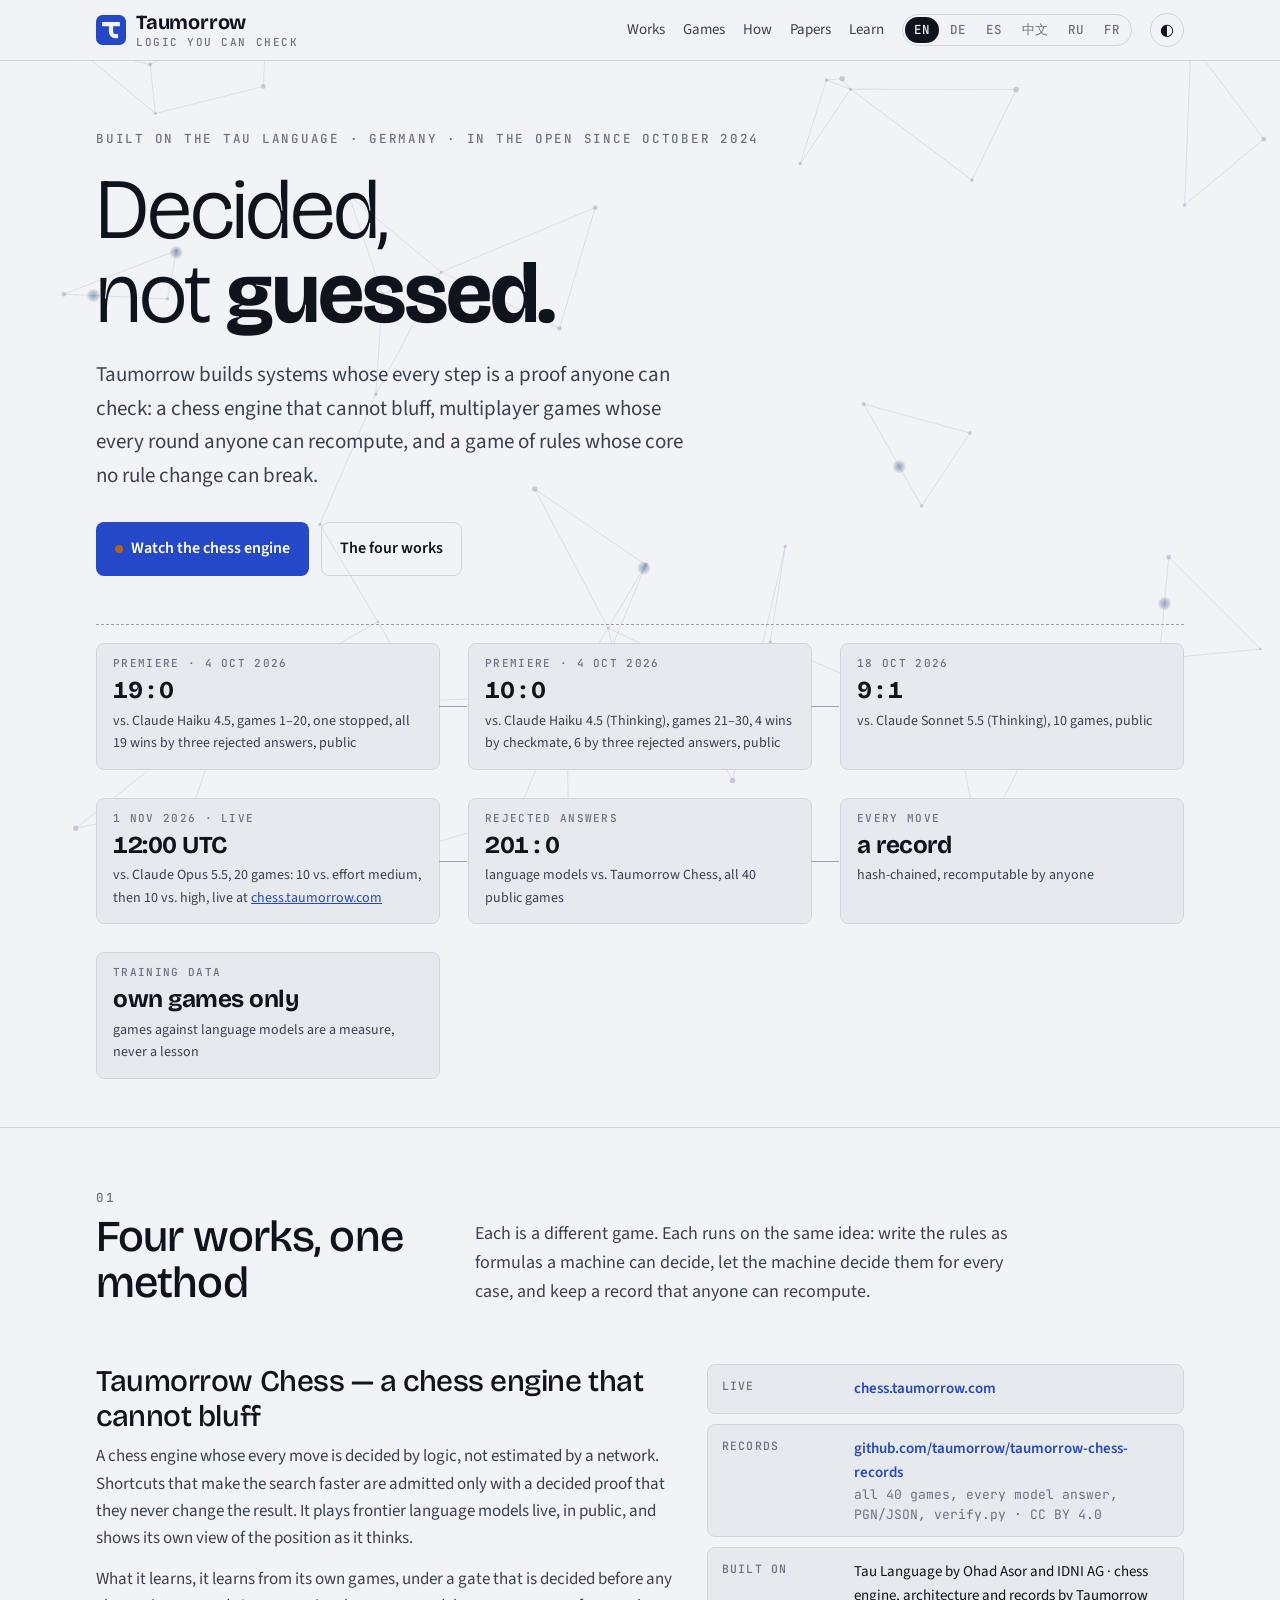
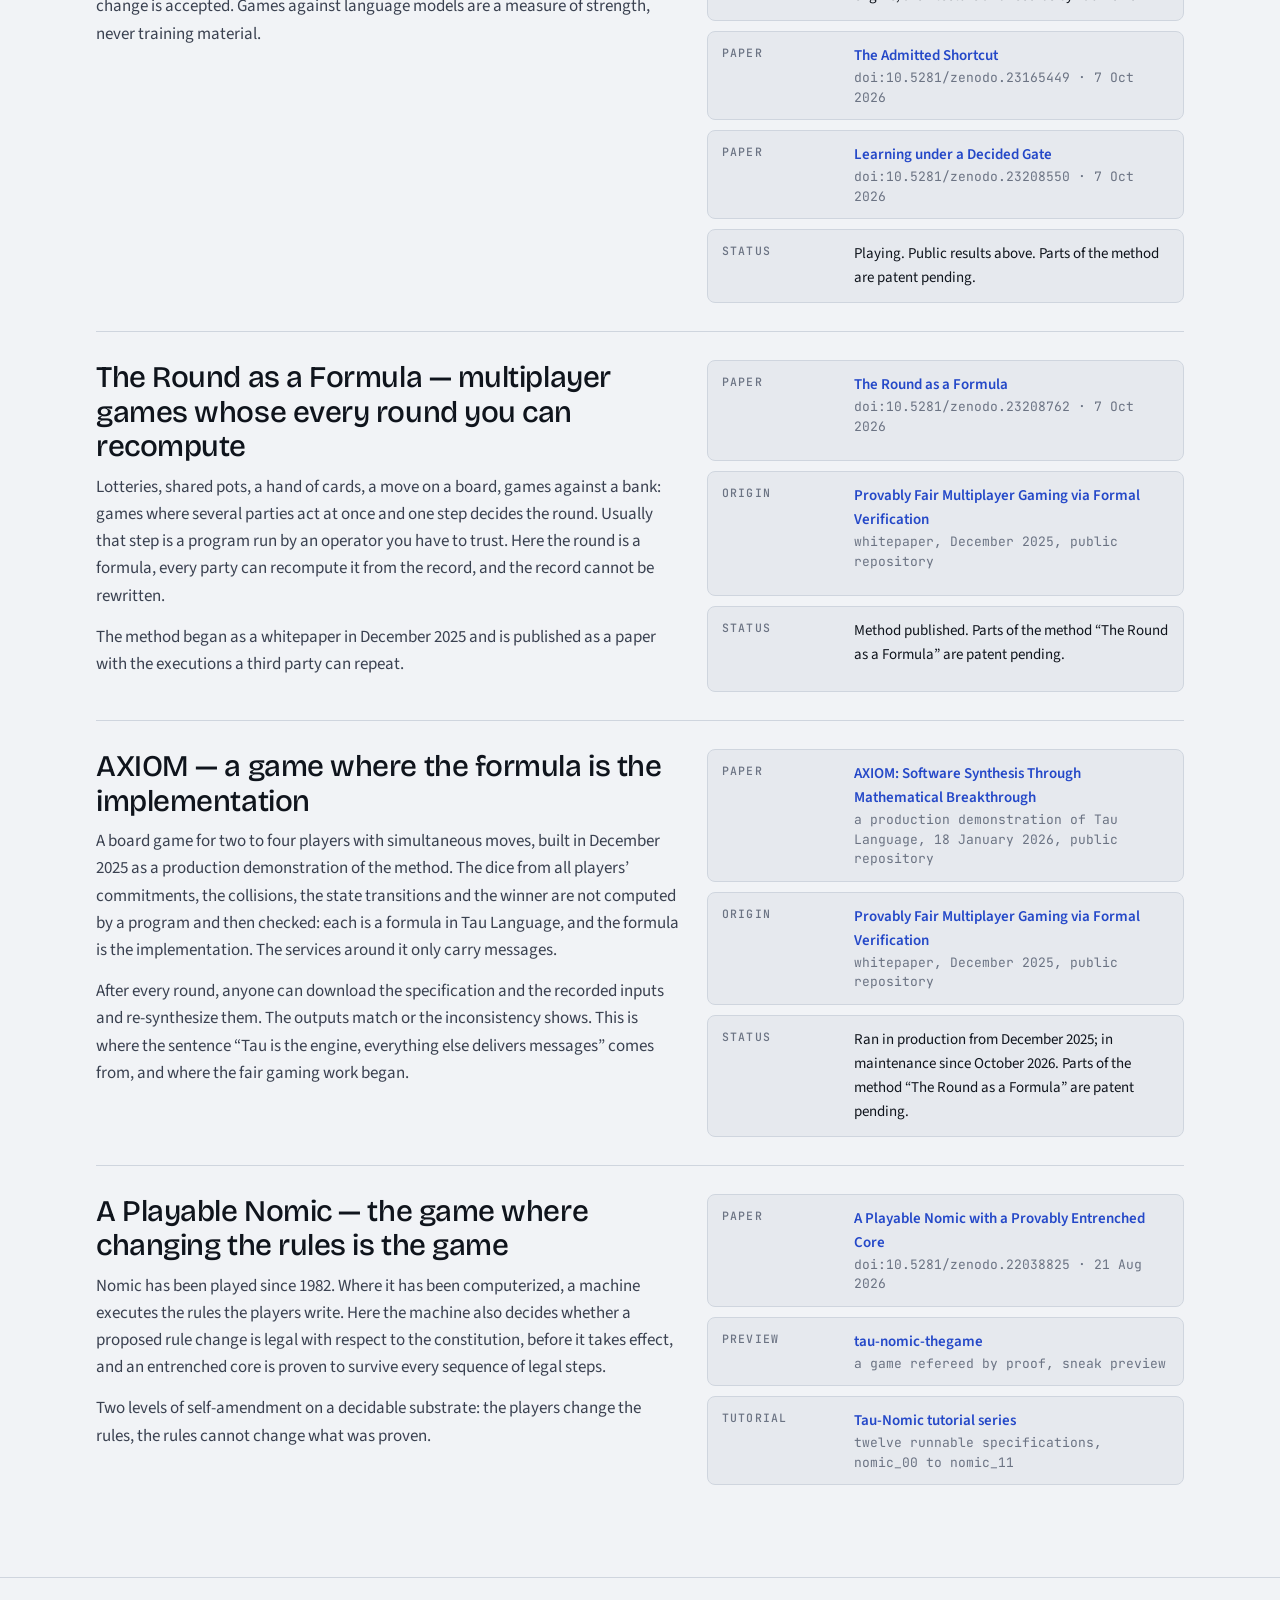
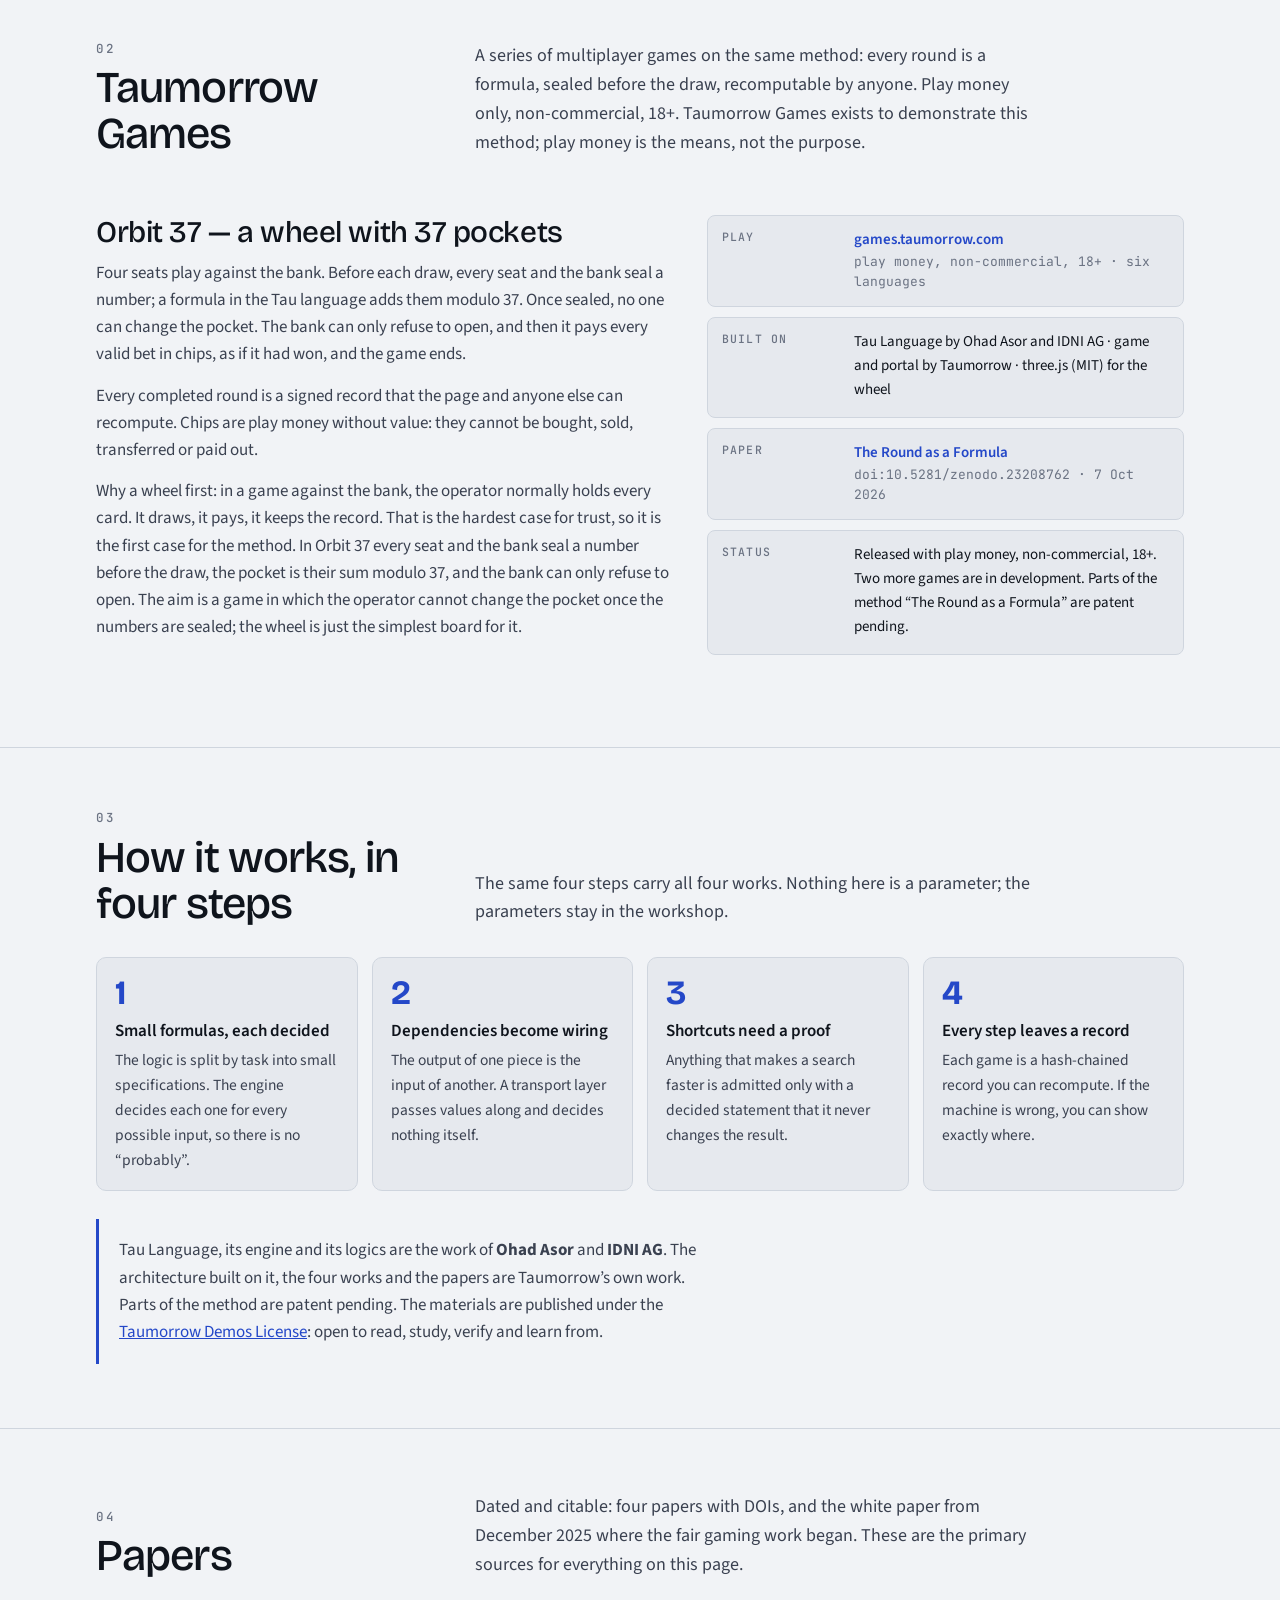
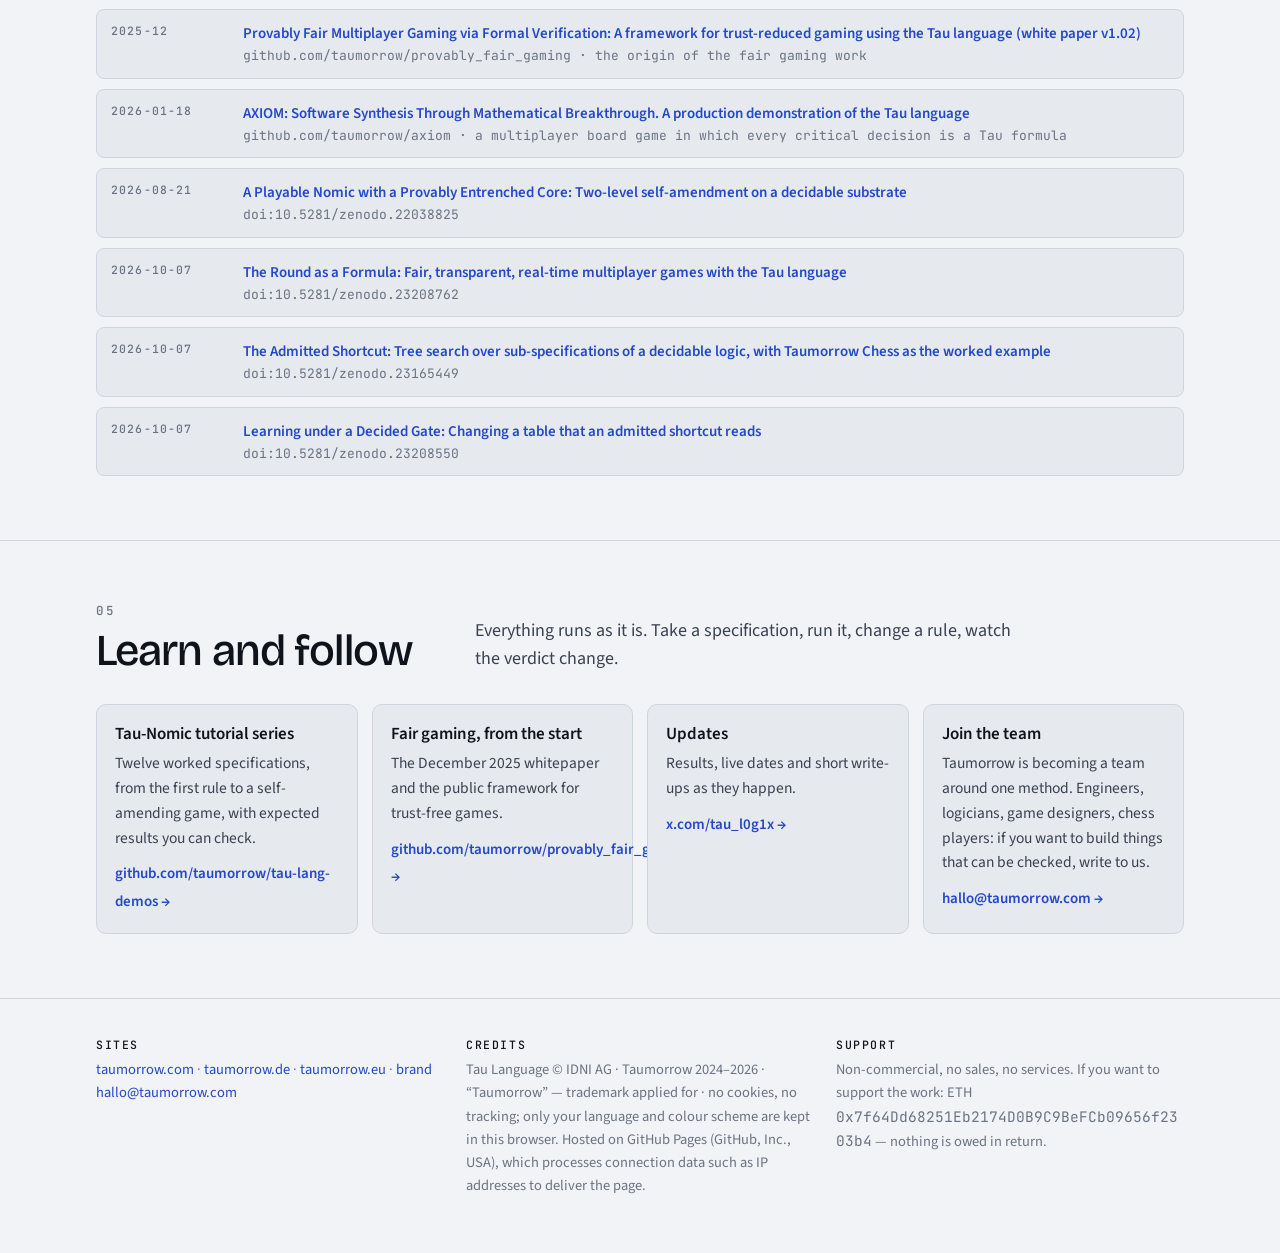
<file: index.html>
<!doctype html>
<html lang="en">
<head>
<meta charset="utf-8">
<meta name="viewport" content="width=device-width, initial-scale=1">
<title>Taumorrow Chess, games whose every round you can recompute, a playable Nomic</title>
<meta name="description" content="Chess engine on the Tau language that cannot bluff (9 : 1 vs Claude Sonnet 5.5), multiplayer games whose every round anyone can recompute, a playable Nomic. Papers with DOIs, in the open since 2024.">
<link rel="canonical" href="https://taumorrow.com/">
<link rel="alternate" hreflang="en" href="https://taumorrow.com/">
<link rel="alternate" hreflang="de" href="https://taumorrow.com/de/">
<link rel="alternate" hreflang="es" href="https://taumorrow.com/es/">
<link rel="alternate" hreflang="zh-Hans" href="https://taumorrow.com/zh/">
<link rel="alternate" hreflang="ru" href="https://taumorrow.com/ru/">
<link rel="alternate" hreflang="fr" href="https://taumorrow.com/fr/">
<link rel="alternate" hreflang="x-default" href="https://taumorrow.com/">
<meta name="color-scheme" content="light dark">
<meta name="theme-color" media="(prefers-color-scheme: light)" content="#f1f3f6">
<meta name="theme-color" media="(prefers-color-scheme: dark)" content="#0d1117">
<meta property="og:type" content="website">
<meta property="og:site_name" content="Taumorrow">
<meta property="og:url" content="https://taumorrow.com/">
<meta property="og:title" content="Taumorrow Chess, games whose every round you can recompute, a playable Nomic">
<meta property="og:description" content="Chess engine on the Tau language that cannot bluff (9 : 1 vs Claude Sonnet 5.5), multiplayer games whose every round anyone can recompute, a playable Nomic. Papers with DOIs, in the open since 2024.">
<meta property="og:image" content="https://taumorrow.com/og.png">
<meta property="og:image:width" content="1200">
<meta property="og:image:height" content="630">
<meta property="og:image:alt" content="Taumorrow — Decided, not guessed.">
<meta property="og:locale" content="en_US">
<meta name="twitter:card" content="summary_large_image">
<meta name="twitter:site" content="@tau_l0g1x">
<meta name="twitter:title" content="Taumorrow Chess, games whose every round you can recompute, a playable Nomic">
<meta name="twitter:description" content="Chess engine on the Tau language that cannot bluff (9 : 1 vs Claude Sonnet 5.5), multiplayer games whose every round anyone can recompute, a playable Nomic. Papers with DOIs, in the open since 2024.">
<meta name="twitter:image" content="https://taumorrow.com/og.png">
<link rel="icon" href="/favicon.svg" type="image/svg+xml">
<link rel="icon" href="/favicon-32.png" sizes="32x32" type="image/png">
<link rel="apple-touch-icon" href="/apple-touch-icon.png">
<link rel="manifest" href="/manifest.webmanifest">
<script type="application/ld+json">{"@context":"https://schema.org","@graph":[{"@type":"Organization","@id":"https://taumorrow.com/#org","name":"Taumorrow","url":"https://taumorrow.com/","logo":"https://taumorrow.com/icon-512.png","email":"hallo@taumorrow.com","sameAs":["https://x.com/tau_l0g1x","https://github.com/taumorrow"]},{"@type":"WebSite","@id":"https://taumorrow.com/#site","url":"https://taumorrow.com/","name":"Taumorrow","publisher":{"@id":"https://taumorrow.com/#org"},"inLanguage":["en","de","es","zh-Hans","ru","fr"]},{"@type":"WebPage","url":"https://taumorrow.com/","name":"Taumorrow Chess, games whose every round you can recompute, a playable Nomic","description":"Chess engine on the Tau language that cannot bluff (9 : 1 vs Claude Sonnet 5.5), multiplayer games whose every round anyone can recompute, a playable Nomic. Papers with DOIs, in the open since 2024.","inLanguage":"en","isPartOf":{"@id":"https://taumorrow.com/#site"},"about":{"@id":"https://taumorrow.com/#org"}},{"@type":"ScholarlyArticle","name":"A Playable Nomic with a Provably Entrenched Core: Two-level self-amendment on a decidable substrate","identifier":"https://doi.org/10.5281/zenodo.22038825","url":"https://doi.org/10.5281/zenodo.22038825","datePublished":"2026-08-21","publisher":{"@type":"Organization","name":"Zenodo"}},{"@type":"ScholarlyArticle","name":"The Round as a Formula: Fair, transparent, real-time multiplayer games with the Tau language","identifier":"https://doi.org/10.5281/zenodo.23208762","url":"https://doi.org/10.5281/zenodo.23208762","datePublished":"2026-10-07","publisher":{"@type":"Organization","name":"Zenodo"}},{"@type":"ScholarlyArticle","name":"The Admitted Shortcut: Tree search over sub-specifications of a decidable logic, with Taumorrow Chess as the worked example","identifier":"https://doi.org/10.5281/zenodo.23165449","url":"https://doi.org/10.5281/zenodo.23165449","datePublished":"2026-10-07","publisher":{"@type":"Organization","name":"Zenodo"}},{"@type":"ScholarlyArticle","name":"Learning under a Decided Gate: Changing a table that an admitted shortcut reads","identifier":"https://doi.org/10.5281/zenodo.23208550","url":"https://doi.org/10.5281/zenodo.23208550","datePublished":"2026-10-07","publisher":{"@type":"Organization","name":"Zenodo"}}]}</script>
<script>try{const t=localStorage.getItem("taumorrow.theme");if(t==="dark"||t==="light")document.documentElement.dataset.theme=t;}catch(_){}</script>
<script>try{var L=["de","es","zh","ru","fr"],l=localStorage.getItem("taumorrow.lang");if(!l)l=((navigator.language||"en").toLowerCase().slice(0,2));if(L.indexOf(l)>=0&&location.pathname==="/")location.replace("/"+l+"/"+location.hash);}catch(_){}</script>
<link rel="stylesheet" href="/fonts/fonts.css">
<style>
:root{
  --paper:#f1f3f6;--paper-2:#e6e9ee;--ink:#0f141c;--ink-2:#3a4150;--mute:#6b7383;--rule:#cfd5de;
  --cobalt:#2448c8;--cobalt-ink:#ffffff;--live:#b2651a;--chain:#9aa3b4;
  --sq:#dfe4ec;
}
@media (prefers-color-scheme: dark){:root:not([data-theme="light"]){
  --paper:#0d1117;--paper-2:#131923;--ink:#e9edf3;--ink-2:#c3cad6;--mute:#8a93a6;--rule:#273040;
  --cobalt:#6f8dff;--cobalt-ink:#0b1020;--live:#e39a4a;--chain:#4b5567;--sq:#161d2a;}}
:root[data-theme="dark"]{
  --paper:#0d1117;--paper-2:#131923;--ink:#e9edf3;--ink-2:#c3cad6;--mute:#8a93a6;--rule:#273040;
  --cobalt:#6f8dff;--cobalt-ink:#0b1020;--live:#e39a4a;--chain:#4b5567;--sq:#161d2a;}
*{box-sizing:border-box}
html{scroll-behavior:smooth}
html,body{overflow-x:hidden}
body{margin:0;background:var(--paper);color:var(--ink);font:400 clamp(15.5px,1.1vw + 11px,17px)/1.6 "Source Sans 3","Noto Sans SC",system-ui,sans-serif;-webkit-font-smoothing:antialiased}
:lang(zh) body,body:lang(zh){font-family:"Noto Sans SC","Source Sans 3",system-ui,sans-serif}
html:lang(th) body{font-family:"Noto Sans Thai","Source Sans 3",system-ui,sans-serif;line-height:1.75}
html:lang(th) h1,html:lang(th) h2,html:lang(th) h3,html:lang(th) .link .v,html:lang(th) .step .n{font-family:"Noto Sans Thai","Bricolage Grotesque",sans-serif;font-weight:700;letter-spacing:0}
html:lang(ru) h1,html:lang(ru) h2,html:lang(ru) h3,html:lang(ru) .link .v{font-family:"Bricolage Grotesque","Source Sans 3",system-ui,sans-serif;letter-spacing:-.01em}
a{color:var(--cobalt)}
a:focus-visible,button:focus-visible{outline:3px solid var(--cobalt);outline-offset:3px;border-radius:3px}
.wrap{max-width:1120px;margin:0 auto;padding:0 16px}
.mono{font-family:"JetBrains Mono",ui-monospace,monospace}
/* header */
header{position:sticky;top:0;z-index:5;background:color-mix(in srgb,var(--paper) 88%,transparent);backdrop-filter:blur(8px);border-bottom:1px solid var(--rule)}
header .wrap{display:flex;align-items:center;justify-content:space-between;gap:12px;min-height:60px;flex-wrap:wrap;padding-top:8px;padding-bottom:8px}
.brand{display:inline-flex;align-items:center;gap:10px;font:700 20px/1 "Bricolage Grotesque",sans-serif;letter-spacing:-.01em;color:var(--ink);text-decoration:none}
.brand .mark{flex:none}
.brand small{display:block;font:500 11px/1 "JetBrains Mono",monospace;color:var(--mute);letter-spacing:.14em;text-transform:uppercase;margin-top:5px}
nav{display:flex;gap:18px;align-items:center;flex-wrap:wrap}
nav a{color:var(--ink-2);text-decoration:none;font-size:15px}
nav a:hover{color:var(--ink)}
.lang{display:flex;gap:2px;border:1px solid var(--rule);border-radius:999px;padding:2px}
.lang button,.lang a{text-decoration:none;border:0;background:transparent;color:var(--mute);font:500 12.5px/1 "JetBrains Mono",monospace;padding:7px 9px;border-radius:999px;cursor:pointer}
.lang button[aria-pressed="true"],.lang a[aria-current="page"]{background:var(--ink);color:var(--paper)}
.theme{border:1px solid var(--rule);background:transparent;color:var(--ink);width:34px;height:34px;border-radius:50%;cursor:pointer;font-size:16px;line-height:1;display:inline-flex;align-items:center;justify-content:center}
.theme:hover{background:var(--paper-2)}
@media (max-width:720px){header .wrap{justify-content:flex-start}nav{width:100%;justify-content:space-between;gap:10px}nav a{font-size:14px}.lang button,.lang a{text-decoration:none;padding:7px 7px;font-size:12px}}
@media (max-width:420px){nav a{font-size:13px}.brand{font-size:18px}}
/* hero with board grid */
.hero{position:relative;padding:72px 0 48px;overflow:hidden;border-bottom:1px solid var(--rule)}
@media (max-width:720px){.hero{padding:44px 0 36px}.btns .btn{flex:1 1 100%;justify-content:center}.chain{margin-top:32px}}
.hero::before{content:"";position:absolute;inset:0;background-image:linear-gradient(var(--sq) 1px,transparent 1px),linear-gradient(90deg,var(--sq) 1px,transparent 1px);background-size:64px 64px;mask-image:linear-gradient(180deg,rgba(0,0,0,.9),transparent 85%);pointer-events:none}
.hero .wrap{position:relative}
.kicker{font:500 12.5px/1 "JetBrains Mono",monospace;letter-spacing:.14em;text-transform:uppercase;color:var(--mute);margin:0 0 22px}
h1{font:300 clamp(40px,7vw,86px)/.98 "Bricolage Grotesque","Noto Sans SC",sans-serif;letter-spacing:-.025em;margin:0 0 22px;max-width:14ch;text-wrap:balance}
h1 b{font-weight:700}
.sub{font-size:clamp(18px,2vw,21px);color:var(--ink-2);max-width:60ch;margin:0 0 30px}
.btns{display:flex;gap:12px;flex-wrap:wrap}
.btn{display:inline-flex;align-items:center;gap:8px;padding:13px 18px;border-radius:8px;text-decoration:none;font-weight:600;font-size:16px;border:1px solid transparent}
.btn.primary{background:var(--cobalt);color:var(--cobalt-ink)}
.btn.ghost{border-color:var(--rule);color:var(--ink)}
.dot{width:8px;height:8px;border-radius:50%;background:var(--live);box-shadow:0 0 0 0 var(--live);animation:pulse 2.4s infinite}
@keyframes pulse{0%{box-shadow:0 0 0 0 color-mix(in srgb,var(--live) 55%,transparent)}70%{box-shadow:0 0 0 9px transparent}100%{box-shadow:0 0 0 0 transparent}}
@media (prefers-reduced-motion:reduce){.dot{animation:none}html{scroll-behavior:auto}}
/* chain strip */
.chain{margin:48px 0 0;padding:18px 0 0;border-top:1px dashed var(--chain)}
.chain .row{display:grid;grid-template-columns:repeat(3,minmax(0,1fr));gap:28px}
.link:nth-child(3n)::after{display:none}
@media (max-width:900px){.chain .row{grid-template-columns:repeat(2,minmax(0,1fr));gap:14px}.link::after{display:none}}
@media (max-width:560px){.chain .row{grid-template-columns:1fr}}
.link{min-width:0;padding:14px 16px;border:1px solid var(--rule);background:var(--paper-2);border-radius:8px;position:relative;overflow-wrap:anywhere}
.link::after{content:"";position:absolute;right:-28px;top:50%;width:28px;height:1px;background:var(--chain)}
.link:last-child::after{display:none}
.link .k{font:500 11px/1 "JetBrains Mono",monospace;letter-spacing:.12em;text-transform:uppercase;color:var(--mute);margin:0 0 8px}
.link .v{font:700 clamp(20px,1.9vw,26px)/1.1 "Bricolage Grotesque","Noto Sans SC",sans-serif;letter-spacing:-.02em;margin:0 0 6px;font-variant-numeric:tabular-nums}
.link .d{font-size:14px;color:var(--ink-2);margin:0}
.link .h{font:400 11.5px/1.4 "JetBrains Mono",monospace;color:var(--mute);margin:8px 0 0;word-break:break-all}
/* sections */
section{padding:64px 0;border-bottom:1px solid var(--rule)}
@media (max-width:720px){section{padding:44px 0}}
.sec-head{display:grid;grid-template-columns:1fr 2fr;gap:24px;align-items:end;margin-bottom:30px}
@media (max-width:860px){.sec-head{grid-template-columns:1fr}}
.num{font:500 12.5px/1 "JetBrains Mono",monospace;letter-spacing:.14em;text-transform:uppercase;color:var(--mute);margin:0 0 10px}
h2{font:500 clamp(28px,3.6vw,44px)/1.05 "Bricolage Grotesque","Noto Sans SC",sans-serif;letter-spacing:-.02em;margin:0}
.lead{color:var(--ink-2);font-size:18px;margin:0;max-width:62ch}
/* chapters */
.chapter{display:grid;grid-template-columns:1.1fr .9fr;gap:28px;padding:28px 0;border-top:1px solid var(--rule)}
.chapter:first-of-type{border-top:0}
@media (max-width:860px){.chapter{grid-template-columns:1fr}}
.chapter h3{font:500 clamp(22px,2.4vw,30px)/1.15 "Bricolage Grotesque","Noto Sans SC",sans-serif;letter-spacing:-.015em;margin:0 0 10px}
.chapter p{margin:0 0 14px;color:var(--ink-2)}
.facts{list-style:none;margin:0;padding:0;display:grid;gap:10px}
.facts li{display:grid;grid-template-columns:120px 1fr;gap:12px;padding:12px 14px;border:1px solid var(--rule);border-radius:8px;background:var(--paper-2)}
@media (max-width:560px){.facts li{grid-template-columns:1fr;gap:4px}}
.facts .v a{overflow-wrap:anywhere}
.facts .k{font:500 11.5px/1.5 "JetBrains Mono",monospace;letter-spacing:.1em;text-transform:uppercase;color:var(--mute)}
.facts .v{font-size:15px}
.facts a{text-decoration:none;font-weight:600}
.facts .doi{font:400 13px/1.5 "JetBrains Mono",monospace;color:var(--mute);display:block}
/* how */
.steps{display:grid;grid-template-columns:repeat(auto-fit,minmax(240px,1fr));gap:14px}
.step{padding:18px;border:1px solid var(--rule);border-radius:10px;background:var(--paper-2)}
.step .n{font:700 34px/1 "Bricolage Grotesque",sans-serif;color:var(--cobalt);margin:0 0 10px;letter-spacing:-.03em}
.step h4{margin:0 0 6px;font:600 17px/1.3 "Source Sans 3","Noto Sans SC",sans-serif}
.step p{margin:0;color:var(--ink-2);font-size:15.5px}
.credit{margin:28px 0 0;padding:18px 20px;border-left:3px solid var(--cobalt);color:var(--ink-2);max-width:78ch}
/* learn */
.cards{display:grid;grid-template-columns:repeat(auto-fit,minmax(260px,1fr));gap:14px}
.card{padding:18px;border:1px solid var(--rule);border-radius:10px;background:var(--paper-2)}
.card h4{margin:0 0 6px;font:600 17px/1.3 "Source Sans 3","Noto Sans SC",sans-serif}
.card p{margin:0 0 10px;color:var(--ink-2);font-size:15.5px}
.card a{text-decoration:none;font-weight:600;font-size:15px}
/* footer */
footer{padding:40px 0 56px;color:var(--mute);font-size:14.5px}
footer .cols{display:grid;grid-template-columns:repeat(auto-fit,minmax(220px,1fr));gap:22px;overflow-wrap:anywhere}
footer h5{margin:0 0 8px;font:500 11.5px/1 "JetBrains Mono",monospace;letter-spacing:.14em;text-transform:uppercase;color:var(--ink)}
footer a{text-decoration:none}
.todo{border:1px dashed var(--chain);border-radius:8px;padding:10px 12px;font-size:13.5px}
.sr{position:absolute;left:-9999px}
#net{position:fixed;inset:0;z-index:-1;width:100%;height:100%;pointer-events:none;opacity:.9}
main,header,footer{position:relative}
.hero::before{display:none}
</style>
</head>
<body>
<canvas id="net" aria-hidden="true"></canvas>
<header><div class="wrap">
  <a class="brand" href="#top"><svg class="mark" viewBox="0 0 64 64" width="30" height="30" aria-hidden="true" focusable="false"><rect width="64" height="64" rx="14" fill="var(--cobalt)"/><path d="M13 15H51V24H36.5V36A4.5 4.5 0 0 0 41 40.5H47V49.5H41A13.5 13.5 0 0 1 27.5 36V24H13Z" fill="var(--paper)"/></svg><span>Taumorrow<small>Logic you can check</small></span></a>
  <nav aria-label="Sections">
    <a href="#works">Works</a><a href="#games">Games</a><a href="#how">How</a><a href="#papers">Papers</a><a href="#learn">Learn</a>
    <div class="lang" role="group" aria-label="Language"><a href="/" hreflang="en" lang="en" aria-current="page">EN</a><a href="/de/" hreflang="de" lang="de">DE</a><a href="/es/" hreflang="es" lang="es">ES</a><a href="/zh/" hreflang="zh-Hans" lang="zh-Hans">中文</a><a href="/ru/" hreflang="ru" lang="ru">RU</a><a href="/fr/" hreflang="fr" lang="fr">FR</a></div>
    <button class="theme" id="theme" type="button" aria-label="Toggle colour scheme" title="Light / dark"><span aria-hidden="true">◐</span></button>
  </nav>
</div></header>

<main id="top">
<section class="hero"><div class="wrap">
  <p class="kicker">Built on the Tau language · Germany · in the open since October 2024</p>
  <h1>Decided,<br>not <b>guessed.</b></h1>
  <p class="sub">Taumorrow builds systems whose every step is a proof anyone can check: a chess engine that cannot bluff, multiplayer games whose every round anyone can recompute, and a game of rules whose core no rule change can break.</p>
  <div class="btns">
    <a class="btn primary" href="https://chess.taumorrow.com/"><span class="dot" aria-hidden="true"></span><span>Watch the chess engine</span></a>
    <a class="btn ghost" href="#works">The four works</a>
  </div>
  <div class="chain" aria-label="Record">
    <div class="row">
      <div class="link"><p class="k">Premiere · 4 Oct 2026</p><p class="v">19 : 0</p><p class="d">vs. Claude Haiku 4.5, games 1–20, one stopped, all 19 wins by three rejected answers, public</p></div>
      <div class="link"><p class="k">Premiere · 4 Oct 2026</p><p class="v">10 : 0</p><p class="d">vs. Claude Haiku 4.5 (Thinking), games 21–30, 4 wins by checkmate, 6 by three rejected answers, public</p></div>
      <div class="link"><p class="k">18 Oct 2026</p><p class="v">9 : 1</p><p class="d">vs. Claude Sonnet 5.5 (Thinking), 10 games, public</p></div>
      <div class="link"><p class="k">1 Nov 2026 · live</p><p class="v">12:00 UTC</p><p class="d">vs. Claude Opus 5.5, 20 games: 10 vs. effort medium, then 10 vs. high, live at <a href="https://chess.taumorrow.com/">chess.taumorrow.com</a></p></div>
      <div class="link"><p class="k">Rejected answers</p><p class="v">201 : 0</p><p class="d">language models vs. Taumorrow Chess, all 40 public games</p></div>
      <div class="link"><p class="k">Every move</p><p class="v">a record</p><p class="d">hash-chained, recomputable by anyone</p></div>
      <div class="link"><p class="k">Training data</p><p class="v">own games only</p><p class="d">games against language models are a measure, never a lesson</p></div>
    </div>
  </div>
</div></section>

<section id="works"><div class="wrap">
  <div class="sec-head"><div><p class="num">01</p><h2>Four works, one method</h2></div><p class="lead">Each is a different game. Each runs on the same idea: write the rules as formulas a machine can decide, let the machine decide them for every case, and keep a record that anyone can recompute.</p></div>

  <article class="chapter">
    <div><h3>Taumorrow Chess — a chess engine that cannot bluff</h3>
      <p>A chess engine whose every move is decided by logic, not estimated by a network. Shortcuts that make the search faster are admitted only with a decided proof that they never change the result. It plays frontier language models live, in public, and shows its own view of the position as it thinks.</p>
      <p>What it learns, it learns from its own games, under a gate that is decided before any change is accepted. Games against language models are a measure of strength, never training material.</p></div>
    <ul class="facts">
      <li><span class="k">Live</span><span class="v"><a href="https://chess.taumorrow.com/">chess.taumorrow.com</a></span></li>
      <li><span class="k">Records</span><span class="v"><a href="https://github.com/taumorrow/taumorrow-chess-records">github.com/taumorrow/taumorrow-chess-records</a><span class="doi">all 40 games, every model answer, PGN/JSON, verify.py · CC BY 4.0</span></span></li>
      <li><span class="k">Built on</span><span class="v">Tau Language by Ohad Asor and IDNI AG · chess engine, architecture and records by Taumorrow</span></li>
      <li><span class="k">Paper</span><span class="v"><a href="https://doi.org/10.5281/zenodo.23165449">The Admitted Shortcut</a><span class="doi">doi:10.5281/zenodo.23165449 · 7 Oct 2026</span></span></li>
      <li><span class="k">Paper</span><span class="v"><a href="https://doi.org/10.5281/zenodo.23208550">Learning under a Decided Gate</a><span class="doi">doi:10.5281/zenodo.23208550 · 7 Oct 2026</span></span></li>
      <li><span class="k">Status</span><span class="v">Playing. Public results above. Parts of the method are patent pending.</span></li>
    </ul>
  </article>

  <article class="chapter">
    <div><h3>The Round as a Formula — multiplayer games whose every round you can recompute</h3>
      <p>Lotteries, shared pots, a hand of cards, a move on a board, games against a bank: games where several parties act at once and one step decides the round. Usually that step is a program run by an operator you have to trust. Here the round is a formula, every party can recompute it from the record, and the record cannot be rewritten.</p>
      <p>The method began as a whitepaper in December 2025 and is published as a paper with the executions a third party can repeat.</p></div>
    <ul class="facts">
      <li><span class="k">Paper</span><span class="v"><a href="https://doi.org/10.5281/zenodo.23208762">The Round as a Formula</a><span class="doi">doi:10.5281/zenodo.23208762 · 7 Oct 2026</span></span></li>
      <li><span class="k">Origin</span><span class="v"><a href="https://github.com/taumorrow/provably_fair_gaming">Provably Fair Multiplayer Gaming via Formal Verification</a><span class="doi">whitepaper, December 2025, public repository</span></span></li>
      <li><span class="k">Status</span><span class="v">Method published. Parts of the method “The Round as a Formula” are patent pending.</span></li>
    </ul>
  </article>

  <article class="chapter">
    <div><h3>AXIOM — a game where the formula is the implementation</h3>
      <p>A board game for two to four players with simultaneous moves, built in December 2025 as a production demonstration of the method. The dice from all players’ commitments, the collisions, the state transitions and the winner are not computed by a program and then checked: each is a formula in Tau Language, and the formula is the implementation. The services around it only carry messages.</p>
      <p>After every round, anyone can download the specification and the recorded inputs and re-synthesize them. The outputs match or the inconsistency shows. This is where the sentence “Tau is the engine, everything else delivers messages” comes from, and where the fair gaming work began.</p></div>
    <ul class="facts">
      <li><span class="k">Paper</span><span class="v"><a href="https://github.com/taumorrow/axiom/blob/master/AXIOM.md">AXIOM: Software Synthesis Through Mathematical Breakthrough</a><span class="doi">a production demonstration of Tau Language, 18 January 2026, public repository</span></span></li>
      <li><span class="k">Origin</span><span class="v"><a href="https://github.com/taumorrow/provably_fair_gaming">Provably Fair Multiplayer Gaming via Formal Verification</a><span class="doi">whitepaper, December 2025, public repository</span></span></li>
      <li><span class="k">Status</span><span class="v">Ran in production from December 2025; in maintenance since October 2026. Parts of the method “The Round as a Formula” are patent pending.</span></li>
    </ul>
  </article>

  <article class="chapter">
    <div><h3>A Playable Nomic — the game where changing the rules is the game</h3>
      <p>Nomic has been played since 1982. Where it has been computerized, a machine executes the rules the players write. Here the machine also decides whether a proposed rule change is legal with respect to the constitution, before it takes effect, and an entrenched core is proven to survive every sequence of legal steps.</p>
      <p>Two levels of self-amendment on a decidable substrate: the players change the rules, the rules cannot change what was proven.</p></div>
    <ul class="facts">
      <li><span class="k">Paper</span><span class="v"><a href="https://doi.org/10.5281/zenodo.22038825">A Playable Nomic with a Provably Entrenched Core</a><span class="doi">doi:10.5281/zenodo.22038825 · 21 Aug 2026</span></span></li>
      <li><span class="k">Preview</span><span class="v"><a href="https://github.com/taumorrow/tau-nomic-thegame">tau-nomic-thegame</a><span class="doi">a game refereed by proof, sneak preview</span></span></li>
      <li><span class="k">Tutorial</span><span class="v"><a href="https://github.com/taumorrow/tau-lang-demos">Tau-Nomic tutorial series</a><span class="doi">twelve runnable specifications, nomic_00 to nomic_11</span></span></li>
    </ul>
  </article>
</div></section>

<section id="games"><div class="wrap">
  <div class="sec-head"><div><p class="num">02</p><h2>Taumorrow Games</h2></div><p class="lead">A series of multiplayer games on the same method: every round is a formula, sealed before the draw, recomputable by anyone. Play money only, non-commercial, 18+. Taumorrow Games exists to demonstrate this method; play money is the means, not the purpose.</p></div>

  <article class="chapter">
    <div><h3>Orbit 37 — a wheel with 37 pockets</h3>
      <p>Four seats play against the bank. Before each draw, every seat and the bank seal a number; a formula in the Tau language adds them modulo 37. Once sealed, no one can change the pocket. The bank can only refuse to open, and then it pays every valid bet in chips, as if it had won, and the game ends.</p>
      <p>Every completed round is a signed record that the page and anyone else can recompute. Chips are play money without value: they cannot be bought, sold, transferred or paid out.</p>
      <p>Why a wheel first: in a game against the bank, the operator normally holds every card. It draws, it pays, it keeps the record. That is the hardest case for trust, so it is the first case for the method. In Orbit 37 every seat and the bank seal a number before the draw, the pocket is their sum modulo 37, and the bank can only refuse to open. The aim is a game in which the operator cannot change the pocket once the numbers are sealed; the wheel is just the simplest board for it.</p></div>
    <ul class="facts">
      <li><span class="k">Play</span><span class="v"><a href="https://games.taumorrow.com/">games.taumorrow.com</a><span class="doi">play money, non-commercial, 18+ · six languages</span></span></li>
      <li><span class="k">Built on</span><span class="v">Tau Language by Ohad Asor and IDNI AG · game and portal by Taumorrow · three.js (MIT) for the wheel</span></li>
      <li><span class="k">Paper</span><span class="v"><a href="https://doi.org/10.5281/zenodo.23208762">The Round as a Formula</a><span class="doi">doi:10.5281/zenodo.23208762 · 7 Oct 2026</span></span></li>
      <li><span class="k">Status</span><span class="v">Released with play money, non-commercial, 18+. Two more games are in development. Parts of the method “The Round as a Formula” are patent pending.</span></li>
    </ul>
  </article>
</div></section>

<section id="how"><div class="wrap">
  <div class="sec-head"><div><p class="num">03</p><h2>How it works, in four steps</h2></div><p class="lead">The same four steps carry all four works. Nothing here is a parameter; the parameters stay in the workshop.</p></div>
  <div class="steps">
    <div class="step"><p class="n">1</p><h4>Small formulas, each decided</h4><p>The logic is split by task into small specifications. The engine decides each one for every possible input, so there is no “probably”.</p></div>
    <div class="step"><p class="n">2</p><h4>Dependencies become wiring</h4><p>The output of one piece is the input of another. A transport layer passes values along and decides nothing itself.</p></div>
    <div class="step"><p class="n">3</p><h4>Shortcuts need a proof</h4><p>Anything that makes a search faster is admitted only with a decided statement that it never changes the result.</p></div>
    <div class="step"><p class="n">4</p><h4>Every step leaves a record</h4><p>Each game is a hash-chained record you can recompute. If the machine is wrong, you can show exactly where.</p></div>
  </div>
  <p class="credit">Tau Language, its engine and its logics are the work of <b>Ohad Asor</b> and <b>IDNI AG</b>. The architecture built on it, the four works and the papers are Taumorrow’s own work. Parts of the method are patent pending. The materials are published under the <a href="https://github.com/taumorrow/tau-lang-demos/blob/main/LICENSE">Taumorrow Demos License</a>: open to read, study, verify and learn from.</p>
</div></section>

<section id="papers"><div class="wrap">
  <div class="sec-head"><div><p class="num">04</p><h2>Papers</h2></div><p class="lead">Dated and citable: four papers with DOIs, and the white paper from December 2025 where the fair gaming work began. These are the primary sources for everything on this page.</p></div>
  <ul class="facts">
    <li><span class="k mono">2025-12</span><span class="v"><a href="https://github.com/taumorrow/provably_fair_gaming/blob/master/PROVABLY_FAIR_GAMING_WHITEPAPER.MD">Provably Fair Multiplayer Gaming via Formal Verification: A framework for trust-reduced gaming using the Tau language (white paper v1.02)</a><span class="doi">github.com/taumorrow/provably_fair_gaming · the origin of the fair gaming work</span></span></li>
    <li><span class="k mono">2026-01-18</span><span class="v"><a href="https://github.com/taumorrow/axiom/blob/master/AXIOM.md">AXIOM: Software Synthesis Through Mathematical Breakthrough. A production demonstration of the Tau language</a><span class="doi">github.com/taumorrow/axiom · a multiplayer board game in which every critical decision is a Tau formula</span></span></li>
    <li><span class="k mono">2026-08-21</span><span class="v"><a href="https://doi.org/10.5281/zenodo.22038825">A Playable Nomic with a Provably Entrenched Core: Two-level self-amendment on a decidable substrate</a><span class="doi">doi:10.5281/zenodo.22038825</span></span></li>
    <li><span class="k mono">2026-10-07</span><span class="v"><a href="https://doi.org/10.5281/zenodo.23208762">The Round as a Formula: Fair, transparent, real-time multiplayer games with the Tau language</a><span class="doi">doi:10.5281/zenodo.23208762</span></span></li>
    <li><span class="k mono">2026-10-07</span><span class="v"><a href="https://doi.org/10.5281/zenodo.23165449">The Admitted Shortcut: Tree search over sub-specifications of a decidable logic, with Taumorrow Chess as the worked example</a><span class="doi">doi:10.5281/zenodo.23165449</span></span></li>
    <li><span class="k mono">2026-10-07</span><span class="v"><a href="https://doi.org/10.5281/zenodo.23208550">Learning under a Decided Gate: Changing a table that an admitted shortcut reads</a><span class="doi">doi:10.5281/zenodo.23208550</span></span></li>
  </ul>
</div></section>

<section id="learn"><div class="wrap">
  <div class="sec-head"><div><p class="num">05</p><h2>Learn and follow</h2></div><p class="lead">Everything runs as it is. Take a specification, run it, change a rule, watch the verdict change.</p></div>
  <div class="cards">
    <div class="card"><h4>Tau-Nomic tutorial series</h4><p>Twelve worked specifications, from the first rule to a self-amending game, with expected results you can check.</p><a href="https://github.com/taumorrow/tau-lang-demos">github.com/taumorrow/tau-lang-demos →</a></div>
    <div class="card"><h4>Fair gaming, from the start</h4><p>The December 2025 whitepaper and the public framework for trust-free games.</p><a href="https://github.com/taumorrow/provably_fair_gaming">github.com/taumorrow/provably_fair_gaming →</a></div>
    <div class="card"><h4>Updates</h4><p>Results, live dates and short write-ups as they happen.</p><a href="https://x.com/tau_l0g1x">x.com/tau_l0g1x →</a></div>
    <div class="card"><h4>Join the team</h4><p>Taumorrow is becoming a team around one method. Engineers, logicians, game designers, chess players: if you want to build things that can be checked, write to us.</p><a href="mailto:hallo@taumorrow.com">hallo@taumorrow.com →</a></div>
  </div>
</div></section>
</main>

<footer><div class="wrap">
  <div class="cols">
    <div><h5>Sites</h5><a href="https://taumorrow.com">taumorrow.com</a> · <a href="https://taumorrow.de">taumorrow.de</a> · <a href="https://taumorrow.eu">taumorrow.eu</a> · <a href="/brand/">brand</a><br><a href="mailto:hallo@taumorrow.com">hallo@taumorrow.com</a></div>
    <div><h5>Credits</h5><span>Tau Language © IDNI AG · Taumorrow 2024–2026 · “Taumorrow” — trademark applied for · no cookies, no tracking; only your language and colour scheme are kept in this browser. Hosted on GitHub Pages (GitHub, Inc., USA), which processes connection data such as IP addresses to deliver the page.</span></div>
    <div><h5>Support</h5><span>Non-commercial, no sales, no services. If you want to support the work: ETH <code class="mono">0x7f64Dd68251Eb2174D0B9C9BeFCb09656f2303b4</code> — nothing is owed in return.</span></div>
  </div>
</div></footer>


<script>
// Background: a wiring lattice. Nodes are small formulas, edges are dependencies, pulses are values travelling along the wiring.
(function(){
  const c=document.getElementById('net'); if(!c) return;
  const reduce=matchMedia('(prefers-reduced-motion: reduce)').matches;
  const ctx=c.getContext('2d'); let W=0,H=0,DPR=1,nodes=[],edges=[],pulses=[],raf=0,last=0;
  function css(v){return getComputedStyle(document.documentElement).getPropertyValue(v).trim();}
  function col(){return {ink:css('--ink'),cobalt:css('--cobalt'),chain:css('--chain'),live:css('--live')};}
  function resize(){
    DPR=Math.min(1.5,devicePixelRatio||1); W=innerWidth; H=innerHeight;
    c.width=W*DPR; c.height=H*DPR; c.style.width=W+'px'; c.style.height=H+'px'; ctx.setTransform(DPR,0,0,DPR,0,0);
    build();
  }
  function build(){
    const n=Math.round(Math.min(90,Math.max(36,(W*H)/22000)));
    nodes=[]; for(let i=0;i<n;i++) nodes.push({x:Math.random()*W,y:Math.random()*H,vx:(Math.random()-.5)*.08,vy:(Math.random()-.5)*.08,r:1.2+Math.random()*1.6});
    edges=[]; for(let i=0;i<n;i++){const d=[];for(let j=0;j<n;j++) if(i!==j) d.push([Math.hypot(nodes[i].x-nodes[j].x,nodes[i].y-nodes[j].y),j]); d.sort((a,b)=>a[0]-b[0]); for(let k=0;k<2;k++){const j=d[k][1]; if(!edges.some(e=>(e[0]===j&&e[1]===i))) edges.push([i,j]);}}
    pulses=[]; for(let k=0;k<Math.max(4,edges.length/9);k++) pulses.push({e:Math.floor(Math.random()*edges.length),t:Math.random(),s:.0005+Math.random()*.0008});
  }
  function draw(ts){
    const k=col(); const dt=Math.min(40,ts-last||16); last=ts;
    ctx.clearRect(0,0,W,H);
    if(!reduce){ for(const p of nodes){ p.x+=p.vx*dt; p.y+=p.vy*dt; if(p.x<-20)p.x=W+20; if(p.x>W+20)p.x=-20; if(p.y<-20)p.y=H+20; if(p.y>H+20)p.y=-20; } }
    ctx.lineWidth=1; ctx.strokeStyle=k.chain; ctx.globalAlpha=.28;
    ctx.beginPath(); for(const [i,j] of edges){ const a=nodes[i],b=nodes[j]; if(Math.hypot(a.x-b.x,a.y-b.y)>Math.min(W,H)*.45) continue; ctx.moveTo(a.x,a.y); ctx.lineTo(b.x,b.y);} ctx.stroke();
    ctx.globalAlpha=.55; ctx.fillStyle=k.chain; for(const p of nodes){ ctx.beginPath(); ctx.arc(p.x,p.y,p.r,0,6.283); ctx.fill(); }
    const dark=(document.documentElement.dataset.theme||(matchMedia('(prefers-color-scheme: dark)').matches?'dark':'light'))==='dark';
    ctx.globalAlpha=dark?.9:.5;
    for(const q of pulses){ const [i,j]=edges[q.e]; const a=nodes[i],b=nodes[j]; if(!reduce){ q.t+=q.s*dt; if(q.t>1){q.t=0;q.e=Math.floor(Math.random()*edges.length);} }
      const x=a.x+(b.x-a.x)*q.t, y=a.y+(b.y-a.y)*q.t; const r=dark?9:7; const g=ctx.createRadialGradient(x,y,0,x,y,r); g.addColorStop(0,k.cobalt); g.addColorStop(1,'rgba(0,0,0,0)'); ctx.fillStyle=g; ctx.beginPath(); ctx.arc(x,y,r,0,6.283); ctx.fill(); }
    ctx.globalAlpha=1;
    if(!reduce && !document.hidden) raf=requestAnimationFrame(draw);
  }
  addEventListener('resize',()=>{cancelAnimationFrame(raf);resize();raf=requestAnimationFrame(draw);});
  document.addEventListener('visibilitychange',()=>{ if(!document.hidden && !reduce){cancelAnimationFrame(raf);raf=requestAnimationFrame(draw);} });
  resize(); raf=requestAnimationFrame(draw);
  // colour scheme toggle: system → explicit light/dark, remembered in this browser
  const root=document.documentElement, btn=document.getElementById('theme');
  function cur(){return root.dataset.theme||(matchMedia('(prefers-color-scheme: dark)').matches?'dark':'light');}
  function setTheme(t){root.dataset.theme=t;try{localStorage.setItem('taumorrow.theme',t);}catch(_){}}
  try{const t=localStorage.getItem('taumorrow.theme'); if(t==="dark"||t==="light") root.dataset.theme=t;}catch(_){}
  if(btn) btn.addEventListener('click',()=>setTheme(cur()==='dark'?'light':'dark'));
})();
</script>
<script>document.querySelectorAll(".lang a").forEach(function(a){a.addEventListener("click",function(){try{localStorage.setItem("taumorrow.lang",a.getAttribute("lang").slice(0,2));}catch(_){}});});</script>
</body>
</html>
</file>
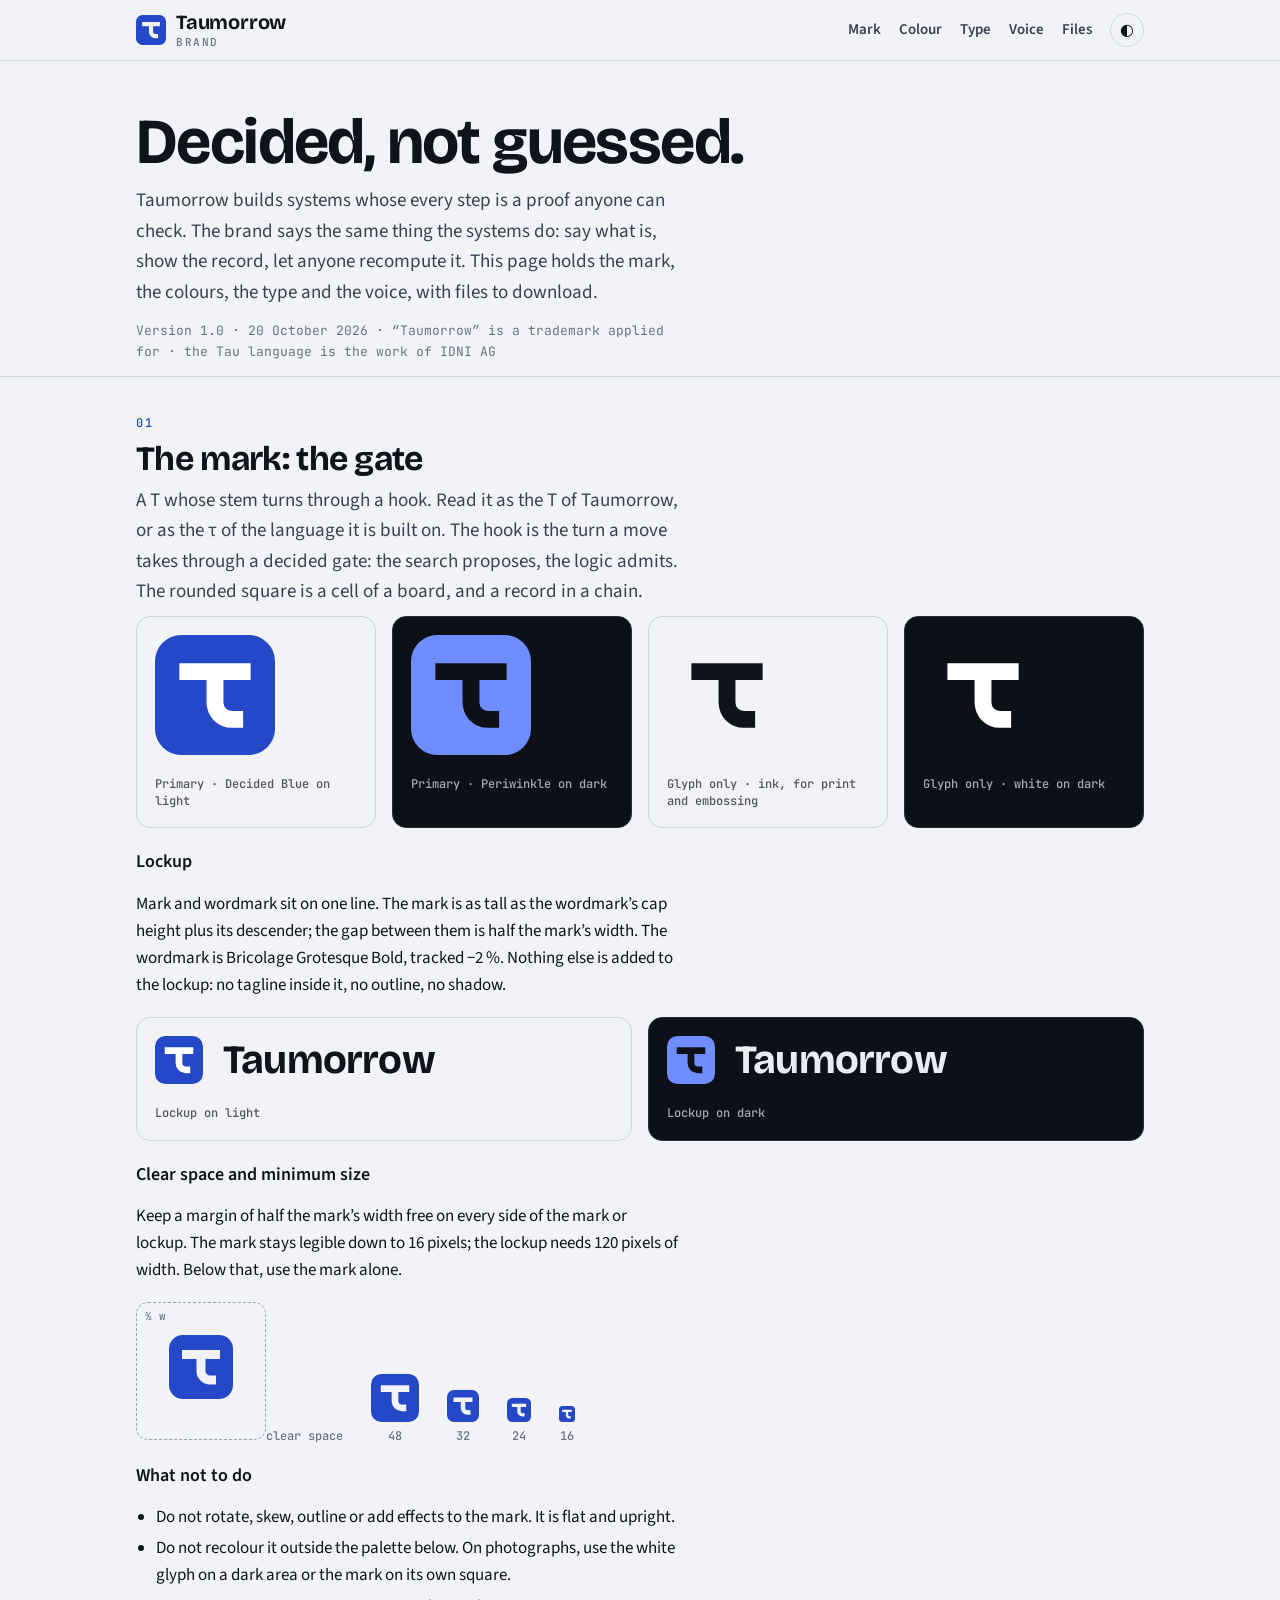
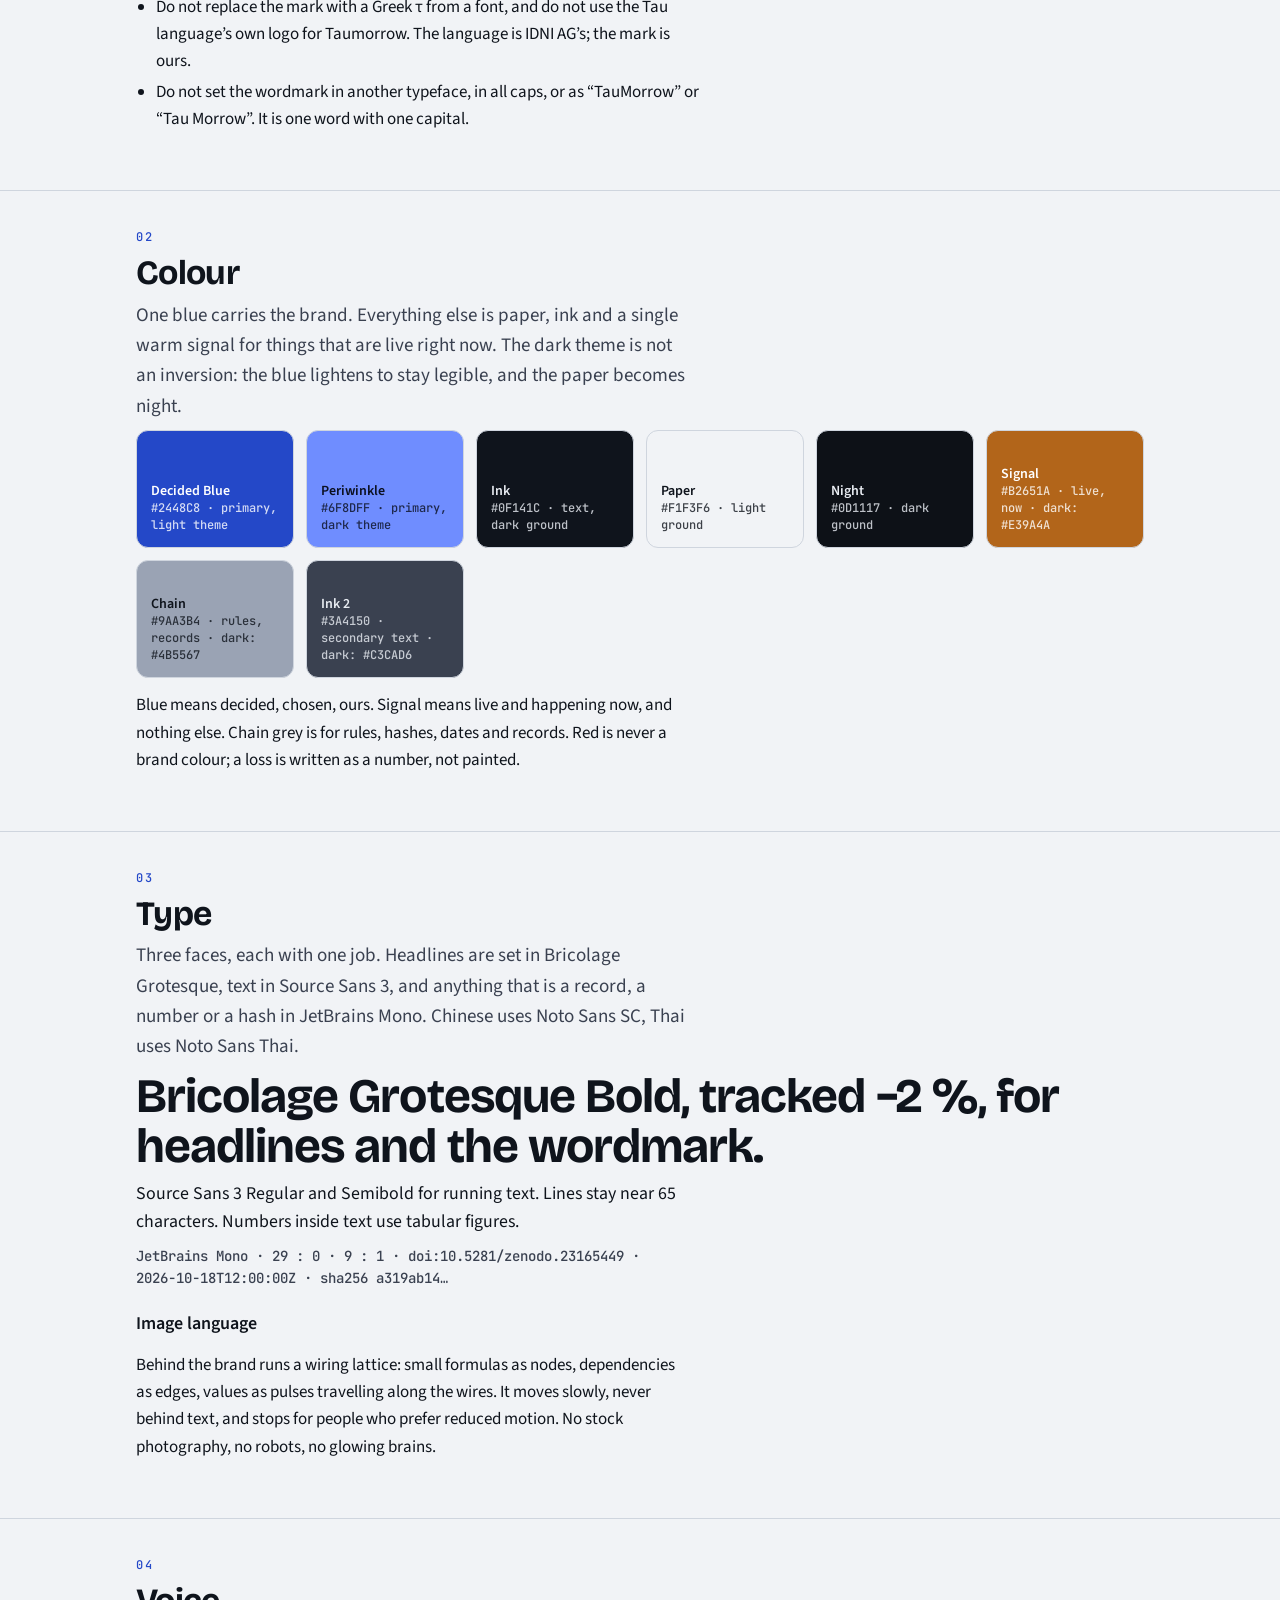
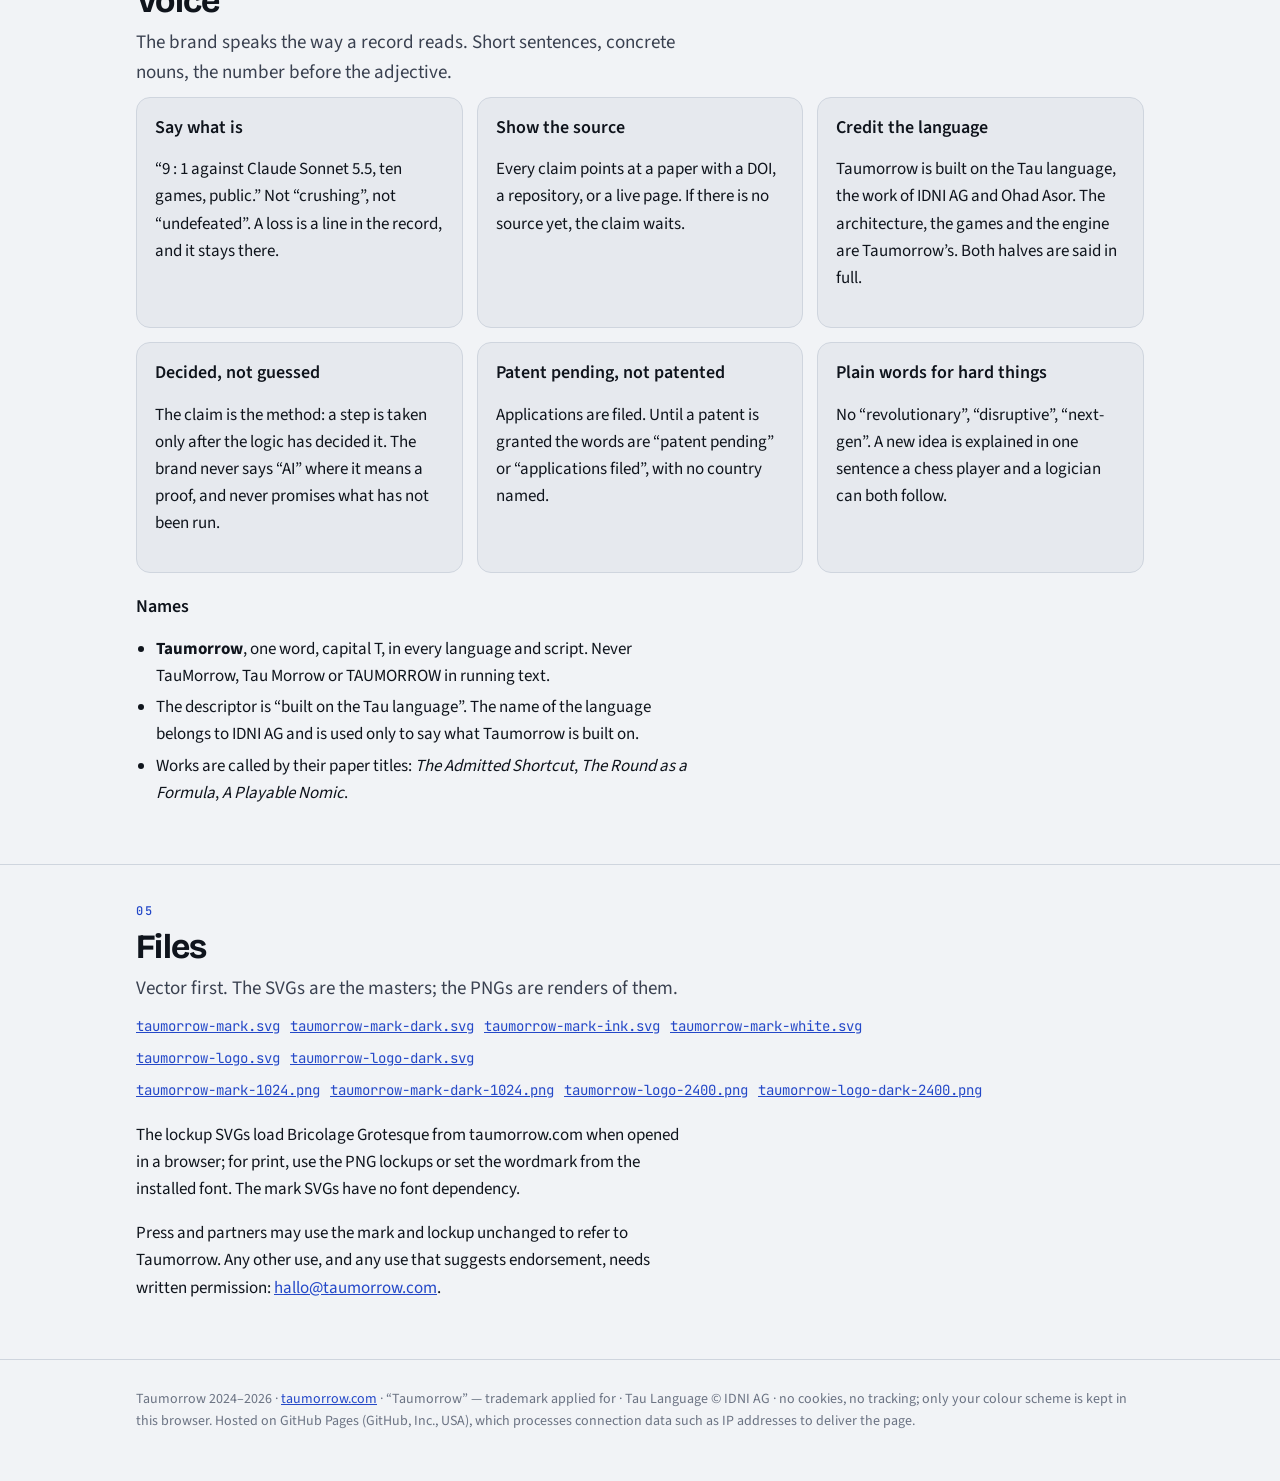
<file: brand/index.html>
<!doctype html>
<html lang="en">
<head>
<meta charset="utf-8">
<meta name="viewport" content="width=device-width, initial-scale=1">
<title>Taumorrow Brand</title>
<meta name="description" content="The Taumorrow mark, wordmark, colours, type and voice, with files to download. Decided, not guessed.">
<link rel="canonical" href="https://taumorrow.com/brand/">
<meta name="robots" content="index,follow">
<meta property="og:type" content="website"><meta property="og:site_name" content="Taumorrow"><meta property="og:url" content="https://taumorrow.com/brand/">
<meta property="og:title" content="Taumorrow Brand"><meta property="og:description" content="Mark, wordmark, colours, type and voice of Taumorrow, with files to download.">
<meta property="og:image" content="https://taumorrow.com/og.png"><meta name="twitter:card" content="summary_large_image"><meta name="twitter:site" content="@tau_l0g1x">
<link rel="icon" href="/favicon.svg" type="image/svg+xml"><link rel="icon" href="/favicon-32.png" sizes="32x32" type="image/png"><link rel="apple-touch-icon" href="/apple-touch-icon.png">
<meta name="color-scheme" content="light dark">
<script>try{const t=localStorage.getItem("taumorrow.theme");if(t==="dark"||t==="light")document.documentElement.dataset.theme=t;}catch(_){}</script>
<link rel="stylesheet" href="/fonts/fonts.css">
<style>
:root{--paper:#f1f3f6;--paper-2:#e6e9ee;--ink:#0f141c;--ink-2:#3a4150;--mute:#6b7383;--rule:#cfd5de;--cobalt:#2448c8;--cobalt-ink:#fff;--live:#b2651a;--chain:#9aa3b4;--sq:#dfe4ec}
@media (prefers-color-scheme: dark){:root:not([data-theme="light"]){--paper:#0d1117;--paper-2:#131923;--ink:#e9edf3;--ink-2:#c3cad6;--mute:#8a93a6;--rule:#273040;--cobalt:#6f8dff;--cobalt-ink:#0b1020;--live:#e39a4a;--chain:#4b5567;--sq:#161d2a}}
:root[data-theme="dark"]{--paper:#0d1117;--paper-2:#131923;--ink:#e9edf3;--ink-2:#c3cad6;--mute:#8a93a6;--rule:#273040;--cobalt:#6f8dff;--cobalt-ink:#0b1020;--live:#e39a4a;--chain:#4b5567;--sq:#161d2a}
*{box-sizing:border-box}html{scroll-behavior:smooth}
body{margin:0;background:var(--paper);color:var(--ink);font:400 clamp(15.5px,1.1vw + 11px,17px)/1.6 "Source Sans 3",system-ui,sans-serif;-webkit-font-smoothing:antialiased}
a{color:var(--cobalt)}a:focus-visible,button:focus-visible{outline:3px solid var(--cobalt);outline-offset:3px;border-radius:3px}
.wrap{max-width:1040px;margin:0 auto;padding:0 16px}
.mono{font-family:"JetBrains Mono",ui-monospace,monospace}
header{position:sticky;top:0;z-index:5;background:color-mix(in srgb,var(--paper) 88%,transparent);backdrop-filter:blur(8px);border-bottom:1px solid var(--rule)}
header .wrap{display:flex;align-items:center;justify-content:space-between;gap:12px;min-height:60px;flex-wrap:wrap;padding-top:8px;padding-bottom:8px}
.brand{display:inline-flex;align-items:center;gap:10px;font:700 20px/1 "Bricolage Grotesque",sans-serif;letter-spacing:-.01em;color:var(--ink);text-decoration:none}
.brand small{display:block;font:500 11px/1 "JetBrains Mono",monospace;color:var(--mute);letter-spacing:.14em;text-transform:uppercase;margin-top:5px}
nav{display:flex;gap:18px;align-items:center;flex-wrap:wrap}nav a{color:var(--ink-2);text-decoration:none;font-weight:600;font-size:15px}nav a:hover{color:var(--cobalt)}
.theme{border:1px solid var(--rule);background:transparent;color:var(--ink);width:34px;height:34px;border-radius:50%;cursor:pointer;font-size:16px;line-height:1;display:inline-flex;align-items:center;justify-content:center}
h1{font:700 clamp(38px,6vw,64px)/1.02 "Bricolage Grotesque",sans-serif;letter-spacing:-.025em;margin:48px 0 12px;text-wrap:balance}
h2{font:700 clamp(24px,3vw,34px)/1.15 "Bricolage Grotesque",sans-serif;letter-spacing:-.02em;margin:0 0 8px}
h3{font:600 18px/1.3 "Source Sans 3",sans-serif;margin:22px 0 6px}
.lead{font-size:1.12em;color:var(--ink-2);max-width:62ch;margin:0 0 8px}
section{padding:40px 0;border-top:1px solid var(--rule)}
.num{font:500 12px/1 "JetBrains Mono",monospace;color:var(--cobalt);letter-spacing:.14em;margin:0 0 10px}
p{max-width:68ch}
.grid{display:grid;gap:16px;grid-template-columns:repeat(auto-fit,minmax(220px,1fr))}
.tile{border:1px solid var(--rule);border-radius:14px;padding:18px;background:var(--paper-2)}
.tile.dark{background:#0d1117;color:#e9edf3;border-color:#273040}
.tile.light{background:#f1f3f6;color:#0f141c;border-color:#cfd5de}
.tile .cap{font:500 12px/1.4 "JetBrains Mono",monospace;color:inherit;opacity:.7;margin:12px 0 0}
.lockup{display:inline-flex;align-items:center;gap:.5em;font:700 1em/1 "Bricolage Grotesque",sans-serif;letter-spacing:-.02em}
.lockup svg{flex:none}
.sizes{display:flex;gap:28px;align-items:flex-end;flex-wrap:wrap}
.sizes div{text-align:center;font:500 12px/1 "JetBrains Mono",monospace;color:var(--mute)}
.sizes svg{display:block;margin:0 auto 8px}
.swatches{display:grid;gap:12px;grid-template-columns:repeat(auto-fit,minmax(150px,1fr))}
.sw{border-radius:12px;padding:14px;min-height:118px;display:flex;flex-direction:column;justify-content:flex-end;border:1px solid var(--rule)}
.sw b{font:600 14px/1.2 "Source Sans 3",sans-serif}.sw span{font:500 12px/1.4 "JetBrains Mono",monospace;opacity:.8}
.type .s1{font:700 clamp(30px,4vw,48px)/1.05 "Bricolage Grotesque",sans-serif;letter-spacing:-.02em;margin:0}
.type .s2{font:400 1.05em/1.6 "Source Sans 3",sans-serif;max-width:62ch;margin:8px 0}
.type .s3{font:500 14px/1.6 "JetBrains Mono",monospace;color:var(--ink-2);margin:0}
ul{padding-left:1.2em}li{margin:4px 0;max-width:68ch}
.rules{display:grid;gap:14px;grid-template-columns:repeat(auto-fit,minmax(260px,1fr))}
.rules .tile h3{margin-top:0}
.dl a{display:inline-block;margin:0 10px 8px 0;font-family:"JetBrains Mono",monospace;font-size:14px}
.space{position:relative;display:inline-block;padding:32px;border:1px dashed var(--chain);border-radius:12px}
.space small{position:absolute;left:8px;top:8px;font:500 11px/1 "JetBrains Mono",monospace;color:var(--mute)}
footer{border-top:1px solid var(--rule);padding:28px 0 48px;color:var(--mute);font-size:14px}
@media (max-width:720px){header .wrap{justify-content:flex-start}nav{width:100%;justify-content:space-between;gap:10px}nav a{font-size:14px}}
</style>
</head>
<body>
<header><div class="wrap">
  <a class="brand" href="/"><svg viewBox="0 0 64 64" width="30" height="30" aria-hidden="true" focusable="false"><rect width="64" height="64" rx="14" fill="var(--cobalt)"/><path d="M13 15H51V24H36.5V36A4.5 4.5 0 0 0 41 40.5H47V49.5H41A13.5 13.5 0 0 1 27.5 36V24H13Z" fill="var(--paper)"/></svg><span>Taumorrow<small>brand</small></span></a>
  <nav aria-label="Sections"><a href="#mark">Mark</a><a href="#colour">Colour</a><a href="#type">Type</a><a href="#voice">Voice</a><a href="#files">Files</a>
    <button class="theme" id="theme" type="button" aria-label="Toggle colour scheme" title="Light / dark"><span aria-hidden="true">◐</span></button></nav>
</div></header>

<main>
<div class="wrap">
  <h1>Decided, not guessed.</h1>
  <p class="lead">Taumorrow builds systems whose every step is a proof anyone can check. The brand says the same thing the systems do: say what is, show the record, let anyone recompute it. This page holds the mark, the colours, the type and the voice, with files to download.</p>
  <p class="mono" style="color:var(--mute);font-size:13px">Version 1.0 · 20 October 2026 · “Taumorrow” is a trademark applied for · the Tau language is the work of IDNI AG</p>
</div>

<section id="mark"><div class="wrap">
  <p class="num">01</p><h2>The mark: the gate</h2>
  <p class="lead">A T whose stem turns through a hook. Read it as the T of Taumorrow, or as the τ of the language it is built on. The hook is the turn a move takes through a decided gate: the search proposes, the logic admits. The rounded square is a cell of a board, and a record in a chain.</p>
  <div class="grid">
    <div class="tile light"><svg viewBox="0 0 64 64" width="120" height="120" aria-label="Taumorrow mark, light"><rect width="64" height="64" rx="14" fill="#2448c8"/><path d="M13 15H51V24H36.5V36A4.5 4.5 0 0 0 41 40.5H47V49.5H41A13.5 13.5 0 0 1 27.5 36V24H13Z" fill="#fff"/></svg><p class="cap">Primary · Decided Blue on light</p></div>
    <div class="tile dark"><svg viewBox="0 0 64 64" width="120" height="120" aria-label="Taumorrow mark, dark"><rect width="64" height="64" rx="14" fill="#6f8dff"/><path d="M13 15H51V24H36.5V36A4.5 4.5 0 0 0 41 40.5H47V49.5H41A13.5 13.5 0 0 1 27.5 36V24H13Z" fill="#0d1117"/></svg><p class="cap">Primary · Periwinkle on dark</p></div>
    <div class="tile light"><svg viewBox="0 0 64 64" width="120" height="120" aria-label="Taumorrow glyph, ink"><path d="M13 15H51V24H36.5V36A4.5 4.5 0 0 0 41 40.5H47V49.5H41A13.5 13.5 0 0 1 27.5 36V24H13Z" fill="#0f141c"/></svg><p class="cap">Glyph only · ink, for print and embossing</p></div>
    <div class="tile dark"><svg viewBox="0 0 64 64" width="120" height="120" aria-label="Taumorrow glyph, white"><path d="M13 15H51V24H36.5V36A4.5 4.5 0 0 0 41 40.5H47V49.5H41A13.5 13.5 0 0 1 27.5 36V24H13Z" fill="#fff"/></svg><p class="cap">Glyph only · white on dark</p></div>
  </div>

  <h3>Lockup</h3>
  <p>Mark and wordmark sit on one line. The mark is as tall as the wordmark’s cap height plus its descender; the gap between them is half the mark’s width. The wordmark is Bricolage Grotesque Bold, tracked −2 %. Nothing else is added to the lockup: no tagline inside it, no outline, no shadow.</p>
  <div class="grid">
    <div class="tile light"><span class="lockup" style="font-size:40px;color:#0f141c"><svg viewBox="0 0 64 64" width="48" height="48" aria-hidden="true"><rect width="64" height="64" rx="14" fill="#2448c8"/><path d="M13 15H51V24H36.5V36A4.5 4.5 0 0 0 41 40.5H47V49.5H41A13.5 13.5 0 0 1 27.5 36V24H13Z" fill="#fff"/></svg>Taumorrow</span><p class="cap">Lockup on light</p></div>
    <div class="tile dark"><span class="lockup" style="font-size:40px;color:#e9edf3"><svg viewBox="0 0 64 64" width="48" height="48" aria-hidden="true"><rect width="64" height="64" rx="14" fill="#6f8dff"/><path d="M13 15H51V24H36.5V36A4.5 4.5 0 0 0 41 40.5H47V49.5H41A13.5 13.5 0 0 1 27.5 36V24H13Z" fill="#0d1117"/></svg>Taumorrow</span><p class="cap">Lockup on dark</p></div>
  </div>

  <h3>Clear space and minimum size</h3>
  <p>Keep a margin of half the mark’s width free on every side of the mark or lockup. The mark stays legible down to 16 pixels; the lockup needs 120 pixels of width. Below that, use the mark alone.</p>
  <div class="sizes">
    <div><span class="space"><small>½ w</small><svg viewBox="0 0 64 64" width="64" height="64" aria-hidden="true"><rect width="64" height="64" rx="14" fill="var(--cobalt)"/><path d="M13 15H51V24H36.5V36A4.5 4.5 0 0 0 41 40.5H47V49.5H41A13.5 13.5 0 0 1 27.5 36V24H13Z" fill="var(--paper)"/></svg></span>clear space</div>
    <div><svg viewBox="0 0 64 64" width="48" height="48" aria-hidden="true"><rect width="64" height="64" rx="14" fill="var(--cobalt)"/><path d="M13 15H51V24H36.5V36A4.5 4.5 0 0 0 41 40.5H47V49.5H41A13.5 13.5 0 0 1 27.5 36V24H13Z" fill="var(--paper)"/></svg>48</div>
    <div><svg viewBox="0 0 64 64" width="32" height="32" aria-hidden="true"><rect width="64" height="64" rx="14" fill="var(--cobalt)"/><path d="M13 15H51V24H36.5V36A4.5 4.5 0 0 0 41 40.5H47V49.5H41A13.5 13.5 0 0 1 27.5 36V24H13Z" fill="var(--paper)"/></svg>32</div>
    <div><svg viewBox="0 0 64 64" width="24" height="24" aria-hidden="true"><rect width="64" height="64" rx="14" fill="var(--cobalt)"/><path d="M13 15H51V24H36.5V36A4.5 4.5 0 0 0 41 40.5H47V49.5H41A13.5 13.5 0 0 1 27.5 36V24H13Z" fill="var(--paper)"/></svg>24</div>
    <div><svg viewBox="0 0 64 64" width="16" height="16" aria-hidden="true"><rect width="64" height="64" rx="14" fill="var(--cobalt)"/><path d="M13 15H51V24H36.5V36A4.5 4.5 0 0 0 41 40.5H47V49.5H41A13.5 13.5 0 0 1 27.5 36V24H13Z" fill="var(--paper)"/></svg>16</div>
  </div>

  <h3>What not to do</h3>
  <ul>
    <li>Do not rotate, skew, outline or add effects to the mark. It is flat and upright.</li>
    <li>Do not recolour it outside the palette below. On photographs, use the white glyph on a dark area or the mark on its own square.</li>
    <li>Do not replace the mark with a Greek τ from a font, and do not use the Tau language’s own logo for Taumorrow. The language is IDNI AG’s; the mark is ours.</li>
    <li>Do not set the wordmark in another typeface, in all caps, or as “TauMorrow” or “Tau Morrow”. It is one word with one capital.</li>
  </ul>
</div></section>

<section id="colour"><div class="wrap">
  <p class="num">02</p><h2>Colour</h2>
  <p class="lead">One blue carries the brand. Everything else is paper, ink and a single warm signal for things that are live right now. The dark theme is not an inversion: the blue lightens to stay legible, and the paper becomes night.</p>
  <div class="swatches">
    <div class="sw" style="background:#2448c8;color:#fff"><b>Decided Blue</b><span>#2448C8 · primary, light theme</span></div>
    <div class="sw" style="background:#6f8dff;color:#0b1020"><b>Periwinkle</b><span>#6F8DFF · primary, dark theme</span></div>
    <div class="sw" style="background:#0f141c;color:#e9edf3"><b>Ink</b><span>#0F141C · text, dark ground</span></div>
    <div class="sw" style="background:#f1f3f6;color:#0f141c"><b>Paper</b><span>#F1F3F6 · light ground</span></div>
    <div class="sw" style="background:#0d1117;color:#e9edf3"><b>Night</b><span>#0D1117 · dark ground</span></div>
    <div class="sw" style="background:#b2651a;color:#fff"><b>Signal</b><span>#B2651A · live, now · dark: #E39A4A</span></div>
    <div class="sw" style="background:#9aa3b4;color:#0f141c"><b>Chain</b><span>#9AA3B4 · rules, records · dark: #4B5567</span></div>
    <div class="sw" style="background:#3a4150;color:#e9edf3"><b>Ink 2</b><span>#3A4150 · secondary text · dark: #C3CAD6</span></div>
  </div>
  <p style="margin-top:14px">Blue means decided, chosen, ours. Signal means live and happening now, and nothing else. Chain grey is for rules, hashes, dates and records. Red is never a brand colour; a loss is written as a number, not painted.</p>
</div></section>

<section id="type"><div class="wrap">
  <p class="num">03</p><h2>Type</h2>
  <p class="lead">Three faces, each with one job. Headlines are set in Bricolage Grotesque, text in Source Sans 3, and anything that is a record, a number or a hash in JetBrains Mono. Chinese uses Noto Sans SC, Thai uses Noto Sans Thai.</p>
  <div class="type">
    <p class="s1">Bricolage Grotesque Bold, tracked −2 %, for headlines and the wordmark.</p>
    <p class="s2">Source Sans 3 Regular and Semibold for running text. Lines stay near 65 characters. Numbers inside text use tabular figures.</p>
    <p class="s3">JetBrains Mono · 29 : 0 · 9 : 1 · doi:10.5281/zenodo.23165449 · 2026-10-18T12:00:00Z · sha256 a319ab14…</p>
  </div>
  <h3>Image language</h3>
  <p>Behind the brand runs a wiring lattice: small formulas as nodes, dependencies as edges, values as pulses travelling along the wires. It moves slowly, never behind text, and stops for people who prefer reduced motion. No stock photography, no robots, no glowing brains.</p>
</div></section>

<section id="voice"><div class="wrap">
  <p class="num">04</p><h2>Voice</h2>
  <p class="lead">The brand speaks the way a record reads. Short sentences, concrete nouns, the number before the adjective.</p>
  <div class="rules">
    <div class="tile"><h3>Say what is</h3><p>“9 : 1 against Claude Sonnet 5.5, ten games, public.” Not “crushing”, not “undefeated”. A loss is a line in the record, and it stays there.</p></div>
    <div class="tile"><h3>Show the source</h3><p>Every claim points at a paper with a DOI, a repository, or a live page. If there is no source yet, the claim waits.</p></div>
    <div class="tile"><h3>Credit the language</h3><p>Taumorrow is built on the Tau language, the work of IDNI AG and Ohad Asor. The architecture, the games and the engine are Taumorrow’s. Both halves are said in full.</p></div>
    <div class="tile"><h3>Decided, not guessed</h3><p>The claim is the method: a step is taken only after the logic has decided it. The brand never says “AI” where it means a proof, and never promises what has not been run.</p></div>
    <div class="tile"><h3>Patent pending, not patented</h3><p>Applications are filed. Until a patent is granted the words are “patent pending” or “applications filed”, with no country named.</p></div>
    <div class="tile"><h3>Plain words for hard things</h3><p>No “revolutionary”, “disruptive”, “next-gen”. A new idea is explained in one sentence a chess player and a logician can both follow.</p></div>
  </div>
  <h3>Names</h3>
  <ul>
    <li><b>Taumorrow</b>, one word, capital T, in every language and script. Never TauMorrow, Tau Morrow or TAUMORROW in running text.</li>
    <li>The descriptor is “built on the Tau language”. The name of the language belongs to IDNI AG and is used only to say what Taumorrow is built on.</li>
    <li>Works are called by their paper titles: <i>The Admitted Shortcut</i>, <i>The Round as a Formula</i>, <i>A Playable Nomic</i>.</li>
  </ul>
</div></section>

<section id="files"><div class="wrap">
  <p class="num">05</p><h2>Files</h2>
  <p class="lead">Vector first. The SVGs are the masters; the PNGs are renders of them.</p>
  <div class="dl">
    <a href="/brand/taumorrow-mark.svg" download>taumorrow-mark.svg</a><a href="/brand/taumorrow-mark-dark.svg" download>taumorrow-mark-dark.svg</a><a href="/brand/taumorrow-mark-ink.svg" download>taumorrow-mark-ink.svg</a><a href="/brand/taumorrow-mark-white.svg" download>taumorrow-mark-white.svg</a><br>
    <a href="/brand/taumorrow-logo.svg" download>taumorrow-logo.svg</a><a href="/brand/taumorrow-logo-dark.svg" download>taumorrow-logo-dark.svg</a><br>
    <a href="/brand/taumorrow-mark-1024.png" download>taumorrow-mark-1024.png</a><a href="/brand/taumorrow-mark-dark-1024.png" download>taumorrow-mark-dark-1024.png</a><a href="/brand/taumorrow-logo-2400.png" download>taumorrow-logo-2400.png</a><a href="/brand/taumorrow-logo-dark-2400.png" download>taumorrow-logo-dark-2400.png</a>
  </div>
  <p style="margin-top:12px">The lockup SVGs load Bricolage Grotesque from taumorrow.com when opened in a browser; for print, use the PNG lockups or set the wordmark from the installed font. The mark SVGs have no font dependency.</p>
  <p>Press and partners may use the mark and lockup unchanged to refer to Taumorrow. Any other use, and any use that suggests endorsement, needs written permission: <a href="mailto:hallo@taumorrow.com">hallo@taumorrow.com</a>.</p>
</div></section>
</main>

<footer><div class="wrap">Taumorrow 2024–2026 · <a href="/">taumorrow.com</a> · “Taumorrow” — trademark applied for · Tau Language © IDNI AG · no cookies, no tracking; only your colour scheme is kept in this browser. Hosted on GitHub Pages (GitHub, Inc., USA), which processes connection data such as IP addresses to deliver the page.</div></footer>
<script>
(function(){const root=document.documentElement,b=document.getElementById('theme');
function cur(){return root.dataset.theme||(matchMedia('(prefers-color-scheme: dark)').matches?'dark':'light');}
b.addEventListener('click',()=>{const t=cur()==='dark'?'light':'dark';root.dataset.theme=t;try{localStorage.setItem('taumorrow.theme',t);}catch(_){}});})();
</script>
</body>
</html>
</file>
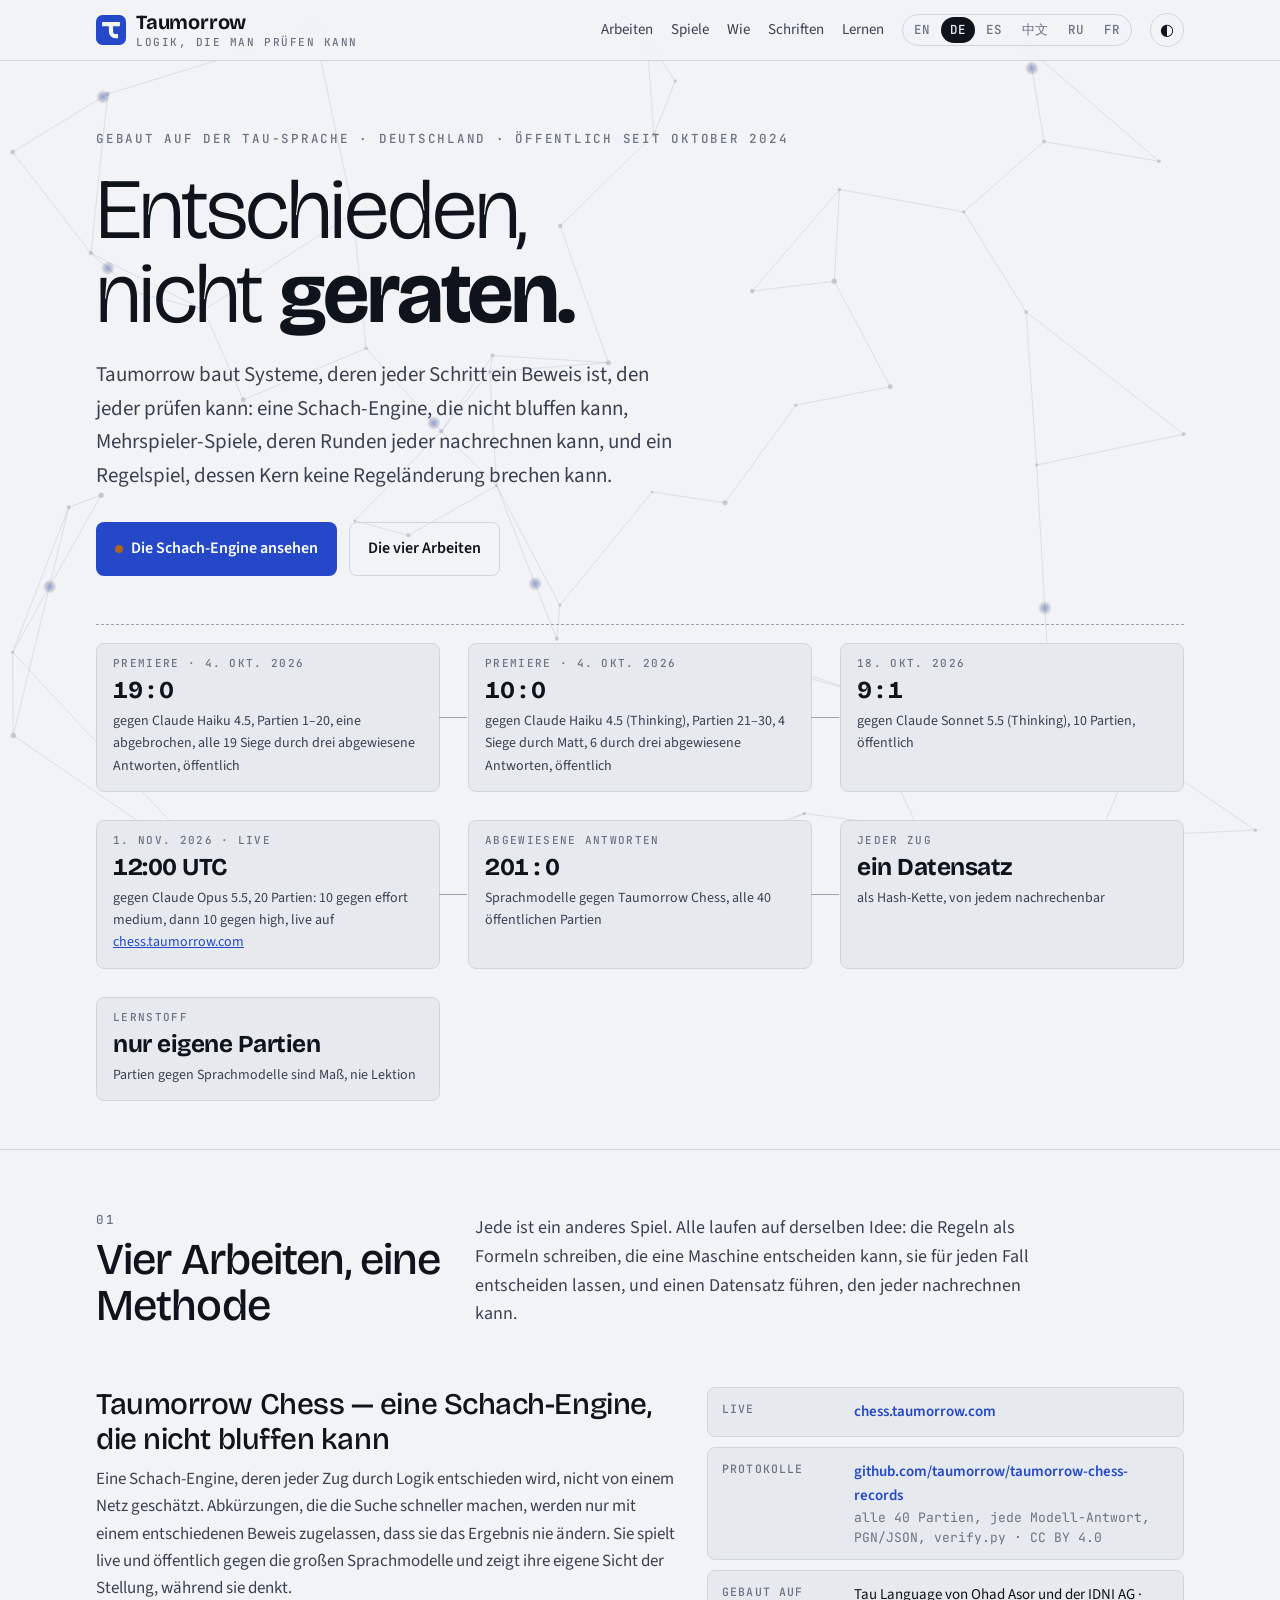
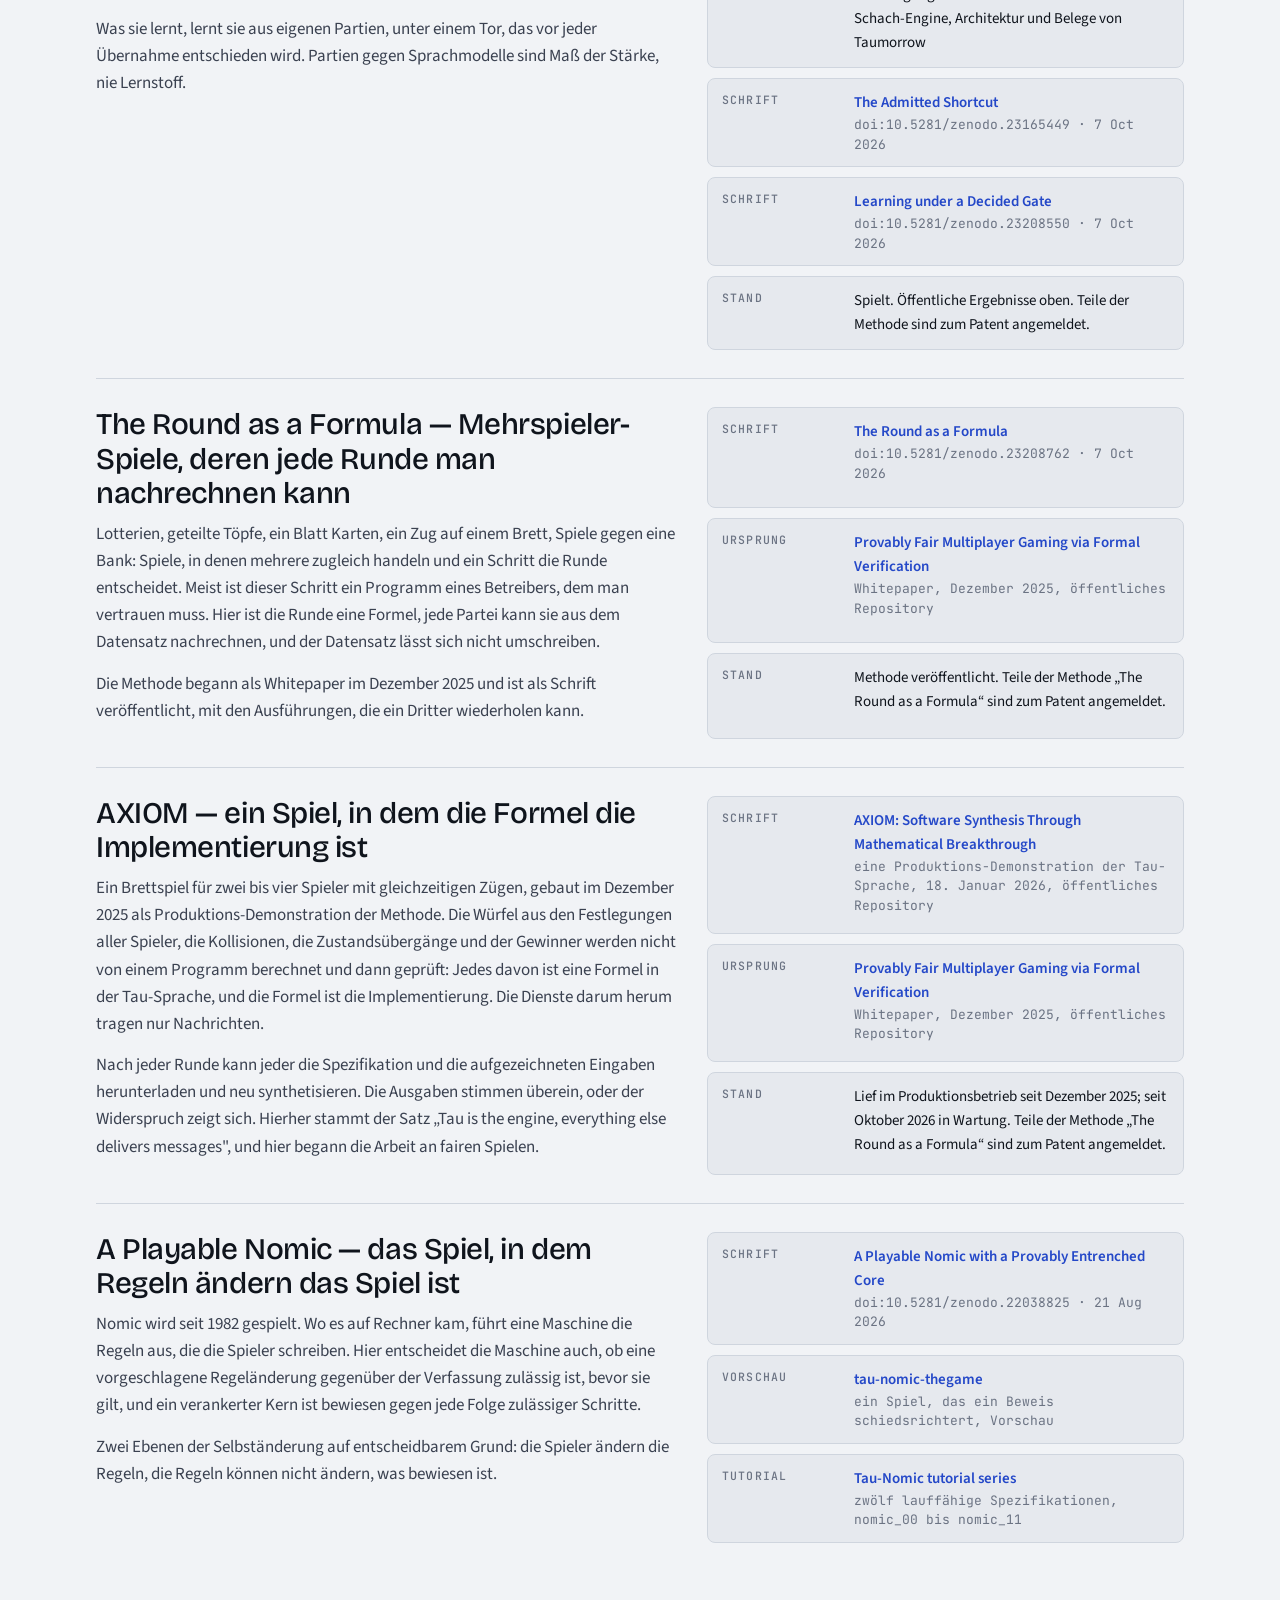
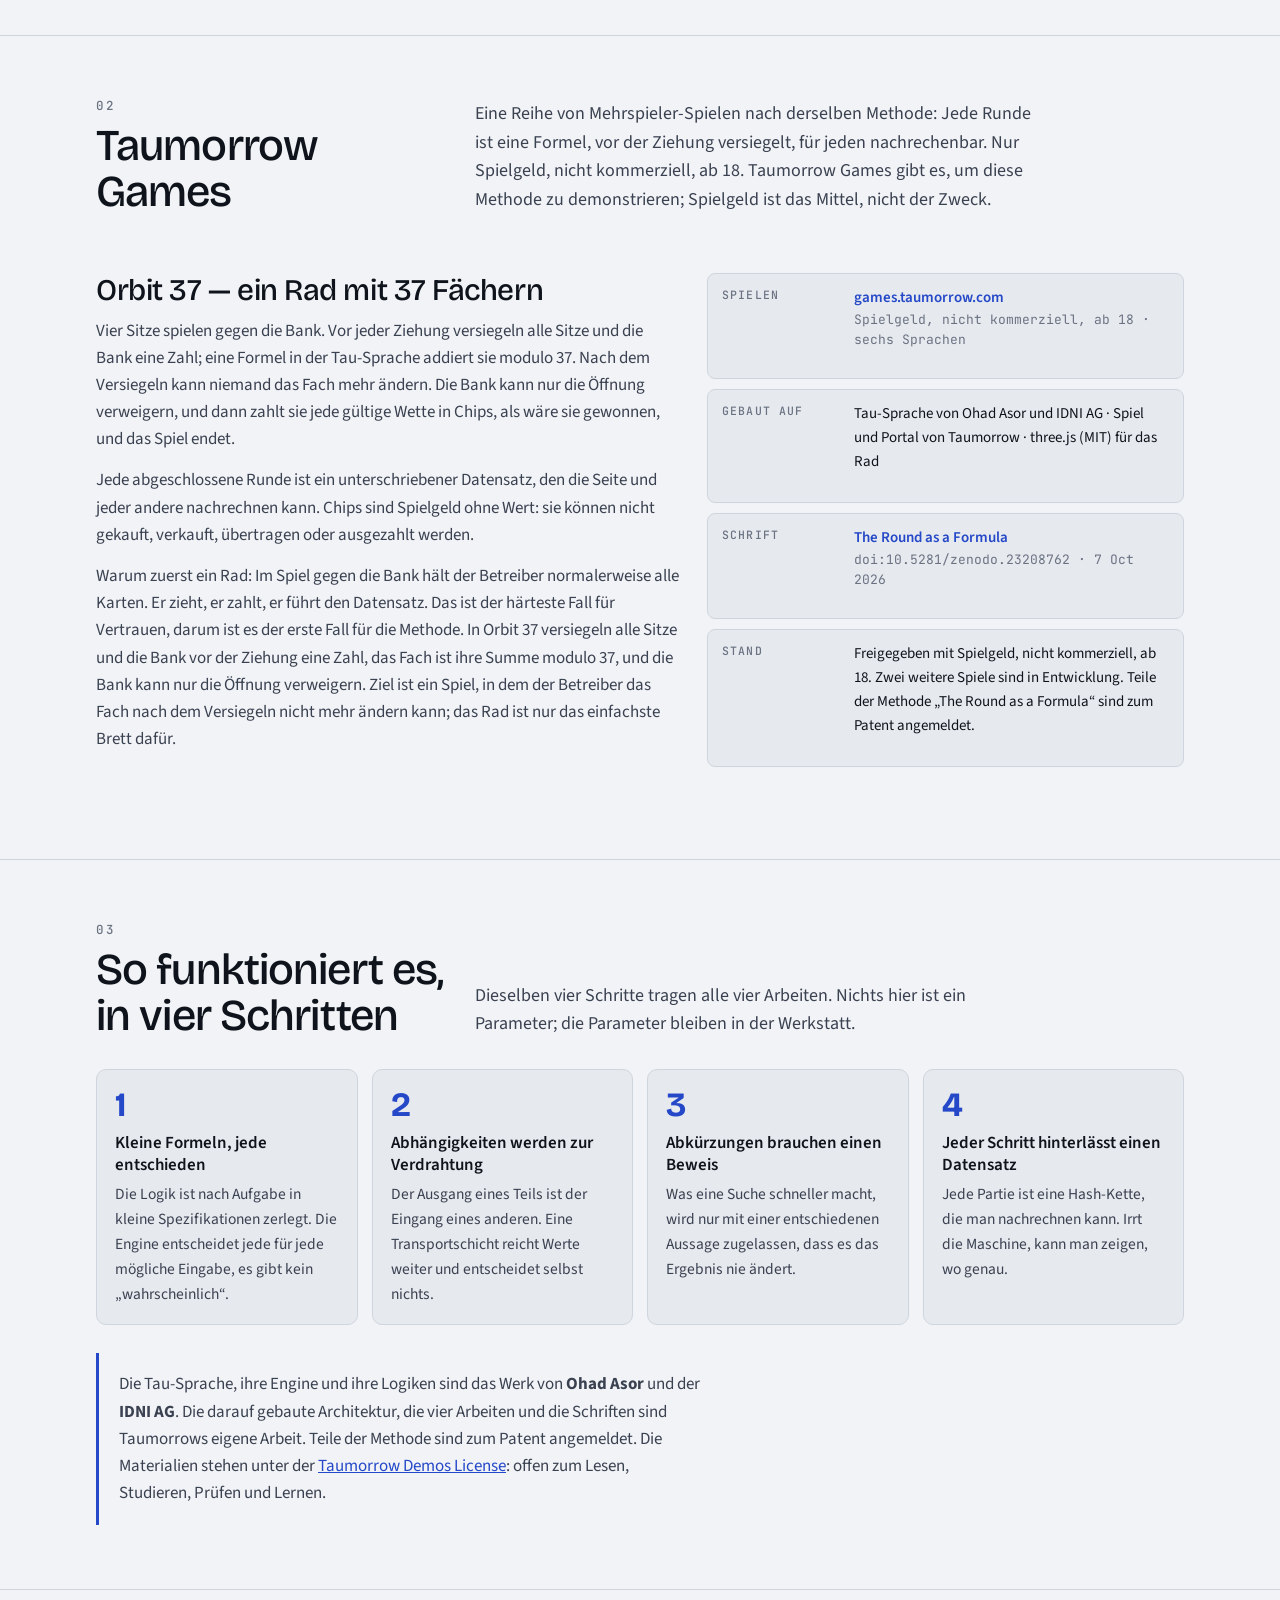
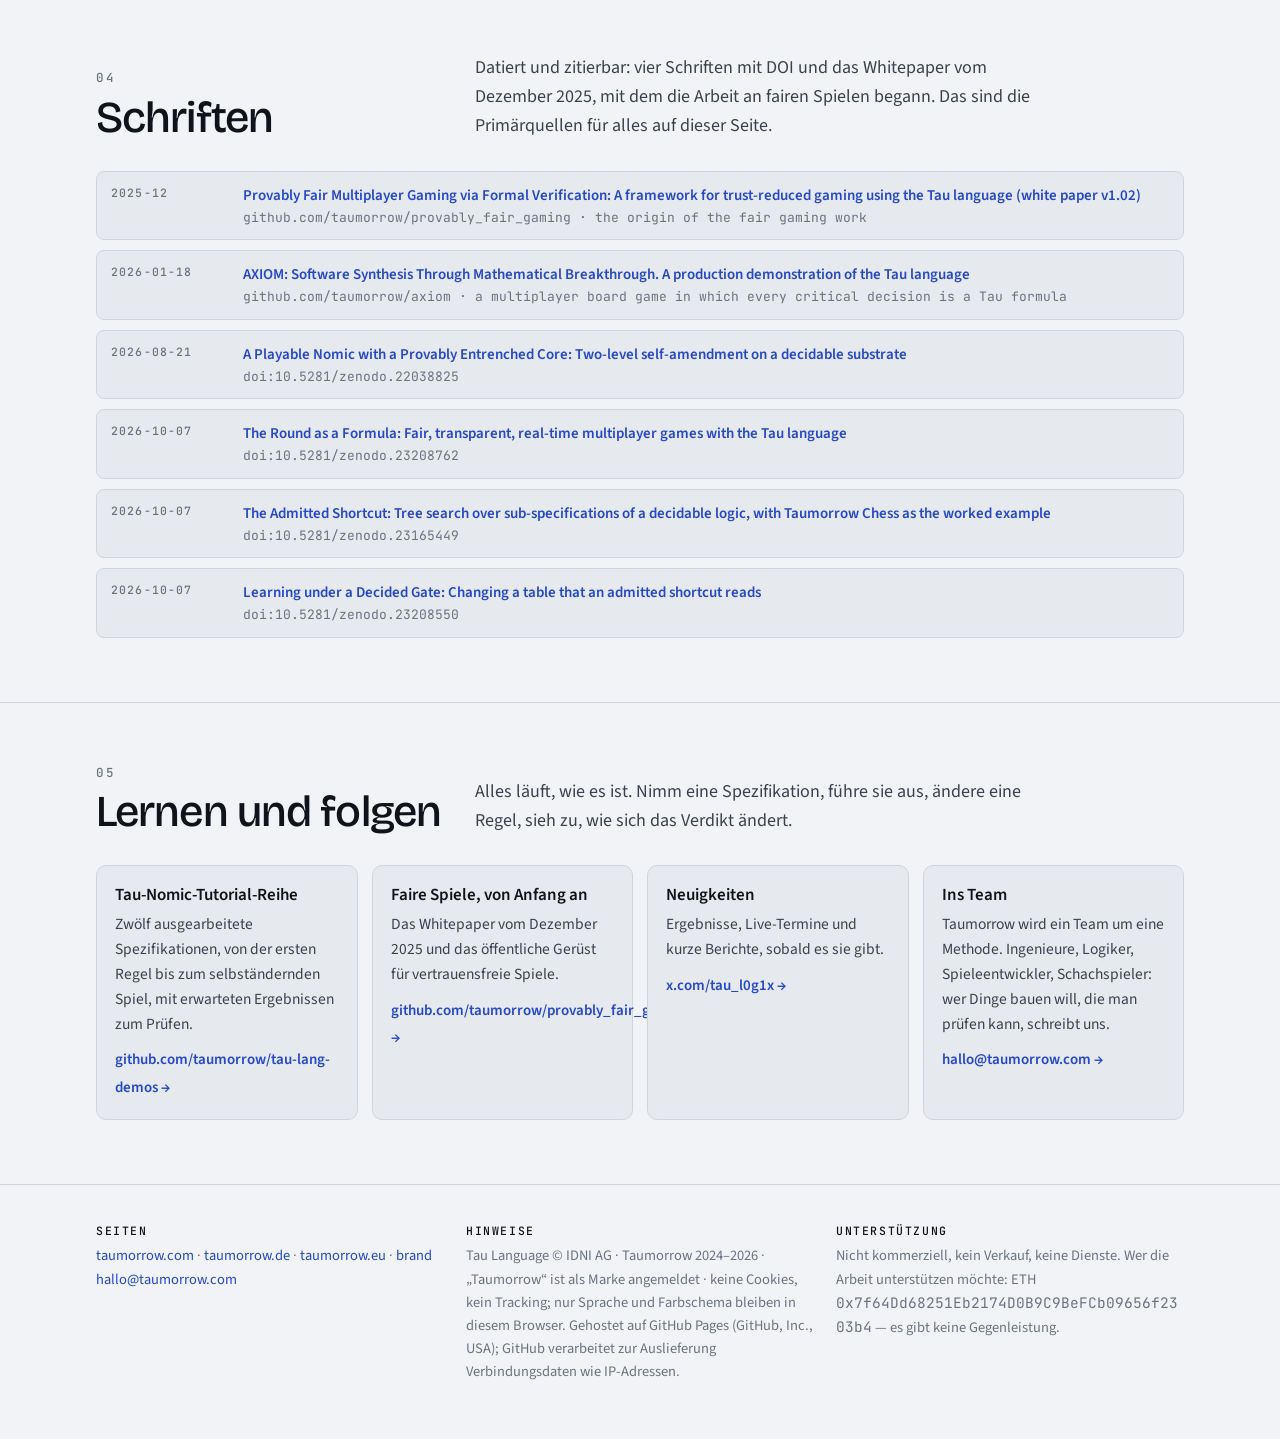
<file: de/index.html>
<!doctype html>
<html lang="de">
<head>
<meta charset="utf-8">
<meta name="viewport" content="width=device-width, initial-scale=1">
<title>Taumorrow Chess, Spiele, deren jede Runde man nachrechnen kann, ein spielbares Nomic</title>
<meta name="description" content="Schach-Engine auf der Tau-Sprache, die nicht bluffen kann (9 : 1 gegen Claude Sonnet 5.5), Mehrspieler-Spiele, deren Runden jeder nachrechnen kann, ein spielbares Nomic. Schriften mit DOI, offen seit 2024.">
<link rel="canonical" href="https://taumorrow.com/de/">
<link rel="alternate" hreflang="en" href="https://taumorrow.com/">
<link rel="alternate" hreflang="de" href="https://taumorrow.com/de/">
<link rel="alternate" hreflang="es" href="https://taumorrow.com/es/">
<link rel="alternate" hreflang="zh-Hans" href="https://taumorrow.com/zh/">
<link rel="alternate" hreflang="ru" href="https://taumorrow.com/ru/">
<link rel="alternate" hreflang="fr" href="https://taumorrow.com/fr/">
<link rel="alternate" hreflang="x-default" href="https://taumorrow.com/">
<meta name="color-scheme" content="light dark">
<meta name="theme-color" media="(prefers-color-scheme: light)" content="#f1f3f6">
<meta name="theme-color" media="(prefers-color-scheme: dark)" content="#0d1117">
<meta property="og:type" content="website">
<meta property="og:site_name" content="Taumorrow">
<meta property="og:url" content="https://taumorrow.com/de/">
<meta property="og:title" content="Taumorrow Chess, Spiele, deren jede Runde man nachrechnen kann, ein spielbares Nomic">
<meta property="og:description" content="Schach-Engine auf der Tau-Sprache, die nicht bluffen kann (9 : 1 gegen Claude Sonnet 5.5), Mehrspieler-Spiele, deren Runden jeder nachrechnen kann, ein spielbares Nomic. Schriften mit DOI, offen seit 2024.">
<meta property="og:image" content="https://taumorrow.com/og.png">
<meta property="og:image:width" content="1200">
<meta property="og:image:height" content="630">
<meta property="og:image:alt" content="Taumorrow — Decided, not guessed.">
<meta property="og:locale" content="de_DE">
<meta name="twitter:card" content="summary_large_image">
<meta name="twitter:site" content="@tau_l0g1x">
<meta name="twitter:title" content="Taumorrow Chess, Spiele, deren jede Runde man nachrechnen kann, ein spielbares Nomic">
<meta name="twitter:description" content="Schach-Engine auf der Tau-Sprache, die nicht bluffen kann (9 : 1 gegen Claude Sonnet 5.5), Mehrspieler-Spiele, deren Runden jeder nachrechnen kann, ein spielbares Nomic. Schriften mit DOI, offen seit 2024.">
<meta name="twitter:image" content="https://taumorrow.com/og.png">
<link rel="icon" href="/favicon.svg" type="image/svg+xml">
<link rel="icon" href="/favicon-32.png" sizes="32x32" type="image/png">
<link rel="apple-touch-icon" href="/apple-touch-icon.png">
<link rel="manifest" href="/manifest.webmanifest">
<script type="application/ld+json">{"@context":"https://schema.org","@graph":[{"@type":"Organization","@id":"https://taumorrow.com/#org","name":"Taumorrow","url":"https://taumorrow.com/","logo":"https://taumorrow.com/icon-512.png","email":"hallo@taumorrow.com","sameAs":["https://x.com/tau_l0g1x","https://github.com/taumorrow"]},{"@type":"WebSite","@id":"https://taumorrow.com/#site","url":"https://taumorrow.com/","name":"Taumorrow","publisher":{"@id":"https://taumorrow.com/#org"},"inLanguage":["en","de","es","zh-Hans","ru","fr"]},{"@type":"WebPage","url":"https://taumorrow.com/de/","name":"Taumorrow Chess, Spiele, deren jede Runde man nachrechnen kann, ein spielbares Nomic","description":"Schach-Engine auf der Tau-Sprache, die nicht bluffen kann (9 : 1 gegen Claude Sonnet 5.5), Mehrspieler-Spiele, deren Runden jeder nachrechnen kann, ein spielbares Nomic. Schriften mit DOI, offen seit 2024.","inLanguage":"de","isPartOf":{"@id":"https://taumorrow.com/#site"},"about":{"@id":"https://taumorrow.com/#org"}},{"@type":"ScholarlyArticle","name":"A Playable Nomic with a Provably Entrenched Core: Two-level self-amendment on a decidable substrate","identifier":"https://doi.org/10.5281/zenodo.22038825","url":"https://doi.org/10.5281/zenodo.22038825","datePublished":"2026-08-21","publisher":{"@type":"Organization","name":"Zenodo"}},{"@type":"ScholarlyArticle","name":"The Round as a Formula: Fair, transparent, real-time multiplayer games with the Tau language","identifier":"https://doi.org/10.5281/zenodo.23208762","url":"https://doi.org/10.5281/zenodo.23208762","datePublished":"2026-10-07","publisher":{"@type":"Organization","name":"Zenodo"}},{"@type":"ScholarlyArticle","name":"The Admitted Shortcut: Tree search over sub-specifications of a decidable logic, with Taumorrow Chess as the worked example","identifier":"https://doi.org/10.5281/zenodo.23165449","url":"https://doi.org/10.5281/zenodo.23165449","datePublished":"2026-10-07","publisher":{"@type":"Organization","name":"Zenodo"}},{"@type":"ScholarlyArticle","name":"Learning under a Decided Gate: Changing a table that an admitted shortcut reads","identifier":"https://doi.org/10.5281/zenodo.23208550","url":"https://doi.org/10.5281/zenodo.23208550","datePublished":"2026-10-07","publisher":{"@type":"Organization","name":"Zenodo"}}]}</script>
<script>try{const t=localStorage.getItem("taumorrow.theme");if(t==="dark"||t==="light")document.documentElement.dataset.theme=t;}catch(_){}</script>
<link rel="stylesheet" href="/fonts/fonts.css">
<style>
:root{
  --paper:#f1f3f6;--paper-2:#e6e9ee;--ink:#0f141c;--ink-2:#3a4150;--mute:#6b7383;--rule:#cfd5de;
  --cobalt:#2448c8;--cobalt-ink:#ffffff;--live:#b2651a;--chain:#9aa3b4;
  --sq:#dfe4ec;
}
@media (prefers-color-scheme: dark){:root:not([data-theme="light"]){
  --paper:#0d1117;--paper-2:#131923;--ink:#e9edf3;--ink-2:#c3cad6;--mute:#8a93a6;--rule:#273040;
  --cobalt:#6f8dff;--cobalt-ink:#0b1020;--live:#e39a4a;--chain:#4b5567;--sq:#161d2a;}}
:root[data-theme="dark"]{
  --paper:#0d1117;--paper-2:#131923;--ink:#e9edf3;--ink-2:#c3cad6;--mute:#8a93a6;--rule:#273040;
  --cobalt:#6f8dff;--cobalt-ink:#0b1020;--live:#e39a4a;--chain:#4b5567;--sq:#161d2a;}
*{box-sizing:border-box}
html{scroll-behavior:smooth}
html,body{overflow-x:hidden}
body{margin:0;background:var(--paper);color:var(--ink);font:400 clamp(15.5px,1.1vw + 11px,17px)/1.6 "Source Sans 3","Noto Sans SC",system-ui,sans-serif;-webkit-font-smoothing:antialiased}
:lang(zh) body,body:lang(zh){font-family:"Noto Sans SC","Source Sans 3",system-ui,sans-serif}
html:lang(th) body{font-family:"Noto Sans Thai","Source Sans 3",system-ui,sans-serif;line-height:1.75}
html:lang(th) h1,html:lang(th) h2,html:lang(th) h3,html:lang(th) .link .v,html:lang(th) .step .n{font-family:"Noto Sans Thai","Bricolage Grotesque",sans-serif;font-weight:700;letter-spacing:0}
html:lang(ru) h1,html:lang(ru) h2,html:lang(ru) h3,html:lang(ru) .link .v{font-family:"Bricolage Grotesque","Source Sans 3",system-ui,sans-serif;letter-spacing:-.01em}
a{color:var(--cobalt)}
a:focus-visible,button:focus-visible{outline:3px solid var(--cobalt);outline-offset:3px;border-radius:3px}
.wrap{max-width:1120px;margin:0 auto;padding:0 16px}
.mono{font-family:"JetBrains Mono",ui-monospace,monospace}
/* header */
header{position:sticky;top:0;z-index:5;background:color-mix(in srgb,var(--paper) 88%,transparent);backdrop-filter:blur(8px);border-bottom:1px solid var(--rule)}
header .wrap{display:flex;align-items:center;justify-content:space-between;gap:12px;min-height:60px;flex-wrap:wrap;padding-top:8px;padding-bottom:8px}
.brand{display:inline-flex;align-items:center;gap:10px;font:700 20px/1 "Bricolage Grotesque",sans-serif;letter-spacing:-.01em;color:var(--ink);text-decoration:none}
.brand .mark{flex:none}
.brand small{display:block;font:500 11px/1 "JetBrains Mono",monospace;color:var(--mute);letter-spacing:.14em;text-transform:uppercase;margin-top:5px}
nav{display:flex;gap:18px;align-items:center;flex-wrap:wrap}
nav a{color:var(--ink-2);text-decoration:none;font-size:15px}
nav a:hover{color:var(--ink)}
.lang{display:flex;gap:2px;border:1px solid var(--rule);border-radius:999px;padding:2px}
.lang button,.lang a{text-decoration:none;border:0;background:transparent;color:var(--mute);font:500 12.5px/1 "JetBrains Mono",monospace;padding:7px 9px;border-radius:999px;cursor:pointer}
.lang button[aria-pressed="true"],.lang a[aria-current="page"]{background:var(--ink);color:var(--paper)}
.theme{border:1px solid var(--rule);background:transparent;color:var(--ink);width:34px;height:34px;border-radius:50%;cursor:pointer;font-size:16px;line-height:1;display:inline-flex;align-items:center;justify-content:center}
.theme:hover{background:var(--paper-2)}
@media (max-width:720px){header .wrap{justify-content:flex-start}nav{width:100%;justify-content:space-between;gap:10px}nav a{font-size:14px}.lang button,.lang a{text-decoration:none;padding:7px 7px;font-size:12px}}
@media (max-width:420px){nav a{font-size:13px}.brand{font-size:18px}}
/* hero with board grid */
.hero{position:relative;padding:72px 0 48px;overflow:hidden;border-bottom:1px solid var(--rule)}
@media (max-width:720px){.hero{padding:44px 0 36px}.btns .btn{flex:1 1 100%;justify-content:center}.chain{margin-top:32px}}
.hero::before{content:"";position:absolute;inset:0;background-image:linear-gradient(var(--sq) 1px,transparent 1px),linear-gradient(90deg,var(--sq) 1px,transparent 1px);background-size:64px 64px;mask-image:linear-gradient(180deg,rgba(0,0,0,.9),transparent 85%);pointer-events:none}
.hero .wrap{position:relative}
.kicker{font:500 12.5px/1 "JetBrains Mono",monospace;letter-spacing:.14em;text-transform:uppercase;color:var(--mute);margin:0 0 22px}
h1{font:300 clamp(40px,7vw,86px)/.98 "Bricolage Grotesque","Noto Sans SC",sans-serif;letter-spacing:-.025em;margin:0 0 22px;max-width:14ch;text-wrap:balance}
h1 b{font-weight:700}
.sub{font-size:clamp(18px,2vw,21px);color:var(--ink-2);max-width:60ch;margin:0 0 30px}
.btns{display:flex;gap:12px;flex-wrap:wrap}
.btn{display:inline-flex;align-items:center;gap:8px;padding:13px 18px;border-radius:8px;text-decoration:none;font-weight:600;font-size:16px;border:1px solid transparent}
.btn.primary{background:var(--cobalt);color:var(--cobalt-ink)}
.btn.ghost{border-color:var(--rule);color:var(--ink)}
.dot{width:8px;height:8px;border-radius:50%;background:var(--live);box-shadow:0 0 0 0 var(--live);animation:pulse 2.4s infinite}
@keyframes pulse{0%{box-shadow:0 0 0 0 color-mix(in srgb,var(--live) 55%,transparent)}70%{box-shadow:0 0 0 9px transparent}100%{box-shadow:0 0 0 0 transparent}}
@media (prefers-reduced-motion:reduce){.dot{animation:none}html{scroll-behavior:auto}}
/* chain strip */
.chain{margin:48px 0 0;padding:18px 0 0;border-top:1px dashed var(--chain)}
.chain .row{display:grid;grid-template-columns:repeat(3,minmax(0,1fr));gap:28px}
.link:nth-child(3n)::after{display:none}
@media (max-width:900px){.chain .row{grid-template-columns:repeat(2,minmax(0,1fr));gap:14px}.link::after{display:none}}
@media (max-width:560px){.chain .row{grid-template-columns:1fr}}
.link{min-width:0;padding:14px 16px;border:1px solid var(--rule);background:var(--paper-2);border-radius:8px;position:relative;overflow-wrap:anywhere}
.link::after{content:"";position:absolute;right:-28px;top:50%;width:28px;height:1px;background:var(--chain)}
.link:last-child::after{display:none}
.link .k{font:500 11px/1 "JetBrains Mono",monospace;letter-spacing:.12em;text-transform:uppercase;color:var(--mute);margin:0 0 8px}
.link .v{font:700 clamp(20px,1.9vw,26px)/1.1 "Bricolage Grotesque","Noto Sans SC",sans-serif;letter-spacing:-.02em;margin:0 0 6px;font-variant-numeric:tabular-nums}
.link .d{font-size:14px;color:var(--ink-2);margin:0}
.link .h{font:400 11.5px/1.4 "JetBrains Mono",monospace;color:var(--mute);margin:8px 0 0;word-break:break-all}
/* sections */
section{padding:64px 0;border-bottom:1px solid var(--rule)}
@media (max-width:720px){section{padding:44px 0}}
.sec-head{display:grid;grid-template-columns:1fr 2fr;gap:24px;align-items:end;margin-bottom:30px}
@media (max-width:860px){.sec-head{grid-template-columns:1fr}}
.num{font:500 12.5px/1 "JetBrains Mono",monospace;letter-spacing:.14em;text-transform:uppercase;color:var(--mute);margin:0 0 10px}
h2{font:500 clamp(28px,3.6vw,44px)/1.05 "Bricolage Grotesque","Noto Sans SC",sans-serif;letter-spacing:-.02em;margin:0}
.lead{color:var(--ink-2);font-size:18px;margin:0;max-width:62ch}
/* chapters */
.chapter{display:grid;grid-template-columns:1.1fr .9fr;gap:28px;padding:28px 0;border-top:1px solid var(--rule)}
.chapter:first-of-type{border-top:0}
@media (max-width:860px){.chapter{grid-template-columns:1fr}}
.chapter h3{font:500 clamp(22px,2.4vw,30px)/1.15 "Bricolage Grotesque","Noto Sans SC",sans-serif;letter-spacing:-.015em;margin:0 0 10px}
.chapter p{margin:0 0 14px;color:var(--ink-2)}
.facts{list-style:none;margin:0;padding:0;display:grid;gap:10px}
.facts li{display:grid;grid-template-columns:120px 1fr;gap:12px;padding:12px 14px;border:1px solid var(--rule);border-radius:8px;background:var(--paper-2)}
@media (max-width:560px){.facts li{grid-template-columns:1fr;gap:4px}}
.facts .v a{overflow-wrap:anywhere}
.facts .k{font:500 11.5px/1.5 "JetBrains Mono",monospace;letter-spacing:.1em;text-transform:uppercase;color:var(--mute)}
.facts .v{font-size:15px}
.facts a{text-decoration:none;font-weight:600}
.facts .doi{font:400 13px/1.5 "JetBrains Mono",monospace;color:var(--mute);display:block}
/* how */
.steps{display:grid;grid-template-columns:repeat(auto-fit,minmax(240px,1fr));gap:14px}
.step{padding:18px;border:1px solid var(--rule);border-radius:10px;background:var(--paper-2)}
.step .n{font:700 34px/1 "Bricolage Grotesque",sans-serif;color:var(--cobalt);margin:0 0 10px;letter-spacing:-.03em}
.step h4{margin:0 0 6px;font:600 17px/1.3 "Source Sans 3","Noto Sans SC",sans-serif}
.step p{margin:0;color:var(--ink-2);font-size:15.5px}
.credit{margin:28px 0 0;padding:18px 20px;border-left:3px solid var(--cobalt);color:var(--ink-2);max-width:78ch}
/* learn */
.cards{display:grid;grid-template-columns:repeat(auto-fit,minmax(260px,1fr));gap:14px}
.card{padding:18px;border:1px solid var(--rule);border-radius:10px;background:var(--paper-2)}
.card h4{margin:0 0 6px;font:600 17px/1.3 "Source Sans 3","Noto Sans SC",sans-serif}
.card p{margin:0 0 10px;color:var(--ink-2);font-size:15.5px}
.card a{text-decoration:none;font-weight:600;font-size:15px}
/* footer */
footer{padding:40px 0 56px;color:var(--mute);font-size:14.5px}
footer .cols{display:grid;grid-template-columns:repeat(auto-fit,minmax(220px,1fr));gap:22px;overflow-wrap:anywhere}
footer h5{margin:0 0 8px;font:500 11.5px/1 "JetBrains Mono",monospace;letter-spacing:.14em;text-transform:uppercase;color:var(--ink)}
footer a{text-decoration:none}
.todo{border:1px dashed var(--chain);border-radius:8px;padding:10px 12px;font-size:13.5px}
.sr{position:absolute;left:-9999px}
#net{position:fixed;inset:0;z-index:-1;width:100%;height:100%;pointer-events:none;opacity:.9}
main,header,footer{position:relative}
.hero::before{display:none}
</style>
</head>
<body>
<canvas id="net" aria-hidden="true"></canvas>
<header><div class="wrap">
  <a class="brand" href="#top"><svg class="mark" viewBox="0 0 64 64" width="30" height="30" aria-hidden="true" focusable="false"><rect width="64" height="64" rx="14" fill="var(--cobalt)"/><path d="M13 15H51V24H36.5V36A4.5 4.5 0 0 0 41 40.5H47V49.5H41A13.5 13.5 0 0 1 27.5 36V24H13Z" fill="var(--paper)"/></svg><span>Taumorrow<small>Logik, die man prüfen kann</small></span></a>
  <nav aria-label="Sections">
    <a href="#works">Arbeiten</a><a href="#games">Spiele</a><a href="#how">Wie</a><a href="#papers">Schriften</a><a href="#learn">Lernen</a>
    <div class="lang" role="group" aria-label="Language"><a href="/" hreflang="en" lang="en">EN</a><a href="/de/" hreflang="de" lang="de" aria-current="page">DE</a><a href="/es/" hreflang="es" lang="es">ES</a><a href="/zh/" hreflang="zh-Hans" lang="zh-Hans">中文</a><a href="/ru/" hreflang="ru" lang="ru">RU</a><a href="/fr/" hreflang="fr" lang="fr">FR</a></div>
    <button class="theme" id="theme" type="button" aria-label="Toggle colour scheme" title="Light / dark"><span aria-hidden="true">◐</span></button>
  </nav>
</div></header>

<main id="top">
<section class="hero"><div class="wrap">
  <p class="kicker">Gebaut auf der Tau-Sprache · Deutschland · öffentlich seit Oktober 2024</p>
  <h1>Entschieden,<br>nicht <b>geraten.</b></h1>
  <p class="sub">Taumorrow baut Systeme, deren jeder Schritt ein Beweis ist, den jeder prüfen kann: eine Schach-Engine, die nicht bluffen kann, Mehrspieler-Spiele, deren Runden jeder nachrechnen kann, und ein Regelspiel, dessen Kern keine Regeländerung brechen kann.</p>
  <div class="btns">
    <a class="btn primary" href="https://chess.taumorrow.com/"><span class="dot" aria-hidden="true"></span><span>Die Schach-Engine ansehen</span></a>
    <a class="btn ghost" href="#works">Die vier Arbeiten</a>
  </div>
  <div class="chain" aria-label="Record">
    <div class="row">
      <div class="link"><p class="k">Premiere · 4. Okt. 2026</p><p class="v">19 : 0</p><p class="d">gegen Claude Haiku 4.5, Partien 1–20, eine abgebrochen, alle 19 Siege durch drei abgewiesene Antworten, öffentlich</p></div>
      <div class="link"><p class="k">Premiere · 4. Okt. 2026</p><p class="v">10 : 0</p><p class="d">gegen Claude Haiku 4.5 (Thinking), Partien 21–30, 4 Siege durch Matt, 6 durch drei abgewiesene Antworten, öffentlich</p></div>
      <div class="link"><p class="k">18. Okt. 2026</p><p class="v">9 : 1</p><p class="d">gegen Claude Sonnet 5.5 (Thinking), 10 Partien, öffentlich</p></div>
      <div class="link"><p class="k">1. Nov. 2026 · live</p><p class="v">12:00 UTC</p><p class="d">gegen Claude Opus 5.5, 20 Partien: 10 gegen effort medium, dann 10 gegen high, live auf <a href="https://chess.taumorrow.com/">chess.taumorrow.com</a></p></div>
      <div class="link"><p class="k">Abgewiesene Antworten</p><p class="v">201 : 0</p><p class="d">Sprachmodelle gegen Taumorrow Chess, alle 40 öffentlichen Partien</p></div>
      <div class="link"><p class="k">Jeder Zug</p><p class="v">ein Datensatz</p><p class="d">als Hash-Kette, von jedem nachrechenbar</p></div>
      <div class="link"><p class="k">Lernstoff</p><p class="v">nur eigene Partien</p><p class="d">Partien gegen Sprachmodelle sind Maß, nie Lektion</p></div>
    </div>
  </div>
</div></section>

<section id="works"><div class="wrap">
  <div class="sec-head"><div><p class="num">01</p><h2>Vier Arbeiten, eine Methode</h2></div><p class="lead">Jede ist ein anderes Spiel. Alle laufen auf derselben Idee: die Regeln als Formeln schreiben, die eine Maschine entscheiden kann, sie für jeden Fall entscheiden lassen, und einen Datensatz führen, den jeder nachrechnen kann.</p></div>

  <article class="chapter">
    <div><h3>Taumorrow Chess — eine Schach-Engine, die nicht bluffen kann</h3>
      <p>Eine Schach-Engine, deren jeder Zug durch Logik entschieden wird, nicht von einem Netz geschätzt. Abkürzungen, die die Suche schneller machen, werden nur mit einem entschiedenen Beweis zugelassen, dass sie das Ergebnis nie ändern. Sie spielt live und öffentlich gegen die großen Sprachmodelle und zeigt ihre eigene Sicht der Stellung, während sie denkt.</p>
      <p>Was sie lernt, lernt sie aus eigenen Partien, unter einem Tor, das vor jeder Übernahme entschieden wird. Partien gegen Sprachmodelle sind Maß der Stärke, nie Lernstoff.</p></div>
    <ul class="facts">
      <li><span class="k">Live</span><span class="v"><a href="https://chess.taumorrow.com/">chess.taumorrow.com</a></span></li>
      <li><span class="k">Protokolle</span><span class="v"><a href="https://github.com/taumorrow/taumorrow-chess-records">github.com/taumorrow/taumorrow-chess-records</a><span class="doi">alle 40 Partien, jede Modell-Antwort, PGN/JSON, verify.py · CC BY 4.0</span></span></li>
      <li><span class="k">Gebaut auf</span><span class="v">Tau Language von Ohad Asor und der IDNI AG · Schach-Engine, Architektur und Belege von Taumorrow</span></li>
      <li><span class="k">Schrift</span><span class="v"><a href="https://doi.org/10.5281/zenodo.23165449">The Admitted Shortcut</a><span class="doi">doi:10.5281/zenodo.23165449 · 7 Oct 2026</span></span></li>
      <li><span class="k">Schrift</span><span class="v"><a href="https://doi.org/10.5281/zenodo.23208550">Learning under a Decided Gate</a><span class="doi">doi:10.5281/zenodo.23208550 · 7 Oct 2026</span></span></li>
      <li><span class="k">Stand</span><span class="v">Spielt. Öffentliche Ergebnisse oben. Teile der Methode sind zum Patent angemeldet.</span></li>
    </ul>
  </article>

  <article class="chapter">
    <div><h3>The Round as a Formula — Mehrspieler-Spiele, deren jede Runde man nachrechnen kann</h3>
      <p>Lotterien, geteilte Töpfe, ein Blatt Karten, ein Zug auf einem Brett, Spiele gegen eine Bank: Spiele, in denen mehrere zugleich handeln und ein Schritt die Runde entscheidet. Meist ist dieser Schritt ein Programm eines Betreibers, dem man vertrauen muss. Hier ist die Runde eine Formel, jede Partei kann sie aus dem Datensatz nachrechnen, und der Datensatz lässt sich nicht umschreiben.</p>
      <p>Die Methode begann als Whitepaper im Dezember 2025 und ist als Schrift veröffentlicht, mit den Ausführungen, die ein Dritter wiederholen kann.</p></div>
    <ul class="facts">
      <li><span class="k">Schrift</span><span class="v"><a href="https://doi.org/10.5281/zenodo.23208762">The Round as a Formula</a><span class="doi">doi:10.5281/zenodo.23208762 · 7 Oct 2026</span></span></li>
      <li><span class="k">Ursprung</span><span class="v"><a href="https://github.com/taumorrow/provably_fair_gaming">Provably Fair Multiplayer Gaming via Formal Verification</a><span class="doi">Whitepaper, Dezember 2025, öffentliches Repository</span></span></li>
      <li><span class="k">Stand</span><span class="v">Methode veröffentlicht. Teile der Methode „The Round as a Formula“ sind zum Patent angemeldet.</span></li>
    </ul>
  </article>

  <article class="chapter">
    <div><h3>AXIOM — ein Spiel, in dem die Formel die Implementierung ist</h3>
      <p>Ein Brettspiel für zwei bis vier Spieler mit gleichzeitigen Zügen, gebaut im Dezember 2025 als Produktions-Demonstration der Methode. Die Würfel aus den Festlegungen aller Spieler, die Kollisionen, die Zustandsübergänge und der Gewinner werden nicht von einem Programm berechnet und dann geprüft: Jedes davon ist eine Formel in der Tau-Sprache, und die Formel ist die Implementierung. Die Dienste darum herum tragen nur Nachrichten.</p>
      <p>Nach jeder Runde kann jeder die Spezifikation und die aufgezeichneten Eingaben herunterladen und neu synthetisieren. Die Ausgaben stimmen überein, oder der Widerspruch zeigt sich. Hierher stammt der Satz „Tau is the engine, everything else delivers messages", und hier begann die Arbeit an fairen Spielen.</p></div>
    <ul class="facts">
      <li><span class="k">Schrift</span><span class="v"><a href="https://github.com/taumorrow/axiom/blob/master/AXIOM.md">AXIOM: Software Synthesis Through Mathematical Breakthrough</a><span class="doi">eine Produktions-Demonstration der Tau-Sprache, 18. Januar 2026, öffentliches Repository</span></span></li>
      <li><span class="k">Ursprung</span><span class="v"><a href="https://github.com/taumorrow/provably_fair_gaming">Provably Fair Multiplayer Gaming via Formal Verification</a><span class="doi">Whitepaper, Dezember 2025, öffentliches Repository</span></span></li>
      <li><span class="k">Stand</span><span class="v">Lief im Produktionsbetrieb seit Dezember 2025; seit Oktober 2026 in Wartung. Teile der Methode „The Round as a Formula“ sind zum Patent angemeldet.</span></li>
    </ul>
  </article>

  <article class="chapter">
    <div><h3>A Playable Nomic — das Spiel, in dem Regeln ändern das Spiel ist</h3>
      <p>Nomic wird seit 1982 gespielt. Wo es auf Rechner kam, führt eine Maschine die Regeln aus, die die Spieler schreiben. Hier entscheidet die Maschine auch, ob eine vorgeschlagene Regeländerung gegenüber der Verfassung zulässig ist, bevor sie gilt, und ein verankerter Kern ist bewiesen gegen jede Folge zulässiger Schritte.</p>
      <p>Zwei Ebenen der Selbständerung auf entscheidbarem Grund: die Spieler ändern die Regeln, die Regeln können nicht ändern, was bewiesen ist.</p></div>
    <ul class="facts">
      <li><span class="k">Schrift</span><span class="v"><a href="https://doi.org/10.5281/zenodo.22038825">A Playable Nomic with a Provably Entrenched Core</a><span class="doi">doi:10.5281/zenodo.22038825 · 21 Aug 2026</span></span></li>
      <li><span class="k">Vorschau</span><span class="v"><a href="https://github.com/taumorrow/tau-nomic-thegame">tau-nomic-thegame</a><span class="doi">ein Spiel, das ein Beweis schiedsrichtert, Vorschau</span></span></li>
      <li><span class="k">Tutorial</span><span class="v"><a href="https://github.com/taumorrow/tau-lang-demos">Tau-Nomic tutorial series</a><span class="doi">zwölf lauffähige Spezifikationen, nomic_00 bis nomic_11</span></span></li>
    </ul>
  </article>
</div></section>

<section id="games"><div class="wrap">
  <div class="sec-head"><div><p class="num">02</p><h2>Taumorrow Games</h2></div><p class="lead">Eine Reihe von Mehrspieler-Spielen nach derselben Methode: Jede Runde ist eine Formel, vor der Ziehung versiegelt, für jeden nachrechenbar. Nur Spielgeld, nicht kommerziell, ab 18. Taumorrow Games gibt es, um diese Methode zu demonstrieren; Spielgeld ist das Mittel, nicht der Zweck.</p></div>

  <article class="chapter">
    <div><h3>Orbit 37 — ein Rad mit 37 Fächern</h3>
      <p>Vier Sitze spielen gegen die Bank. Vor jeder Ziehung versiegeln alle Sitze und die Bank eine Zahl; eine Formel in der Tau-Sprache addiert sie modulo 37. Nach dem Versiegeln kann niemand das Fach mehr ändern. Die Bank kann nur die Öffnung verweigern, und dann zahlt sie jede gültige Wette in Chips, als wäre sie gewonnen, und das Spiel endet.</p>
      <p>Jede abgeschlossene Runde ist ein unterschriebener Datensatz, den die Seite und jeder andere nachrechnen kann. Chips sind Spielgeld ohne Wert: sie können nicht gekauft, verkauft, übertragen oder ausgezahlt werden.</p>
      <p>Warum zuerst ein Rad: Im Spiel gegen die Bank hält der Betreiber normalerweise alle Karten. Er zieht, er zahlt, er führt den Datensatz. Das ist der härteste Fall für Vertrauen, darum ist es der erste Fall für die Methode. In Orbit 37 versiegeln alle Sitze und die Bank vor der Ziehung eine Zahl, das Fach ist ihre Summe modulo 37, und die Bank kann nur die Öffnung verweigern. Ziel ist ein Spiel, in dem der Betreiber das Fach nach dem Versiegeln nicht mehr ändern kann; das Rad ist nur das einfachste Brett dafür.</p></div>
    <ul class="facts">
      <li><span class="k">Spielen</span><span class="v"><a href="https://games.taumorrow.com/">games.taumorrow.com</a><span class="doi">Spielgeld, nicht kommerziell, ab 18 · sechs Sprachen</span></span></li>
      <li><span class="k">Gebaut auf</span><span class="v">Tau-Sprache von Ohad Asor und IDNI AG · Spiel und Portal von Taumorrow · three.js (MIT) für das Rad</span></li>
      <li><span class="k">Schrift</span><span class="v"><a href="https://doi.org/10.5281/zenodo.23208762">The Round as a Formula</a><span class="doi">doi:10.5281/zenodo.23208762 · 7 Oct 2026</span></span></li>
      <li><span class="k">Stand</span><span class="v">Freigegeben mit Spielgeld, nicht kommerziell, ab 18. Zwei weitere Spiele sind in Entwicklung. Teile der Methode „The Round as a Formula“ sind zum Patent angemeldet.</span></li>
    </ul>
  </article>
</div></section>

<section id="how"><div class="wrap">
  <div class="sec-head"><div><p class="num">03</p><h2>So funktioniert es, in vier Schritten</h2></div><p class="lead">Dieselben vier Schritte tragen alle vier Arbeiten. Nichts hier ist ein Parameter; die Parameter bleiben in der Werkstatt.</p></div>
  <div class="steps">
    <div class="step"><p class="n">1</p><h4>Kleine Formeln, jede entschieden</h4><p>Die Logik ist nach Aufgabe in kleine Spezifikationen zerlegt. Die Engine entscheidet jede für jede mögliche Eingabe, es gibt kein „wahrscheinlich“.</p></div>
    <div class="step"><p class="n">2</p><h4>Abhängigkeiten werden zur Verdrahtung</h4><p>Der Ausgang eines Teils ist der Eingang eines anderen. Eine Transportschicht reicht Werte weiter und entscheidet selbst nichts.</p></div>
    <div class="step"><p class="n">3</p><h4>Abkürzungen brauchen einen Beweis</h4><p>Was eine Suche schneller macht, wird nur mit einer entschiedenen Aussage zugelassen, dass es das Ergebnis nie ändert.</p></div>
    <div class="step"><p class="n">4</p><h4>Jeder Schritt hinterlässt einen Datensatz</h4><p>Jede Partie ist eine Hash-Kette, die man nachrechnen kann. Irrt die Maschine, kann man zeigen, wo genau.</p></div>
  </div>
  <p class="credit">Die Tau-Sprache, ihre Engine und ihre Logiken sind das Werk von <b>Ohad Asor</b> und der <b>IDNI AG</b>. Die darauf gebaute Architektur, die vier Arbeiten und die Schriften sind Taumorrows eigene Arbeit. Teile der Methode sind zum Patent angemeldet. Die Materialien stehen unter der <a href="https://github.com/taumorrow/tau-lang-demos/blob/main/LICENSE">Taumorrow Demos License</a>: offen zum Lesen, Studieren, Prüfen und Lernen.</p>
</div></section>

<section id="papers"><div class="wrap">
  <div class="sec-head"><div><p class="num">04</p><h2>Schriften</h2></div><p class="lead">Datiert und zitierbar: vier Schriften mit DOI und das Whitepaper vom Dezember 2025, mit dem die Arbeit an fairen Spielen begann. Das sind die Primärquellen für alles auf dieser Seite.</p></div>
  <ul class="facts">
    <li><span class="k mono">2025-12</span><span class="v"><a href="https://github.com/taumorrow/provably_fair_gaming/blob/master/PROVABLY_FAIR_GAMING_WHITEPAPER.MD">Provably Fair Multiplayer Gaming via Formal Verification: A framework for trust-reduced gaming using the Tau language (white paper v1.02)</a><span class="doi">github.com/taumorrow/provably_fair_gaming · the origin of the fair gaming work</span></span></li>
    <li><span class="k mono">2026-01-18</span><span class="v"><a href="https://github.com/taumorrow/axiom/blob/master/AXIOM.md">AXIOM: Software Synthesis Through Mathematical Breakthrough. A production demonstration of the Tau language</a><span class="doi">github.com/taumorrow/axiom · a multiplayer board game in which every critical decision is a Tau formula</span></span></li>
    <li><span class="k mono">2026-08-21</span><span class="v"><a href="https://doi.org/10.5281/zenodo.22038825">A Playable Nomic with a Provably Entrenched Core: Two-level self-amendment on a decidable substrate</a><span class="doi">doi:10.5281/zenodo.22038825</span></span></li>
    <li><span class="k mono">2026-10-07</span><span class="v"><a href="https://doi.org/10.5281/zenodo.23208762">The Round as a Formula: Fair, transparent, real-time multiplayer games with the Tau language</a><span class="doi">doi:10.5281/zenodo.23208762</span></span></li>
    <li><span class="k mono">2026-10-07</span><span class="v"><a href="https://doi.org/10.5281/zenodo.23165449">The Admitted Shortcut: Tree search over sub-specifications of a decidable logic, with Taumorrow Chess as the worked example</a><span class="doi">doi:10.5281/zenodo.23165449</span></span></li>
    <li><span class="k mono">2026-10-07</span><span class="v"><a href="https://doi.org/10.5281/zenodo.23208550">Learning under a Decided Gate: Changing a table that an admitted shortcut reads</a><span class="doi">doi:10.5281/zenodo.23208550</span></span></li>
  </ul>
</div></section>

<section id="learn"><div class="wrap">
  <div class="sec-head"><div><p class="num">05</p><h2>Lernen und folgen</h2></div><p class="lead">Alles läuft, wie es ist. Nimm eine Spezifikation, führe sie aus, ändere eine Regel, sieh zu, wie sich das Verdikt ändert.</p></div>
  <div class="cards">
    <div class="card"><h4>Tau-Nomic-Tutorial-Reihe</h4><p>Zwölf ausgearbeitete Spezifikationen, von der ersten Regel bis zum selbständernden Spiel, mit erwarteten Ergebnissen zum Prüfen.</p><a href="https://github.com/taumorrow/tau-lang-demos">github.com/taumorrow/tau-lang-demos →</a></div>
    <div class="card"><h4>Faire Spiele, von Anfang an</h4><p>Das Whitepaper vom Dezember 2025 und das öffentliche Gerüst für vertrauensfreie Spiele.</p><a href="https://github.com/taumorrow/provably_fair_gaming">github.com/taumorrow/provably_fair_gaming →</a></div>
    <div class="card"><h4>Neuigkeiten</h4><p>Ergebnisse, Live-Termine und kurze Berichte, sobald es sie gibt.</p><a href="https://x.com/tau_l0g1x">x.com/tau_l0g1x →</a></div>
    <div class="card"><h4>Ins Team</h4><p>Taumorrow wird ein Team um eine Methode. Ingenieure, Logiker, Spieleentwickler, Schachspieler: wer Dinge bauen will, die man prüfen kann, schreibt uns.</p><a href="mailto:hallo@taumorrow.com">hallo@taumorrow.com →</a></div>
  </div>
</div></section>
</main>

<footer><div class="wrap">
  <div class="cols">
    <div><h5>Seiten</h5><a href="https://taumorrow.com">taumorrow.com</a> · <a href="https://taumorrow.de">taumorrow.de</a> · <a href="https://taumorrow.eu">taumorrow.eu</a> · <a href="/brand/">brand</a><br><a href="mailto:hallo@taumorrow.com">hallo@taumorrow.com</a></div>
    <div><h5>Hinweise</h5><span>Tau Language © IDNI AG · Taumorrow 2024–2026 · „Taumorrow“ ist als Marke angemeldet · keine Cookies, kein Tracking; nur Sprache und Farbschema bleiben in diesem Browser. Gehostet auf GitHub Pages (GitHub, Inc., USA); GitHub verarbeitet zur Auslieferung Verbindungsdaten wie IP-Adressen.</span></div>
    <div><h5>Unterstützung</h5><span>Nicht kommerziell, kein Verkauf, keine Dienste. Wer die Arbeit unterstützen möchte: ETH <code class="mono">0x7f64Dd68251Eb2174D0B9C9BeFCb09656f2303b4</code> — es gibt keine Gegenleistung.</span></div>
  </div>
</div></footer>


<script>
// Background: a wiring lattice. Nodes are small formulas, edges are dependencies, pulses are values travelling along the wiring.
(function(){
  const c=document.getElementById('net'); if(!c) return;
  const reduce=matchMedia('(prefers-reduced-motion: reduce)').matches;
  const ctx=c.getContext('2d'); let W=0,H=0,DPR=1,nodes=[],edges=[],pulses=[],raf=0,last=0;
  function css(v){return getComputedStyle(document.documentElement).getPropertyValue(v).trim();}
  function col(){return {ink:css('--ink'),cobalt:css('--cobalt'),chain:css('--chain'),live:css('--live')};}
  function resize(){
    DPR=Math.min(1.5,devicePixelRatio||1); W=innerWidth; H=innerHeight;
    c.width=W*DPR; c.height=H*DPR; c.style.width=W+'px'; c.style.height=H+'px'; ctx.setTransform(DPR,0,0,DPR,0,0);
    build();
  }
  function build(){
    const n=Math.round(Math.min(90,Math.max(36,(W*H)/22000)));
    nodes=[]; for(let i=0;i<n;i++) nodes.push({x:Math.random()*W,y:Math.random()*H,vx:(Math.random()-.5)*.08,vy:(Math.random()-.5)*.08,r:1.2+Math.random()*1.6});
    edges=[]; for(let i=0;i<n;i++){const d=[];for(let j=0;j<n;j++) if(i!==j) d.push([Math.hypot(nodes[i].x-nodes[j].x,nodes[i].y-nodes[j].y),j]); d.sort((a,b)=>a[0]-b[0]); for(let k=0;k<2;k++){const j=d[k][1]; if(!edges.some(e=>(e[0]===j&&e[1]===i))) edges.push([i,j]);}}
    pulses=[]; for(let k=0;k<Math.max(4,edges.length/9);k++) pulses.push({e:Math.floor(Math.random()*edges.length),t:Math.random(),s:.0005+Math.random()*.0008});
  }
  function draw(ts){
    const k=col(); const dt=Math.min(40,ts-last||16); last=ts;
    ctx.clearRect(0,0,W,H);
    if(!reduce){ for(const p of nodes){ p.x+=p.vx*dt; p.y+=p.vy*dt; if(p.x<-20)p.x=W+20; if(p.x>W+20)p.x=-20; if(p.y<-20)p.y=H+20; if(p.y>H+20)p.y=-20; } }
    ctx.lineWidth=1; ctx.strokeStyle=k.chain; ctx.globalAlpha=.28;
    ctx.beginPath(); for(const [i,j] of edges){ const a=nodes[i],b=nodes[j]; if(Math.hypot(a.x-b.x,a.y-b.y)>Math.min(W,H)*.45) continue; ctx.moveTo(a.x,a.y); ctx.lineTo(b.x,b.y);} ctx.stroke();
    ctx.globalAlpha=.55; ctx.fillStyle=k.chain; for(const p of nodes){ ctx.beginPath(); ctx.arc(p.x,p.y,p.r,0,6.283); ctx.fill(); }
    const dark=(document.documentElement.dataset.theme||(matchMedia('(prefers-color-scheme: dark)').matches?'dark':'light'))==='dark';
    ctx.globalAlpha=dark?.9:.5;
    for(const q of pulses){ const [i,j]=edges[q.e]; const a=nodes[i],b=nodes[j]; if(!reduce){ q.t+=q.s*dt; if(q.t>1){q.t=0;q.e=Math.floor(Math.random()*edges.length);} }
      const x=a.x+(b.x-a.x)*q.t, y=a.y+(b.y-a.y)*q.t; const r=dark?9:7; const g=ctx.createRadialGradient(x,y,0,x,y,r); g.addColorStop(0,k.cobalt); g.addColorStop(1,'rgba(0,0,0,0)'); ctx.fillStyle=g; ctx.beginPath(); ctx.arc(x,y,r,0,6.283); ctx.fill(); }
    ctx.globalAlpha=1;
    if(!reduce && !document.hidden) raf=requestAnimationFrame(draw);
  }
  addEventListener('resize',()=>{cancelAnimationFrame(raf);resize();raf=requestAnimationFrame(draw);});
  document.addEventListener('visibilitychange',()=>{ if(!document.hidden && !reduce){cancelAnimationFrame(raf);raf=requestAnimationFrame(draw);} });
  resize(); raf=requestAnimationFrame(draw);
  // colour scheme toggle: system → explicit light/dark, remembered in this browser
  const root=document.documentElement, btn=document.getElementById('theme');
  function cur(){return root.dataset.theme||(matchMedia('(prefers-color-scheme: dark)').matches?'dark':'light');}
  function setTheme(t){root.dataset.theme=t;try{localStorage.setItem('taumorrow.theme',t);}catch(_){}}
  try{const t=localStorage.getItem('taumorrow.theme'); if(t==="dark"||t==="light") root.dataset.theme=t;}catch(_){}
  if(btn) btn.addEventListener('click',()=>setTheme(cur()==='dark'?'light':'dark'));
})();
</script>
<script>document.querySelectorAll(".lang a").forEach(function(a){a.addEventListener("click",function(){try{localStorage.setItem("taumorrow.lang",a.getAttribute("lang").slice(0,2));}catch(_){}});});</script>
</body>
</html>
</file>
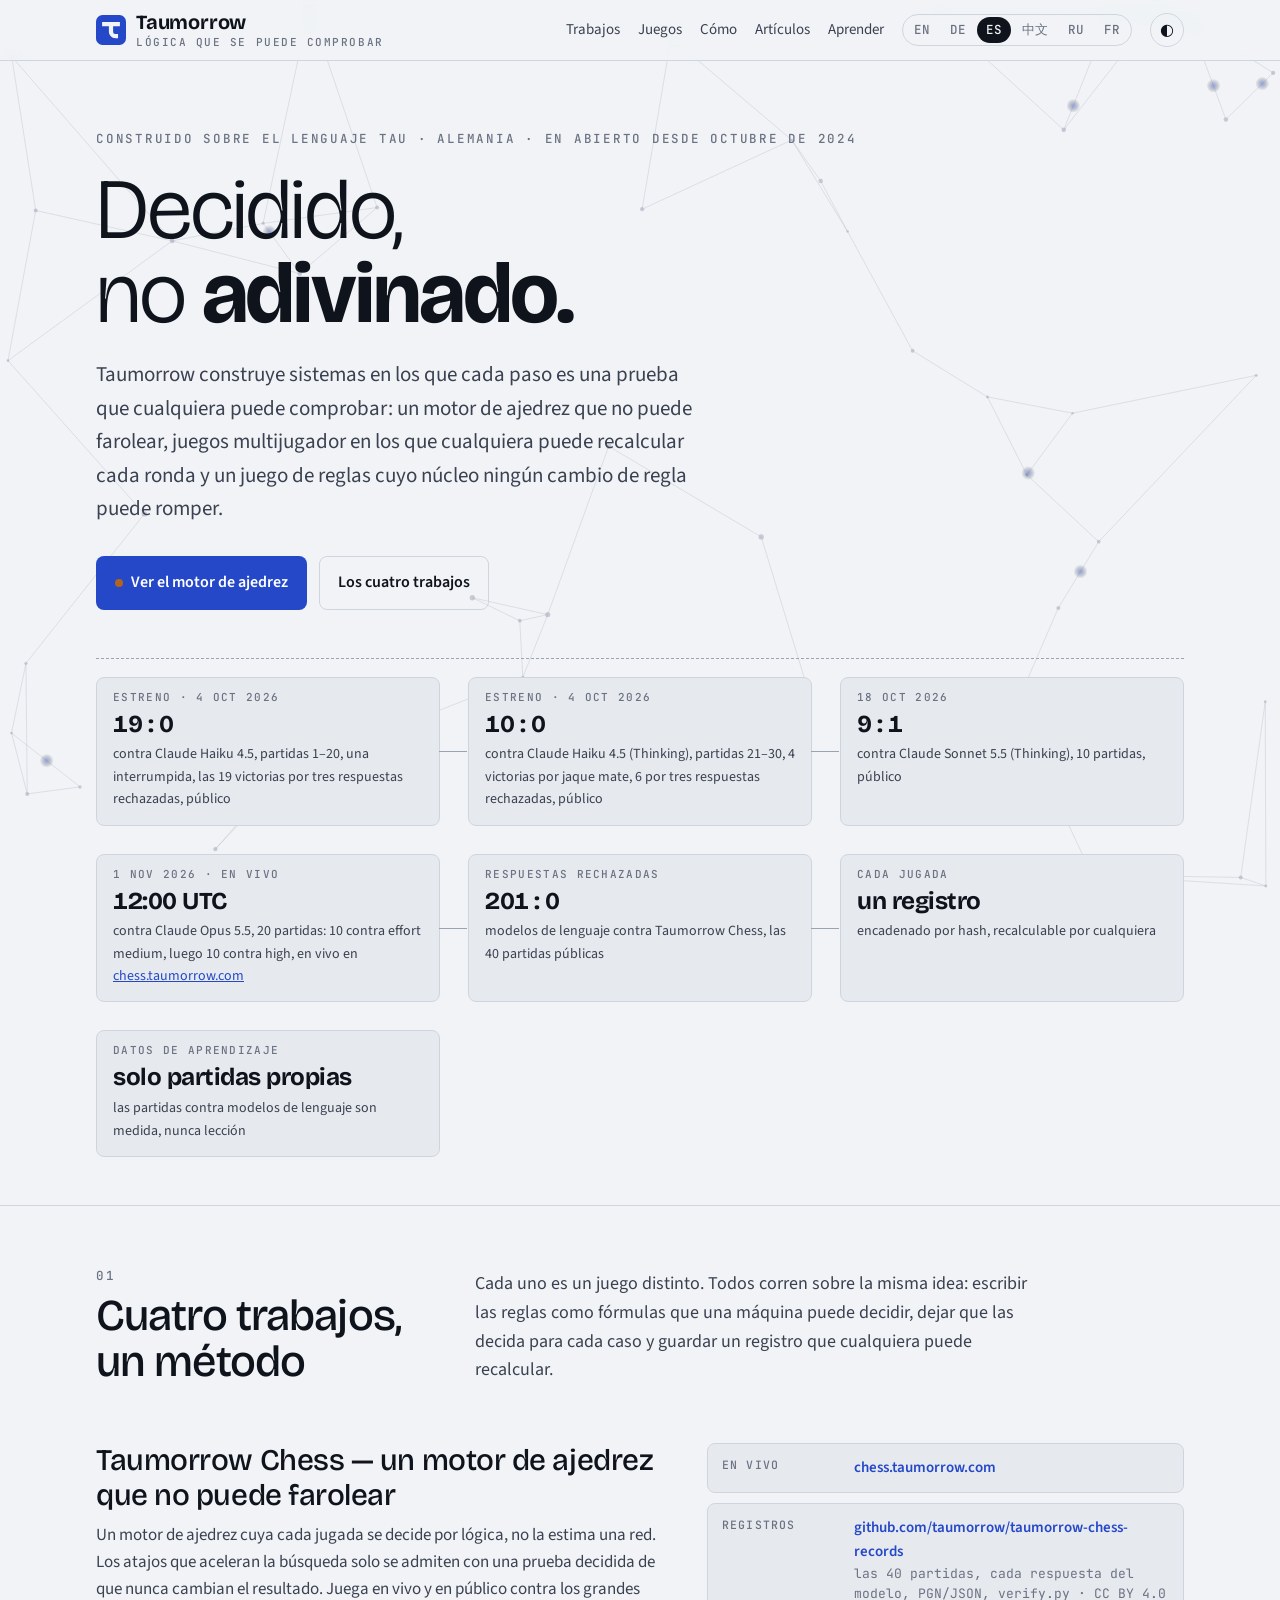
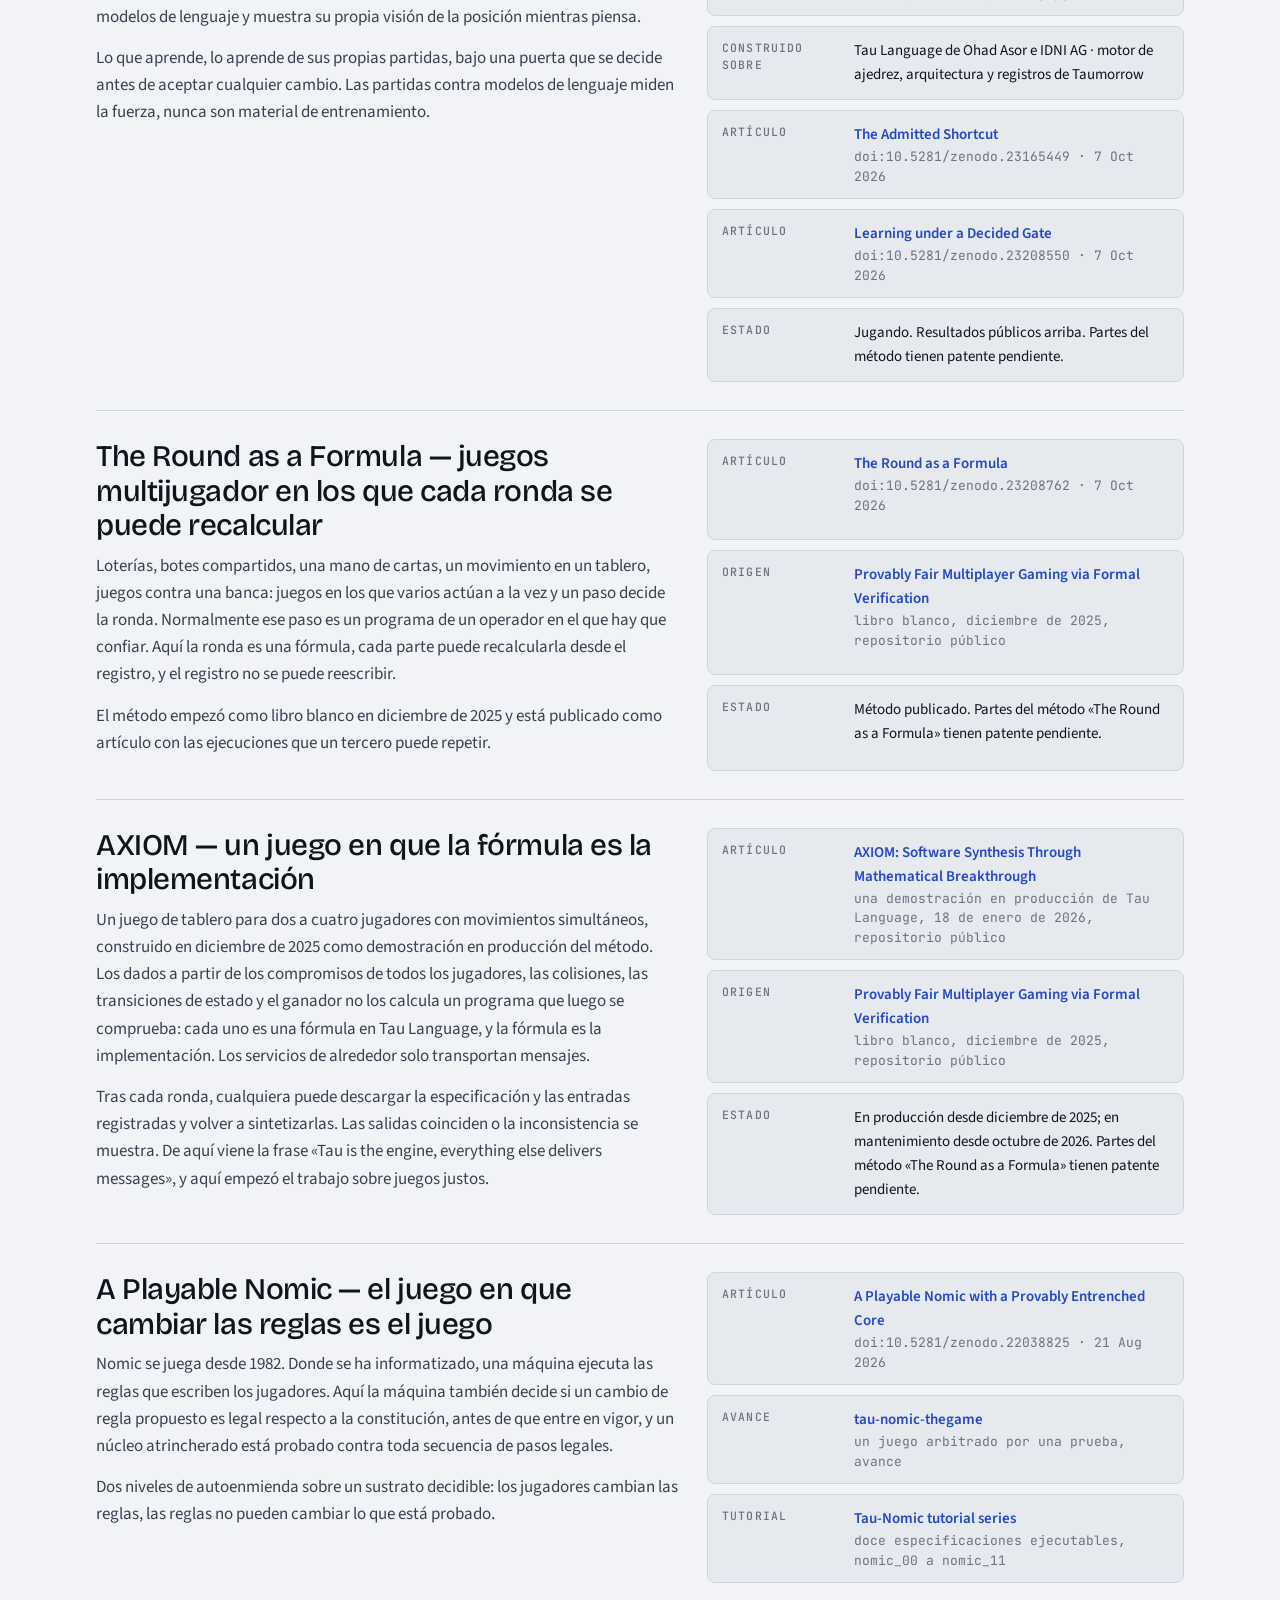
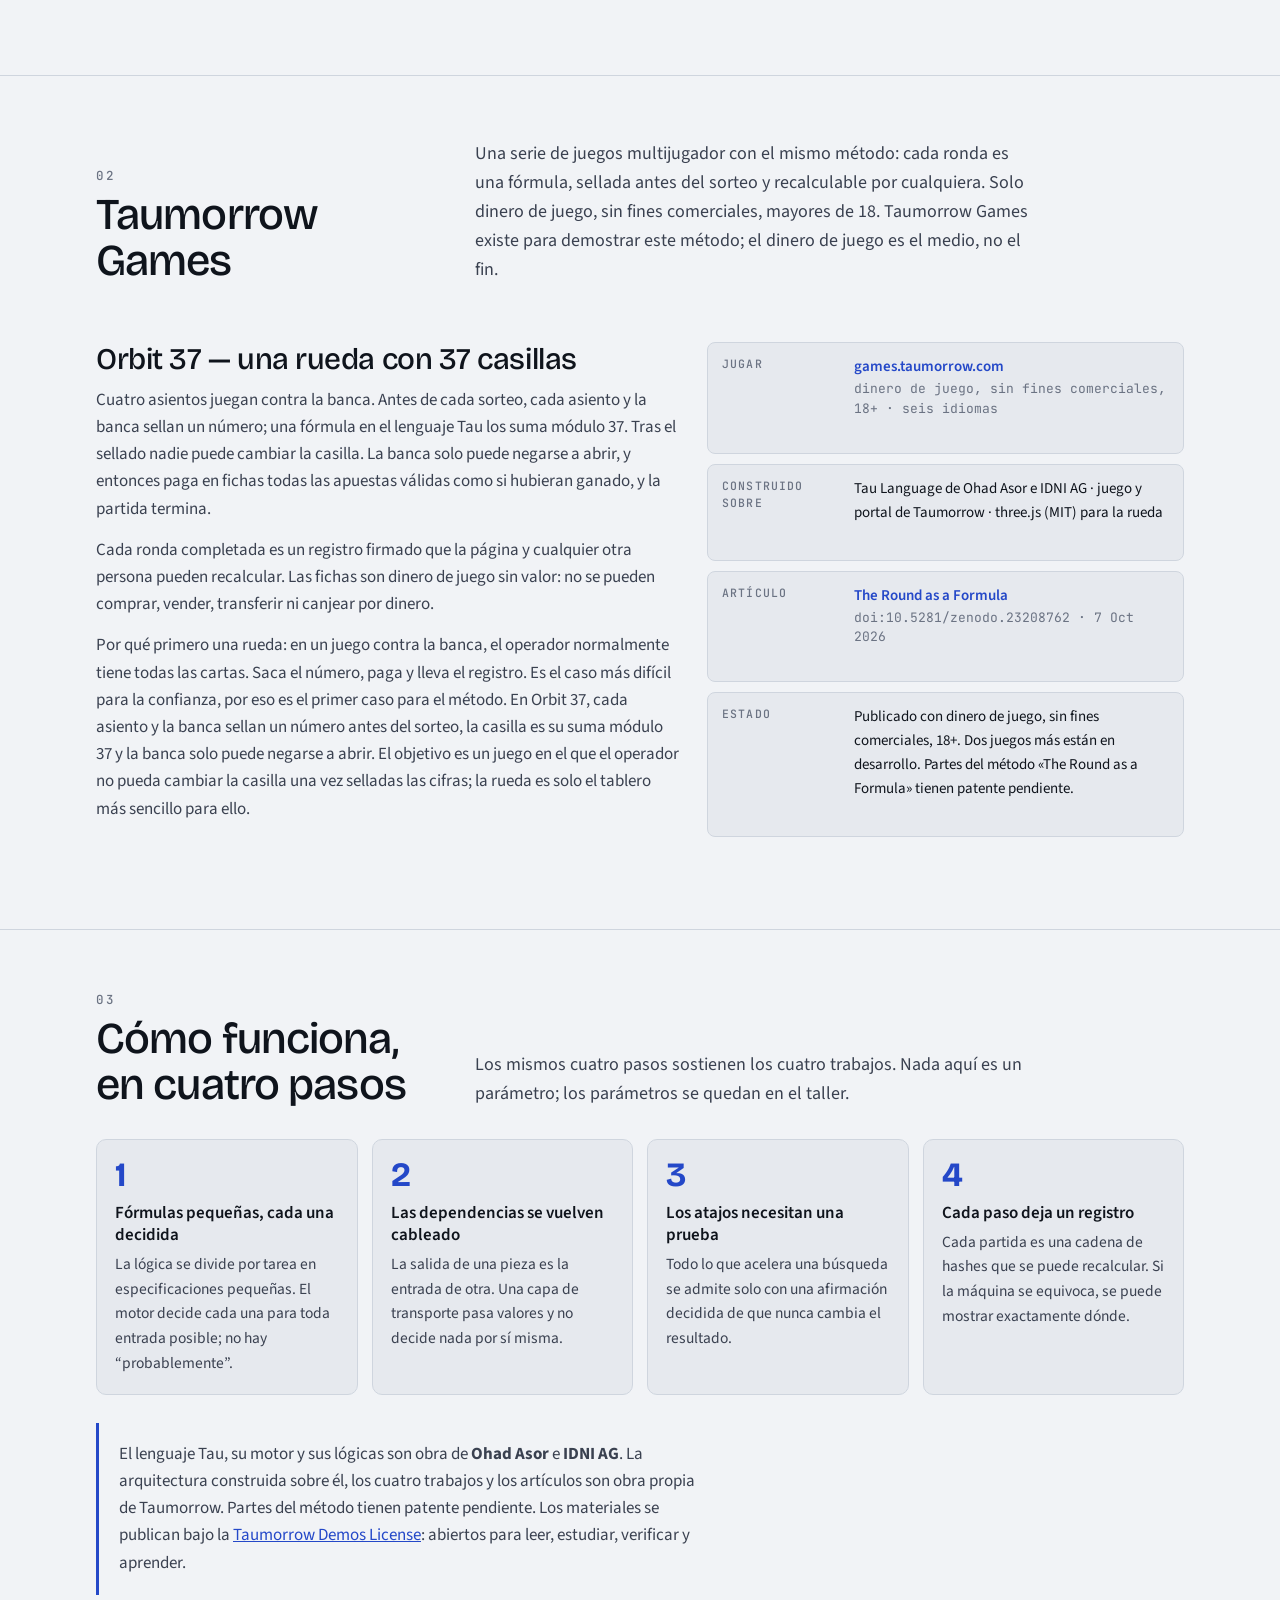
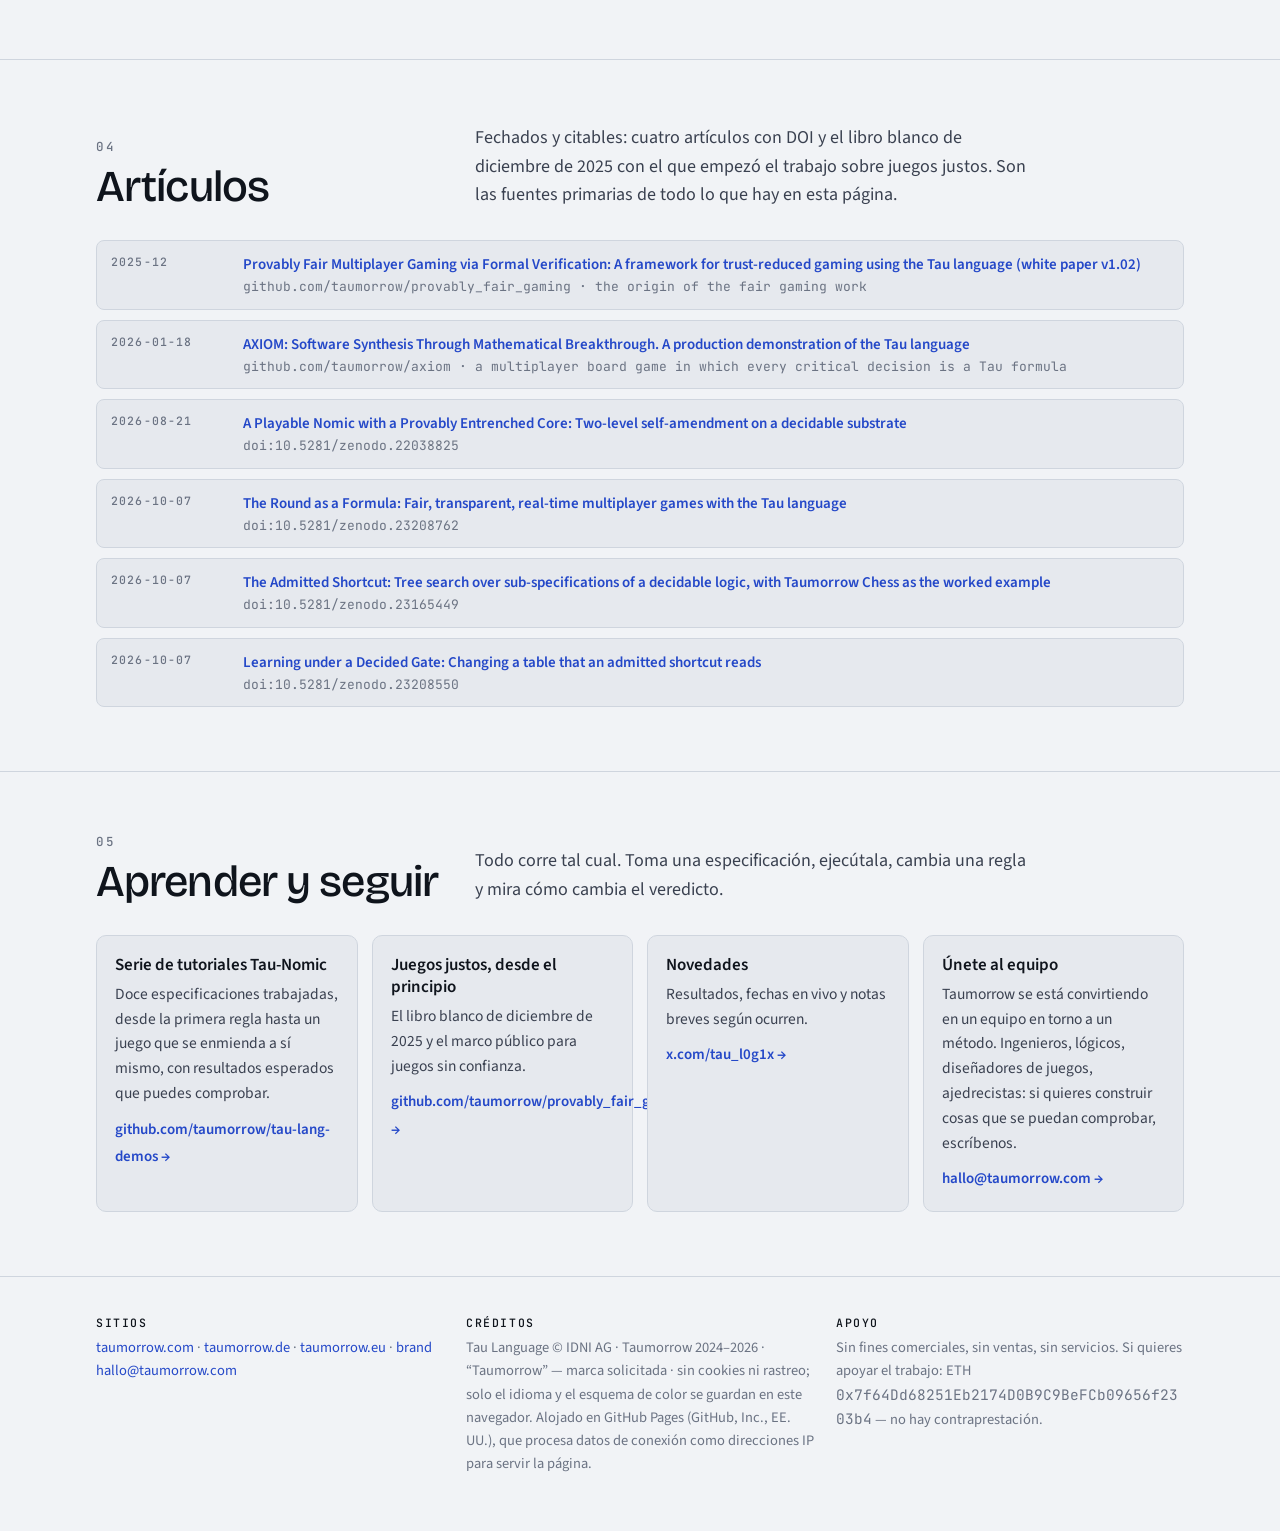
<file: es/index.html>
<!doctype html>
<html lang="es">
<head>
<meta charset="utf-8">
<meta name="viewport" content="width=device-width, initial-scale=1">
<title>Taumorrow Chess, juegos en los que cada ronda se puede recalcular, Nomic jugable</title>
<meta name="description" content="Motor de ajedrez sobre el lenguaje Tau que no puede farolear (9 : 1 contra Claude Sonnet 5.5), juegos multijugador en los que cualquiera puede recalcular cada ronda y un Nomic jugable. Artículos con DOI, en abierto desde 2024.">
<link rel="canonical" href="https://taumorrow.com/es/">
<link rel="alternate" hreflang="en" href="https://taumorrow.com/">
<link rel="alternate" hreflang="de" href="https://taumorrow.com/de/">
<link rel="alternate" hreflang="es" href="https://taumorrow.com/es/">
<link rel="alternate" hreflang="zh-Hans" href="https://taumorrow.com/zh/">
<link rel="alternate" hreflang="ru" href="https://taumorrow.com/ru/">
<link rel="alternate" hreflang="fr" href="https://taumorrow.com/fr/">
<link rel="alternate" hreflang="x-default" href="https://taumorrow.com/">
<meta name="color-scheme" content="light dark">
<meta name="theme-color" media="(prefers-color-scheme: light)" content="#f1f3f6">
<meta name="theme-color" media="(prefers-color-scheme: dark)" content="#0d1117">
<meta property="og:type" content="website">
<meta property="og:site_name" content="Taumorrow">
<meta property="og:url" content="https://taumorrow.com/es/">
<meta property="og:title" content="Taumorrow Chess, juegos en los que cada ronda se puede recalcular, Nomic jugable">
<meta property="og:description" content="Motor de ajedrez sobre el lenguaje Tau que no puede farolear (9 : 1 contra Claude Sonnet 5.5), juegos multijugador en los que cualquiera puede recalcular cada ronda y un Nomic jugable. Artículos con DOI, en abierto desde 2024.">
<meta property="og:image" content="https://taumorrow.com/og.png">
<meta property="og:image:width" content="1200">
<meta property="og:image:height" content="630">
<meta property="og:image:alt" content="Taumorrow — Decided, not guessed.">
<meta property="og:locale" content="es_ES">
<meta name="twitter:card" content="summary_large_image">
<meta name="twitter:site" content="@tau_l0g1x">
<meta name="twitter:title" content="Taumorrow Chess, juegos en los que cada ronda se puede recalcular, Nomic jugable">
<meta name="twitter:description" content="Motor de ajedrez sobre el lenguaje Tau que no puede farolear (9 : 1 contra Claude Sonnet 5.5), juegos multijugador en los que cualquiera puede recalcular cada ronda y un Nomic jugable. Artículos con DOI, en abierto desde 2024.">
<meta name="twitter:image" content="https://taumorrow.com/og.png">
<link rel="icon" href="/favicon.svg" type="image/svg+xml">
<link rel="icon" href="/favicon-32.png" sizes="32x32" type="image/png">
<link rel="apple-touch-icon" href="/apple-touch-icon.png">
<link rel="manifest" href="/manifest.webmanifest">
<script type="application/ld+json">{"@context":"https://schema.org","@graph":[{"@type":"Organization","@id":"https://taumorrow.com/#org","name":"Taumorrow","url":"https://taumorrow.com/","logo":"https://taumorrow.com/icon-512.png","email":"hallo@taumorrow.com","sameAs":["https://x.com/tau_l0g1x","https://github.com/taumorrow"]},{"@type":"WebSite","@id":"https://taumorrow.com/#site","url":"https://taumorrow.com/","name":"Taumorrow","publisher":{"@id":"https://taumorrow.com/#org"},"inLanguage":["en","de","es","zh-Hans","ru","fr"]},{"@type":"WebPage","url":"https://taumorrow.com/es/","name":"Taumorrow Chess, juegos en los que cada ronda se puede recalcular, Nomic jugable","description":"Motor de ajedrez sobre el lenguaje Tau que no puede farolear (9 : 1 contra Claude Sonnet 5.5), juegos multijugador en los que cualquiera puede recalcular cada ronda y un Nomic jugable. Artículos con DOI, en abierto desde 2024.","inLanguage":"es","isPartOf":{"@id":"https://taumorrow.com/#site"},"about":{"@id":"https://taumorrow.com/#org"}},{"@type":"ScholarlyArticle","name":"A Playable Nomic with a Provably Entrenched Core: Two-level self-amendment on a decidable substrate","identifier":"https://doi.org/10.5281/zenodo.22038825","url":"https://doi.org/10.5281/zenodo.22038825","datePublished":"2026-08-21","publisher":{"@type":"Organization","name":"Zenodo"}},{"@type":"ScholarlyArticle","name":"The Round as a Formula: Fair, transparent, real-time multiplayer games with the Tau language","identifier":"https://doi.org/10.5281/zenodo.23208762","url":"https://doi.org/10.5281/zenodo.23208762","datePublished":"2026-10-07","publisher":{"@type":"Organization","name":"Zenodo"}},{"@type":"ScholarlyArticle","name":"The Admitted Shortcut: Tree search over sub-specifications of a decidable logic, with Taumorrow Chess as the worked example","identifier":"https://doi.org/10.5281/zenodo.23165449","url":"https://doi.org/10.5281/zenodo.23165449","datePublished":"2026-10-07","publisher":{"@type":"Organization","name":"Zenodo"}},{"@type":"ScholarlyArticle","name":"Learning under a Decided Gate: Changing a table that an admitted shortcut reads","identifier":"https://doi.org/10.5281/zenodo.23208550","url":"https://doi.org/10.5281/zenodo.23208550","datePublished":"2026-10-07","publisher":{"@type":"Organization","name":"Zenodo"}}]}</script>
<script>try{const t=localStorage.getItem("taumorrow.theme");if(t==="dark"||t==="light")document.documentElement.dataset.theme=t;}catch(_){}</script>
<link rel="stylesheet" href="/fonts/fonts.css">
<style>
:root{
  --paper:#f1f3f6;--paper-2:#e6e9ee;--ink:#0f141c;--ink-2:#3a4150;--mute:#6b7383;--rule:#cfd5de;
  --cobalt:#2448c8;--cobalt-ink:#ffffff;--live:#b2651a;--chain:#9aa3b4;
  --sq:#dfe4ec;
}
@media (prefers-color-scheme: dark){:root:not([data-theme="light"]){
  --paper:#0d1117;--paper-2:#131923;--ink:#e9edf3;--ink-2:#c3cad6;--mute:#8a93a6;--rule:#273040;
  --cobalt:#6f8dff;--cobalt-ink:#0b1020;--live:#e39a4a;--chain:#4b5567;--sq:#161d2a;}}
:root[data-theme="dark"]{
  --paper:#0d1117;--paper-2:#131923;--ink:#e9edf3;--ink-2:#c3cad6;--mute:#8a93a6;--rule:#273040;
  --cobalt:#6f8dff;--cobalt-ink:#0b1020;--live:#e39a4a;--chain:#4b5567;--sq:#161d2a;}
*{box-sizing:border-box}
html{scroll-behavior:smooth}
html,body{overflow-x:hidden}
body{margin:0;background:var(--paper);color:var(--ink);font:400 clamp(15.5px,1.1vw + 11px,17px)/1.6 "Source Sans 3","Noto Sans SC",system-ui,sans-serif;-webkit-font-smoothing:antialiased}
:lang(zh) body,body:lang(zh){font-family:"Noto Sans SC","Source Sans 3",system-ui,sans-serif}
html:lang(th) body{font-family:"Noto Sans Thai","Source Sans 3",system-ui,sans-serif;line-height:1.75}
html:lang(th) h1,html:lang(th) h2,html:lang(th) h3,html:lang(th) .link .v,html:lang(th) .step .n{font-family:"Noto Sans Thai","Bricolage Grotesque",sans-serif;font-weight:700;letter-spacing:0}
html:lang(ru) h1,html:lang(ru) h2,html:lang(ru) h3,html:lang(ru) .link .v{font-family:"Bricolage Grotesque","Source Sans 3",system-ui,sans-serif;letter-spacing:-.01em}
a{color:var(--cobalt)}
a:focus-visible,button:focus-visible{outline:3px solid var(--cobalt);outline-offset:3px;border-radius:3px}
.wrap{max-width:1120px;margin:0 auto;padding:0 16px}
.mono{font-family:"JetBrains Mono",ui-monospace,monospace}
/* header */
header{position:sticky;top:0;z-index:5;background:color-mix(in srgb,var(--paper) 88%,transparent);backdrop-filter:blur(8px);border-bottom:1px solid var(--rule)}
header .wrap{display:flex;align-items:center;justify-content:space-between;gap:12px;min-height:60px;flex-wrap:wrap;padding-top:8px;padding-bottom:8px}
.brand{display:inline-flex;align-items:center;gap:10px;font:700 20px/1 "Bricolage Grotesque",sans-serif;letter-spacing:-.01em;color:var(--ink);text-decoration:none}
.brand .mark{flex:none}
.brand small{display:block;font:500 11px/1 "JetBrains Mono",monospace;color:var(--mute);letter-spacing:.14em;text-transform:uppercase;margin-top:5px}
nav{display:flex;gap:18px;align-items:center;flex-wrap:wrap}
nav a{color:var(--ink-2);text-decoration:none;font-size:15px}
nav a:hover{color:var(--ink)}
.lang{display:flex;gap:2px;border:1px solid var(--rule);border-radius:999px;padding:2px}
.lang button,.lang a{text-decoration:none;border:0;background:transparent;color:var(--mute);font:500 12.5px/1 "JetBrains Mono",monospace;padding:7px 9px;border-radius:999px;cursor:pointer}
.lang button[aria-pressed="true"],.lang a[aria-current="page"]{background:var(--ink);color:var(--paper)}
.theme{border:1px solid var(--rule);background:transparent;color:var(--ink);width:34px;height:34px;border-radius:50%;cursor:pointer;font-size:16px;line-height:1;display:inline-flex;align-items:center;justify-content:center}
.theme:hover{background:var(--paper-2)}
@media (max-width:720px){header .wrap{justify-content:flex-start}nav{width:100%;justify-content:space-between;gap:10px}nav a{font-size:14px}.lang button,.lang a{text-decoration:none;padding:7px 7px;font-size:12px}}
@media (max-width:420px){nav a{font-size:13px}.brand{font-size:18px}}
/* hero with board grid */
.hero{position:relative;padding:72px 0 48px;overflow:hidden;border-bottom:1px solid var(--rule)}
@media (max-width:720px){.hero{padding:44px 0 36px}.btns .btn{flex:1 1 100%;justify-content:center}.chain{margin-top:32px}}
.hero::before{content:"";position:absolute;inset:0;background-image:linear-gradient(var(--sq) 1px,transparent 1px),linear-gradient(90deg,var(--sq) 1px,transparent 1px);background-size:64px 64px;mask-image:linear-gradient(180deg,rgba(0,0,0,.9),transparent 85%);pointer-events:none}
.hero .wrap{position:relative}
.kicker{font:500 12.5px/1 "JetBrains Mono",monospace;letter-spacing:.14em;text-transform:uppercase;color:var(--mute);margin:0 0 22px}
h1{font:300 clamp(40px,7vw,86px)/.98 "Bricolage Grotesque","Noto Sans SC",sans-serif;letter-spacing:-.025em;margin:0 0 22px;max-width:14ch;text-wrap:balance}
h1 b{font-weight:700}
.sub{font-size:clamp(18px,2vw,21px);color:var(--ink-2);max-width:60ch;margin:0 0 30px}
.btns{display:flex;gap:12px;flex-wrap:wrap}
.btn{display:inline-flex;align-items:center;gap:8px;padding:13px 18px;border-radius:8px;text-decoration:none;font-weight:600;font-size:16px;border:1px solid transparent}
.btn.primary{background:var(--cobalt);color:var(--cobalt-ink)}
.btn.ghost{border-color:var(--rule);color:var(--ink)}
.dot{width:8px;height:8px;border-radius:50%;background:var(--live);box-shadow:0 0 0 0 var(--live);animation:pulse 2.4s infinite}
@keyframes pulse{0%{box-shadow:0 0 0 0 color-mix(in srgb,var(--live) 55%,transparent)}70%{box-shadow:0 0 0 9px transparent}100%{box-shadow:0 0 0 0 transparent}}
@media (prefers-reduced-motion:reduce){.dot{animation:none}html{scroll-behavior:auto}}
/* chain strip */
.chain{margin:48px 0 0;padding:18px 0 0;border-top:1px dashed var(--chain)}
.chain .row{display:grid;grid-template-columns:repeat(3,minmax(0,1fr));gap:28px}
.link:nth-child(3n)::after{display:none}
@media (max-width:900px){.chain .row{grid-template-columns:repeat(2,minmax(0,1fr));gap:14px}.link::after{display:none}}
@media (max-width:560px){.chain .row{grid-template-columns:1fr}}
.link{min-width:0;padding:14px 16px;border:1px solid var(--rule);background:var(--paper-2);border-radius:8px;position:relative;overflow-wrap:anywhere}
.link::after{content:"";position:absolute;right:-28px;top:50%;width:28px;height:1px;background:var(--chain)}
.link:last-child::after{display:none}
.link .k{font:500 11px/1 "JetBrains Mono",monospace;letter-spacing:.12em;text-transform:uppercase;color:var(--mute);margin:0 0 8px}
.link .v{font:700 clamp(20px,1.9vw,26px)/1.1 "Bricolage Grotesque","Noto Sans SC",sans-serif;letter-spacing:-.02em;margin:0 0 6px;font-variant-numeric:tabular-nums}
.link .d{font-size:14px;color:var(--ink-2);margin:0}
.link .h{font:400 11.5px/1.4 "JetBrains Mono",monospace;color:var(--mute);margin:8px 0 0;word-break:break-all}
/* sections */
section{padding:64px 0;border-bottom:1px solid var(--rule)}
@media (max-width:720px){section{padding:44px 0}}
.sec-head{display:grid;grid-template-columns:1fr 2fr;gap:24px;align-items:end;margin-bottom:30px}
@media (max-width:860px){.sec-head{grid-template-columns:1fr}}
.num{font:500 12.5px/1 "JetBrains Mono",monospace;letter-spacing:.14em;text-transform:uppercase;color:var(--mute);margin:0 0 10px}
h2{font:500 clamp(28px,3.6vw,44px)/1.05 "Bricolage Grotesque","Noto Sans SC",sans-serif;letter-spacing:-.02em;margin:0}
.lead{color:var(--ink-2);font-size:18px;margin:0;max-width:62ch}
/* chapters */
.chapter{display:grid;grid-template-columns:1.1fr .9fr;gap:28px;padding:28px 0;border-top:1px solid var(--rule)}
.chapter:first-of-type{border-top:0}
@media (max-width:860px){.chapter{grid-template-columns:1fr}}
.chapter h3{font:500 clamp(22px,2.4vw,30px)/1.15 "Bricolage Grotesque","Noto Sans SC",sans-serif;letter-spacing:-.015em;margin:0 0 10px}
.chapter p{margin:0 0 14px;color:var(--ink-2)}
.facts{list-style:none;margin:0;padding:0;display:grid;gap:10px}
.facts li{display:grid;grid-template-columns:120px 1fr;gap:12px;padding:12px 14px;border:1px solid var(--rule);border-radius:8px;background:var(--paper-2)}
@media (max-width:560px){.facts li{grid-template-columns:1fr;gap:4px}}
.facts .v a{overflow-wrap:anywhere}
.facts .k{font:500 11.5px/1.5 "JetBrains Mono",monospace;letter-spacing:.1em;text-transform:uppercase;color:var(--mute)}
.facts .v{font-size:15px}
.facts a{text-decoration:none;font-weight:600}
.facts .doi{font:400 13px/1.5 "JetBrains Mono",monospace;color:var(--mute);display:block}
/* how */
.steps{display:grid;grid-template-columns:repeat(auto-fit,minmax(240px,1fr));gap:14px}
.step{padding:18px;border:1px solid var(--rule);border-radius:10px;background:var(--paper-2)}
.step .n{font:700 34px/1 "Bricolage Grotesque",sans-serif;color:var(--cobalt);margin:0 0 10px;letter-spacing:-.03em}
.step h4{margin:0 0 6px;font:600 17px/1.3 "Source Sans 3","Noto Sans SC",sans-serif}
.step p{margin:0;color:var(--ink-2);font-size:15.5px}
.credit{margin:28px 0 0;padding:18px 20px;border-left:3px solid var(--cobalt);color:var(--ink-2);max-width:78ch}
/* learn */
.cards{display:grid;grid-template-columns:repeat(auto-fit,minmax(260px,1fr));gap:14px}
.card{padding:18px;border:1px solid var(--rule);border-radius:10px;background:var(--paper-2)}
.card h4{margin:0 0 6px;font:600 17px/1.3 "Source Sans 3","Noto Sans SC",sans-serif}
.card p{margin:0 0 10px;color:var(--ink-2);font-size:15.5px}
.card a{text-decoration:none;font-weight:600;font-size:15px}
/* footer */
footer{padding:40px 0 56px;color:var(--mute);font-size:14.5px}
footer .cols{display:grid;grid-template-columns:repeat(auto-fit,minmax(220px,1fr));gap:22px;overflow-wrap:anywhere}
footer h5{margin:0 0 8px;font:500 11.5px/1 "JetBrains Mono",monospace;letter-spacing:.14em;text-transform:uppercase;color:var(--ink)}
footer a{text-decoration:none}
.todo{border:1px dashed var(--chain);border-radius:8px;padding:10px 12px;font-size:13.5px}
.sr{position:absolute;left:-9999px}
#net{position:fixed;inset:0;z-index:-1;width:100%;height:100%;pointer-events:none;opacity:.9}
main,header,footer{position:relative}
.hero::before{display:none}
</style>
</head>
<body>
<canvas id="net" aria-hidden="true"></canvas>
<header><div class="wrap">
  <a class="brand" href="#top"><svg class="mark" viewBox="0 0 64 64" width="30" height="30" aria-hidden="true" focusable="false"><rect width="64" height="64" rx="14" fill="var(--cobalt)"/><path d="M13 15H51V24H36.5V36A4.5 4.5 0 0 0 41 40.5H47V49.5H41A13.5 13.5 0 0 1 27.5 36V24H13Z" fill="var(--paper)"/></svg><span>Taumorrow<small>Lógica que se puede comprobar</small></span></a>
  <nav aria-label="Sections">
    <a href="#works">Trabajos</a><a href="#games">Juegos</a><a href="#how">Cómo</a><a href="#papers">Artículos</a><a href="#learn">Aprender</a>
    <div class="lang" role="group" aria-label="Language"><a href="/" hreflang="en" lang="en">EN</a><a href="/de/" hreflang="de" lang="de">DE</a><a href="/es/" hreflang="es" lang="es" aria-current="page">ES</a><a href="/zh/" hreflang="zh-Hans" lang="zh-Hans">中文</a><a href="/ru/" hreflang="ru" lang="ru">RU</a><a href="/fr/" hreflang="fr" lang="fr">FR</a></div>
    <button class="theme" id="theme" type="button" aria-label="Toggle colour scheme" title="Light / dark"><span aria-hidden="true">◐</span></button>
  </nav>
</div></header>

<main id="top">
<section class="hero"><div class="wrap">
  <p class="kicker">Construido sobre el lenguaje Tau · Alemania · en abierto desde octubre de 2024</p>
  <h1>Decidido,<br>no <b>adivinado.</b></h1>
  <p class="sub">Taumorrow construye sistemas en los que cada paso es una prueba que cualquiera puede comprobar: un motor de ajedrez que no puede farolear, juegos multijugador en los que cualquiera puede recalcular cada ronda y un juego de reglas cuyo núcleo ningún cambio de regla puede romper.</p>
  <div class="btns">
    <a class="btn primary" href="https://chess.taumorrow.com/"><span class="dot" aria-hidden="true"></span><span>Ver el motor de ajedrez</span></a>
    <a class="btn ghost" href="#works">Los cuatro trabajos</a>
  </div>
  <div class="chain" aria-label="Record">
    <div class="row">
      <div class="link"><p class="k">Estreno · 4 oct 2026</p><p class="v">19 : 0</p><p class="d">contra Claude Haiku 4.5, partidas 1–20, una interrumpida, las 19 victorias por tres respuestas rechazadas, público</p></div>
      <div class="link"><p class="k">Estreno · 4 oct 2026</p><p class="v">10 : 0</p><p class="d">contra Claude Haiku 4.5 (Thinking), partidas 21–30, 4 victorias por jaque mate, 6 por tres respuestas rechazadas, público</p></div>
      <div class="link"><p class="k">18 oct 2026</p><p class="v">9 : 1</p><p class="d">contra Claude Sonnet 5.5 (Thinking), 10 partidas, público</p></div>
      <div class="link"><p class="k">1 nov 2026 · en vivo</p><p class="v">12:00 UTC</p><p class="d">contra Claude Opus 5.5, 20 partidas: 10 contra effort medium, luego 10 contra high, en vivo en <a href="https://chess.taumorrow.com/">chess.taumorrow.com</a></p></div>
      <div class="link"><p class="k">Respuestas rechazadas</p><p class="v">201 : 0</p><p class="d">modelos de lenguaje contra Taumorrow Chess, las 40 partidas públicas</p></div>
      <div class="link"><p class="k">Cada jugada</p><p class="v">un registro</p><p class="d">encadenado por hash, recalculable por cualquiera</p></div>
      <div class="link"><p class="k">Datos de aprendizaje</p><p class="v">solo partidas propias</p><p class="d">las partidas contra modelos de lenguaje son medida, nunca lección</p></div>
    </div>
  </div>
</div></section>

<section id="works"><div class="wrap">
  <div class="sec-head"><div><p class="num">01</p><h2>Cuatro trabajos, un método</h2></div><p class="lead">Cada uno es un juego distinto. Todos corren sobre la misma idea: escribir las reglas como fórmulas que una máquina puede decidir, dejar que las decida para cada caso y guardar un registro que cualquiera puede recalcular.</p></div>

  <article class="chapter">
    <div><h3>Taumorrow Chess — un motor de ajedrez que no puede farolear</h3>
      <p>Un motor de ajedrez cuya cada jugada se decide por lógica, no la estima una red. Los atajos que aceleran la búsqueda solo se admiten con una prueba decidida de que nunca cambian el resultado. Juega en vivo y en público contra los grandes modelos de lenguaje y muestra su propia visión de la posición mientras piensa.</p>
      <p>Lo que aprende, lo aprende de sus propias partidas, bajo una puerta que se decide antes de aceptar cualquier cambio. Las partidas contra modelos de lenguaje miden la fuerza, nunca son material de entrenamiento.</p></div>
    <ul class="facts">
      <li><span class="k">En vivo</span><span class="v"><a href="https://chess.taumorrow.com/">chess.taumorrow.com</a></span></li>
      <li><span class="k">Registros</span><span class="v"><a href="https://github.com/taumorrow/taumorrow-chess-records">github.com/taumorrow/taumorrow-chess-records</a><span class="doi">las 40 partidas, cada respuesta del modelo, PGN/JSON, verify.py · CC BY 4.0</span></span></li>
      <li><span class="k">Construido sobre</span><span class="v">Tau Language de Ohad Asor e IDNI AG · motor de ajedrez, arquitectura y registros de Taumorrow</span></li>
      <li><span class="k">Artículo</span><span class="v"><a href="https://doi.org/10.5281/zenodo.23165449">The Admitted Shortcut</a><span class="doi">doi:10.5281/zenodo.23165449 · 7 Oct 2026</span></span></li>
      <li><span class="k">Artículo</span><span class="v"><a href="https://doi.org/10.5281/zenodo.23208550">Learning under a Decided Gate</a><span class="doi">doi:10.5281/zenodo.23208550 · 7 Oct 2026</span></span></li>
      <li><span class="k">Estado</span><span class="v">Jugando. Resultados públicos arriba. Partes del método tienen patente pendiente.</span></li>
    </ul>
  </article>

  <article class="chapter">
    <div><h3>The Round as a Formula — juegos multijugador en los que cada ronda se puede recalcular</h3>
      <p>Loterías, botes compartidos, una mano de cartas, un movimiento en un tablero, juegos contra una banca: juegos en los que varios actúan a la vez y un paso decide la ronda. Normalmente ese paso es un programa de un operador en el que hay que confiar. Aquí la ronda es una fórmula, cada parte puede recalcularla desde el registro, y el registro no se puede reescribir.</p>
      <p>El método empezó como libro blanco en diciembre de 2025 y está publicado como artículo con las ejecuciones que un tercero puede repetir.</p></div>
    <ul class="facts">
      <li><span class="k">Artículo</span><span class="v"><a href="https://doi.org/10.5281/zenodo.23208762">The Round as a Formula</a><span class="doi">doi:10.5281/zenodo.23208762 · 7 Oct 2026</span></span></li>
      <li><span class="k">Origen</span><span class="v"><a href="https://github.com/taumorrow/provably_fair_gaming">Provably Fair Multiplayer Gaming via Formal Verification</a><span class="doi">libro blanco, diciembre de 2025, repositorio público</span></span></li>
      <li><span class="k">Estado</span><span class="v">Método publicado. Partes del método «The Round as a Formula» tienen patente pendiente.</span></li>
    </ul>
  </article>

  <article class="chapter">
    <div><h3>AXIOM — un juego en que la fórmula es la implementación</h3>
      <p>Un juego de tablero para dos a cuatro jugadores con movimientos simultáneos, construido en diciembre de 2025 como demostración en producción del método. Los dados a partir de los compromisos de todos los jugadores, las colisiones, las transiciones de estado y el ganador no los calcula un programa que luego se comprueba: cada uno es una fórmula en Tau Language, y la fórmula es la implementación. Los servicios de alrededor solo transportan mensajes.</p>
      <p>Tras cada ronda, cualquiera puede descargar la especificación y las entradas registradas y volver a sintetizarlas. Las salidas coinciden o la inconsistencia se muestra. De aquí viene la frase «Tau is the engine, everything else delivers messages», y aquí empezó el trabajo sobre juegos justos.</p></div>
    <ul class="facts">
      <li><span class="k">Artículo</span><span class="v"><a href="https://github.com/taumorrow/axiom/blob/master/AXIOM.md">AXIOM: Software Synthesis Through Mathematical Breakthrough</a><span class="doi">una demostración en producción de Tau Language, 18 de enero de 2026, repositorio público</span></span></li>
      <li><span class="k">Origen</span><span class="v"><a href="https://github.com/taumorrow/provably_fair_gaming">Provably Fair Multiplayer Gaming via Formal Verification</a><span class="doi">libro blanco, diciembre de 2025, repositorio público</span></span></li>
      <li><span class="k">Estado</span><span class="v">En producción desde diciembre de 2025; en mantenimiento desde octubre de 2026. Partes del método «The Round as a Formula» tienen patente pendiente.</span></li>
    </ul>
  </article>

  <article class="chapter">
    <div><h3>A Playable Nomic — el juego en que cambiar las reglas es el juego</h3>
      <p>Nomic se juega desde 1982. Donde se ha informatizado, una máquina ejecuta las reglas que escriben los jugadores. Aquí la máquina también decide si un cambio de regla propuesto es legal respecto a la constitución, antes de que entre en vigor, y un núcleo atrincherado está probado contra toda secuencia de pasos legales.</p>
      <p>Dos niveles de autoenmienda sobre un sustrato decidible: los jugadores cambian las reglas, las reglas no pueden cambiar lo que está probado.</p></div>
    <ul class="facts">
      <li><span class="k">Artículo</span><span class="v"><a href="https://doi.org/10.5281/zenodo.22038825">A Playable Nomic with a Provably Entrenched Core</a><span class="doi">doi:10.5281/zenodo.22038825 · 21 Aug 2026</span></span></li>
      <li><span class="k">Avance</span><span class="v"><a href="https://github.com/taumorrow/tau-nomic-thegame">tau-nomic-thegame</a><span class="doi">un juego arbitrado por una prueba, avance</span></span></li>
      <li><span class="k">Tutorial</span><span class="v"><a href="https://github.com/taumorrow/tau-lang-demos">Tau-Nomic tutorial series</a><span class="doi">doce especificaciones ejecutables, nomic_00 a nomic_11</span></span></li>
    </ul>
  </article>
</div></section>

<section id="games"><div class="wrap">
  <div class="sec-head"><div><p class="num">02</p><h2>Taumorrow Games</h2></div><p class="lead">Una serie de juegos multijugador con el mismo método: cada ronda es una fórmula, sellada antes del sorteo y recalculable por cualquiera. Solo dinero de juego, sin fines comerciales, mayores de 18. Taumorrow Games existe para demostrar este método; el dinero de juego es el medio, no el fin.</p></div>

  <article class="chapter">
    <div><h3>Orbit 37 — una rueda con 37 casillas</h3>
      <p>Cuatro asientos juegan contra la banca. Antes de cada sorteo, cada asiento y la banca sellan un número; una fórmula en el lenguaje Tau los suma módulo 37. Tras el sellado nadie puede cambiar la casilla. La banca solo puede negarse a abrir, y entonces paga en fichas todas las apuestas válidas como si hubieran ganado, y la partida termina.</p>
      <p>Cada ronda completada es un registro firmado que la página y cualquier otra persona pueden recalcular. Las fichas son dinero de juego sin valor: no se pueden comprar, vender, transferir ni canjear por dinero.</p>
      <p>Por qué primero una rueda: en un juego contra la banca, el operador normalmente tiene todas las cartas. Saca el número, paga y lleva el registro. Es el caso más difícil para la confianza, por eso es el primer caso para el método. En Orbit 37, cada asiento y la banca sellan un número antes del sorteo, la casilla es su suma módulo 37 y la banca solo puede negarse a abrir. El objetivo es un juego en el que el operador no pueda cambiar la casilla una vez selladas las cifras; la rueda es solo el tablero más sencillo para ello.</p></div>
    <ul class="facts">
      <li><span class="k">Jugar</span><span class="v"><a href="https://games.taumorrow.com/">games.taumorrow.com</a><span class="doi">dinero de juego, sin fines comerciales, 18+ · seis idiomas</span></span></li>
      <li><span class="k">Construido sobre</span><span class="v">Tau Language de Ohad Asor e IDNI AG · juego y portal de Taumorrow · three.js (MIT) para la rueda</span></li>
      <li><span class="k">Artículo</span><span class="v"><a href="https://doi.org/10.5281/zenodo.23208762">The Round as a Formula</a><span class="doi">doi:10.5281/zenodo.23208762 · 7 Oct 2026</span></span></li>
      <li><span class="k">Estado</span><span class="v">Publicado con dinero de juego, sin fines comerciales, 18+. Dos juegos más están en desarrollo. Partes del método «The Round as a Formula» tienen patente pendiente.</span></li>
    </ul>
  </article>
</div></section>

<section id="how"><div class="wrap">
  <div class="sec-head"><div><p class="num">03</p><h2>Cómo funciona, en cuatro pasos</h2></div><p class="lead">Los mismos cuatro pasos sostienen los cuatro trabajos. Nada aquí es un parámetro; los parámetros se quedan en el taller.</p></div>
  <div class="steps">
    <div class="step"><p class="n">1</p><h4>Fórmulas pequeñas, cada una decidida</h4><p>La lógica se divide por tarea en especificaciones pequeñas. El motor decide cada una para toda entrada posible; no hay “probablemente”.</p></div>
    <div class="step"><p class="n">2</p><h4>Las dependencias se vuelven cableado</h4><p>La salida de una pieza es la entrada de otra. Una capa de transporte pasa valores y no decide nada por sí misma.</p></div>
    <div class="step"><p class="n">3</p><h4>Los atajos necesitan una prueba</h4><p>Todo lo que acelera una búsqueda se admite solo con una afirmación decidida de que nunca cambia el resultado.</p></div>
    <div class="step"><p class="n">4</p><h4>Cada paso deja un registro</h4><p>Cada partida es una cadena de hashes que se puede recalcular. Si la máquina se equivoca, se puede mostrar exactamente dónde.</p></div>
  </div>
  <p class="credit">El lenguaje Tau, su motor y sus lógicas son obra de <b>Ohad Asor</b> e <b>IDNI AG</b>. La arquitectura construida sobre él, los cuatro trabajos y los artículos son obra propia de Taumorrow. Partes del método tienen patente pendiente. Los materiales se publican bajo la <a href="https://github.com/taumorrow/tau-lang-demos/blob/main/LICENSE">Taumorrow Demos License</a>: abiertos para leer, estudiar, verificar y aprender.</p>
</div></section>

<section id="papers"><div class="wrap">
  <div class="sec-head"><div><p class="num">04</p><h2>Artículos</h2></div><p class="lead">Fechados y citables: cuatro artículos con DOI y el libro blanco de diciembre de 2025 con el que empezó el trabajo sobre juegos justos. Son las fuentes primarias de todo lo que hay en esta página.</p></div>
  <ul class="facts">
    <li><span class="k mono">2025-12</span><span class="v"><a href="https://github.com/taumorrow/provably_fair_gaming/blob/master/PROVABLY_FAIR_GAMING_WHITEPAPER.MD">Provably Fair Multiplayer Gaming via Formal Verification: A framework for trust-reduced gaming using the Tau language (white paper v1.02)</a><span class="doi">github.com/taumorrow/provably_fair_gaming · the origin of the fair gaming work</span></span></li>
    <li><span class="k mono">2026-01-18</span><span class="v"><a href="https://github.com/taumorrow/axiom/blob/master/AXIOM.md">AXIOM: Software Synthesis Through Mathematical Breakthrough. A production demonstration of the Tau language</a><span class="doi">github.com/taumorrow/axiom · a multiplayer board game in which every critical decision is a Tau formula</span></span></li>
    <li><span class="k mono">2026-08-21</span><span class="v"><a href="https://doi.org/10.5281/zenodo.22038825">A Playable Nomic with a Provably Entrenched Core: Two-level self-amendment on a decidable substrate</a><span class="doi">doi:10.5281/zenodo.22038825</span></span></li>
    <li><span class="k mono">2026-10-07</span><span class="v"><a href="https://doi.org/10.5281/zenodo.23208762">The Round as a Formula: Fair, transparent, real-time multiplayer games with the Tau language</a><span class="doi">doi:10.5281/zenodo.23208762</span></span></li>
    <li><span class="k mono">2026-10-07</span><span class="v"><a href="https://doi.org/10.5281/zenodo.23165449">The Admitted Shortcut: Tree search over sub-specifications of a decidable logic, with Taumorrow Chess as the worked example</a><span class="doi">doi:10.5281/zenodo.23165449</span></span></li>
    <li><span class="k mono">2026-10-07</span><span class="v"><a href="https://doi.org/10.5281/zenodo.23208550">Learning under a Decided Gate: Changing a table that an admitted shortcut reads</a><span class="doi">doi:10.5281/zenodo.23208550</span></span></li>
  </ul>
</div></section>

<section id="learn"><div class="wrap">
  <div class="sec-head"><div><p class="num">05</p><h2>Aprender y seguir</h2></div><p class="lead">Todo corre tal cual. Toma una especificación, ejecútala, cambia una regla y mira cómo cambia el veredicto.</p></div>
  <div class="cards">
    <div class="card"><h4>Serie de tutoriales Tau-Nomic</h4><p>Doce especificaciones trabajadas, desde la primera regla hasta un juego que se enmienda a sí mismo, con resultados esperados que puedes comprobar.</p><a href="https://github.com/taumorrow/tau-lang-demos">github.com/taumorrow/tau-lang-demos →</a></div>
    <div class="card"><h4>Juegos justos, desde el principio</h4><p>El libro blanco de diciembre de 2025 y el marco público para juegos sin confianza.</p><a href="https://github.com/taumorrow/provably_fair_gaming">github.com/taumorrow/provably_fair_gaming →</a></div>
    <div class="card"><h4>Novedades</h4><p>Resultados, fechas en vivo y notas breves según ocurren.</p><a href="https://x.com/tau_l0g1x">x.com/tau_l0g1x →</a></div>
    <div class="card"><h4>Únete al equipo</h4><p>Taumorrow se está convirtiendo en un equipo en torno a un método. Ingenieros, lógicos, diseñadores de juegos, ajedrecistas: si quieres construir cosas que se puedan comprobar, escríbenos.</p><a href="mailto:hallo@taumorrow.com">hallo@taumorrow.com →</a></div>
  </div>
</div></section>
</main>

<footer><div class="wrap">
  <div class="cols">
    <div><h5>Sitios</h5><a href="https://taumorrow.com">taumorrow.com</a> · <a href="https://taumorrow.de">taumorrow.de</a> · <a href="https://taumorrow.eu">taumorrow.eu</a> · <a href="/brand/">brand</a><br><a href="mailto:hallo@taumorrow.com">hallo@taumorrow.com</a></div>
    <div><h5>Créditos</h5><span>Tau Language © IDNI AG · Taumorrow 2024–2026 · “Taumorrow” — marca solicitada · sin cookies ni rastreo; solo el idioma y el esquema de color se guardan en este navegador. Alojado en GitHub Pages (GitHub, Inc., EE. UU.), que procesa datos de conexión como direcciones IP para servir la página.</span></div>
    <div><h5>Apoyo</h5><span>Sin fines comerciales, sin ventas, sin servicios. Si quieres apoyar el trabajo: ETH <code class="mono">0x7f64Dd68251Eb2174D0B9C9BeFCb09656f2303b4</code> — no hay contraprestación.</span></div>
  </div>
</div></footer>


<script>
// Background: a wiring lattice. Nodes are small formulas, edges are dependencies, pulses are values travelling along the wiring.
(function(){
  const c=document.getElementById('net'); if(!c) return;
  const reduce=matchMedia('(prefers-reduced-motion: reduce)').matches;
  const ctx=c.getContext('2d'); let W=0,H=0,DPR=1,nodes=[],edges=[],pulses=[],raf=0,last=0;
  function css(v){return getComputedStyle(document.documentElement).getPropertyValue(v).trim();}
  function col(){return {ink:css('--ink'),cobalt:css('--cobalt'),chain:css('--chain'),live:css('--live')};}
  function resize(){
    DPR=Math.min(1.5,devicePixelRatio||1); W=innerWidth; H=innerHeight;
    c.width=W*DPR; c.height=H*DPR; c.style.width=W+'px'; c.style.height=H+'px'; ctx.setTransform(DPR,0,0,DPR,0,0);
    build();
  }
  function build(){
    const n=Math.round(Math.min(90,Math.max(36,(W*H)/22000)));
    nodes=[]; for(let i=0;i<n;i++) nodes.push({x:Math.random()*W,y:Math.random()*H,vx:(Math.random()-.5)*.08,vy:(Math.random()-.5)*.08,r:1.2+Math.random()*1.6});
    edges=[]; for(let i=0;i<n;i++){const d=[];for(let j=0;j<n;j++) if(i!==j) d.push([Math.hypot(nodes[i].x-nodes[j].x,nodes[i].y-nodes[j].y),j]); d.sort((a,b)=>a[0]-b[0]); for(let k=0;k<2;k++){const j=d[k][1]; if(!edges.some(e=>(e[0]===j&&e[1]===i))) edges.push([i,j]);}}
    pulses=[]; for(let k=0;k<Math.max(4,edges.length/9);k++) pulses.push({e:Math.floor(Math.random()*edges.length),t:Math.random(),s:.0005+Math.random()*.0008});
  }
  function draw(ts){
    const k=col(); const dt=Math.min(40,ts-last||16); last=ts;
    ctx.clearRect(0,0,W,H);
    if(!reduce){ for(const p of nodes){ p.x+=p.vx*dt; p.y+=p.vy*dt; if(p.x<-20)p.x=W+20; if(p.x>W+20)p.x=-20; if(p.y<-20)p.y=H+20; if(p.y>H+20)p.y=-20; } }
    ctx.lineWidth=1; ctx.strokeStyle=k.chain; ctx.globalAlpha=.28;
    ctx.beginPath(); for(const [i,j] of edges){ const a=nodes[i],b=nodes[j]; if(Math.hypot(a.x-b.x,a.y-b.y)>Math.min(W,H)*.45) continue; ctx.moveTo(a.x,a.y); ctx.lineTo(b.x,b.y);} ctx.stroke();
    ctx.globalAlpha=.55; ctx.fillStyle=k.chain; for(const p of nodes){ ctx.beginPath(); ctx.arc(p.x,p.y,p.r,0,6.283); ctx.fill(); }
    const dark=(document.documentElement.dataset.theme||(matchMedia('(prefers-color-scheme: dark)').matches?'dark':'light'))==='dark';
    ctx.globalAlpha=dark?.9:.5;
    for(const q of pulses){ const [i,j]=edges[q.e]; const a=nodes[i],b=nodes[j]; if(!reduce){ q.t+=q.s*dt; if(q.t>1){q.t=0;q.e=Math.floor(Math.random()*edges.length);} }
      const x=a.x+(b.x-a.x)*q.t, y=a.y+(b.y-a.y)*q.t; const r=dark?9:7; const g=ctx.createRadialGradient(x,y,0,x,y,r); g.addColorStop(0,k.cobalt); g.addColorStop(1,'rgba(0,0,0,0)'); ctx.fillStyle=g; ctx.beginPath(); ctx.arc(x,y,r,0,6.283); ctx.fill(); }
    ctx.globalAlpha=1;
    if(!reduce && !document.hidden) raf=requestAnimationFrame(draw);
  }
  addEventListener('resize',()=>{cancelAnimationFrame(raf);resize();raf=requestAnimationFrame(draw);});
  document.addEventListener('visibilitychange',()=>{ if(!document.hidden && !reduce){cancelAnimationFrame(raf);raf=requestAnimationFrame(draw);} });
  resize(); raf=requestAnimationFrame(draw);
  // colour scheme toggle: system → explicit light/dark, remembered in this browser
  const root=document.documentElement, btn=document.getElementById('theme');
  function cur(){return root.dataset.theme||(matchMedia('(prefers-color-scheme: dark)').matches?'dark':'light');}
  function setTheme(t){root.dataset.theme=t;try{localStorage.setItem('taumorrow.theme',t);}catch(_){}}
  try{const t=localStorage.getItem('taumorrow.theme'); if(t==="dark"||t==="light") root.dataset.theme=t;}catch(_){}
  if(btn) btn.addEventListener('click',()=>setTheme(cur()==='dark'?'light':'dark'));
})();
</script>
<script>document.querySelectorAll(".lang a").forEach(function(a){a.addEventListener("click",function(){try{localStorage.setItem("taumorrow.lang",a.getAttribute("lang").slice(0,2));}catch(_){}});});</script>
</body>
</html>
</file>
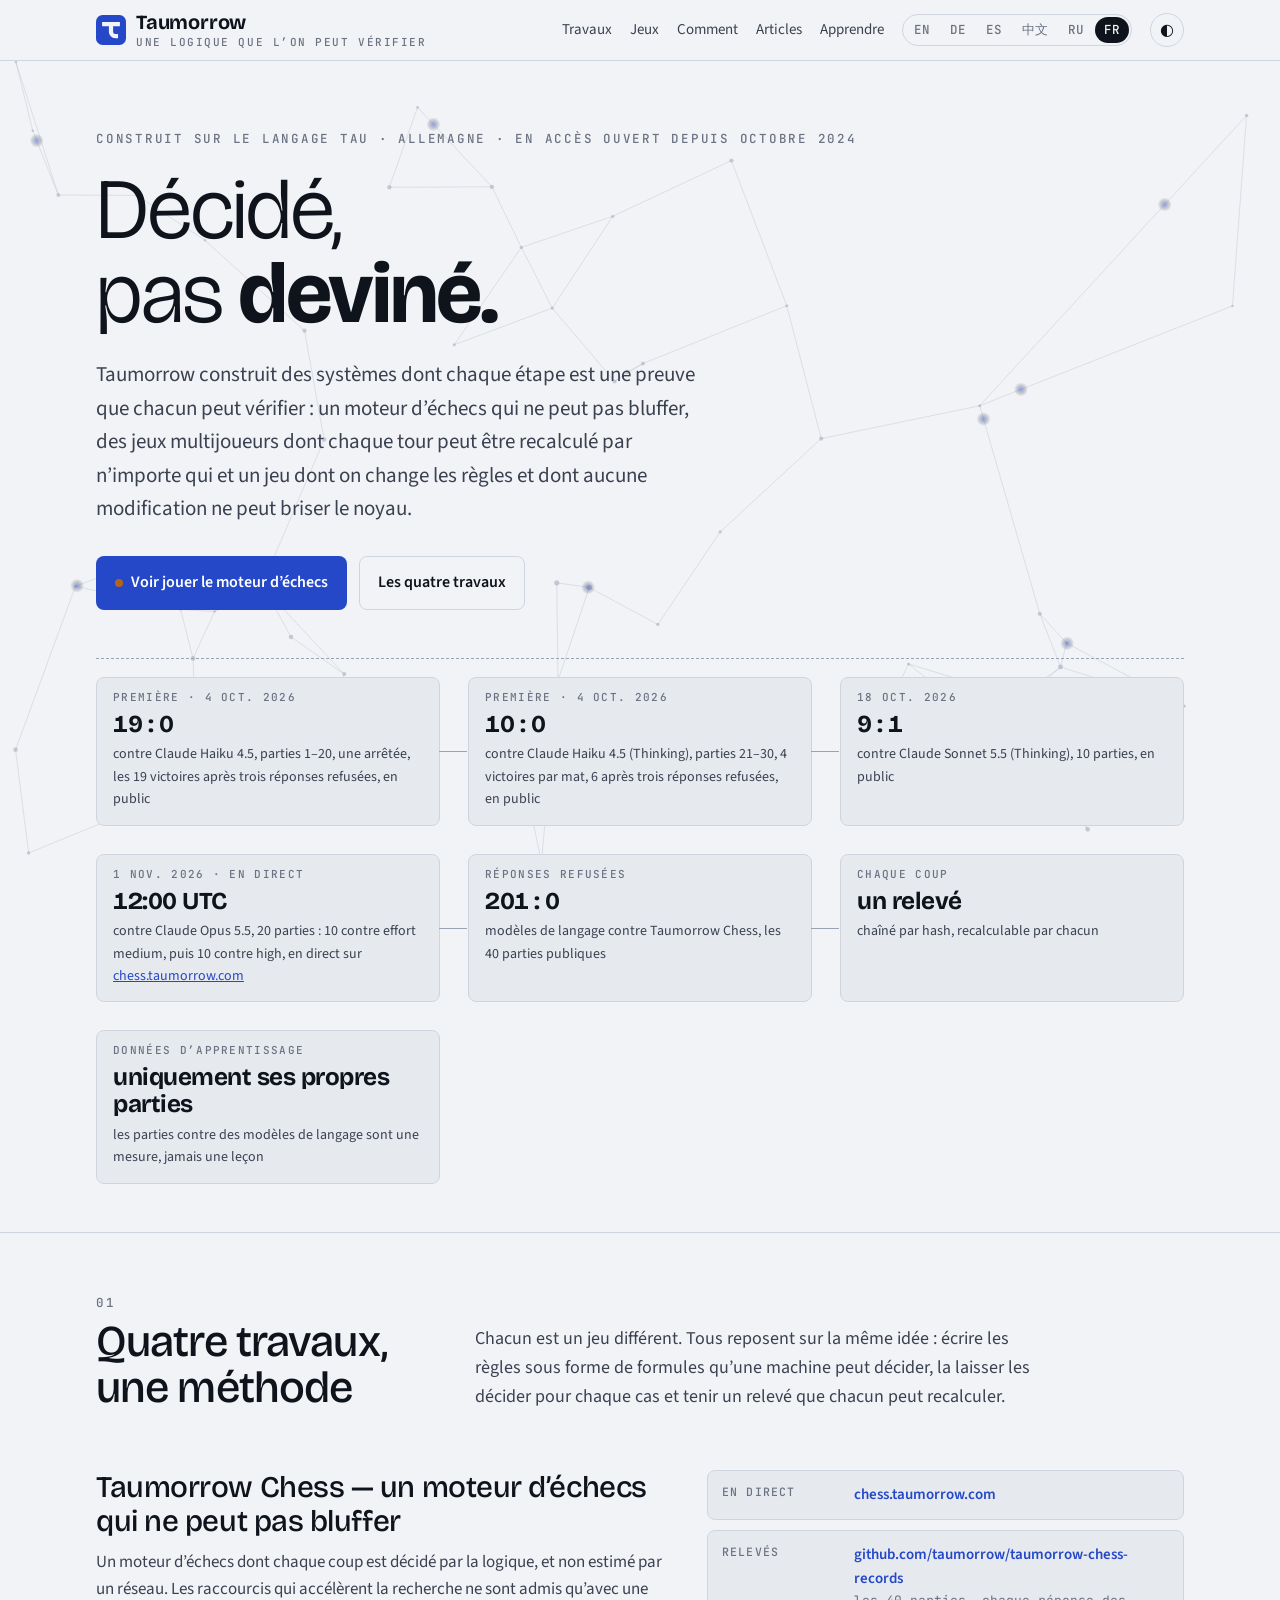
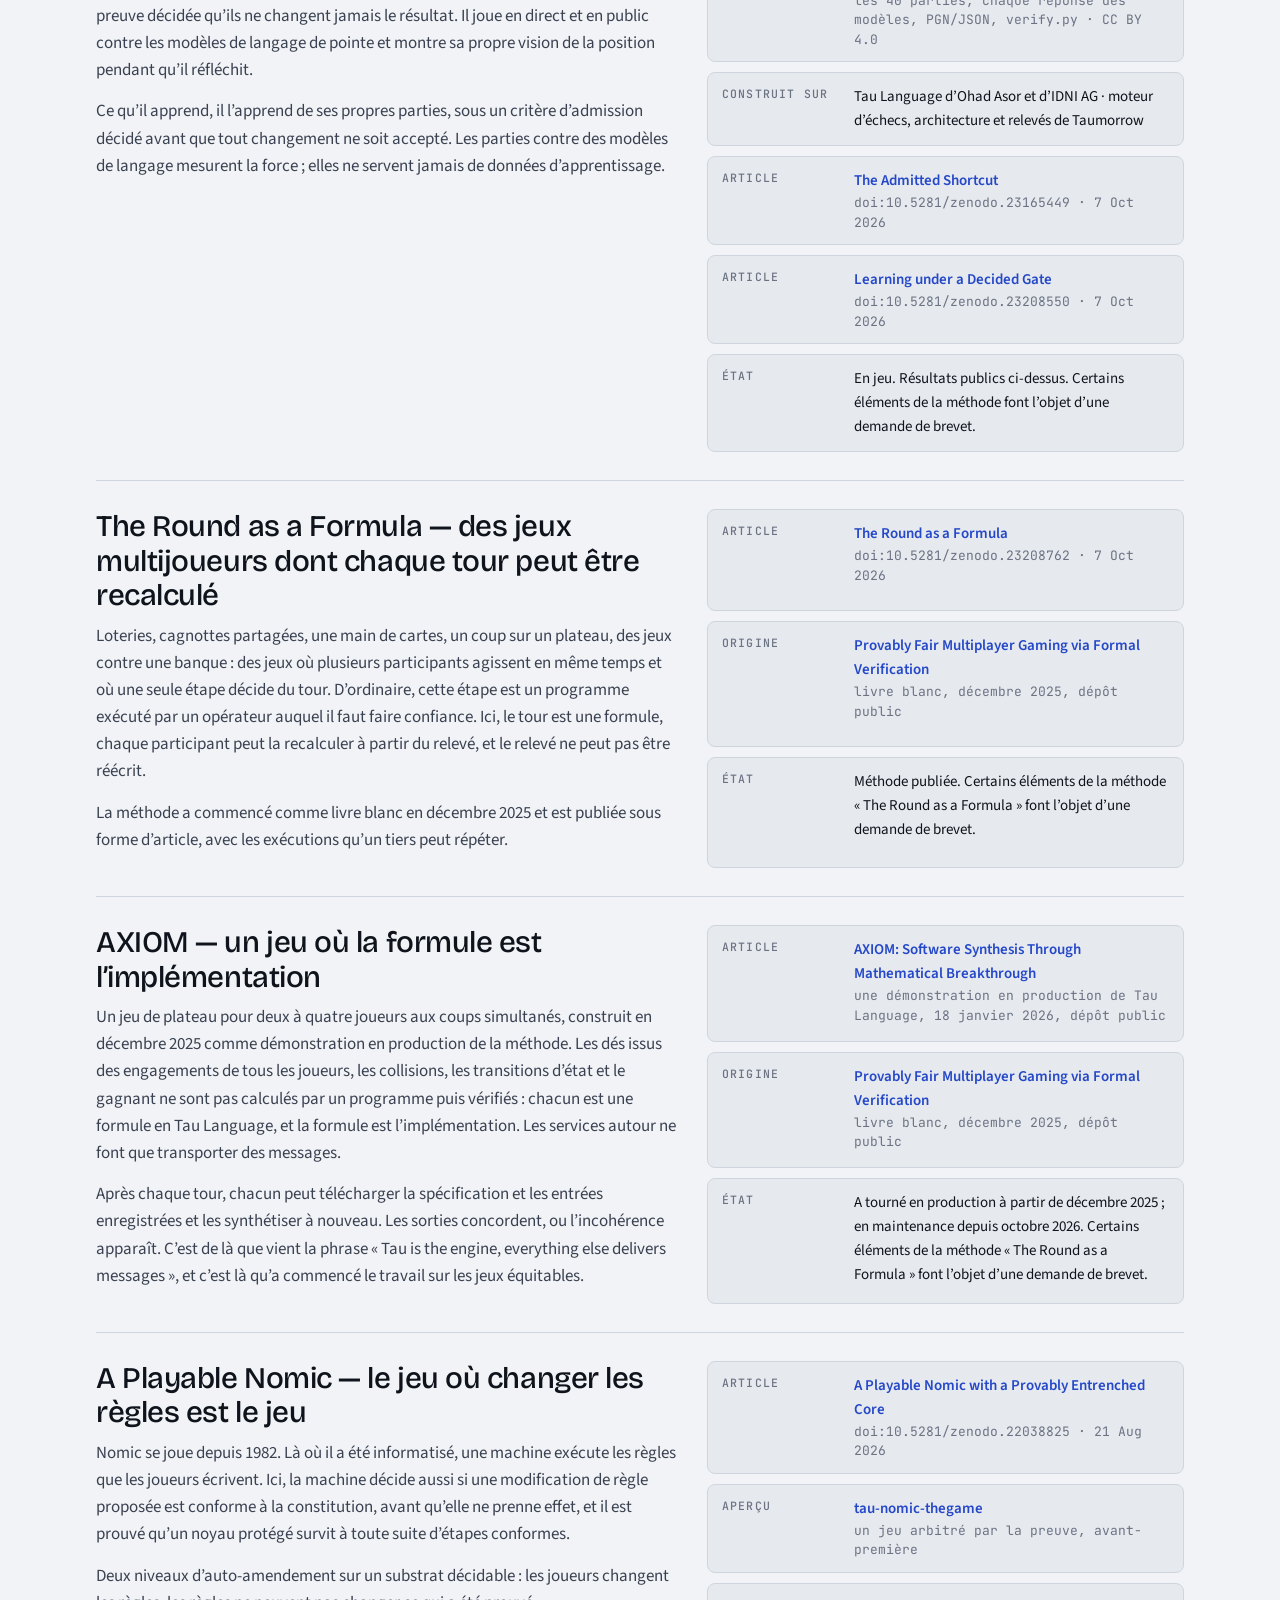
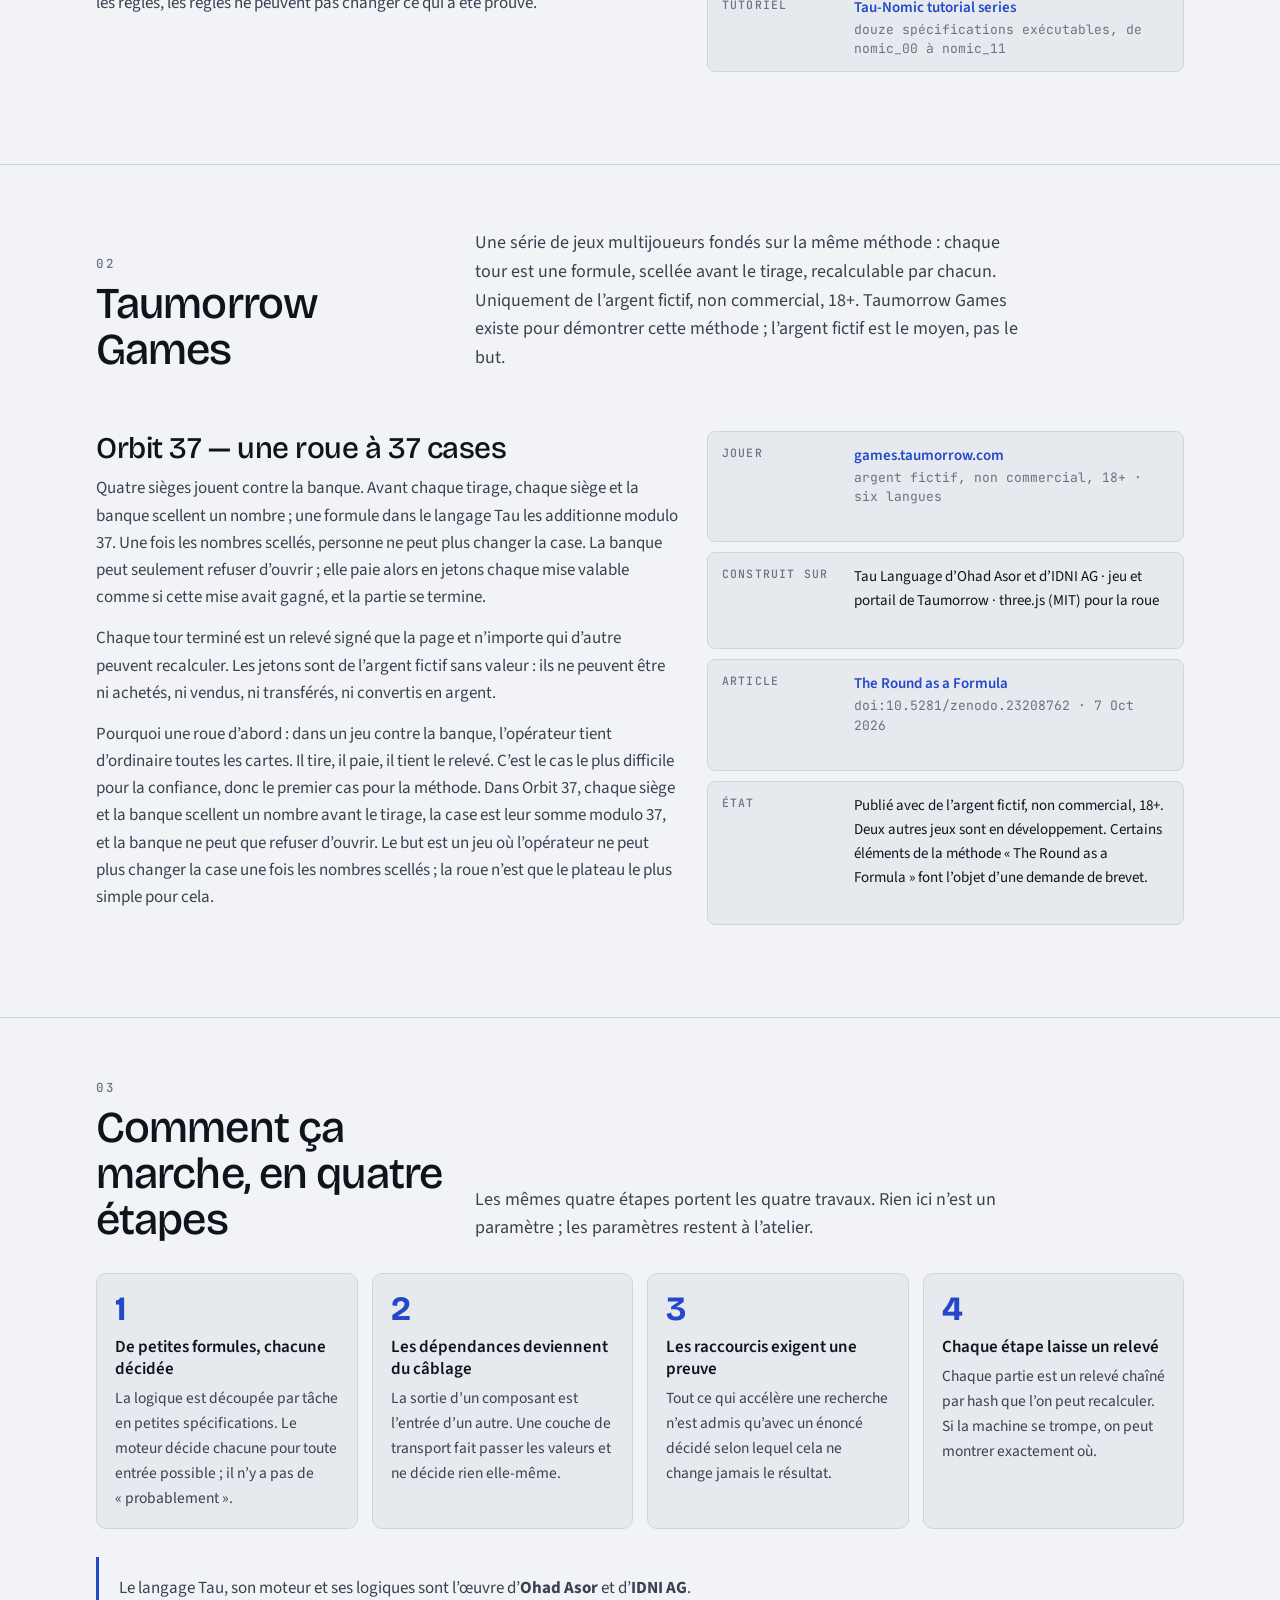
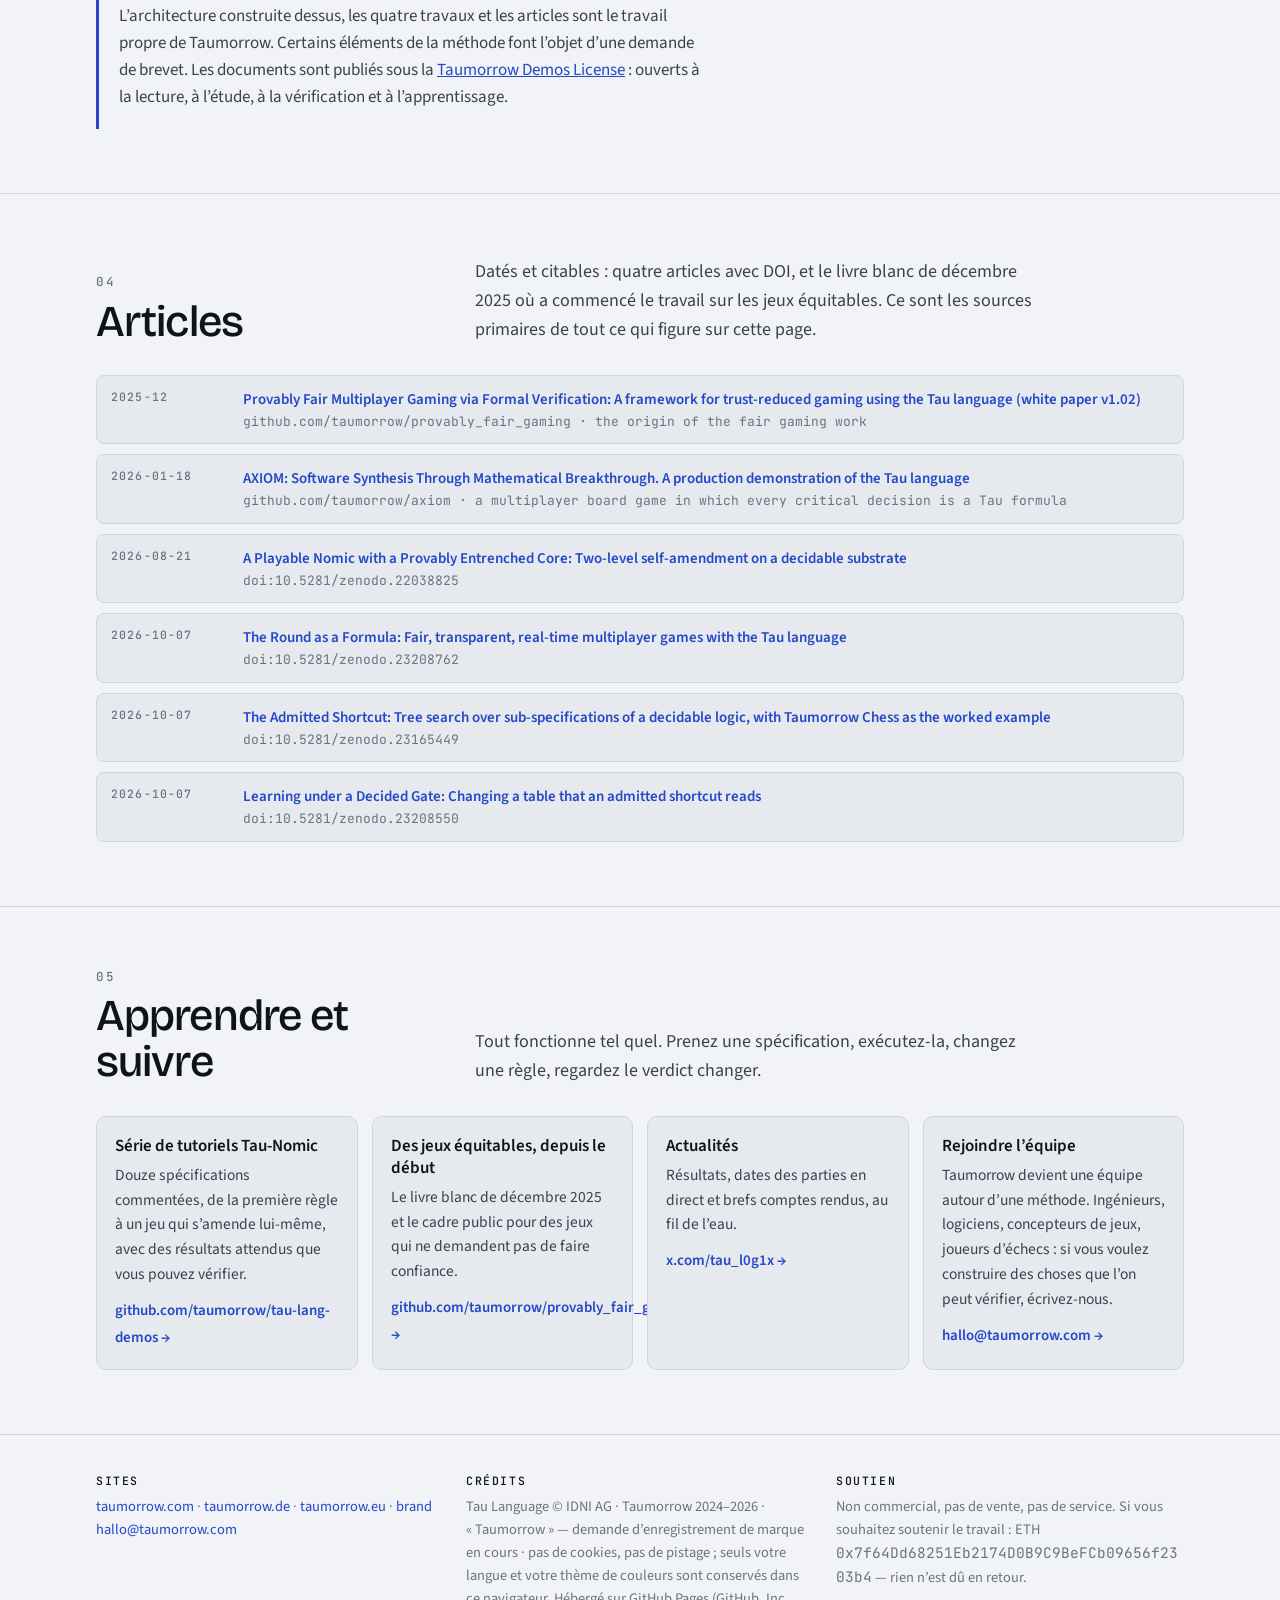
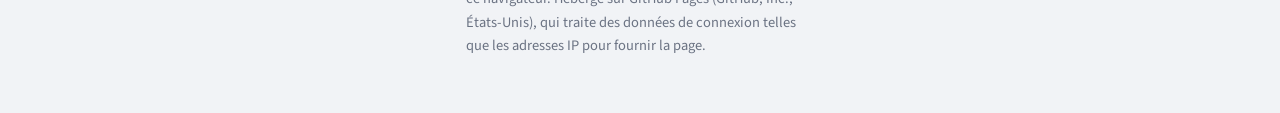
<file: fr/index.html>
<!doctype html>
<html lang="fr">
<head>
<meta charset="utf-8">
<meta name="viewport" content="width=device-width, initial-scale=1">
<title>Taumorrow Chess, jeux dont chaque tour peut être recalculé, Nomic jouable</title>
<meta name="description" content="Moteur d’échecs sur le langage Tau qui ne peut pas bluffer (9 : 1 contre Claude Sonnet 5.5), des jeux multijoueurs dont chaque tour peut être recalculé par n’importe qui, un Nomic jouable. Articles avec DOI, en accès ouvert depuis 2024.">
<link rel="canonical" href="https://taumorrow.com/fr/">
<link rel="alternate" hreflang="en" href="https://taumorrow.com/">
<link rel="alternate" hreflang="de" href="https://taumorrow.com/de/">
<link rel="alternate" hreflang="es" href="https://taumorrow.com/es/">
<link rel="alternate" hreflang="zh-Hans" href="https://taumorrow.com/zh/">
<link rel="alternate" hreflang="ru" href="https://taumorrow.com/ru/">
<link rel="alternate" hreflang="fr" href="https://taumorrow.com/fr/">
<link rel="alternate" hreflang="x-default" href="https://taumorrow.com/">
<meta name="color-scheme" content="light dark">
<meta name="theme-color" media="(prefers-color-scheme: light)" content="#f1f3f6">
<meta name="theme-color" media="(prefers-color-scheme: dark)" content="#0d1117">
<meta property="og:type" content="website">
<meta property="og:site_name" content="Taumorrow">
<meta property="og:url" content="https://taumorrow.com/fr/">
<meta property="og:title" content="Taumorrow Chess, jeux dont chaque tour peut être recalculé, Nomic jouable">
<meta property="og:description" content="Moteur d’échecs sur le langage Tau qui ne peut pas bluffer (9 : 1 contre Claude Sonnet 5.5), des jeux multijoueurs dont chaque tour peut être recalculé par n’importe qui, un Nomic jouable. Articles avec DOI, en accès ouvert depuis 2024.">
<meta property="og:image" content="https://taumorrow.com/og.png">
<meta property="og:image:width" content="1200">
<meta property="og:image:height" content="630">
<meta property="og:image:alt" content="Taumorrow — Decided, not guessed.">
<meta property="og:locale" content="fr_FR">
<meta name="twitter:card" content="summary_large_image">
<meta name="twitter:site" content="@tau_l0g1x">
<meta name="twitter:title" content="Taumorrow Chess, jeux dont chaque tour peut être recalculé, Nomic jouable">
<meta name="twitter:description" content="Moteur d’échecs sur le langage Tau qui ne peut pas bluffer (9 : 1 contre Claude Sonnet 5.5), des jeux multijoueurs dont chaque tour peut être recalculé par n’importe qui, un Nomic jouable. Articles avec DOI, en accès ouvert depuis 2024.">
<meta name="twitter:image" content="https://taumorrow.com/og.png">
<link rel="icon" href="/favicon.svg" type="image/svg+xml">
<link rel="icon" href="/favicon-32.png" sizes="32x32" type="image/png">
<link rel="apple-touch-icon" href="/apple-touch-icon.png">
<link rel="manifest" href="/manifest.webmanifest">
<script type="application/ld+json">{"@context":"https://schema.org","@graph":[{"@type":"Organization","@id":"https://taumorrow.com/#org","name":"Taumorrow","url":"https://taumorrow.com/","logo":"https://taumorrow.com/icon-512.png","email":"hallo@taumorrow.com","sameAs":["https://x.com/tau_l0g1x","https://github.com/taumorrow"]},{"@type":"WebSite","@id":"https://taumorrow.com/#site","url":"https://taumorrow.com/","name":"Taumorrow","publisher":{"@id":"https://taumorrow.com/#org"},"inLanguage":["en","de","es","zh-Hans","ru","fr"]},{"@type":"WebPage","url":"https://taumorrow.com/fr/","name":"Taumorrow Chess, jeux dont chaque tour peut être recalculé, Nomic jouable","description":"Moteur d’échecs sur le langage Tau qui ne peut pas bluffer (9 : 1 contre Claude Sonnet 5.5), des jeux multijoueurs dont chaque tour peut être recalculé par n’importe qui, un Nomic jouable. Articles avec DOI, en accès ouvert depuis 2024.","inLanguage":"fr","isPartOf":{"@id":"https://taumorrow.com/#site"},"about":{"@id":"https://taumorrow.com/#org"}},{"@type":"ScholarlyArticle","name":"A Playable Nomic with a Provably Entrenched Core: Two-level self-amendment on a decidable substrate","identifier":"https://doi.org/10.5281/zenodo.22038825","url":"https://doi.org/10.5281/zenodo.22038825","datePublished":"2026-08-21","publisher":{"@type":"Organization","name":"Zenodo"}},{"@type":"ScholarlyArticle","name":"The Round as a Formula: Fair, transparent, real-time multiplayer games with the Tau language","identifier":"https://doi.org/10.5281/zenodo.23208762","url":"https://doi.org/10.5281/zenodo.23208762","datePublished":"2026-10-07","publisher":{"@type":"Organization","name":"Zenodo"}},{"@type":"ScholarlyArticle","name":"The Admitted Shortcut: Tree search over sub-specifications of a decidable logic, with Taumorrow Chess as the worked example","identifier":"https://doi.org/10.5281/zenodo.23165449","url":"https://doi.org/10.5281/zenodo.23165449","datePublished":"2026-10-07","publisher":{"@type":"Organization","name":"Zenodo"}},{"@type":"ScholarlyArticle","name":"Learning under a Decided Gate: Changing a table that an admitted shortcut reads","identifier":"https://doi.org/10.5281/zenodo.23208550","url":"https://doi.org/10.5281/zenodo.23208550","datePublished":"2026-10-07","publisher":{"@type":"Organization","name":"Zenodo"}}]}</script>
<script>try{const t=localStorage.getItem("taumorrow.theme");if(t==="dark"||t==="light")document.documentElement.dataset.theme=t;}catch(_){}</script>
<link rel="stylesheet" href="/fonts/fonts.css">
<style>
:root{
  --paper:#f1f3f6;--paper-2:#e6e9ee;--ink:#0f141c;--ink-2:#3a4150;--mute:#6b7383;--rule:#cfd5de;
  --cobalt:#2448c8;--cobalt-ink:#ffffff;--live:#b2651a;--chain:#9aa3b4;
  --sq:#dfe4ec;
}
@media (prefers-color-scheme: dark){:root:not([data-theme="light"]){
  --paper:#0d1117;--paper-2:#131923;--ink:#e9edf3;--ink-2:#c3cad6;--mute:#8a93a6;--rule:#273040;
  --cobalt:#6f8dff;--cobalt-ink:#0b1020;--live:#e39a4a;--chain:#4b5567;--sq:#161d2a;}}
:root[data-theme="dark"]{
  --paper:#0d1117;--paper-2:#131923;--ink:#e9edf3;--ink-2:#c3cad6;--mute:#8a93a6;--rule:#273040;
  --cobalt:#6f8dff;--cobalt-ink:#0b1020;--live:#e39a4a;--chain:#4b5567;--sq:#161d2a;}
*{box-sizing:border-box}
html{scroll-behavior:smooth}
html,body{overflow-x:hidden}
body{margin:0;background:var(--paper);color:var(--ink);font:400 clamp(15.5px,1.1vw + 11px,17px)/1.6 "Source Sans 3","Noto Sans SC",system-ui,sans-serif;-webkit-font-smoothing:antialiased}
:lang(zh) body,body:lang(zh){font-family:"Noto Sans SC","Source Sans 3",system-ui,sans-serif}
html:lang(th) body{font-family:"Noto Sans Thai","Source Sans 3",system-ui,sans-serif;line-height:1.75}
html:lang(th) h1,html:lang(th) h2,html:lang(th) h3,html:lang(th) .link .v,html:lang(th) .step .n{font-family:"Noto Sans Thai","Bricolage Grotesque",sans-serif;font-weight:700;letter-spacing:0}
html:lang(ru) h1,html:lang(ru) h2,html:lang(ru) h3,html:lang(ru) .link .v{font-family:"Bricolage Grotesque","Source Sans 3",system-ui,sans-serif;letter-spacing:-.01em}
a{color:var(--cobalt)}
a:focus-visible,button:focus-visible{outline:3px solid var(--cobalt);outline-offset:3px;border-radius:3px}
.wrap{max-width:1120px;margin:0 auto;padding:0 16px}
.mono{font-family:"JetBrains Mono",ui-monospace,monospace}
/* header */
header{position:sticky;top:0;z-index:5;background:color-mix(in srgb,var(--paper) 88%,transparent);backdrop-filter:blur(8px);border-bottom:1px solid var(--rule)}
header .wrap{display:flex;align-items:center;justify-content:space-between;gap:12px;min-height:60px;flex-wrap:wrap;padding-top:8px;padding-bottom:8px}
.brand{display:inline-flex;align-items:center;gap:10px;font:700 20px/1 "Bricolage Grotesque",sans-serif;letter-spacing:-.01em;color:var(--ink);text-decoration:none}
.brand .mark{flex:none}
.brand small{display:block;font:500 11px/1 "JetBrains Mono",monospace;color:var(--mute);letter-spacing:.14em;text-transform:uppercase;margin-top:5px}
nav{display:flex;gap:18px;align-items:center;flex-wrap:wrap}
nav a{color:var(--ink-2);text-decoration:none;font-size:15px}
nav a:hover{color:var(--ink)}
.lang{display:flex;gap:2px;border:1px solid var(--rule);border-radius:999px;padding:2px}
.lang button,.lang a{text-decoration:none;border:0;background:transparent;color:var(--mute);font:500 12.5px/1 "JetBrains Mono",monospace;padding:7px 9px;border-radius:999px;cursor:pointer}
.lang button[aria-pressed="true"],.lang a[aria-current="page"]{background:var(--ink);color:var(--paper)}
.theme{border:1px solid var(--rule);background:transparent;color:var(--ink);width:34px;height:34px;border-radius:50%;cursor:pointer;font-size:16px;line-height:1;display:inline-flex;align-items:center;justify-content:center}
.theme:hover{background:var(--paper-2)}
@media (max-width:720px){header .wrap{justify-content:flex-start}nav{width:100%;justify-content:space-between;gap:10px}nav a{font-size:14px}.lang button,.lang a{text-decoration:none;padding:7px 7px;font-size:12px}}
@media (max-width:420px){nav a{font-size:13px}.brand{font-size:18px}}
/* hero with board grid */
.hero{position:relative;padding:72px 0 48px;overflow:hidden;border-bottom:1px solid var(--rule)}
@media (max-width:720px){.hero{padding:44px 0 36px}.btns .btn{flex:1 1 100%;justify-content:center}.chain{margin-top:32px}}
.hero::before{content:"";position:absolute;inset:0;background-image:linear-gradient(var(--sq) 1px,transparent 1px),linear-gradient(90deg,var(--sq) 1px,transparent 1px);background-size:64px 64px;mask-image:linear-gradient(180deg,rgba(0,0,0,.9),transparent 85%);pointer-events:none}
.hero .wrap{position:relative}
.kicker{font:500 12.5px/1 "JetBrains Mono",monospace;letter-spacing:.14em;text-transform:uppercase;color:var(--mute);margin:0 0 22px}
h1{font:300 clamp(40px,7vw,86px)/.98 "Bricolage Grotesque","Noto Sans SC",sans-serif;letter-spacing:-.025em;margin:0 0 22px;max-width:14ch;text-wrap:balance}
h1 b{font-weight:700}
.sub{font-size:clamp(18px,2vw,21px);color:var(--ink-2);max-width:60ch;margin:0 0 30px}
.btns{display:flex;gap:12px;flex-wrap:wrap}
.btn{display:inline-flex;align-items:center;gap:8px;padding:13px 18px;border-radius:8px;text-decoration:none;font-weight:600;font-size:16px;border:1px solid transparent}
.btn.primary{background:var(--cobalt);color:var(--cobalt-ink)}
.btn.ghost{border-color:var(--rule);color:var(--ink)}
.dot{width:8px;height:8px;border-radius:50%;background:var(--live);box-shadow:0 0 0 0 var(--live);animation:pulse 2.4s infinite}
@keyframes pulse{0%{box-shadow:0 0 0 0 color-mix(in srgb,var(--live) 55%,transparent)}70%{box-shadow:0 0 0 9px transparent}100%{box-shadow:0 0 0 0 transparent}}
@media (prefers-reduced-motion:reduce){.dot{animation:none}html{scroll-behavior:auto}}
/* chain strip */
.chain{margin:48px 0 0;padding:18px 0 0;border-top:1px dashed var(--chain)}
.chain .row{display:grid;grid-template-columns:repeat(3,minmax(0,1fr));gap:28px}
.link:nth-child(3n)::after{display:none}
@media (max-width:900px){.chain .row{grid-template-columns:repeat(2,minmax(0,1fr));gap:14px}.link::after{display:none}}
@media (max-width:560px){.chain .row{grid-template-columns:1fr}}
.link{min-width:0;padding:14px 16px;border:1px solid var(--rule);background:var(--paper-2);border-radius:8px;position:relative;overflow-wrap:anywhere}
.link::after{content:"";position:absolute;right:-28px;top:50%;width:28px;height:1px;background:var(--chain)}
.link:last-child::after{display:none}
.link .k{font:500 11px/1 "JetBrains Mono",monospace;letter-spacing:.12em;text-transform:uppercase;color:var(--mute);margin:0 0 8px}
.link .v{font:700 clamp(20px,1.9vw,26px)/1.1 "Bricolage Grotesque","Noto Sans SC",sans-serif;letter-spacing:-.02em;margin:0 0 6px;font-variant-numeric:tabular-nums}
.link .d{font-size:14px;color:var(--ink-2);margin:0}
.link .h{font:400 11.5px/1.4 "JetBrains Mono",monospace;color:var(--mute);margin:8px 0 0;word-break:break-all}
/* sections */
section{padding:64px 0;border-bottom:1px solid var(--rule)}
@media (max-width:720px){section{padding:44px 0}}
.sec-head{display:grid;grid-template-columns:1fr 2fr;gap:24px;align-items:end;margin-bottom:30px}
@media (max-width:860px){.sec-head{grid-template-columns:1fr}}
.num{font:500 12.5px/1 "JetBrains Mono",monospace;letter-spacing:.14em;text-transform:uppercase;color:var(--mute);margin:0 0 10px}
h2{font:500 clamp(28px,3.6vw,44px)/1.05 "Bricolage Grotesque","Noto Sans SC",sans-serif;letter-spacing:-.02em;margin:0}
.lead{color:var(--ink-2);font-size:18px;margin:0;max-width:62ch}
/* chapters */
.chapter{display:grid;grid-template-columns:1.1fr .9fr;gap:28px;padding:28px 0;border-top:1px solid var(--rule)}
.chapter:first-of-type{border-top:0}
@media (max-width:860px){.chapter{grid-template-columns:1fr}}
.chapter h3{font:500 clamp(22px,2.4vw,30px)/1.15 "Bricolage Grotesque","Noto Sans SC",sans-serif;letter-spacing:-.015em;margin:0 0 10px}
.chapter p{margin:0 0 14px;color:var(--ink-2)}
.facts{list-style:none;margin:0;padding:0;display:grid;gap:10px}
.facts li{display:grid;grid-template-columns:120px 1fr;gap:12px;padding:12px 14px;border:1px solid var(--rule);border-radius:8px;background:var(--paper-2)}
@media (max-width:560px){.facts li{grid-template-columns:1fr;gap:4px}}
.facts .v a{overflow-wrap:anywhere}
.facts .k{font:500 11.5px/1.5 "JetBrains Mono",monospace;letter-spacing:.1em;text-transform:uppercase;color:var(--mute)}
.facts .v{font-size:15px}
.facts a{text-decoration:none;font-weight:600}
.facts .doi{font:400 13px/1.5 "JetBrains Mono",monospace;color:var(--mute);display:block}
/* how */
.steps{display:grid;grid-template-columns:repeat(auto-fit,minmax(240px,1fr));gap:14px}
.step{padding:18px;border:1px solid var(--rule);border-radius:10px;background:var(--paper-2)}
.step .n{font:700 34px/1 "Bricolage Grotesque",sans-serif;color:var(--cobalt);margin:0 0 10px;letter-spacing:-.03em}
.step h4{margin:0 0 6px;font:600 17px/1.3 "Source Sans 3","Noto Sans SC",sans-serif}
.step p{margin:0;color:var(--ink-2);font-size:15.5px}
.credit{margin:28px 0 0;padding:18px 20px;border-left:3px solid var(--cobalt);color:var(--ink-2);max-width:78ch}
/* learn */
.cards{display:grid;grid-template-columns:repeat(auto-fit,minmax(260px,1fr));gap:14px}
.card{padding:18px;border:1px solid var(--rule);border-radius:10px;background:var(--paper-2)}
.card h4{margin:0 0 6px;font:600 17px/1.3 "Source Sans 3","Noto Sans SC",sans-serif}
.card p{margin:0 0 10px;color:var(--ink-2);font-size:15.5px}
.card a{text-decoration:none;font-weight:600;font-size:15px}
/* footer */
footer{padding:40px 0 56px;color:var(--mute);font-size:14.5px}
footer .cols{display:grid;grid-template-columns:repeat(auto-fit,minmax(220px,1fr));gap:22px;overflow-wrap:anywhere}
footer h5{margin:0 0 8px;font:500 11.5px/1 "JetBrains Mono",monospace;letter-spacing:.14em;text-transform:uppercase;color:var(--ink)}
footer a{text-decoration:none}
.todo{border:1px dashed var(--chain);border-radius:8px;padding:10px 12px;font-size:13.5px}
.sr{position:absolute;left:-9999px}
#net{position:fixed;inset:0;z-index:-1;width:100%;height:100%;pointer-events:none;opacity:.9}
main,header,footer{position:relative}
.hero::before{display:none}
</style>
</head>
<body>
<canvas id="net" aria-hidden="true"></canvas>
<header><div class="wrap">
  <a class="brand" href="#top"><svg class="mark" viewBox="0 0 64 64" width="30" height="30" aria-hidden="true" focusable="false"><rect width="64" height="64" rx="14" fill="var(--cobalt)"/><path d="M13 15H51V24H36.5V36A4.5 4.5 0 0 0 41 40.5H47V49.5H41A13.5 13.5 0 0 1 27.5 36V24H13Z" fill="var(--paper)"/></svg><span>Taumorrow<small>Une logique que l’on peut vérifier</small></span></a>
  <nav aria-label="Sections">
    <a href="#works">Travaux</a><a href="#games">Jeux</a><a href="#how">Comment</a><a href="#papers">Articles</a><a href="#learn">Apprendre</a>
    <div class="lang" role="group" aria-label="Language"><a href="/" hreflang="en" lang="en">EN</a><a href="/de/" hreflang="de" lang="de">DE</a><a href="/es/" hreflang="es" lang="es">ES</a><a href="/zh/" hreflang="zh-Hans" lang="zh-Hans">中文</a><a href="/ru/" hreflang="ru" lang="ru">RU</a><a href="/fr/" hreflang="fr" lang="fr" aria-current="page">FR</a></div>
    <button class="theme" id="theme" type="button" aria-label="Toggle colour scheme" title="Light / dark"><span aria-hidden="true">◐</span></button>
  </nav>
</div></header>

<main id="top">
<section class="hero"><div class="wrap">
  <p class="kicker">Construit sur le langage Tau · Allemagne · en accès ouvert depuis octobre 2024</p>
  <h1>Décidé,<br>pas <b>deviné.</b></h1>
  <p class="sub">Taumorrow construit des systèmes dont chaque étape est une preuve que chacun peut vérifier : un moteur d’échecs qui ne peut pas bluffer, des jeux multijoueurs dont chaque tour peut être recalculé par n’importe qui et un jeu dont on change les règles et dont aucune modification ne peut briser le noyau.</p>
  <div class="btns">
    <a class="btn primary" href="https://chess.taumorrow.com/"><span class="dot" aria-hidden="true"></span><span>Voir jouer le moteur d’échecs</span></a>
    <a class="btn ghost" href="#works">Les quatre travaux</a>
  </div>
  <div class="chain" aria-label="Record">
    <div class="row">
      <div class="link"><p class="k">Première · 4 oct. 2026</p><p class="v">19 : 0</p><p class="d">contre Claude Haiku 4.5, parties 1–20, une arrêtée, les 19 victoires après trois réponses refusées, en public</p></div>
      <div class="link"><p class="k">Première · 4 oct. 2026</p><p class="v">10 : 0</p><p class="d">contre Claude Haiku 4.5 (Thinking), parties 21–30, 4 victoires par mat, 6 après trois réponses refusées, en public</p></div>
      <div class="link"><p class="k">18 oct. 2026</p><p class="v">9 : 1</p><p class="d">contre Claude Sonnet 5.5 (Thinking), 10 parties, en public</p></div>
      <div class="link"><p class="k">1 nov. 2026 · en direct</p><p class="v">12:00 UTC</p><p class="d">contre Claude Opus 5.5, 20 parties : 10 contre effort medium, puis 10 contre high, en direct sur <a href="https://chess.taumorrow.com/">chess.taumorrow.com</a></p></div>
      <div class="link"><p class="k">Réponses refusées</p><p class="v">201 : 0</p><p class="d">modèles de langage contre Taumorrow Chess, les 40 parties publiques</p></div>
      <div class="link"><p class="k">Chaque coup</p><p class="v">un relevé</p><p class="d">chaîné par hash, recalculable par chacun</p></div>
      <div class="link"><p class="k">Données d’apprentissage</p><p class="v">uniquement ses propres parties</p><p class="d">les parties contre des modèles de langage sont une mesure, jamais une leçon</p></div>
    </div>
  </div>
</div></section>

<section id="works"><div class="wrap">
  <div class="sec-head"><div><p class="num">01</p><h2>Quatre travaux, une méthode</h2></div><p class="lead">Chacun est un jeu différent. Tous reposent sur la même idée : écrire les règles sous forme de formules qu’une machine peut décider, la laisser les décider pour chaque cas et tenir un relevé que chacun peut recalculer.</p></div>

  <article class="chapter">
    <div><h3>Taumorrow Chess — un moteur d’échecs qui ne peut pas bluffer</h3>
      <p>Un moteur d’échecs dont chaque coup est décidé par la logique, et non estimé par un réseau. Les raccourcis qui accélèrent la recherche ne sont admis qu’avec une preuve décidée qu’ils ne changent jamais le résultat. Il joue en direct et en public contre les modèles de langage de pointe et montre sa propre vision de la position pendant qu’il réfléchit.</p>
      <p>Ce qu’il apprend, il l’apprend de ses propres parties, sous un critère d’admission décidé avant que tout changement ne soit accepté. Les parties contre des modèles de langage mesurent la force ; elles ne servent jamais de données d’apprentissage.</p></div>
    <ul class="facts">
      <li><span class="k">En direct</span><span class="v"><a href="https://chess.taumorrow.com/">chess.taumorrow.com</a></span></li>
      <li><span class="k">Relevés</span><span class="v"><a href="https://github.com/taumorrow/taumorrow-chess-records">github.com/taumorrow/taumorrow-chess-records</a><span class="doi">les 40 parties, chaque réponse des modèles, PGN/JSON, verify.py · CC BY 4.0</span></span></li>
      <li><span class="k">Construit sur</span><span class="v">Tau Language d’Ohad Asor et d’IDNI AG · moteur d’échecs, architecture et relevés de Taumorrow</span></li>
      <li><span class="k">Article</span><span class="v"><a href="https://doi.org/10.5281/zenodo.23165449">The Admitted Shortcut</a><span class="doi">doi:10.5281/zenodo.23165449 · 7 Oct 2026</span></span></li>
      <li><span class="k">Article</span><span class="v"><a href="https://doi.org/10.5281/zenodo.23208550">Learning under a Decided Gate</a><span class="doi">doi:10.5281/zenodo.23208550 · 7 Oct 2026</span></span></li>
      <li><span class="k">État</span><span class="v">En jeu. Résultats publics ci-dessus. Certains éléments de la méthode font l’objet d’une demande de brevet.</span></li>
    </ul>
  </article>

  <article class="chapter">
    <div><h3>The Round as a Formula — des jeux multijoueurs dont chaque tour peut être recalculé</h3>
      <p>Loteries, cagnottes partagées, une main de cartes, un coup sur un plateau, des jeux contre une banque : des jeux où plusieurs participants agissent en même temps et où une seule étape décide du tour. D’ordinaire, cette étape est un programme exécuté par un opérateur auquel il faut faire confiance. Ici, le tour est une formule, chaque participant peut la recalculer à partir du relevé, et le relevé ne peut pas être réécrit.</p>
      <p>La méthode a commencé comme livre blanc en décembre 2025 et est publiée sous forme d’article, avec les exécutions qu’un tiers peut répéter.</p></div>
    <ul class="facts">
      <li><span class="k">Article</span><span class="v"><a href="https://doi.org/10.5281/zenodo.23208762">The Round as a Formula</a><span class="doi">doi:10.5281/zenodo.23208762 · 7 Oct 2026</span></span></li>
      <li><span class="k">Origine</span><span class="v"><a href="https://github.com/taumorrow/provably_fair_gaming">Provably Fair Multiplayer Gaming via Formal Verification</a><span class="doi">livre blanc, décembre 2025, dépôt public</span></span></li>
      <li><span class="k">État</span><span class="v">Méthode publiée. Certains éléments de la méthode « The Round as a Formula » font l’objet d’une demande de brevet.</span></li>
    </ul>
  </article>

  <article class="chapter">
    <div><h3>AXIOM — un jeu où la formule est l’implémentation</h3>
      <p>Un jeu de plateau pour deux à quatre joueurs aux coups simultanés, construit en décembre 2025 comme démonstration en production de la méthode. Les dés issus des engagements de tous les joueurs, les collisions, les transitions d’état et le gagnant ne sont pas calculés par un programme puis vérifiés : chacun est une formule en Tau Language, et la formule est l’implémentation. Les services autour ne font que transporter des messages.</p>
      <p>Après chaque tour, chacun peut télécharger la spécification et les entrées enregistrées et les synthétiser à nouveau. Les sorties concordent, ou l’incohérence apparaît. C’est de là que vient la phrase « Tau is the engine, everything else delivers messages », et c’est là qu’a commencé le travail sur les jeux équitables.</p></div>
    <ul class="facts">
      <li><span class="k">Article</span><span class="v"><a href="https://github.com/taumorrow/axiom/blob/master/AXIOM.md">AXIOM: Software Synthesis Through Mathematical Breakthrough</a><span class="doi">une démonstration en production de Tau Language, 18 janvier 2026, dépôt public</span></span></li>
      <li><span class="k">Origine</span><span class="v"><a href="https://github.com/taumorrow/provably_fair_gaming">Provably Fair Multiplayer Gaming via Formal Verification</a><span class="doi">livre blanc, décembre 2025, dépôt public</span></span></li>
      <li><span class="k">État</span><span class="v">A tourné en production à partir de décembre 2025 ; en maintenance depuis octobre 2026. Certains éléments de la méthode « The Round as a Formula » font l’objet d’une demande de brevet.</span></li>
    </ul>
  </article>

  <article class="chapter">
    <div><h3>A Playable Nomic — le jeu où changer les règles est le jeu</h3>
      <p>Nomic se joue depuis 1982. Là où il a été informatisé, une machine exécute les règles que les joueurs écrivent. Ici, la machine décide aussi si une modification de règle proposée est conforme à la constitution, avant qu’elle ne prenne effet, et il est prouvé qu’un noyau protégé survit à toute suite d’étapes conformes.</p>
      <p>Deux niveaux d’auto-amendement sur un substrat décidable : les joueurs changent les règles, les règles ne peuvent pas changer ce qui a été prouvé.</p></div>
    <ul class="facts">
      <li><span class="k">Article</span><span class="v"><a href="https://doi.org/10.5281/zenodo.22038825">A Playable Nomic with a Provably Entrenched Core</a><span class="doi">doi:10.5281/zenodo.22038825 · 21 Aug 2026</span></span></li>
      <li><span class="k">Aperçu</span><span class="v"><a href="https://github.com/taumorrow/tau-nomic-thegame">tau-nomic-thegame</a><span class="doi">un jeu arbitré par la preuve, avant-première</span></span></li>
      <li><span class="k">Tutoriel</span><span class="v"><a href="https://github.com/taumorrow/tau-lang-demos">Tau-Nomic tutorial series</a><span class="doi">douze spécifications exécutables, de nomic_00 à nomic_11</span></span></li>
    </ul>
  </article>
</div></section>

<section id="games"><div class="wrap">
  <div class="sec-head"><div><p class="num">02</p><h2>Taumorrow Games</h2></div><p class="lead">Une série de jeux multijoueurs fondés sur la même méthode : chaque tour est une formule, scellée avant le tirage, recalculable par chacun. Uniquement de l’argent fictif, non commercial, 18+. Taumorrow Games existe pour démontrer cette méthode ; l’argent fictif est le moyen, pas le but.</p></div>

  <article class="chapter">
    <div><h3>Orbit 37 — une roue à 37 cases</h3>
      <p>Quatre sièges jouent contre la banque. Avant chaque tirage, chaque siège et la banque scellent un nombre ; une formule dans le langage Tau les additionne modulo 37. Une fois les nombres scellés, personne ne peut plus changer la case. La banque peut seulement refuser d’ouvrir ; elle paie alors en jetons chaque mise valable comme si cette mise avait gagné, et la partie se termine.</p>
      <p>Chaque tour terminé est un relevé signé que la page et n’importe qui d’autre peuvent recalculer. Les jetons sont de l’argent fictif sans valeur : ils ne peuvent être ni achetés, ni vendus, ni transférés, ni convertis en argent.</p>
      <p>Pourquoi une roue d’abord : dans un jeu contre la banque, l’opérateur tient d’ordinaire toutes les cartes. Il tire, il paie, il tient le relevé. C’est le cas le plus difficile pour la confiance, donc le premier cas pour la méthode. Dans Orbit 37, chaque siège et la banque scellent un nombre avant le tirage, la case est leur somme modulo 37, et la banque ne peut que refuser d’ouvrir. Le but est un jeu où l’opérateur ne peut plus changer la case une fois les nombres scellés ; la roue n’est que le plateau le plus simple pour cela.</p></div>
    <ul class="facts">
      <li><span class="k">Jouer</span><span class="v"><a href="https://games.taumorrow.com/">games.taumorrow.com</a><span class="doi">argent fictif, non commercial, 18+ · six langues</span></span></li>
      <li><span class="k">Construit sur</span><span class="v">Tau Language d’Ohad Asor et d’IDNI AG · jeu et portail de Taumorrow · three.js (MIT) pour la roue</span></li>
      <li><span class="k">Article</span><span class="v"><a href="https://doi.org/10.5281/zenodo.23208762">The Round as a Formula</a><span class="doi">doi:10.5281/zenodo.23208762 · 7 Oct 2026</span></span></li>
      <li><span class="k">État</span><span class="v">Publié avec de l’argent fictif, non commercial, 18+. Deux autres jeux sont en développement. Certains éléments de la méthode « The Round as a Formula » font l’objet d’une demande de brevet.</span></li>
    </ul>
  </article>
</div></section>

<section id="how"><div class="wrap">
  <div class="sec-head"><div><p class="num">03</p><h2>Comment ça marche, en quatre étapes</h2></div><p class="lead">Les mêmes quatre étapes portent les quatre travaux. Rien ici n’est un paramètre ; les paramètres restent à l’atelier.</p></div>
  <div class="steps">
    <div class="step"><p class="n">1</p><h4>De petites formules, chacune décidée</h4><p>La logique est découpée par tâche en petites spécifications. Le moteur décide chacune pour toute entrée possible ; il n’y a pas de « probablement ».</p></div>
    <div class="step"><p class="n">2</p><h4>Les dépendances deviennent du câblage</h4><p>La sortie d’un composant est l’entrée d’un autre. Une couche de transport fait passer les valeurs et ne décide rien elle-même.</p></div>
    <div class="step"><p class="n">3</p><h4>Les raccourcis exigent une preuve</h4><p>Tout ce qui accélère une recherche n’est admis qu’avec un énoncé décidé selon lequel cela ne change jamais le résultat.</p></div>
    <div class="step"><p class="n">4</p><h4>Chaque étape laisse un relevé</h4><p>Chaque partie est un relevé chaîné par hash que l’on peut recalculer. Si la machine se trompe, on peut montrer exactement où.</p></div>
  </div>
  <p class="credit">Le langage Tau, son moteur et ses logiques sont l’œuvre d’<b>Ohad Asor</b> et d’<b>IDNI AG</b>. L’architecture construite dessus, les quatre travaux et les articles sont le travail propre de Taumorrow. Certains éléments de la méthode font l’objet d’une demande de brevet. Les documents sont publiés sous la <a href="https://github.com/taumorrow/tau-lang-demos/blob/main/LICENSE">Taumorrow Demos License</a> : ouverts à la lecture, à l’étude, à la vérification et à l’apprentissage.</p>
</div></section>

<section id="papers"><div class="wrap">
  <div class="sec-head"><div><p class="num">04</p><h2>Articles</h2></div><p class="lead">Datés et citables : quatre articles avec DOI, et le livre blanc de décembre 2025 où a commencé le travail sur les jeux équitables. Ce sont les sources primaires de tout ce qui figure sur cette page.</p></div>
  <ul class="facts">
    <li><span class="k mono">2025-12</span><span class="v"><a href="https://github.com/taumorrow/provably_fair_gaming/blob/master/PROVABLY_FAIR_GAMING_WHITEPAPER.MD">Provably Fair Multiplayer Gaming via Formal Verification: A framework for trust-reduced gaming using the Tau language (white paper v1.02)</a><span class="doi">github.com/taumorrow/provably_fair_gaming · the origin of the fair gaming work</span></span></li>
    <li><span class="k mono">2026-01-18</span><span class="v"><a href="https://github.com/taumorrow/axiom/blob/master/AXIOM.md">AXIOM: Software Synthesis Through Mathematical Breakthrough. A production demonstration of the Tau language</a><span class="doi">github.com/taumorrow/axiom · a multiplayer board game in which every critical decision is a Tau formula</span></span></li>
    <li><span class="k mono">2026-08-21</span><span class="v"><a href="https://doi.org/10.5281/zenodo.22038825">A Playable Nomic with a Provably Entrenched Core: Two-level self-amendment on a decidable substrate</a><span class="doi">doi:10.5281/zenodo.22038825</span></span></li>
    <li><span class="k mono">2026-10-07</span><span class="v"><a href="https://doi.org/10.5281/zenodo.23208762">The Round as a Formula: Fair, transparent, real-time multiplayer games with the Tau language</a><span class="doi">doi:10.5281/zenodo.23208762</span></span></li>
    <li><span class="k mono">2026-10-07</span><span class="v"><a href="https://doi.org/10.5281/zenodo.23165449">The Admitted Shortcut: Tree search over sub-specifications of a decidable logic, with Taumorrow Chess as the worked example</a><span class="doi">doi:10.5281/zenodo.23165449</span></span></li>
    <li><span class="k mono">2026-10-07</span><span class="v"><a href="https://doi.org/10.5281/zenodo.23208550">Learning under a Decided Gate: Changing a table that an admitted shortcut reads</a><span class="doi">doi:10.5281/zenodo.23208550</span></span></li>
  </ul>
</div></section>

<section id="learn"><div class="wrap">
  <div class="sec-head"><div><p class="num">05</p><h2>Apprendre et suivre</h2></div><p class="lead">Tout fonctionne tel quel. Prenez une spécification, exécutez-la, changez une règle, regardez le verdict changer.</p></div>
  <div class="cards">
    <div class="card"><h4>Série de tutoriels Tau-Nomic</h4><p>Douze spécifications commentées, de la première règle à un jeu qui s’amende lui-même, avec des résultats attendus que vous pouvez vérifier.</p><a href="https://github.com/taumorrow/tau-lang-demos">github.com/taumorrow/tau-lang-demos →</a></div>
    <div class="card"><h4>Des jeux équitables, depuis le début</h4><p>Le livre blanc de décembre 2025 et le cadre public pour des jeux qui ne demandent pas de faire confiance.</p><a href="https://github.com/taumorrow/provably_fair_gaming">github.com/taumorrow/provably_fair_gaming →</a></div>
    <div class="card"><h4>Actualités</h4><p>Résultats, dates des parties en direct et brefs comptes rendus, au fil de l’eau.</p><a href="https://x.com/tau_l0g1x">x.com/tau_l0g1x →</a></div>
    <div class="card"><h4>Rejoindre l’équipe</h4><p>Taumorrow devient une équipe autour d’une méthode. Ingénieurs, logiciens, concepteurs de jeux, joueurs d’échecs : si vous voulez construire des choses que l’on peut vérifier, écrivez-nous.</p><a href="mailto:hallo@taumorrow.com">hallo@taumorrow.com →</a></div>
  </div>
</div></section>
</main>

<footer><div class="wrap">
  <div class="cols">
    <div><h5>Sites</h5><a href="https://taumorrow.com">taumorrow.com</a> · <a href="https://taumorrow.de">taumorrow.de</a> · <a href="https://taumorrow.eu">taumorrow.eu</a> · <a href="/brand/">brand</a><br><a href="mailto:hallo@taumorrow.com">hallo@taumorrow.com</a></div>
    <div><h5>Crédits</h5><span>Tau Language © IDNI AG · Taumorrow 2024–2026 · « Taumorrow » — demande d’enregistrement de marque en cours · pas de cookies, pas de pistage ; seuls votre langue et votre thème de couleurs sont conservés dans ce navigateur. Hébergé sur GitHub Pages (GitHub, Inc., États-Unis), qui traite des données de connexion telles que les adresses IP pour fournir la page.</span></div>
    <div><h5>Soutien</h5><span>Non commercial, pas de vente, pas de service. Si vous souhaitez soutenir le travail : ETH <code class="mono">0x7f64Dd68251Eb2174D0B9C9BeFCb09656f2303b4</code> — rien n’est dû en retour.</span></div>
  </div>
</div></footer>


<script>
// Background: a wiring lattice. Nodes are small formulas, edges are dependencies, pulses are values travelling along the wiring.
(function(){
  const c=document.getElementById('net'); if(!c) return;
  const reduce=matchMedia('(prefers-reduced-motion: reduce)').matches;
  const ctx=c.getContext('2d'); let W=0,H=0,DPR=1,nodes=[],edges=[],pulses=[],raf=0,last=0;
  function css(v){return getComputedStyle(document.documentElement).getPropertyValue(v).trim();}
  function col(){return {ink:css('--ink'),cobalt:css('--cobalt'),chain:css('--chain'),live:css('--live')};}
  function resize(){
    DPR=Math.min(1.5,devicePixelRatio||1); W=innerWidth; H=innerHeight;
    c.width=W*DPR; c.height=H*DPR; c.style.width=W+'px'; c.style.height=H+'px'; ctx.setTransform(DPR,0,0,DPR,0,0);
    build();
  }
  function build(){
    const n=Math.round(Math.min(90,Math.max(36,(W*H)/22000)));
    nodes=[]; for(let i=0;i<n;i++) nodes.push({x:Math.random()*W,y:Math.random()*H,vx:(Math.random()-.5)*.08,vy:(Math.random()-.5)*.08,r:1.2+Math.random()*1.6});
    edges=[]; for(let i=0;i<n;i++){const d=[];for(let j=0;j<n;j++) if(i!==j) d.push([Math.hypot(nodes[i].x-nodes[j].x,nodes[i].y-nodes[j].y),j]); d.sort((a,b)=>a[0]-b[0]); for(let k=0;k<2;k++){const j=d[k][1]; if(!edges.some(e=>(e[0]===j&&e[1]===i))) edges.push([i,j]);}}
    pulses=[]; for(let k=0;k<Math.max(4,edges.length/9);k++) pulses.push({e:Math.floor(Math.random()*edges.length),t:Math.random(),s:.0005+Math.random()*.0008});
  }
  function draw(ts){
    const k=col(); const dt=Math.min(40,ts-last||16); last=ts;
    ctx.clearRect(0,0,W,H);
    if(!reduce){ for(const p of nodes){ p.x+=p.vx*dt; p.y+=p.vy*dt; if(p.x<-20)p.x=W+20; if(p.x>W+20)p.x=-20; if(p.y<-20)p.y=H+20; if(p.y>H+20)p.y=-20; } }
    ctx.lineWidth=1; ctx.strokeStyle=k.chain; ctx.globalAlpha=.28;
    ctx.beginPath(); for(const [i,j] of edges){ const a=nodes[i],b=nodes[j]; if(Math.hypot(a.x-b.x,a.y-b.y)>Math.min(W,H)*.45) continue; ctx.moveTo(a.x,a.y); ctx.lineTo(b.x,b.y);} ctx.stroke();
    ctx.globalAlpha=.55; ctx.fillStyle=k.chain; for(const p of nodes){ ctx.beginPath(); ctx.arc(p.x,p.y,p.r,0,6.283); ctx.fill(); }
    const dark=(document.documentElement.dataset.theme||(matchMedia('(prefers-color-scheme: dark)').matches?'dark':'light'))==='dark';
    ctx.globalAlpha=dark?.9:.5;
    for(const q of pulses){ const [i,j]=edges[q.e]; const a=nodes[i],b=nodes[j]; if(!reduce){ q.t+=q.s*dt; if(q.t>1){q.t=0;q.e=Math.floor(Math.random()*edges.length);} }
      const x=a.x+(b.x-a.x)*q.t, y=a.y+(b.y-a.y)*q.t; const r=dark?9:7; const g=ctx.createRadialGradient(x,y,0,x,y,r); g.addColorStop(0,k.cobalt); g.addColorStop(1,'rgba(0,0,0,0)'); ctx.fillStyle=g; ctx.beginPath(); ctx.arc(x,y,r,0,6.283); ctx.fill(); }
    ctx.globalAlpha=1;
    if(!reduce && !document.hidden) raf=requestAnimationFrame(draw);
  }
  addEventListener('resize',()=>{cancelAnimationFrame(raf);resize();raf=requestAnimationFrame(draw);});
  document.addEventListener('visibilitychange',()=>{ if(!document.hidden && !reduce){cancelAnimationFrame(raf);raf=requestAnimationFrame(draw);} });
  resize(); raf=requestAnimationFrame(draw);
  // colour scheme toggle: system → explicit light/dark, remembered in this browser
  const root=document.documentElement, btn=document.getElementById('theme');
  function cur(){return root.dataset.theme||(matchMedia('(prefers-color-scheme: dark)').matches?'dark':'light');}
  function setTheme(t){root.dataset.theme=t;try{localStorage.setItem('taumorrow.theme',t);}catch(_){}}
  try{const t=localStorage.getItem('taumorrow.theme'); if(t==="dark"||t==="light") root.dataset.theme=t;}catch(_){}
  if(btn) btn.addEventListener('click',()=>setTheme(cur()==='dark'?'light':'dark'));
})();
</script>
<script>document.querySelectorAll(".lang a").forEach(function(a){a.addEventListener("click",function(){try{localStorage.setItem("taumorrow.lang",a.getAttribute("lang").slice(0,2));}catch(_){}});});</script>
</body>
</html>
</file>
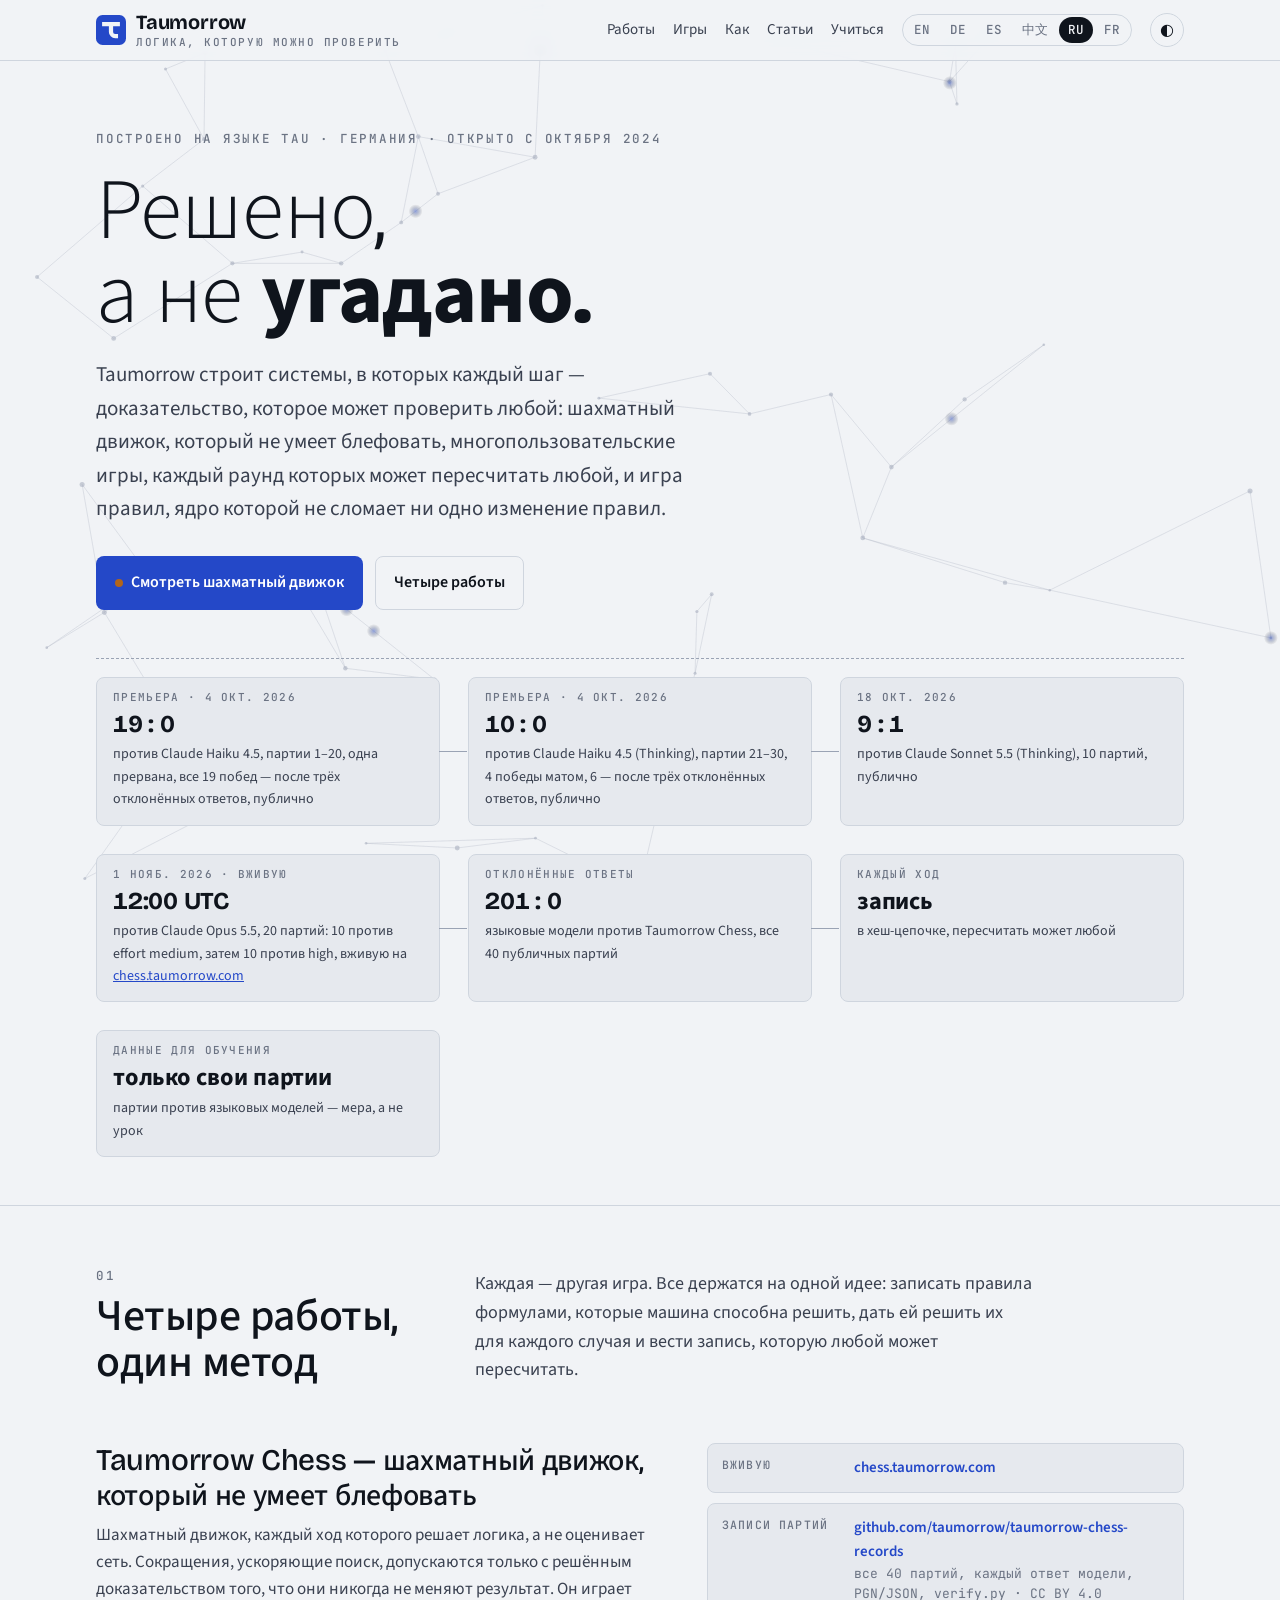
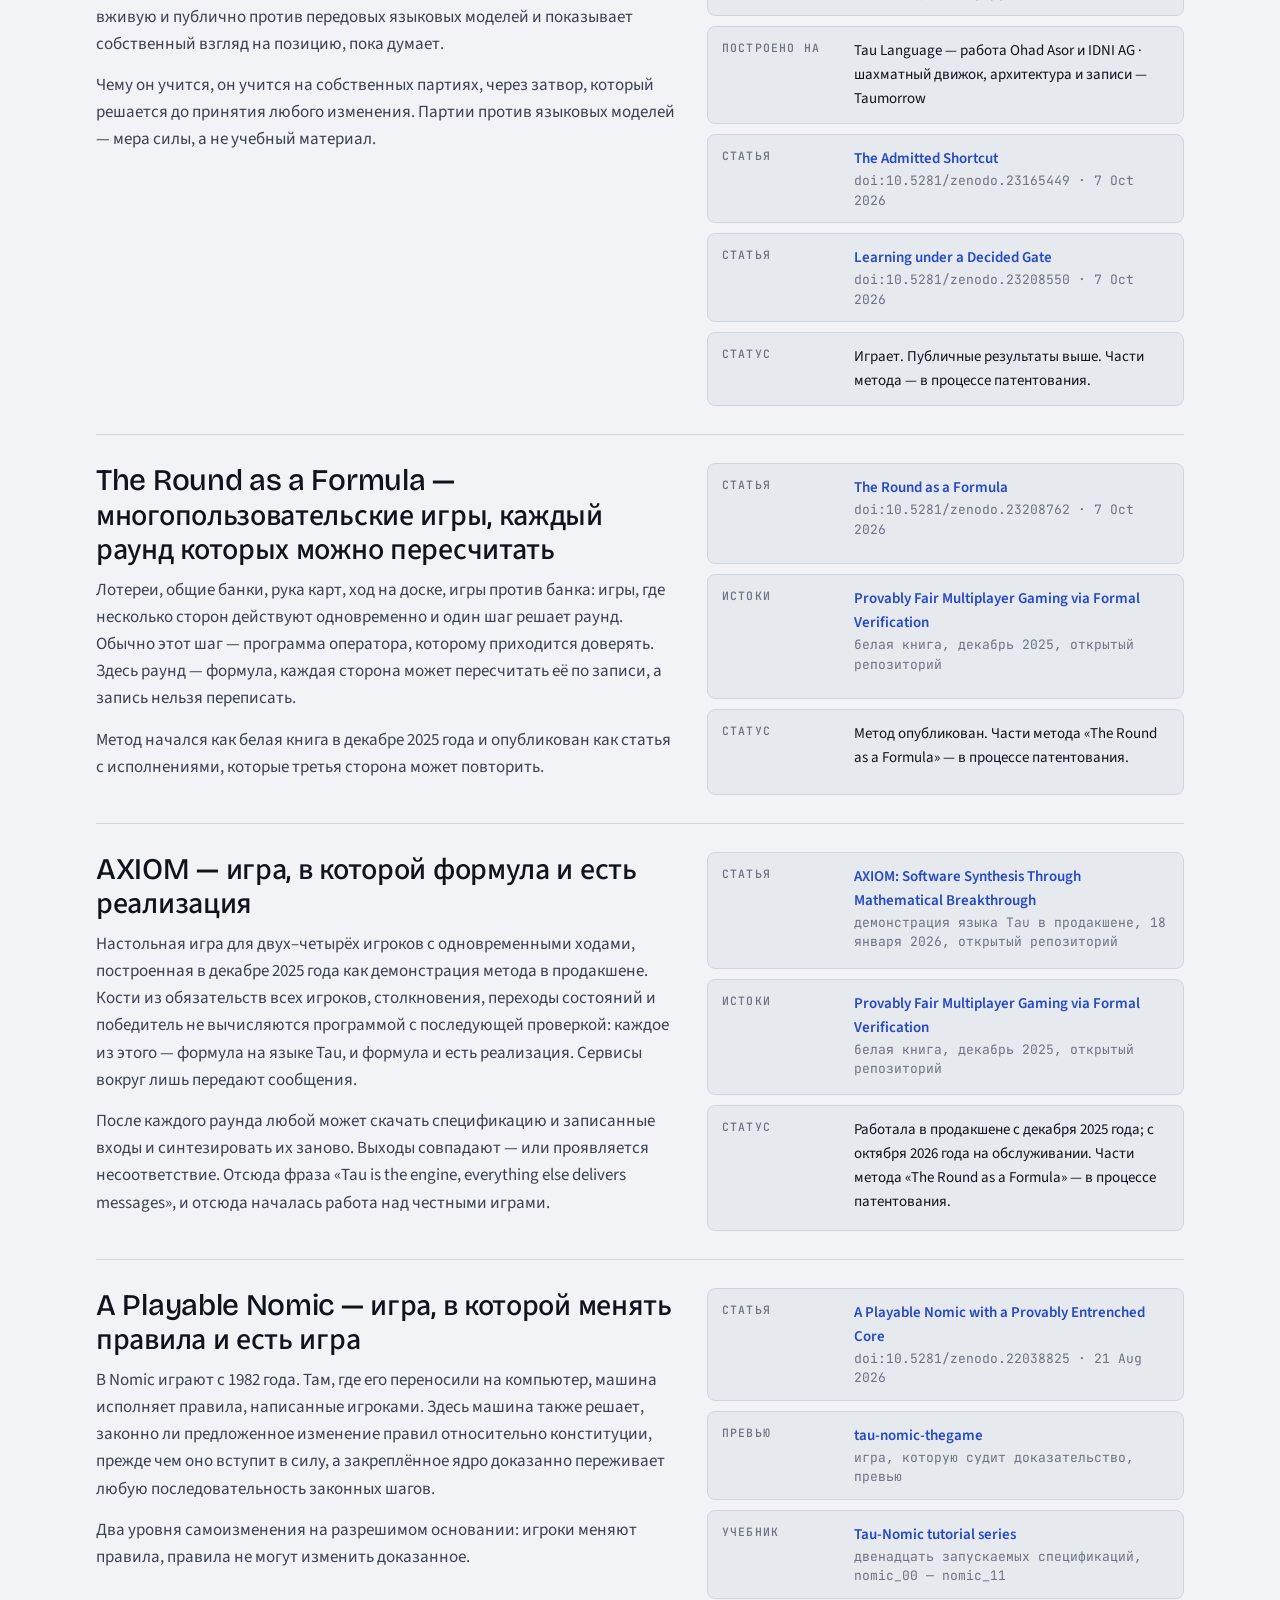
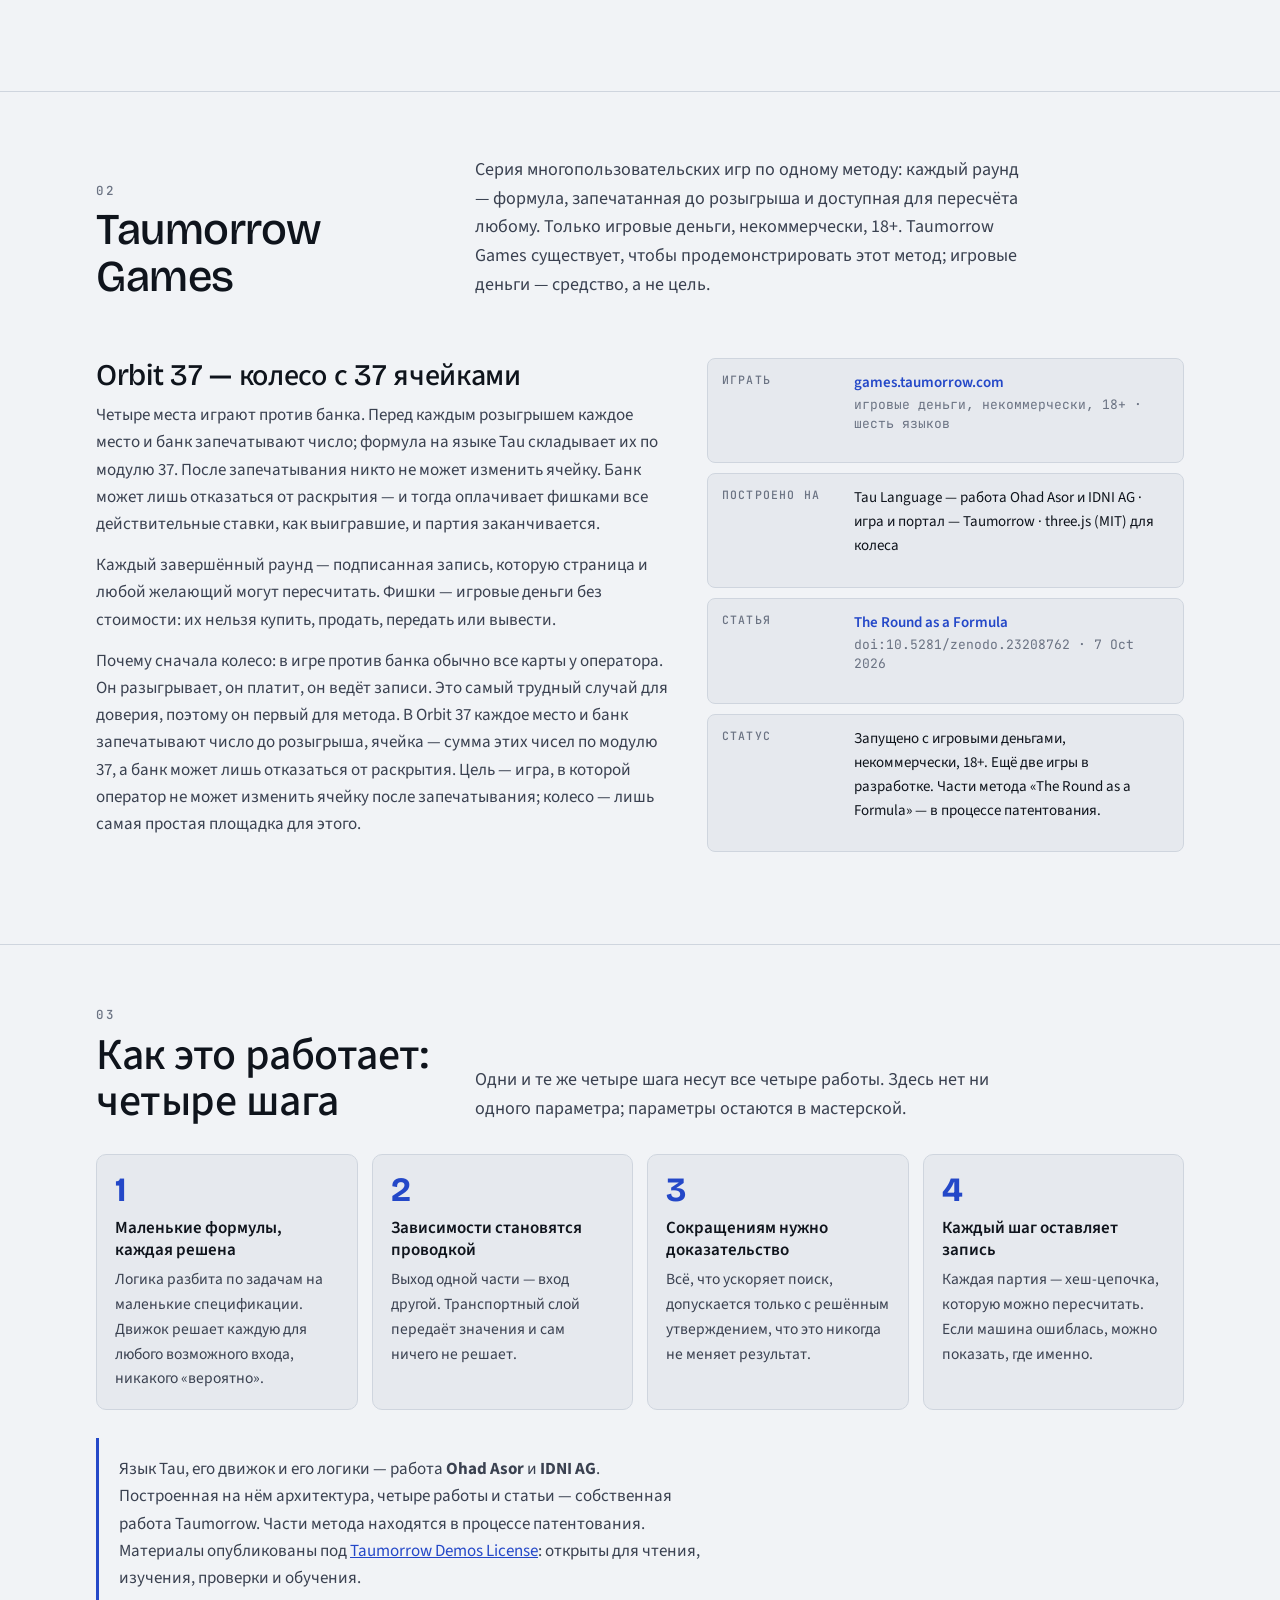
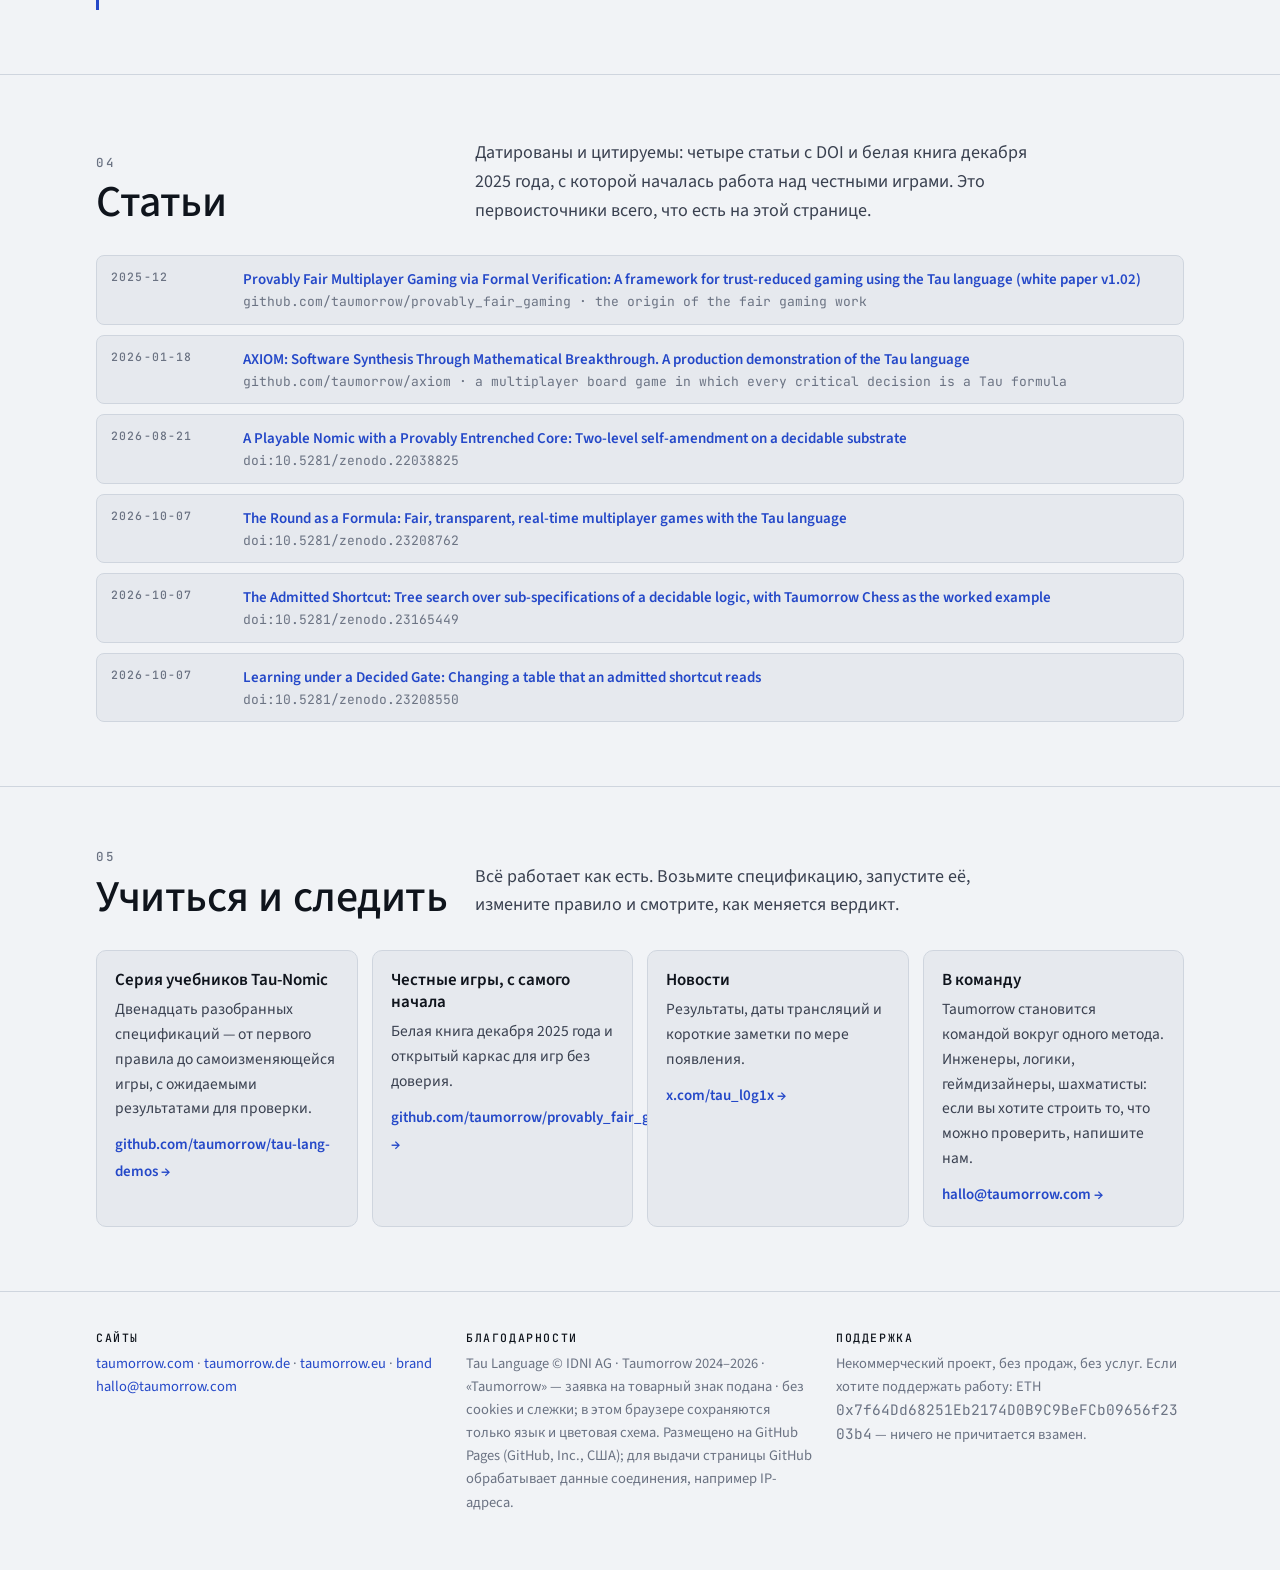
<file: ru/index.html>
<!doctype html>
<html lang="ru">
<head>
<meta charset="utf-8">
<meta name="viewport" content="width=device-width, initial-scale=1">
<title>Taumorrow Chess, игры, каждый раунд которых можно пересчитать, играбельный Nomic</title>
<meta name="description" content="Шахматный движок на языке Tau, который не может блефовать (9 : 1 против Claude Sonnet 5.5), многопользовательские игры, каждый раунд которых может пересчитать любой, и играбельный Nomic. Статьи с DOI, открыто с 2024 года.">
<link rel="canonical" href="https://taumorrow.com/ru/">
<link rel="alternate" hreflang="en" href="https://taumorrow.com/">
<link rel="alternate" hreflang="de" href="https://taumorrow.com/de/">
<link rel="alternate" hreflang="es" href="https://taumorrow.com/es/">
<link rel="alternate" hreflang="zh-Hans" href="https://taumorrow.com/zh/">
<link rel="alternate" hreflang="ru" href="https://taumorrow.com/ru/">
<link rel="alternate" hreflang="fr" href="https://taumorrow.com/fr/">
<link rel="alternate" hreflang="x-default" href="https://taumorrow.com/">
<meta name="color-scheme" content="light dark">
<meta name="theme-color" media="(prefers-color-scheme: light)" content="#f1f3f6">
<meta name="theme-color" media="(prefers-color-scheme: dark)" content="#0d1117">
<meta property="og:type" content="website">
<meta property="og:site_name" content="Taumorrow">
<meta property="og:url" content="https://taumorrow.com/ru/">
<meta property="og:title" content="Taumorrow Chess, игры, каждый раунд которых можно пересчитать, играбельный Nomic">
<meta property="og:description" content="Шахматный движок на языке Tau, который не может блефовать (9 : 1 против Claude Sonnet 5.5), многопользовательские игры, каждый раунд которых может пересчитать любой, и играбельный Nomic. Статьи с DOI, открыто с 2024 года.">
<meta property="og:image" content="https://taumorrow.com/og.png">
<meta property="og:image:width" content="1200">
<meta property="og:image:height" content="630">
<meta property="og:image:alt" content="Taumorrow — Decided, not guessed.">
<meta property="og:locale" content="ru_RU">
<meta name="twitter:card" content="summary_large_image">
<meta name="twitter:site" content="@tau_l0g1x">
<meta name="twitter:title" content="Taumorrow Chess, игры, каждый раунд которых можно пересчитать, играбельный Nomic">
<meta name="twitter:description" content="Шахматный движок на языке Tau, который не может блефовать (9 : 1 против Claude Sonnet 5.5), многопользовательские игры, каждый раунд которых может пересчитать любой, и играбельный Nomic. Статьи с DOI, открыто с 2024 года.">
<meta name="twitter:image" content="https://taumorrow.com/og.png">
<link rel="icon" href="/favicon.svg" type="image/svg+xml">
<link rel="icon" href="/favicon-32.png" sizes="32x32" type="image/png">
<link rel="apple-touch-icon" href="/apple-touch-icon.png">
<link rel="manifest" href="/manifest.webmanifest">
<script type="application/ld+json">{"@context":"https://schema.org","@graph":[{"@type":"Organization","@id":"https://taumorrow.com/#org","name":"Taumorrow","url":"https://taumorrow.com/","logo":"https://taumorrow.com/icon-512.png","email":"hallo@taumorrow.com","sameAs":["https://x.com/tau_l0g1x","https://github.com/taumorrow"]},{"@type":"WebSite","@id":"https://taumorrow.com/#site","url":"https://taumorrow.com/","name":"Taumorrow","publisher":{"@id":"https://taumorrow.com/#org"},"inLanguage":["en","de","es","zh-Hans","ru","fr"]},{"@type":"WebPage","url":"https://taumorrow.com/ru/","name":"Taumorrow Chess, игры, каждый раунд которых можно пересчитать, играбельный Nomic","description":"Шахматный движок на языке Tau, который не может блефовать (9 : 1 против Claude Sonnet 5.5), многопользовательские игры, каждый раунд которых может пересчитать любой, и играбельный Nomic. Статьи с DOI, открыто с 2024 года.","inLanguage":"ru","isPartOf":{"@id":"https://taumorrow.com/#site"},"about":{"@id":"https://taumorrow.com/#org"}},{"@type":"ScholarlyArticle","name":"A Playable Nomic with a Provably Entrenched Core: Two-level self-amendment on a decidable substrate","identifier":"https://doi.org/10.5281/zenodo.22038825","url":"https://doi.org/10.5281/zenodo.22038825","datePublished":"2026-08-21","publisher":{"@type":"Organization","name":"Zenodo"}},{"@type":"ScholarlyArticle","name":"The Round as a Formula: Fair, transparent, real-time multiplayer games with the Tau language","identifier":"https://doi.org/10.5281/zenodo.23208762","url":"https://doi.org/10.5281/zenodo.23208762","datePublished":"2026-10-07","publisher":{"@type":"Organization","name":"Zenodo"}},{"@type":"ScholarlyArticle","name":"The Admitted Shortcut: Tree search over sub-specifications of a decidable logic, with Taumorrow Chess as the worked example","identifier":"https://doi.org/10.5281/zenodo.23165449","url":"https://doi.org/10.5281/zenodo.23165449","datePublished":"2026-10-07","publisher":{"@type":"Organization","name":"Zenodo"}},{"@type":"ScholarlyArticle","name":"Learning under a Decided Gate: Changing a table that an admitted shortcut reads","identifier":"https://doi.org/10.5281/zenodo.23208550","url":"https://doi.org/10.5281/zenodo.23208550","datePublished":"2026-10-07","publisher":{"@type":"Organization","name":"Zenodo"}}]}</script>
<script>try{const t=localStorage.getItem("taumorrow.theme");if(t==="dark"||t==="light")document.documentElement.dataset.theme=t;}catch(_){}</script>
<link rel="stylesheet" href="/fonts/fonts.css">
<style>
:root{
  --paper:#f1f3f6;--paper-2:#e6e9ee;--ink:#0f141c;--ink-2:#3a4150;--mute:#6b7383;--rule:#cfd5de;
  --cobalt:#2448c8;--cobalt-ink:#ffffff;--live:#b2651a;--chain:#9aa3b4;
  --sq:#dfe4ec;
}
@media (prefers-color-scheme: dark){:root:not([data-theme="light"]){
  --paper:#0d1117;--paper-2:#131923;--ink:#e9edf3;--ink-2:#c3cad6;--mute:#8a93a6;--rule:#273040;
  --cobalt:#6f8dff;--cobalt-ink:#0b1020;--live:#e39a4a;--chain:#4b5567;--sq:#161d2a;}}
:root[data-theme="dark"]{
  --paper:#0d1117;--paper-2:#131923;--ink:#e9edf3;--ink-2:#c3cad6;--mute:#8a93a6;--rule:#273040;
  --cobalt:#6f8dff;--cobalt-ink:#0b1020;--live:#e39a4a;--chain:#4b5567;--sq:#161d2a;}
*{box-sizing:border-box}
html{scroll-behavior:smooth}
html,body{overflow-x:hidden}
body{margin:0;background:var(--paper);color:var(--ink);font:400 clamp(15.5px,1.1vw + 11px,17px)/1.6 "Source Sans 3","Noto Sans SC",system-ui,sans-serif;-webkit-font-smoothing:antialiased}
:lang(zh) body,body:lang(zh){font-family:"Noto Sans SC","Source Sans 3",system-ui,sans-serif}
html:lang(th) body{font-family:"Noto Sans Thai","Source Sans 3",system-ui,sans-serif;line-height:1.75}
html:lang(th) h1,html:lang(th) h2,html:lang(th) h3,html:lang(th) .link .v,html:lang(th) .step .n{font-family:"Noto Sans Thai","Bricolage Grotesque",sans-serif;font-weight:700;letter-spacing:0}
html:lang(ru) h1,html:lang(ru) h2,html:lang(ru) h3,html:lang(ru) .link .v{font-family:"Bricolage Grotesque","Source Sans 3",system-ui,sans-serif;letter-spacing:-.01em}
a{color:var(--cobalt)}
a:focus-visible,button:focus-visible{outline:3px solid var(--cobalt);outline-offset:3px;border-radius:3px}
.wrap{max-width:1120px;margin:0 auto;padding:0 16px}
.mono{font-family:"JetBrains Mono",ui-monospace,monospace}
/* header */
header{position:sticky;top:0;z-index:5;background:color-mix(in srgb,var(--paper) 88%,transparent);backdrop-filter:blur(8px);border-bottom:1px solid var(--rule)}
header .wrap{display:flex;align-items:center;justify-content:space-between;gap:12px;min-height:60px;flex-wrap:wrap;padding-top:8px;padding-bottom:8px}
.brand{display:inline-flex;align-items:center;gap:10px;font:700 20px/1 "Bricolage Grotesque",sans-serif;letter-spacing:-.01em;color:var(--ink);text-decoration:none}
.brand .mark{flex:none}
.brand small{display:block;font:500 11px/1 "JetBrains Mono",monospace;color:var(--mute);letter-spacing:.14em;text-transform:uppercase;margin-top:5px}
nav{display:flex;gap:18px;align-items:center;flex-wrap:wrap}
nav a{color:var(--ink-2);text-decoration:none;font-size:15px}
nav a:hover{color:var(--ink)}
.lang{display:flex;gap:2px;border:1px solid var(--rule);border-radius:999px;padding:2px}
.lang button,.lang a{text-decoration:none;border:0;background:transparent;color:var(--mute);font:500 12.5px/1 "JetBrains Mono",monospace;padding:7px 9px;border-radius:999px;cursor:pointer}
.lang button[aria-pressed="true"],.lang a[aria-current="page"]{background:var(--ink);color:var(--paper)}
.theme{border:1px solid var(--rule);background:transparent;color:var(--ink);width:34px;height:34px;border-radius:50%;cursor:pointer;font-size:16px;line-height:1;display:inline-flex;align-items:center;justify-content:center}
.theme:hover{background:var(--paper-2)}
@media (max-width:720px){header .wrap{justify-content:flex-start}nav{width:100%;justify-content:space-between;gap:10px}nav a{font-size:14px}.lang button,.lang a{text-decoration:none;padding:7px 7px;font-size:12px}}
@media (max-width:420px){nav a{font-size:13px}.brand{font-size:18px}}
/* hero with board grid */
.hero{position:relative;padding:72px 0 48px;overflow:hidden;border-bottom:1px solid var(--rule)}
@media (max-width:720px){.hero{padding:44px 0 36px}.btns .btn{flex:1 1 100%;justify-content:center}.chain{margin-top:32px}}
.hero::before{content:"";position:absolute;inset:0;background-image:linear-gradient(var(--sq) 1px,transparent 1px),linear-gradient(90deg,var(--sq) 1px,transparent 1px);background-size:64px 64px;mask-image:linear-gradient(180deg,rgba(0,0,0,.9),transparent 85%);pointer-events:none}
.hero .wrap{position:relative}
.kicker{font:500 12.5px/1 "JetBrains Mono",monospace;letter-spacing:.14em;text-transform:uppercase;color:var(--mute);margin:0 0 22px}
h1{font:300 clamp(40px,7vw,86px)/.98 "Bricolage Grotesque","Noto Sans SC",sans-serif;letter-spacing:-.025em;margin:0 0 22px;max-width:14ch;text-wrap:balance}
h1 b{font-weight:700}
.sub{font-size:clamp(18px,2vw,21px);color:var(--ink-2);max-width:60ch;margin:0 0 30px}
.btns{display:flex;gap:12px;flex-wrap:wrap}
.btn{display:inline-flex;align-items:center;gap:8px;padding:13px 18px;border-radius:8px;text-decoration:none;font-weight:600;font-size:16px;border:1px solid transparent}
.btn.primary{background:var(--cobalt);color:var(--cobalt-ink)}
.btn.ghost{border-color:var(--rule);color:var(--ink)}
.dot{width:8px;height:8px;border-radius:50%;background:var(--live);box-shadow:0 0 0 0 var(--live);animation:pulse 2.4s infinite}
@keyframes pulse{0%{box-shadow:0 0 0 0 color-mix(in srgb,var(--live) 55%,transparent)}70%{box-shadow:0 0 0 9px transparent}100%{box-shadow:0 0 0 0 transparent}}
@media (prefers-reduced-motion:reduce){.dot{animation:none}html{scroll-behavior:auto}}
/* chain strip */
.chain{margin:48px 0 0;padding:18px 0 0;border-top:1px dashed var(--chain)}
.chain .row{display:grid;grid-template-columns:repeat(3,minmax(0,1fr));gap:28px}
.link:nth-child(3n)::after{display:none}
@media (max-width:900px){.chain .row{grid-template-columns:repeat(2,minmax(0,1fr));gap:14px}.link::after{display:none}}
@media (max-width:560px){.chain .row{grid-template-columns:1fr}}
.link{min-width:0;padding:14px 16px;border:1px solid var(--rule);background:var(--paper-2);border-radius:8px;position:relative;overflow-wrap:anywhere}
.link::after{content:"";position:absolute;right:-28px;top:50%;width:28px;height:1px;background:var(--chain)}
.link:last-child::after{display:none}
.link .k{font:500 11px/1 "JetBrains Mono",monospace;letter-spacing:.12em;text-transform:uppercase;color:var(--mute);margin:0 0 8px}
.link .v{font:700 clamp(20px,1.9vw,26px)/1.1 "Bricolage Grotesque","Noto Sans SC",sans-serif;letter-spacing:-.02em;margin:0 0 6px;font-variant-numeric:tabular-nums}
.link .d{font-size:14px;color:var(--ink-2);margin:0}
.link .h{font:400 11.5px/1.4 "JetBrains Mono",monospace;color:var(--mute);margin:8px 0 0;word-break:break-all}
/* sections */
section{padding:64px 0;border-bottom:1px solid var(--rule)}
@media (max-width:720px){section{padding:44px 0}}
.sec-head{display:grid;grid-template-columns:1fr 2fr;gap:24px;align-items:end;margin-bottom:30px}
@media (max-width:860px){.sec-head{grid-template-columns:1fr}}
.num{font:500 12.5px/1 "JetBrains Mono",monospace;letter-spacing:.14em;text-transform:uppercase;color:var(--mute);margin:0 0 10px}
h2{font:500 clamp(28px,3.6vw,44px)/1.05 "Bricolage Grotesque","Noto Sans SC",sans-serif;letter-spacing:-.02em;margin:0}
.lead{color:var(--ink-2);font-size:18px;margin:0;max-width:62ch}
/* chapters */
.chapter{display:grid;grid-template-columns:1.1fr .9fr;gap:28px;padding:28px 0;border-top:1px solid var(--rule)}
.chapter:first-of-type{border-top:0}
@media (max-width:860px){.chapter{grid-template-columns:1fr}}
.chapter h3{font:500 clamp(22px,2.4vw,30px)/1.15 "Bricolage Grotesque","Noto Sans SC",sans-serif;letter-spacing:-.015em;margin:0 0 10px}
.chapter p{margin:0 0 14px;color:var(--ink-2)}
.facts{list-style:none;margin:0;padding:0;display:grid;gap:10px}
.facts li{display:grid;grid-template-columns:120px 1fr;gap:12px;padding:12px 14px;border:1px solid var(--rule);border-radius:8px;background:var(--paper-2)}
@media (max-width:560px){.facts li{grid-template-columns:1fr;gap:4px}}
.facts .v a{overflow-wrap:anywhere}
.facts .k{font:500 11.5px/1.5 "JetBrains Mono",monospace;letter-spacing:.1em;text-transform:uppercase;color:var(--mute)}
.facts .v{font-size:15px}
.facts a{text-decoration:none;font-weight:600}
.facts .doi{font:400 13px/1.5 "JetBrains Mono",monospace;color:var(--mute);display:block}
/* how */
.steps{display:grid;grid-template-columns:repeat(auto-fit,minmax(240px,1fr));gap:14px}
.step{padding:18px;border:1px solid var(--rule);border-radius:10px;background:var(--paper-2)}
.step .n{font:700 34px/1 "Bricolage Grotesque",sans-serif;color:var(--cobalt);margin:0 0 10px;letter-spacing:-.03em}
.step h4{margin:0 0 6px;font:600 17px/1.3 "Source Sans 3","Noto Sans SC",sans-serif}
.step p{margin:0;color:var(--ink-2);font-size:15.5px}
.credit{margin:28px 0 0;padding:18px 20px;border-left:3px solid var(--cobalt);color:var(--ink-2);max-width:78ch}
/* learn */
.cards{display:grid;grid-template-columns:repeat(auto-fit,minmax(260px,1fr));gap:14px}
.card{padding:18px;border:1px solid var(--rule);border-radius:10px;background:var(--paper-2)}
.card h4{margin:0 0 6px;font:600 17px/1.3 "Source Sans 3","Noto Sans SC",sans-serif}
.card p{margin:0 0 10px;color:var(--ink-2);font-size:15.5px}
.card a{text-decoration:none;font-weight:600;font-size:15px}
/* footer */
footer{padding:40px 0 56px;color:var(--mute);font-size:14.5px}
footer .cols{display:grid;grid-template-columns:repeat(auto-fit,minmax(220px,1fr));gap:22px;overflow-wrap:anywhere}
footer h5{margin:0 0 8px;font:500 11.5px/1 "JetBrains Mono",monospace;letter-spacing:.14em;text-transform:uppercase;color:var(--ink)}
footer a{text-decoration:none}
.todo{border:1px dashed var(--chain);border-radius:8px;padding:10px 12px;font-size:13.5px}
.sr{position:absolute;left:-9999px}
#net{position:fixed;inset:0;z-index:-1;width:100%;height:100%;pointer-events:none;opacity:.9}
main,header,footer{position:relative}
.hero::before{display:none}
</style>
</head>
<body>
<canvas id="net" aria-hidden="true"></canvas>
<header><div class="wrap">
  <a class="brand" href="#top"><svg class="mark" viewBox="0 0 64 64" width="30" height="30" aria-hidden="true" focusable="false"><rect width="64" height="64" rx="14" fill="var(--cobalt)"/><path d="M13 15H51V24H36.5V36A4.5 4.5 0 0 0 41 40.5H47V49.5H41A13.5 13.5 0 0 1 27.5 36V24H13Z" fill="var(--paper)"/></svg><span>Taumorrow<small>Логика, которую можно проверить</small></span></a>
  <nav aria-label="Sections">
    <a href="#works">Работы</a><a href="#games">Игры</a><a href="#how">Как</a><a href="#papers">Статьи</a><a href="#learn">Учиться</a>
    <div class="lang" role="group" aria-label="Language"><a href="/" hreflang="en" lang="en">EN</a><a href="/de/" hreflang="de" lang="de">DE</a><a href="/es/" hreflang="es" lang="es">ES</a><a href="/zh/" hreflang="zh-Hans" lang="zh-Hans">中文</a><a href="/ru/" hreflang="ru" lang="ru" aria-current="page">RU</a><a href="/fr/" hreflang="fr" lang="fr">FR</a></div>
    <button class="theme" id="theme" type="button" aria-label="Toggle colour scheme" title="Light / dark"><span aria-hidden="true">◐</span></button>
  </nav>
</div></header>

<main id="top">
<section class="hero"><div class="wrap">
  <p class="kicker">Построено на языке Tau · Германия · открыто с октября 2024</p>
  <h1>Решено,<br>а не <b>угадано.</b></h1>
  <p class="sub">Taumorrow строит системы, в которых каждый шаг — доказательство, которое может проверить любой: шахматный движок, который не умеет блефовать, многопользовательские игры, каждый раунд которых может пересчитать любой, и игра правил, ядро которой не сломает ни одно изменение правил.</p>
  <div class="btns">
    <a class="btn primary" href="https://chess.taumorrow.com/"><span class="dot" aria-hidden="true"></span><span>Смотреть шахматный движок</span></a>
    <a class="btn ghost" href="#works">Четыре работы</a>
  </div>
  <div class="chain" aria-label="Record">
    <div class="row">
      <div class="link"><p class="k">Премьера · 4 окт. 2026</p><p class="v">19 : 0</p><p class="d">против Claude Haiku 4.5, партии 1–20, одна прервана, все 19 побед — после трёх отклонённых ответов, публично</p></div>
      <div class="link"><p class="k">Премьера · 4 окт. 2026</p><p class="v">10 : 0</p><p class="d">против Claude Haiku 4.5 (Thinking), партии 21–30, 4 победы матом, 6 — после трёх отклонённых ответов, публично</p></div>
      <div class="link"><p class="k">18 окт. 2026</p><p class="v">9 : 1</p><p class="d">против Claude Sonnet 5.5 (Thinking), 10 партий, публично</p></div>
      <div class="link"><p class="k">1 нояб. 2026 · вживую</p><p class="v">12:00 UTC</p><p class="d">против Claude Opus 5.5, 20 партий: 10 против effort medium, затем 10 против high, вживую на <a href="https://chess.taumorrow.com/">chess.taumorrow.com</a></p></div>
      <div class="link"><p class="k">Отклонённые ответы</p><p class="v">201 : 0</p><p class="d">языковые модели против Taumorrow Chess, все 40 публичных партий</p></div>
      <div class="link"><p class="k">Каждый ход</p><p class="v">запись</p><p class="d">в хеш-цепочке, пересчитать может любой</p></div>
      <div class="link"><p class="k">Данные для обучения</p><p class="v">только свои партии</p><p class="d">партии против языковых моделей — мера, а не урок</p></div>
    </div>
  </div>
</div></section>

<section id="works"><div class="wrap">
  <div class="sec-head"><div><p class="num">01</p><h2>Четыре работы, один метод</h2></div><p class="lead">Каждая — другая игра. Все держатся на одной идее: записать правила формулами, которые машина способна решить, дать ей решить их для каждого случая и вести запись, которую любой может пересчитать.</p></div>

  <article class="chapter">
    <div><h3>Taumorrow Chess — шахматный движок, который не умеет блефовать</h3>
      <p>Шахматный движок, каждый ход которого решает логика, а не оценивает сеть. Сокращения, ускоряющие поиск, допускаются только с решённым доказательством того, что они никогда не меняют результат. Он играет вживую и публично против передовых языковых моделей и показывает собственный взгляд на позицию, пока думает.</p>
      <p>Чему он учится, он учится на собственных партиях, через затвор, который решается до принятия любого изменения. Партии против языковых моделей — мера силы, а не учебный материал.</p></div>
    <ul class="facts">
      <li><span class="k">Вживую</span><span class="v"><a href="https://chess.taumorrow.com/">chess.taumorrow.com</a></span></li>
      <li><span class="k">Записи партий</span><span class="v"><a href="https://github.com/taumorrow/taumorrow-chess-records">github.com/taumorrow/taumorrow-chess-records</a><span class="doi">все 40 партий, каждый ответ модели, PGN/JSON, verify.py · CC BY 4.0</span></span></li>
      <li><span class="k">Построено на</span><span class="v">Tau Language — работа Ohad Asor и IDNI AG · шахматный движок, архитектура и записи — Taumorrow</span></li>
      <li><span class="k">Статья</span><span class="v"><a href="https://doi.org/10.5281/zenodo.23165449">The Admitted Shortcut</a><span class="doi">doi:10.5281/zenodo.23165449 · 7 Oct 2026</span></span></li>
      <li><span class="k">Статья</span><span class="v"><a href="https://doi.org/10.5281/zenodo.23208550">Learning under a Decided Gate</a><span class="doi">doi:10.5281/zenodo.23208550 · 7 Oct 2026</span></span></li>
      <li><span class="k">Статус</span><span class="v">Играет. Публичные результаты выше. Части метода — в процессе патентования.</span></li>
    </ul>
  </article>

  <article class="chapter">
    <div><h3>The Round as a Formula — многопользовательские игры, каждый раунд которых можно пересчитать</h3>
      <p>Лотереи, общие банки, рука карт, ход на доске, игры против банка: игры, где несколько сторон действуют одновременно и один шаг решает раунд. Обычно этот шаг — программа оператора, которому приходится доверять. Здесь раунд — формула, каждая сторона может пересчитать её по записи, а запись нельзя переписать.</p>
      <p>Метод начался как белая книга в декабре 2025 года и опубликован как статья с исполнениями, которые третья сторона может повторить.</p></div>
    <ul class="facts">
      <li><span class="k">Статья</span><span class="v"><a href="https://doi.org/10.5281/zenodo.23208762">The Round as a Formula</a><span class="doi">doi:10.5281/zenodo.23208762 · 7 Oct 2026</span></span></li>
      <li><span class="k">Истоки</span><span class="v"><a href="https://github.com/taumorrow/provably_fair_gaming">Provably Fair Multiplayer Gaming via Formal Verification</a><span class="doi">белая книга, декабрь 2025, открытый репозиторий</span></span></li>
      <li><span class="k">Статус</span><span class="v">Метод опубликован. Части метода «The Round as a Formula» — в процессе патентования.</span></li>
    </ul>
  </article>

  <article class="chapter">
    <div><h3>AXIOM — игра, в которой формула и есть реализация</h3>
      <p>Настольная игра для двух–четырёх игроков с одновременными ходами, построенная в декабре 2025 года как демонстрация метода в продакшене. Кости из обязательств всех игроков, столкновения, переходы состояний и победитель не вычисляются программой с последующей проверкой: каждое из этого — формула на языке Tau, и формула и есть реализация. Сервисы вокруг лишь передают сообщения.</p>
      <p>После каждого раунда любой может скачать спецификацию и записанные входы и синтезировать их заново. Выходы совпадают — или проявляется несоответствие. Отсюда фраза «Tau is the engine, everything else delivers messages», и отсюда началась работа над честными играми.</p></div>
    <ul class="facts">
      <li><span class="k">Статья</span><span class="v"><a href="https://github.com/taumorrow/axiom/blob/master/AXIOM.md">AXIOM: Software Synthesis Through Mathematical Breakthrough</a><span class="doi">демонстрация языка Tau в продакшене, 18 января 2026, открытый репозиторий</span></span></li>
      <li><span class="k">Истоки</span><span class="v"><a href="https://github.com/taumorrow/provably_fair_gaming">Provably Fair Multiplayer Gaming via Formal Verification</a><span class="doi">белая книга, декабрь 2025, открытый репозиторий</span></span></li>
      <li><span class="k">Статус</span><span class="v">Работала в продакшене с декабря 2025 года; с октября 2026 года на обслуживании. Части метода «The Round as a Formula» — в процессе патентования.</span></li>
    </ul>
  </article>

  <article class="chapter">
    <div><h3>A Playable Nomic — игра, в которой менять правила и есть игра</h3>
      <p>В Nomic играют с 1982 года. Там, где его переносили на компьютер, машина исполняет правила, написанные игроками. Здесь машина также решает, законно ли предложенное изменение правил относительно конституции, прежде чем оно вступит в силу, а закреплённое ядро доказанно переживает любую последовательность законных шагов.</p>
      <p>Два уровня самоизменения на разрешимом основании: игроки меняют правила, правила не могут изменить доказанное.</p></div>
    <ul class="facts">
      <li><span class="k">Статья</span><span class="v"><a href="https://doi.org/10.5281/zenodo.22038825">A Playable Nomic with a Provably Entrenched Core</a><span class="doi">doi:10.5281/zenodo.22038825 · 21 Aug 2026</span></span></li>
      <li><span class="k">Превью</span><span class="v"><a href="https://github.com/taumorrow/tau-nomic-thegame">tau-nomic-thegame</a><span class="doi">игра, которую судит доказательство, превью</span></span></li>
      <li><span class="k">Учебник</span><span class="v"><a href="https://github.com/taumorrow/tau-lang-demos">Tau-Nomic tutorial series</a><span class="doi">двенадцать запускаемых спецификаций, nomic_00 — nomic_11</span></span></li>
    </ul>
  </article>
</div></section>

<section id="games"><div class="wrap">
  <div class="sec-head"><div><p class="num">02</p><h2>Taumorrow Games</h2></div><p class="lead">Серия многопользовательских игр по одному методу: каждый раунд — формула, запечатанная до розыгрыша и доступная для пересчёта любому. Только игровые деньги, некоммерчески, 18+. Taumorrow Games существует, чтобы продемонстрировать этот метод; игровые деньги — средство, а не цель.</p></div>

  <article class="chapter">
    <div><h3>Orbit 37 — колесо с 37 ячейками</h3>
      <p>Четыре места играют против банка. Перед каждым розыгрышем каждое место и банк запечатывают число; формула на языке Tau складывает их по модулю 37. После запечатывания никто не может изменить ячейку. Банк может лишь отказаться от раскрытия — и тогда оплачивает фишками все действительные ставки, как выигравшие, и партия заканчивается.</p>
      <p>Каждый завершённый раунд — подписанная запись, которую страница и любой желающий могут пересчитать. Фишки — игровые деньги без стоимости: их нельзя купить, продать, передать или вывести.</p>
      <p>Почему сначала колесо: в игре против банка обычно все карты у оператора. Он разыгрывает, он платит, он ведёт записи. Это самый трудный случай для доверия, поэтому он первый для метода. В Orbit 37 каждое место и банк запечатывают число до розыгрыша, ячейка — сумма этих чисел по модулю 37, а банк может лишь отказаться от раскрытия. Цель — игра, в которой оператор не может изменить ячейку после запечатывания; колесо — лишь самая простая площадка для этого.</p></div>
    <ul class="facts">
      <li><span class="k">Играть</span><span class="v"><a href="https://games.taumorrow.com/">games.taumorrow.com</a><span class="doi">игровые деньги, некоммерчески, 18+ · шесть языков</span></span></li>
      <li><span class="k">Построено на</span><span class="v">Tau Language — работа Ohad Asor и IDNI AG · игра и портал — Taumorrow · three.js (MIT) для колеса</span></li>
      <li><span class="k">Статья</span><span class="v"><a href="https://doi.org/10.5281/zenodo.23208762">The Round as a Formula</a><span class="doi">doi:10.5281/zenodo.23208762 · 7 Oct 2026</span></span></li>
      <li><span class="k">Статус</span><span class="v">Запущено с игровыми деньгами, некоммерчески, 18+. Ещё две игры в разработке. Части метода «The Round as a Formula» — в процессе патентования.</span></li>
    </ul>
  </article>
</div></section>

<section id="how"><div class="wrap">
  <div class="sec-head"><div><p class="num">03</p><h2>Как это работает: четыре шага</h2></div><p class="lead">Одни и те же четыре шага несут все четыре работы. Здесь нет ни одного параметра; параметры остаются в мастерской.</p></div>
  <div class="steps">
    <div class="step"><p class="n">1</p><h4>Маленькие формулы, каждая решена</h4><p>Логика разбита по задачам на маленькие спецификации. Движок решает каждую для любого возможного входа, никакого «вероятно».</p></div>
    <div class="step"><p class="n">2</p><h4>Зависимости становятся проводкой</h4><p>Выход одной части — вход другой. Транспортный слой передаёт значения и сам ничего не решает.</p></div>
    <div class="step"><p class="n">3</p><h4>Сокращениям нужно доказательство</h4><p>Всё, что ускоряет поиск, допускается только с решённым утверждением, что это никогда не меняет результат.</p></div>
    <div class="step"><p class="n">4</p><h4>Каждый шаг оставляет запись</h4><p>Каждая партия — хеш-цепочка, которую можно пересчитать. Если машина ошиблась, можно показать, где именно.</p></div>
  </div>
  <p class="credit">Язык Tau, его движок и его логики — работа <b>Ohad Asor</b> и <b>IDNI AG</b>. Построенная на нём архитектура, четыре работы и статьи — собственная работа Taumorrow. Части метода находятся в процессе патентования. Материалы опубликованы под <a href="https://github.com/taumorrow/tau-lang-demos/blob/main/LICENSE">Taumorrow Demos License</a>: открыты для чтения, изучения, проверки и обучения.</p>
</div></section>

<section id="papers"><div class="wrap">
  <div class="sec-head"><div><p class="num">04</p><h2>Статьи</h2></div><p class="lead">Датированы и цитируемы: четыре статьи с DOI и белая книга декабря 2025 года, с которой началась работа над честными играми. Это первоисточники всего, что есть на этой странице.</p></div>
  <ul class="facts">
    <li><span class="k mono">2025-12</span><span class="v"><a href="https://github.com/taumorrow/provably_fair_gaming/blob/master/PROVABLY_FAIR_GAMING_WHITEPAPER.MD">Provably Fair Multiplayer Gaming via Formal Verification: A framework for trust-reduced gaming using the Tau language (white paper v1.02)</a><span class="doi">github.com/taumorrow/provably_fair_gaming · the origin of the fair gaming work</span></span></li>
    <li><span class="k mono">2026-01-18</span><span class="v"><a href="https://github.com/taumorrow/axiom/blob/master/AXIOM.md">AXIOM: Software Synthesis Through Mathematical Breakthrough. A production demonstration of the Tau language</a><span class="doi">github.com/taumorrow/axiom · a multiplayer board game in which every critical decision is a Tau formula</span></span></li>
    <li><span class="k mono">2026-08-21</span><span class="v"><a href="https://doi.org/10.5281/zenodo.22038825">A Playable Nomic with a Provably Entrenched Core: Two-level self-amendment on a decidable substrate</a><span class="doi">doi:10.5281/zenodo.22038825</span></span></li>
    <li><span class="k mono">2026-10-07</span><span class="v"><a href="https://doi.org/10.5281/zenodo.23208762">The Round as a Formula: Fair, transparent, real-time multiplayer games with the Tau language</a><span class="doi">doi:10.5281/zenodo.23208762</span></span></li>
    <li><span class="k mono">2026-10-07</span><span class="v"><a href="https://doi.org/10.5281/zenodo.23165449">The Admitted Shortcut: Tree search over sub-specifications of a decidable logic, with Taumorrow Chess as the worked example</a><span class="doi">doi:10.5281/zenodo.23165449</span></span></li>
    <li><span class="k mono">2026-10-07</span><span class="v"><a href="https://doi.org/10.5281/zenodo.23208550">Learning under a Decided Gate: Changing a table that an admitted shortcut reads</a><span class="doi">doi:10.5281/zenodo.23208550</span></span></li>
  </ul>
</div></section>

<section id="learn"><div class="wrap">
  <div class="sec-head"><div><p class="num">05</p><h2>Учиться и следить</h2></div><p class="lead">Всё работает как есть. Возьмите спецификацию, запустите её, измените правило и смотрите, как меняется вердикт.</p></div>
  <div class="cards">
    <div class="card"><h4>Серия учебников Tau-Nomic</h4><p>Двенадцать разобранных спецификаций — от первого правила до самоизменяющейся игры, с ожидаемыми результатами для проверки.</p><a href="https://github.com/taumorrow/tau-lang-demos">github.com/taumorrow/tau-lang-demos →</a></div>
    <div class="card"><h4>Честные игры, с самого начала</h4><p>Белая книга декабря 2025 года и открытый каркас для игр без доверия.</p><a href="https://github.com/taumorrow/provably_fair_gaming">github.com/taumorrow/provably_fair_gaming →</a></div>
    <div class="card"><h4>Новости</h4><p>Результаты, даты трансляций и короткие заметки по мере появления.</p><a href="https://x.com/tau_l0g1x">x.com/tau_l0g1x →</a></div>
    <div class="card"><h4>В команду</h4><p>Taumorrow становится командой вокруг одного метода. Инженеры, логики, геймдизайнеры, шахматисты: если вы хотите строить то, что можно проверить, напишите нам.</p><a href="mailto:hallo@taumorrow.com">hallo@taumorrow.com →</a></div>
  </div>
</div></section>
</main>

<footer><div class="wrap">
  <div class="cols">
    <div><h5>Сайты</h5><a href="https://taumorrow.com">taumorrow.com</a> · <a href="https://taumorrow.de">taumorrow.de</a> · <a href="https://taumorrow.eu">taumorrow.eu</a> · <a href="/brand/">brand</a><br><a href="mailto:hallo@taumorrow.com">hallo@taumorrow.com</a></div>
    <div><h5>Благодарности</h5><span>Tau Language © IDNI AG · Taumorrow 2024–2026 · «Taumorrow» — заявка на товарный знак подана · без cookies и слежки; в этом браузере сохраняются только язык и цветовая схема. Размещено на GitHub Pages (GitHub, Inc., США); для выдачи страницы GitHub обрабатывает данные соединения, например IP-адреса.</span></div>
    <div><h5>Поддержка</h5><span>Некоммерческий проект, без продаж, без услуг. Если хотите поддержать работу: ETH <code class="mono">0x7f64Dd68251Eb2174D0B9C9BeFCb09656f2303b4</code> — ничего не причитается взамен.</span></div>
  </div>
</div></footer>


<script>
// Background: a wiring lattice. Nodes are small formulas, edges are dependencies, pulses are values travelling along the wiring.
(function(){
  const c=document.getElementById('net'); if(!c) return;
  const reduce=matchMedia('(prefers-reduced-motion: reduce)').matches;
  const ctx=c.getContext('2d'); let W=0,H=0,DPR=1,nodes=[],edges=[],pulses=[],raf=0,last=0;
  function css(v){return getComputedStyle(document.documentElement).getPropertyValue(v).trim();}
  function col(){return {ink:css('--ink'),cobalt:css('--cobalt'),chain:css('--chain'),live:css('--live')};}
  function resize(){
    DPR=Math.min(1.5,devicePixelRatio||1); W=innerWidth; H=innerHeight;
    c.width=W*DPR; c.height=H*DPR; c.style.width=W+'px'; c.style.height=H+'px'; ctx.setTransform(DPR,0,0,DPR,0,0);
    build();
  }
  function build(){
    const n=Math.round(Math.min(90,Math.max(36,(W*H)/22000)));
    nodes=[]; for(let i=0;i<n;i++) nodes.push({x:Math.random()*W,y:Math.random()*H,vx:(Math.random()-.5)*.08,vy:(Math.random()-.5)*.08,r:1.2+Math.random()*1.6});
    edges=[]; for(let i=0;i<n;i++){const d=[];for(let j=0;j<n;j++) if(i!==j) d.push([Math.hypot(nodes[i].x-nodes[j].x,nodes[i].y-nodes[j].y),j]); d.sort((a,b)=>a[0]-b[0]); for(let k=0;k<2;k++){const j=d[k][1]; if(!edges.some(e=>(e[0]===j&&e[1]===i))) edges.push([i,j]);}}
    pulses=[]; for(let k=0;k<Math.max(4,edges.length/9);k++) pulses.push({e:Math.floor(Math.random()*edges.length),t:Math.random(),s:.0005+Math.random()*.0008});
  }
  function draw(ts){
    const k=col(); const dt=Math.min(40,ts-last||16); last=ts;
    ctx.clearRect(0,0,W,H);
    if(!reduce){ for(const p of nodes){ p.x+=p.vx*dt; p.y+=p.vy*dt; if(p.x<-20)p.x=W+20; if(p.x>W+20)p.x=-20; if(p.y<-20)p.y=H+20; if(p.y>H+20)p.y=-20; } }
    ctx.lineWidth=1; ctx.strokeStyle=k.chain; ctx.globalAlpha=.28;
    ctx.beginPath(); for(const [i,j] of edges){ const a=nodes[i],b=nodes[j]; if(Math.hypot(a.x-b.x,a.y-b.y)>Math.min(W,H)*.45) continue; ctx.moveTo(a.x,a.y); ctx.lineTo(b.x,b.y);} ctx.stroke();
    ctx.globalAlpha=.55; ctx.fillStyle=k.chain; for(const p of nodes){ ctx.beginPath(); ctx.arc(p.x,p.y,p.r,0,6.283); ctx.fill(); }
    const dark=(document.documentElement.dataset.theme||(matchMedia('(prefers-color-scheme: dark)').matches?'dark':'light'))==='dark';
    ctx.globalAlpha=dark?.9:.5;
    for(const q of pulses){ const [i,j]=edges[q.e]; const a=nodes[i],b=nodes[j]; if(!reduce){ q.t+=q.s*dt; if(q.t>1){q.t=0;q.e=Math.floor(Math.random()*edges.length);} }
      const x=a.x+(b.x-a.x)*q.t, y=a.y+(b.y-a.y)*q.t; const r=dark?9:7; const g=ctx.createRadialGradient(x,y,0,x,y,r); g.addColorStop(0,k.cobalt); g.addColorStop(1,'rgba(0,0,0,0)'); ctx.fillStyle=g; ctx.beginPath(); ctx.arc(x,y,r,0,6.283); ctx.fill(); }
    ctx.globalAlpha=1;
    if(!reduce && !document.hidden) raf=requestAnimationFrame(draw);
  }
  addEventListener('resize',()=>{cancelAnimationFrame(raf);resize();raf=requestAnimationFrame(draw);});
  document.addEventListener('visibilitychange',()=>{ if(!document.hidden && !reduce){cancelAnimationFrame(raf);raf=requestAnimationFrame(draw);} });
  resize(); raf=requestAnimationFrame(draw);
  // colour scheme toggle: system → explicit light/dark, remembered in this browser
  const root=document.documentElement, btn=document.getElementById('theme');
  function cur(){return root.dataset.theme||(matchMedia('(prefers-color-scheme: dark)').matches?'dark':'light');}
  function setTheme(t){root.dataset.theme=t;try{localStorage.setItem('taumorrow.theme',t);}catch(_){}}
  try{const t=localStorage.getItem('taumorrow.theme'); if(t==="dark"||t==="light") root.dataset.theme=t;}catch(_){}
  if(btn) btn.addEventListener('click',()=>setTheme(cur()==='dark'?'light':'dark'));
})();
</script>
<script>document.querySelectorAll(".lang a").forEach(function(a){a.addEventListener("click",function(){try{localStorage.setItem("taumorrow.lang",a.getAttribute("lang").slice(0,2));}catch(_){}});});</script>
</body>
</html>
</file>
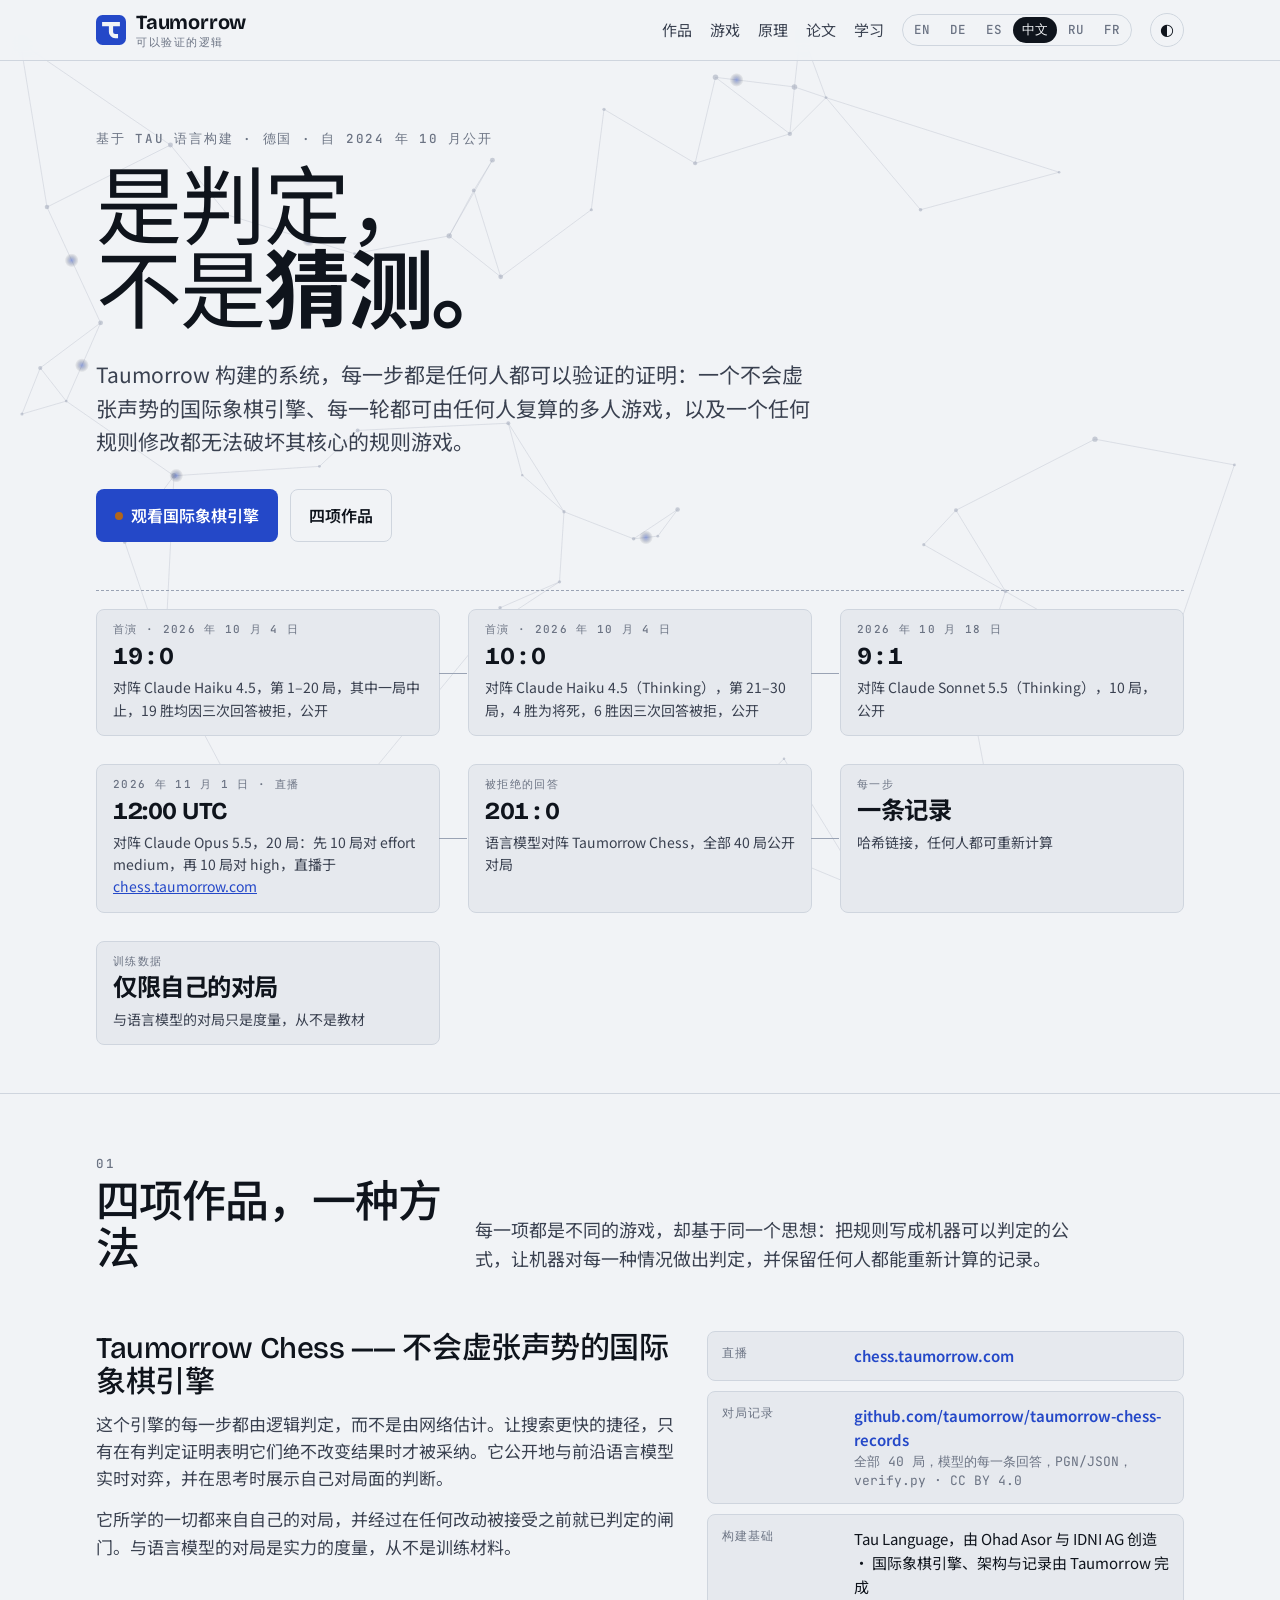
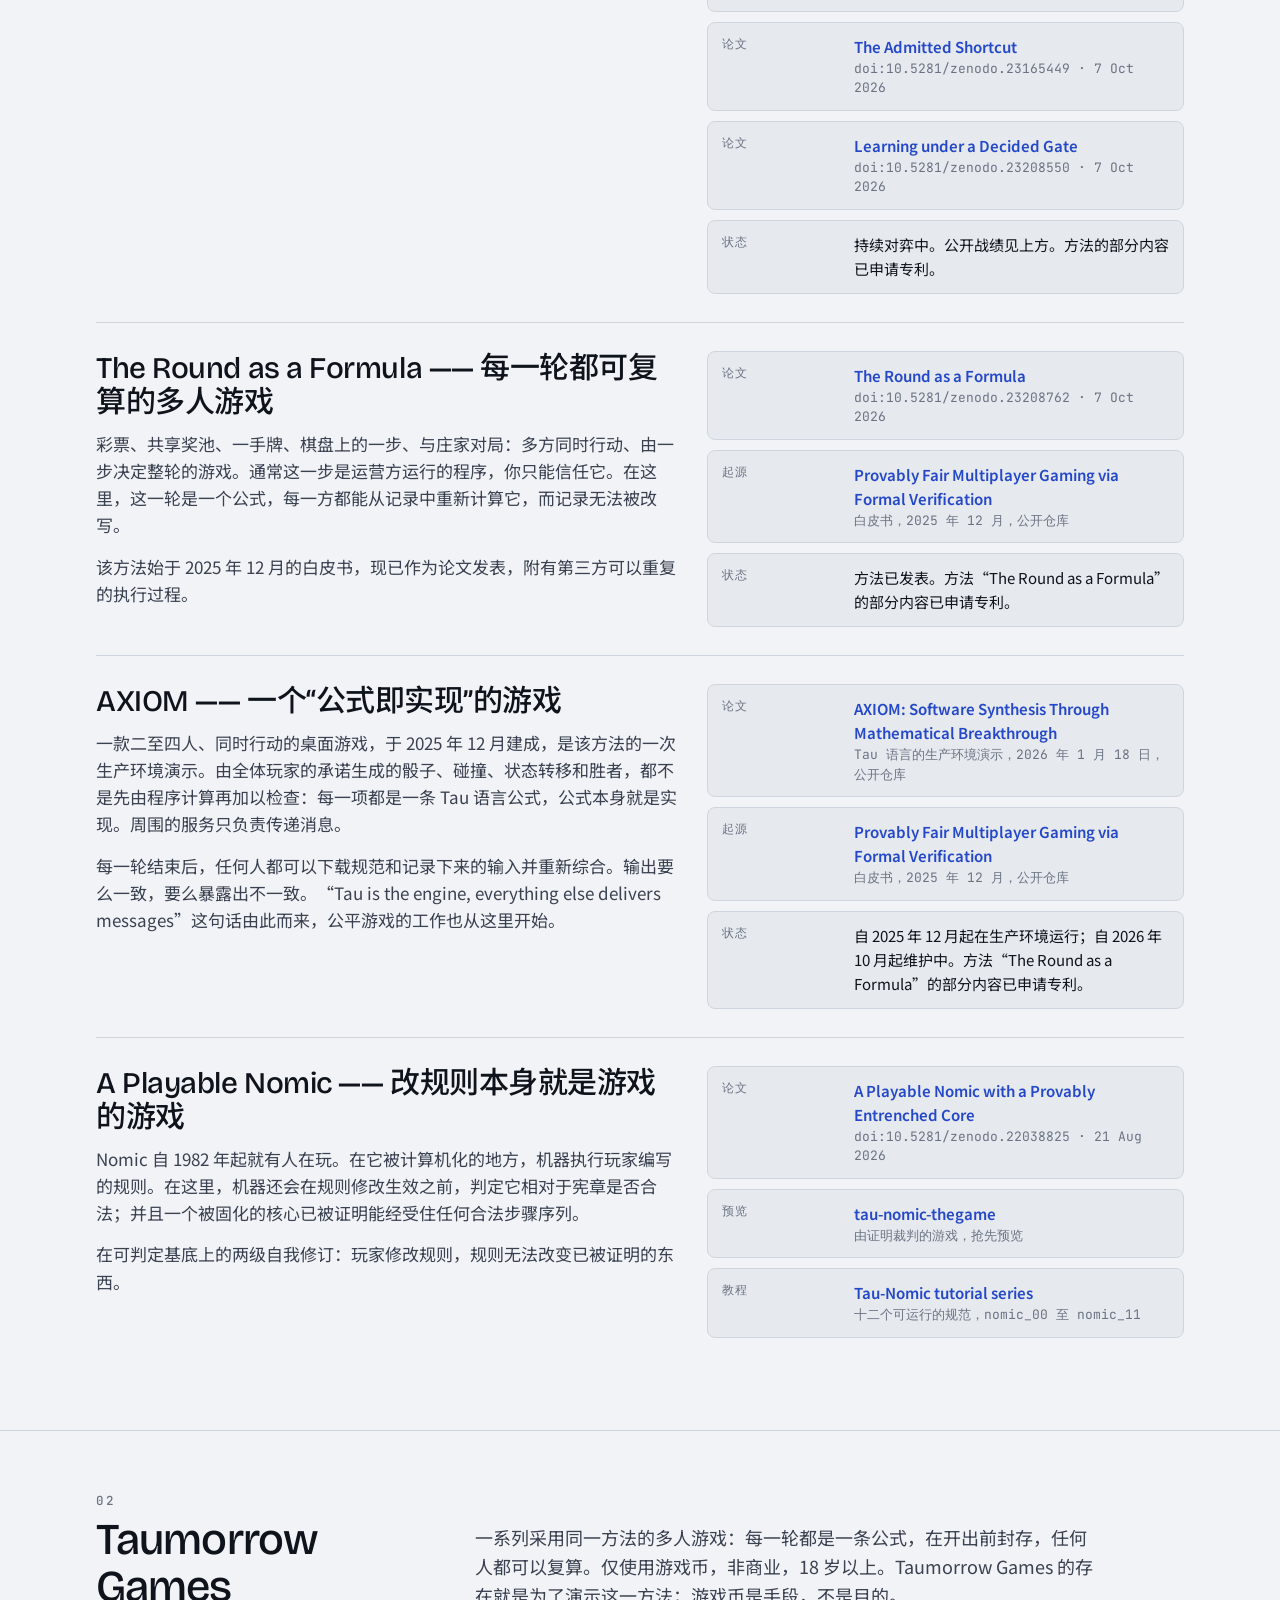
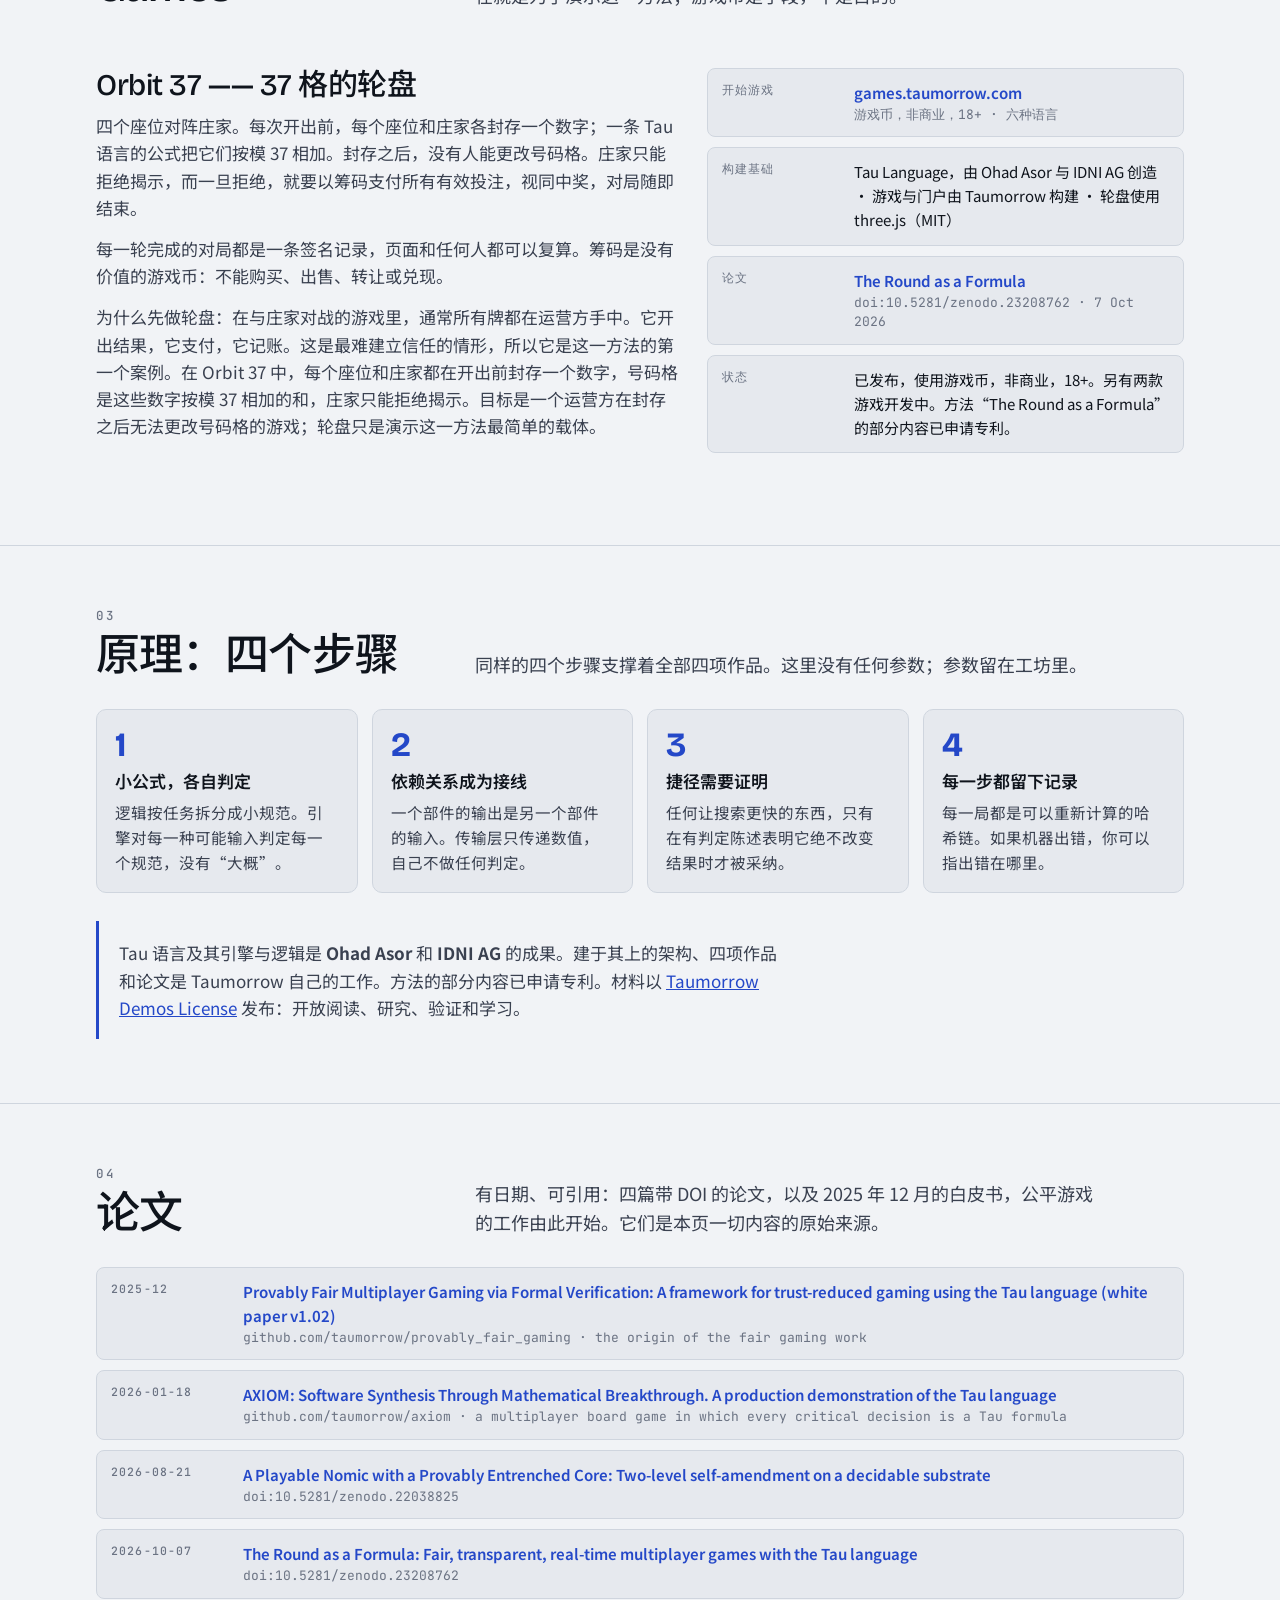
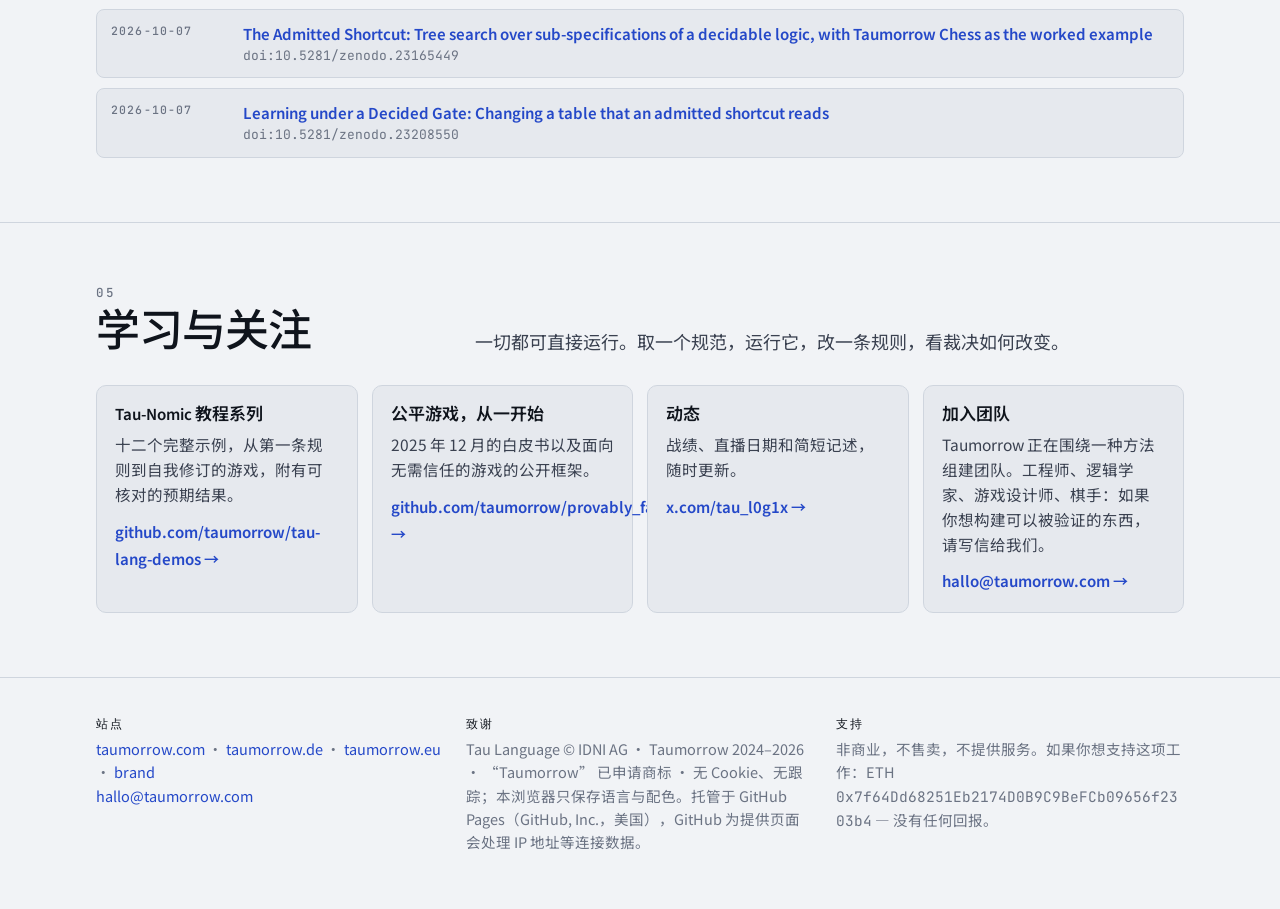
<file: zh/index.html>
<!doctype html>
<html lang="zh-Hans">
<head>
<meta charset="utf-8">
<meta name="viewport" content="width=device-width, initial-scale=1">
<title>Taumorrow Chess、每一轮都可复算的游戏、可玩的 Nomic</title>
<meta name="description" content="基于 Tau 语言的国际象棋引擎，不会虚张声势（对 Claude Sonnet 5.5 取得 9 : 1），每一轮都可由任何人复算的多人游戏，以及可玩的 Nomic。论文均有 DOI，自 2024 年起公开。">
<link rel="canonical" href="https://taumorrow.com/zh/">
<link rel="alternate" hreflang="en" href="https://taumorrow.com/">
<link rel="alternate" hreflang="de" href="https://taumorrow.com/de/">
<link rel="alternate" hreflang="es" href="https://taumorrow.com/es/">
<link rel="alternate" hreflang="zh-Hans" href="https://taumorrow.com/zh/">
<link rel="alternate" hreflang="ru" href="https://taumorrow.com/ru/">
<link rel="alternate" hreflang="fr" href="https://taumorrow.com/fr/">
<link rel="alternate" hreflang="x-default" href="https://taumorrow.com/">
<meta name="color-scheme" content="light dark">
<meta name="theme-color" media="(prefers-color-scheme: light)" content="#f1f3f6">
<meta name="theme-color" media="(prefers-color-scheme: dark)" content="#0d1117">
<meta property="og:type" content="website">
<meta property="og:site_name" content="Taumorrow">
<meta property="og:url" content="https://taumorrow.com/zh/">
<meta property="og:title" content="Taumorrow Chess、每一轮都可复算的游戏、可玩的 Nomic">
<meta property="og:description" content="基于 Tau 语言的国际象棋引擎，不会虚张声势（对 Claude Sonnet 5.5 取得 9 : 1），每一轮都可由任何人复算的多人游戏，以及可玩的 Nomic。论文均有 DOI，自 2024 年起公开。">
<meta property="og:image" content="https://taumorrow.com/og.png">
<meta property="og:image:width" content="1200">
<meta property="og:image:height" content="630">
<meta property="og:image:alt" content="Taumorrow — Decided, not guessed.">
<meta property="og:locale" content="zh_CN">
<meta name="twitter:card" content="summary_large_image">
<meta name="twitter:site" content="@tau_l0g1x">
<meta name="twitter:title" content="Taumorrow Chess、每一轮都可复算的游戏、可玩的 Nomic">
<meta name="twitter:description" content="基于 Tau 语言的国际象棋引擎，不会虚张声势（对 Claude Sonnet 5.5 取得 9 : 1），每一轮都可由任何人复算的多人游戏，以及可玩的 Nomic。论文均有 DOI，自 2024 年起公开。">
<meta name="twitter:image" content="https://taumorrow.com/og.png">
<link rel="icon" href="/favicon.svg" type="image/svg+xml">
<link rel="icon" href="/favicon-32.png" sizes="32x32" type="image/png">
<link rel="apple-touch-icon" href="/apple-touch-icon.png">
<link rel="manifest" href="/manifest.webmanifest">
<script type="application/ld+json">{"@context":"https://schema.org","@graph":[{"@type":"Organization","@id":"https://taumorrow.com/#org","name":"Taumorrow","url":"https://taumorrow.com/","logo":"https://taumorrow.com/icon-512.png","email":"hallo@taumorrow.com","sameAs":["https://x.com/tau_l0g1x","https://github.com/taumorrow"]},{"@type":"WebSite","@id":"https://taumorrow.com/#site","url":"https://taumorrow.com/","name":"Taumorrow","publisher":{"@id":"https://taumorrow.com/#org"},"inLanguage":["en","de","es","zh-Hans","ru","fr"]},{"@type":"WebPage","url":"https://taumorrow.com/zh/","name":"Taumorrow Chess、每一轮都可复算的游戏、可玩的 Nomic","description":"基于 Tau 语言的国际象棋引擎，不会虚张声势（对 Claude Sonnet 5.5 取得 9 : 1），每一轮都可由任何人复算的多人游戏，以及可玩的 Nomic。论文均有 DOI，自 2024 年起公开。","inLanguage":"zh-Hans","isPartOf":{"@id":"https://taumorrow.com/#site"},"about":{"@id":"https://taumorrow.com/#org"}},{"@type":"ScholarlyArticle","name":"A Playable Nomic with a Provably Entrenched Core: Two-level self-amendment on a decidable substrate","identifier":"https://doi.org/10.5281/zenodo.22038825","url":"https://doi.org/10.5281/zenodo.22038825","datePublished":"2026-08-21","publisher":{"@type":"Organization","name":"Zenodo"}},{"@type":"ScholarlyArticle","name":"The Round as a Formula: Fair, transparent, real-time multiplayer games with the Tau language","identifier":"https://doi.org/10.5281/zenodo.23208762","url":"https://doi.org/10.5281/zenodo.23208762","datePublished":"2026-10-07","publisher":{"@type":"Organization","name":"Zenodo"}},{"@type":"ScholarlyArticle","name":"The Admitted Shortcut: Tree search over sub-specifications of a decidable logic, with Taumorrow Chess as the worked example","identifier":"https://doi.org/10.5281/zenodo.23165449","url":"https://doi.org/10.5281/zenodo.23165449","datePublished":"2026-10-07","publisher":{"@type":"Organization","name":"Zenodo"}},{"@type":"ScholarlyArticle","name":"Learning under a Decided Gate: Changing a table that an admitted shortcut reads","identifier":"https://doi.org/10.5281/zenodo.23208550","url":"https://doi.org/10.5281/zenodo.23208550","datePublished":"2026-10-07","publisher":{"@type":"Organization","name":"Zenodo"}}]}</script>
<script>try{const t=localStorage.getItem("taumorrow.theme");if(t==="dark"||t==="light")document.documentElement.dataset.theme=t;}catch(_){}</script>
<link rel="stylesheet" href="/fonts/fonts.css">
<style>
:root{
  --paper:#f1f3f6;--paper-2:#e6e9ee;--ink:#0f141c;--ink-2:#3a4150;--mute:#6b7383;--rule:#cfd5de;
  --cobalt:#2448c8;--cobalt-ink:#ffffff;--live:#b2651a;--chain:#9aa3b4;
  --sq:#dfe4ec;
}
@media (prefers-color-scheme: dark){:root:not([data-theme="light"]){
  --paper:#0d1117;--paper-2:#131923;--ink:#e9edf3;--ink-2:#c3cad6;--mute:#8a93a6;--rule:#273040;
  --cobalt:#6f8dff;--cobalt-ink:#0b1020;--live:#e39a4a;--chain:#4b5567;--sq:#161d2a;}}
:root[data-theme="dark"]{
  --paper:#0d1117;--paper-2:#131923;--ink:#e9edf3;--ink-2:#c3cad6;--mute:#8a93a6;--rule:#273040;
  --cobalt:#6f8dff;--cobalt-ink:#0b1020;--live:#e39a4a;--chain:#4b5567;--sq:#161d2a;}
*{box-sizing:border-box}
html{scroll-behavior:smooth}
html,body{overflow-x:hidden}
body{margin:0;background:var(--paper);color:var(--ink);font:400 clamp(15.5px,1.1vw + 11px,17px)/1.6 "Source Sans 3","Noto Sans SC",system-ui,sans-serif;-webkit-font-smoothing:antialiased}
:lang(zh) body,body:lang(zh){font-family:"Noto Sans SC","Source Sans 3",system-ui,sans-serif}
html:lang(th) body{font-family:"Noto Sans Thai","Source Sans 3",system-ui,sans-serif;line-height:1.75}
html:lang(th) h1,html:lang(th) h2,html:lang(th) h3,html:lang(th) .link .v,html:lang(th) .step .n{font-family:"Noto Sans Thai","Bricolage Grotesque",sans-serif;font-weight:700;letter-spacing:0}
html:lang(ru) h1,html:lang(ru) h2,html:lang(ru) h3,html:lang(ru) .link .v{font-family:"Bricolage Grotesque","Source Sans 3",system-ui,sans-serif;letter-spacing:-.01em}
a{color:var(--cobalt)}
a:focus-visible,button:focus-visible{outline:3px solid var(--cobalt);outline-offset:3px;border-radius:3px}
.wrap{max-width:1120px;margin:0 auto;padding:0 16px}
.mono{font-family:"JetBrains Mono",ui-monospace,monospace}
/* header */
header{position:sticky;top:0;z-index:5;background:color-mix(in srgb,var(--paper) 88%,transparent);backdrop-filter:blur(8px);border-bottom:1px solid var(--rule)}
header .wrap{display:flex;align-items:center;justify-content:space-between;gap:12px;min-height:60px;flex-wrap:wrap;padding-top:8px;padding-bottom:8px}
.brand{display:inline-flex;align-items:center;gap:10px;font:700 20px/1 "Bricolage Grotesque",sans-serif;letter-spacing:-.01em;color:var(--ink);text-decoration:none}
.brand .mark{flex:none}
.brand small{display:block;font:500 11px/1 "JetBrains Mono",monospace;color:var(--mute);letter-spacing:.14em;text-transform:uppercase;margin-top:5px}
nav{display:flex;gap:18px;align-items:center;flex-wrap:wrap}
nav a{color:var(--ink-2);text-decoration:none;font-size:15px}
nav a:hover{color:var(--ink)}
.lang{display:flex;gap:2px;border:1px solid var(--rule);border-radius:999px;padding:2px}
.lang button,.lang a{text-decoration:none;border:0;background:transparent;color:var(--mute);font:500 12.5px/1 "JetBrains Mono",monospace;padding:7px 9px;border-radius:999px;cursor:pointer}
.lang button[aria-pressed="true"],.lang a[aria-current="page"]{background:var(--ink);color:var(--paper)}
.theme{border:1px solid var(--rule);background:transparent;color:var(--ink);width:34px;height:34px;border-radius:50%;cursor:pointer;font-size:16px;line-height:1;display:inline-flex;align-items:center;justify-content:center}
.theme:hover{background:var(--paper-2)}
@media (max-width:720px){header .wrap{justify-content:flex-start}nav{width:100%;justify-content:space-between;gap:10px}nav a{font-size:14px}.lang button,.lang a{text-decoration:none;padding:7px 7px;font-size:12px}}
@media (max-width:420px){nav a{font-size:13px}.brand{font-size:18px}}
/* hero with board grid */
.hero{position:relative;padding:72px 0 48px;overflow:hidden;border-bottom:1px solid var(--rule)}
@media (max-width:720px){.hero{padding:44px 0 36px}.btns .btn{flex:1 1 100%;justify-content:center}.chain{margin-top:32px}}
.hero::before{content:"";position:absolute;inset:0;background-image:linear-gradient(var(--sq) 1px,transparent 1px),linear-gradient(90deg,var(--sq) 1px,transparent 1px);background-size:64px 64px;mask-image:linear-gradient(180deg,rgba(0,0,0,.9),transparent 85%);pointer-events:none}
.hero .wrap{position:relative}
.kicker{font:500 12.5px/1 "JetBrains Mono",monospace;letter-spacing:.14em;text-transform:uppercase;color:var(--mute);margin:0 0 22px}
h1{font:300 clamp(40px,7vw,86px)/.98 "Bricolage Grotesque","Noto Sans SC",sans-serif;letter-spacing:-.025em;margin:0 0 22px;max-width:14ch;text-wrap:balance}
h1 b{font-weight:700}
.sub{font-size:clamp(18px,2vw,21px);color:var(--ink-2);max-width:60ch;margin:0 0 30px}
.btns{display:flex;gap:12px;flex-wrap:wrap}
.btn{display:inline-flex;align-items:center;gap:8px;padding:13px 18px;border-radius:8px;text-decoration:none;font-weight:600;font-size:16px;border:1px solid transparent}
.btn.primary{background:var(--cobalt);color:var(--cobalt-ink)}
.btn.ghost{border-color:var(--rule);color:var(--ink)}
.dot{width:8px;height:8px;border-radius:50%;background:var(--live);box-shadow:0 0 0 0 var(--live);animation:pulse 2.4s infinite}
@keyframes pulse{0%{box-shadow:0 0 0 0 color-mix(in srgb,var(--live) 55%,transparent)}70%{box-shadow:0 0 0 9px transparent}100%{box-shadow:0 0 0 0 transparent}}
@media (prefers-reduced-motion:reduce){.dot{animation:none}html{scroll-behavior:auto}}
/* chain strip */
.chain{margin:48px 0 0;padding:18px 0 0;border-top:1px dashed var(--chain)}
.chain .row{display:grid;grid-template-columns:repeat(3,minmax(0,1fr));gap:28px}
.link:nth-child(3n)::after{display:none}
@media (max-width:900px){.chain .row{grid-template-columns:repeat(2,minmax(0,1fr));gap:14px}.link::after{display:none}}
@media (max-width:560px){.chain .row{grid-template-columns:1fr}}
.link{min-width:0;padding:14px 16px;border:1px solid var(--rule);background:var(--paper-2);border-radius:8px;position:relative;overflow-wrap:anywhere}
.link::after{content:"";position:absolute;right:-28px;top:50%;width:28px;height:1px;background:var(--chain)}
.link:last-child::after{display:none}
.link .k{font:500 11px/1 "JetBrains Mono",monospace;letter-spacing:.12em;text-transform:uppercase;color:var(--mute);margin:0 0 8px}
.link .v{font:700 clamp(20px,1.9vw,26px)/1.1 "Bricolage Grotesque","Noto Sans SC",sans-serif;letter-spacing:-.02em;margin:0 0 6px;font-variant-numeric:tabular-nums}
.link .d{font-size:14px;color:var(--ink-2);margin:0}
.link .h{font:400 11.5px/1.4 "JetBrains Mono",monospace;color:var(--mute);margin:8px 0 0;word-break:break-all}
/* sections */
section{padding:64px 0;border-bottom:1px solid var(--rule)}
@media (max-width:720px){section{padding:44px 0}}
.sec-head{display:grid;grid-template-columns:1fr 2fr;gap:24px;align-items:end;margin-bottom:30px}
@media (max-width:860px){.sec-head{grid-template-columns:1fr}}
.num{font:500 12.5px/1 "JetBrains Mono",monospace;letter-spacing:.14em;text-transform:uppercase;color:var(--mute);margin:0 0 10px}
h2{font:500 clamp(28px,3.6vw,44px)/1.05 "Bricolage Grotesque","Noto Sans SC",sans-serif;letter-spacing:-.02em;margin:0}
.lead{color:var(--ink-2);font-size:18px;margin:0;max-width:62ch}
/* chapters */
.chapter{display:grid;grid-template-columns:1.1fr .9fr;gap:28px;padding:28px 0;border-top:1px solid var(--rule)}
.chapter:first-of-type{border-top:0}
@media (max-width:860px){.chapter{grid-template-columns:1fr}}
.chapter h3{font:500 clamp(22px,2.4vw,30px)/1.15 "Bricolage Grotesque","Noto Sans SC",sans-serif;letter-spacing:-.015em;margin:0 0 10px}
.chapter p{margin:0 0 14px;color:var(--ink-2)}
.facts{list-style:none;margin:0;padding:0;display:grid;gap:10px}
.facts li{display:grid;grid-template-columns:120px 1fr;gap:12px;padding:12px 14px;border:1px solid var(--rule);border-radius:8px;background:var(--paper-2)}
@media (max-width:560px){.facts li{grid-template-columns:1fr;gap:4px}}
.facts .v a{overflow-wrap:anywhere}
.facts .k{font:500 11.5px/1.5 "JetBrains Mono",monospace;letter-spacing:.1em;text-transform:uppercase;color:var(--mute)}
.facts .v{font-size:15px}
.facts a{text-decoration:none;font-weight:600}
.facts .doi{font:400 13px/1.5 "JetBrains Mono",monospace;color:var(--mute);display:block}
/* how */
.steps{display:grid;grid-template-columns:repeat(auto-fit,minmax(240px,1fr));gap:14px}
.step{padding:18px;border:1px solid var(--rule);border-radius:10px;background:var(--paper-2)}
.step .n{font:700 34px/1 "Bricolage Grotesque",sans-serif;color:var(--cobalt);margin:0 0 10px;letter-spacing:-.03em}
.step h4{margin:0 0 6px;font:600 17px/1.3 "Source Sans 3","Noto Sans SC",sans-serif}
.step p{margin:0;color:var(--ink-2);font-size:15.5px}
.credit{margin:28px 0 0;padding:18px 20px;border-left:3px solid var(--cobalt);color:var(--ink-2);max-width:78ch}
/* learn */
.cards{display:grid;grid-template-columns:repeat(auto-fit,minmax(260px,1fr));gap:14px}
.card{padding:18px;border:1px solid var(--rule);border-radius:10px;background:var(--paper-2)}
.card h4{margin:0 0 6px;font:600 17px/1.3 "Source Sans 3","Noto Sans SC",sans-serif}
.card p{margin:0 0 10px;color:var(--ink-2);font-size:15.5px}
.card a{text-decoration:none;font-weight:600;font-size:15px}
/* footer */
footer{padding:40px 0 56px;color:var(--mute);font-size:14.5px}
footer .cols{display:grid;grid-template-columns:repeat(auto-fit,minmax(220px,1fr));gap:22px;overflow-wrap:anywhere}
footer h5{margin:0 0 8px;font:500 11.5px/1 "JetBrains Mono",monospace;letter-spacing:.14em;text-transform:uppercase;color:var(--ink)}
footer a{text-decoration:none}
.todo{border:1px dashed var(--chain);border-radius:8px;padding:10px 12px;font-size:13.5px}
.sr{position:absolute;left:-9999px}
#net{position:fixed;inset:0;z-index:-1;width:100%;height:100%;pointer-events:none;opacity:.9}
main,header,footer{position:relative}
.hero::before{display:none}
</style>
</head>
<body>
<canvas id="net" aria-hidden="true"></canvas>
<header><div class="wrap">
  <a class="brand" href="#top"><svg class="mark" viewBox="0 0 64 64" width="30" height="30" aria-hidden="true" focusable="false"><rect width="64" height="64" rx="14" fill="var(--cobalt)"/><path d="M13 15H51V24H36.5V36A4.5 4.5 0 0 0 41 40.5H47V49.5H41A13.5 13.5 0 0 1 27.5 36V24H13Z" fill="var(--paper)"/></svg><span>Taumorrow<small>可以验证的逻辑</small></span></a>
  <nav aria-label="Sections">
    <a href="#works">作品</a><a href="#games">游戏</a><a href="#how">原理</a><a href="#papers">论文</a><a href="#learn">学习</a>
    <div class="lang" role="group" aria-label="Language"><a href="/" hreflang="en" lang="en">EN</a><a href="/de/" hreflang="de" lang="de">DE</a><a href="/es/" hreflang="es" lang="es">ES</a><a href="/zh/" hreflang="zh-Hans" lang="zh-Hans" aria-current="page">中文</a><a href="/ru/" hreflang="ru" lang="ru">RU</a><a href="/fr/" hreflang="fr" lang="fr">FR</a></div>
    <button class="theme" id="theme" type="button" aria-label="Toggle colour scheme" title="Light / dark"><span aria-hidden="true">◐</span></button>
  </nav>
</div></header>

<main id="top">
<section class="hero"><div class="wrap">
  <p class="kicker">基于 Tau 语言构建 · 德国 · 自 2024 年 10 月公开</p>
  <h1>是判定，<br>不是<b>猜测。</b></h1>
  <p class="sub">Taumorrow 构建的系统，每一步都是任何人都可以验证的证明：一个不会虚张声势的国际象棋引擎、每一轮都可由任何人复算的多人游戏，以及一个任何规则修改都无法破坏其核心的规则游戏。</p>
  <div class="btns">
    <a class="btn primary" href="https://chess.taumorrow.com/"><span class="dot" aria-hidden="true"></span><span>观看国际象棋引擎</span></a>
    <a class="btn ghost" href="#works">四项作品</a>
  </div>
  <div class="chain" aria-label="Record">
    <div class="row">
      <div class="link"><p class="k">首演 · 2026 年 10 月 4 日</p><p class="v">19 : 0</p><p class="d">对阵 Claude Haiku 4.5，第 1–20 局，其中一局中止，19 胜均因三次回答被拒，公开</p></div>
      <div class="link"><p class="k">首演 · 2026 年 10 月 4 日</p><p class="v">10 : 0</p><p class="d">对阵 Claude Haiku 4.5（Thinking），第 21–30 局，4 胜为将死，6 胜因三次回答被拒，公开</p></div>
      <div class="link"><p class="k">2026 年 10 月 18 日</p><p class="v">9 : 1</p><p class="d">对阵 Claude Sonnet 5.5（Thinking），10 局，公开</p></div>
      <div class="link"><p class="k">2026 年 11 月 1 日 · 直播</p><p class="v">12:00 UTC</p><p class="d">对阵 Claude Opus 5.5，20 局：先 10 局对 effort medium，再 10 局对 high，直播于 <a href="https://chess.taumorrow.com/">chess.taumorrow.com</a></p></div>
      <div class="link"><p class="k">被拒绝的回答</p><p class="v">201 : 0</p><p class="d">语言模型对阵 Taumorrow Chess，全部 40 局公开对局</p></div>
      <div class="link"><p class="k">每一步</p><p class="v">一条记录</p><p class="d">哈希链接，任何人都可重新计算</p></div>
      <div class="link"><p class="k">训练数据</p><p class="v">仅限自己的对局</p><p class="d">与语言模型的对局只是度量，从不是教材</p></div>
    </div>
  </div>
</div></section>

<section id="works"><div class="wrap">
  <div class="sec-head"><div><p class="num">01</p><h2>四项作品，一种方法</h2></div><p class="lead">每一项都是不同的游戏，却基于同一个思想：把规则写成机器可以判定的公式，让机器对每一种情况做出判定，并保留任何人都能重新计算的记录。</p></div>

  <article class="chapter">
    <div><h3>Taumorrow Chess —— 不会虚张声势的国际象棋引擎</h3>
      <p>这个引擎的每一步都由逻辑判定，而不是由网络估计。让搜索更快的捷径，只有在有判定证明表明它们绝不改变结果时才被采纳。它公开地与前沿语言模型实时对弈，并在思考时展示自己对局面的判断。</p>
      <p>它所学的一切都来自自己的对局，并经过在任何改动被接受之前就已判定的闸门。与语言模型的对局是实力的度量，从不是训练材料。</p></div>
    <ul class="facts">
      <li><span class="k">直播</span><span class="v"><a href="https://chess.taumorrow.com/">chess.taumorrow.com</a></span></li>
      <li><span class="k">对局记录</span><span class="v"><a href="https://github.com/taumorrow/taumorrow-chess-records">github.com/taumorrow/taumorrow-chess-records</a><span class="doi">全部 40 局，模型的每一条回答，PGN/JSON，verify.py · CC BY 4.0</span></span></li>
      <li><span class="k">构建基础</span><span class="v">Tau Language，由 Ohad Asor 与 IDNI AG 创造 · 国际象棋引擎、架构与记录由 Taumorrow 完成</span></li>
      <li><span class="k">论文</span><span class="v"><a href="https://doi.org/10.5281/zenodo.23165449">The Admitted Shortcut</a><span class="doi">doi:10.5281/zenodo.23165449 · 7 Oct 2026</span></span></li>
      <li><span class="k">论文</span><span class="v"><a href="https://doi.org/10.5281/zenodo.23208550">Learning under a Decided Gate</a><span class="doi">doi:10.5281/zenodo.23208550 · 7 Oct 2026</span></span></li>
      <li><span class="k">状态</span><span class="v">持续对弈中。公开战绩见上方。方法的部分内容已申请专利。</span></li>
    </ul>
  </article>

  <article class="chapter">
    <div><h3>The Round as a Formula —— 每一轮都可复算的多人游戏</h3>
      <p>彩票、共享奖池、一手牌、棋盘上的一步、与庄家对局：多方同时行动、由一步决定整轮的游戏。通常这一步是运营方运行的程序，你只能信任它。在这里，这一轮是一个公式，每一方都能从记录中重新计算它，而记录无法被改写。</p>
      <p>该方法始于 2025 年 12 月的白皮书，现已作为论文发表，附有第三方可以重复的执行过程。</p></div>
    <ul class="facts">
      <li><span class="k">论文</span><span class="v"><a href="https://doi.org/10.5281/zenodo.23208762">The Round as a Formula</a><span class="doi">doi:10.5281/zenodo.23208762 · 7 Oct 2026</span></span></li>
      <li><span class="k">起源</span><span class="v"><a href="https://github.com/taumorrow/provably_fair_gaming">Provably Fair Multiplayer Gaming via Formal Verification</a><span class="doi">白皮书，2025 年 12 月，公开仓库</span></span></li>
      <li><span class="k">状态</span><span class="v">方法已发表。方法“The Round as a Formula”的部分内容已申请专利。</span></li>
    </ul>
  </article>

  <article class="chapter">
    <div><h3>AXIOM —— 一个“公式即实现”的游戏</h3>
      <p>一款二至四人、同时行动的桌面游戏，于 2025 年 12 月建成，是该方法的一次生产环境演示。由全体玩家的承诺生成的骰子、碰撞、状态转移和胜者，都不是先由程序计算再加以检查：每一项都是一条 Tau 语言公式，公式本身就是实现。周围的服务只负责传递消息。</p>
      <p>每一轮结束后，任何人都可以下载规范和记录下来的输入并重新综合。输出要么一致，要么暴露出不一致。“Tau is the engine, everything else delivers messages”这句话由此而来，公平游戏的工作也从这里开始。</p></div>
    <ul class="facts">
      <li><span class="k">论文</span><span class="v"><a href="https://github.com/taumorrow/axiom/blob/master/AXIOM.md">AXIOM: Software Synthesis Through Mathematical Breakthrough</a><span class="doi">Tau 语言的生产环境演示，2026 年 1 月 18 日，公开仓库</span></span></li>
      <li><span class="k">起源</span><span class="v"><a href="https://github.com/taumorrow/provably_fair_gaming">Provably Fair Multiplayer Gaming via Formal Verification</a><span class="doi">白皮书，2025 年 12 月，公开仓库</span></span></li>
      <li><span class="k">状态</span><span class="v">自 2025 年 12 月起在生产环境运行；自 2026 年 10 月起维护中。方法“The Round as a Formula”的部分内容已申请专利。</span></li>
    </ul>
  </article>

  <article class="chapter">
    <div><h3>A Playable Nomic —— 改规则本身就是游戏的游戏</h3>
      <p>Nomic 自 1982 年起就有人在玩。在它被计算机化的地方，机器执行玩家编写的规则。在这里，机器还会在规则修改生效之前，判定它相对于宪章是否合法；并且一个被固化的核心已被证明能经受住任何合法步骤序列。</p>
      <p>在可判定基底上的两级自我修订：玩家修改规则，规则无法改变已被证明的东西。</p></div>
    <ul class="facts">
      <li><span class="k">论文</span><span class="v"><a href="https://doi.org/10.5281/zenodo.22038825">A Playable Nomic with a Provably Entrenched Core</a><span class="doi">doi:10.5281/zenodo.22038825 · 21 Aug 2026</span></span></li>
      <li><span class="k">预览</span><span class="v"><a href="https://github.com/taumorrow/tau-nomic-thegame">tau-nomic-thegame</a><span class="doi">由证明裁判的游戏，抢先预览</span></span></li>
      <li><span class="k">教程</span><span class="v"><a href="https://github.com/taumorrow/tau-lang-demos">Tau-Nomic tutorial series</a><span class="doi">十二个可运行的规范，nomic_00 至 nomic_11</span></span></li>
    </ul>
  </article>
</div></section>

<section id="games"><div class="wrap">
  <div class="sec-head"><div><p class="num">02</p><h2>Taumorrow Games</h2></div><p class="lead">一系列采用同一方法的多人游戏：每一轮都是一条公式，在开出前封存，任何人都可以复算。仅使用游戏币，非商业，18 岁以上。Taumorrow Games 的存在就是为了演示这一方法；游戏币是手段，不是目的。</p></div>

  <article class="chapter">
    <div><h3>Orbit 37 —— 37 格的轮盘</h3>
      <p>四个座位对阵庄家。每次开出前，每个座位和庄家各封存一个数字；一条 Tau 语言的公式把它们按模 37 相加。封存之后，没有人能更改号码格。庄家只能拒绝揭示，而一旦拒绝，就要以筹码支付所有有效投注，视同中奖，对局随即结束。</p>
      <p>每一轮完成的对局都是一条签名记录，页面和任何人都可以复算。筹码是没有价值的游戏币：不能购买、出售、转让或兑现。</p>
      <p>为什么先做轮盘：在与庄家对战的游戏里，通常所有牌都在运营方手中。它开出结果，它支付，它记账。这是最难建立信任的情形，所以它是这一方法的第一个案例。在 Orbit 37 中，每个座位和庄家都在开出前封存一个数字，号码格是这些数字按模 37 相加的和，庄家只能拒绝揭示。目标是一个运营方在封存之后无法更改号码格的游戏；轮盘只是演示这一方法最简单的载体。</p></div>
    <ul class="facts">
      <li><span class="k">开始游戏</span><span class="v"><a href="https://games.taumorrow.com/">games.taumorrow.com</a><span class="doi">游戏币，非商业，18+ · 六种语言</span></span></li>
      <li><span class="k">构建基础</span><span class="v">Tau Language，由 Ohad Asor 与 IDNI AG 创造 · 游戏与门户由 Taumorrow 构建 · 轮盘使用 three.js（MIT）</span></li>
      <li><span class="k">论文</span><span class="v"><a href="https://doi.org/10.5281/zenodo.23208762">The Round as a Formula</a><span class="doi">doi:10.5281/zenodo.23208762 · 7 Oct 2026</span></span></li>
      <li><span class="k">状态</span><span class="v">已发布，使用游戏币，非商业，18+。另有两款游戏开发中。方法“The Round as a Formula”的部分内容已申请专利。</span></li>
    </ul>
  </article>
</div></section>

<section id="how"><div class="wrap">
  <div class="sec-head"><div><p class="num">03</p><h2>原理：四个步骤</h2></div><p class="lead">同样的四个步骤支撑着全部四项作品。这里没有任何参数；参数留在工坊里。</p></div>
  <div class="steps">
    <div class="step"><p class="n">1</p><h4>小公式，各自判定</h4><p>逻辑按任务拆分成小规范。引擎对每一种可能输入判定每一个规范，没有“大概”。</p></div>
    <div class="step"><p class="n">2</p><h4>依赖关系成为接线</h4><p>一个部件的输出是另一个部件的输入。传输层只传递数值，自己不做任何判定。</p></div>
    <div class="step"><p class="n">3</p><h4>捷径需要证明</h4><p>任何让搜索更快的东西，只有在有判定陈述表明它绝不改变结果时才被采纳。</p></div>
    <div class="step"><p class="n">4</p><h4>每一步都留下记录</h4><p>每一局都是可以重新计算的哈希链。如果机器出错，你可以指出错在哪里。</p></div>
  </div>
  <p class="credit">Tau 语言及其引擎与逻辑是 <b>Ohad Asor</b> 和 <b>IDNI AG</b> 的成果。建于其上的架构、四项作品和论文是 Taumorrow 自己的工作。方法的部分内容已申请专利。材料以 <a href="https://github.com/taumorrow/tau-lang-demos/blob/main/LICENSE">Taumorrow Demos License</a> 发布：开放阅读、研究、验证和学习。</p>
</div></section>

<section id="papers"><div class="wrap">
  <div class="sec-head"><div><p class="num">04</p><h2>论文</h2></div><p class="lead">有日期、可引用：四篇带 DOI 的论文，以及 2025 年 12 月的白皮书，公平游戏的工作由此开始。它们是本页一切内容的原始来源。</p></div>
  <ul class="facts">
    <li><span class="k mono">2025-12</span><span class="v"><a href="https://github.com/taumorrow/provably_fair_gaming/blob/master/PROVABLY_FAIR_GAMING_WHITEPAPER.MD">Provably Fair Multiplayer Gaming via Formal Verification: A framework for trust-reduced gaming using the Tau language (white paper v1.02)</a><span class="doi">github.com/taumorrow/provably_fair_gaming · the origin of the fair gaming work</span></span></li>
    <li><span class="k mono">2026-01-18</span><span class="v"><a href="https://github.com/taumorrow/axiom/blob/master/AXIOM.md">AXIOM: Software Synthesis Through Mathematical Breakthrough. A production demonstration of the Tau language</a><span class="doi">github.com/taumorrow/axiom · a multiplayer board game in which every critical decision is a Tau formula</span></span></li>
    <li><span class="k mono">2026-08-21</span><span class="v"><a href="https://doi.org/10.5281/zenodo.22038825">A Playable Nomic with a Provably Entrenched Core: Two-level self-amendment on a decidable substrate</a><span class="doi">doi:10.5281/zenodo.22038825</span></span></li>
    <li><span class="k mono">2026-10-07</span><span class="v"><a href="https://doi.org/10.5281/zenodo.23208762">The Round as a Formula: Fair, transparent, real-time multiplayer games with the Tau language</a><span class="doi">doi:10.5281/zenodo.23208762</span></span></li>
    <li><span class="k mono">2026-10-07</span><span class="v"><a href="https://doi.org/10.5281/zenodo.23165449">The Admitted Shortcut: Tree search over sub-specifications of a decidable logic, with Taumorrow Chess as the worked example</a><span class="doi">doi:10.5281/zenodo.23165449</span></span></li>
    <li><span class="k mono">2026-10-07</span><span class="v"><a href="https://doi.org/10.5281/zenodo.23208550">Learning under a Decided Gate: Changing a table that an admitted shortcut reads</a><span class="doi">doi:10.5281/zenodo.23208550</span></span></li>
  </ul>
</div></section>

<section id="learn"><div class="wrap">
  <div class="sec-head"><div><p class="num">05</p><h2>学习与关注</h2></div><p class="lead">一切都可直接运行。取一个规范，运行它，改一条规则，看裁决如何改变。</p></div>
  <div class="cards">
    <div class="card"><h4>Tau-Nomic 教程系列</h4><p>十二个完整示例，从第一条规则到自我修订的游戏，附有可核对的预期结果。</p><a href="https://github.com/taumorrow/tau-lang-demos">github.com/taumorrow/tau-lang-demos →</a></div>
    <div class="card"><h4>公平游戏，从一开始</h4><p>2025 年 12 月的白皮书以及面向无需信任的游戏的公开框架。</p><a href="https://github.com/taumorrow/provably_fair_gaming">github.com/taumorrow/provably_fair_gaming →</a></div>
    <div class="card"><h4>动态</h4><p>战绩、直播日期和简短记述，随时更新。</p><a href="https://x.com/tau_l0g1x">x.com/tau_l0g1x →</a></div>
    <div class="card"><h4>加入团队</h4><p>Taumorrow 正在围绕一种方法组建团队。工程师、逻辑学家、游戏设计师、棋手：如果你想构建可以被验证的东西，请写信给我们。</p><a href="mailto:hallo@taumorrow.com">hallo@taumorrow.com →</a></div>
  </div>
</div></section>
</main>

<footer><div class="wrap">
  <div class="cols">
    <div><h5>站点</h5><a href="https://taumorrow.com">taumorrow.com</a> · <a href="https://taumorrow.de">taumorrow.de</a> · <a href="https://taumorrow.eu">taumorrow.eu</a> · <a href="/brand/">brand</a><br><a href="mailto:hallo@taumorrow.com">hallo@taumorrow.com</a></div>
    <div><h5>致谢</h5><span>Tau Language © IDNI AG · Taumorrow 2024–2026 · “Taumorrow” 已申请商标 · 无 Cookie、无跟踪；本浏览器只保存语言与配色。托管于 GitHub Pages（GitHub, Inc.，美国），GitHub 为提供页面会处理 IP 地址等连接数据。</span></div>
    <div><h5>支持</h5><span>非商业，不售卖，不提供服务。如果你想支持这项工作：ETH <code class="mono">0x7f64Dd68251Eb2174D0B9C9BeFCb09656f2303b4</code> — 没有任何回报。</span></div>
  </div>
</div></footer>


<script>
// Background: a wiring lattice. Nodes are small formulas, edges are dependencies, pulses are values travelling along the wiring.
(function(){
  const c=document.getElementById('net'); if(!c) return;
  const reduce=matchMedia('(prefers-reduced-motion: reduce)').matches;
  const ctx=c.getContext('2d'); let W=0,H=0,DPR=1,nodes=[],edges=[],pulses=[],raf=0,last=0;
  function css(v){return getComputedStyle(document.documentElement).getPropertyValue(v).trim();}
  function col(){return {ink:css('--ink'),cobalt:css('--cobalt'),chain:css('--chain'),live:css('--live')};}
  function resize(){
    DPR=Math.min(1.5,devicePixelRatio||1); W=innerWidth; H=innerHeight;
    c.width=W*DPR; c.height=H*DPR; c.style.width=W+'px'; c.style.height=H+'px'; ctx.setTransform(DPR,0,0,DPR,0,0);
    build();
  }
  function build(){
    const n=Math.round(Math.min(90,Math.max(36,(W*H)/22000)));
    nodes=[]; for(let i=0;i<n;i++) nodes.push({x:Math.random()*W,y:Math.random()*H,vx:(Math.random()-.5)*.08,vy:(Math.random()-.5)*.08,r:1.2+Math.random()*1.6});
    edges=[]; for(let i=0;i<n;i++){const d=[];for(let j=0;j<n;j++) if(i!==j) d.push([Math.hypot(nodes[i].x-nodes[j].x,nodes[i].y-nodes[j].y),j]); d.sort((a,b)=>a[0]-b[0]); for(let k=0;k<2;k++){const j=d[k][1]; if(!edges.some(e=>(e[0]===j&&e[1]===i))) edges.push([i,j]);}}
    pulses=[]; for(let k=0;k<Math.max(4,edges.length/9);k++) pulses.push({e:Math.floor(Math.random()*edges.length),t:Math.random(),s:.0005+Math.random()*.0008});
  }
  function draw(ts){
    const k=col(); const dt=Math.min(40,ts-last||16); last=ts;
    ctx.clearRect(0,0,W,H);
    if(!reduce){ for(const p of nodes){ p.x+=p.vx*dt; p.y+=p.vy*dt; if(p.x<-20)p.x=W+20; if(p.x>W+20)p.x=-20; if(p.y<-20)p.y=H+20; if(p.y>H+20)p.y=-20; } }
    ctx.lineWidth=1; ctx.strokeStyle=k.chain; ctx.globalAlpha=.28;
    ctx.beginPath(); for(const [i,j] of edges){ const a=nodes[i],b=nodes[j]; if(Math.hypot(a.x-b.x,a.y-b.y)>Math.min(W,H)*.45) continue; ctx.moveTo(a.x,a.y); ctx.lineTo(b.x,b.y);} ctx.stroke();
    ctx.globalAlpha=.55; ctx.fillStyle=k.chain; for(const p of nodes){ ctx.beginPath(); ctx.arc(p.x,p.y,p.r,0,6.283); ctx.fill(); }
    const dark=(document.documentElement.dataset.theme||(matchMedia('(prefers-color-scheme: dark)').matches?'dark':'light'))==='dark';
    ctx.globalAlpha=dark?.9:.5;
    for(const q of pulses){ const [i,j]=edges[q.e]; const a=nodes[i],b=nodes[j]; if(!reduce){ q.t+=q.s*dt; if(q.t>1){q.t=0;q.e=Math.floor(Math.random()*edges.length);} }
      const x=a.x+(b.x-a.x)*q.t, y=a.y+(b.y-a.y)*q.t; const r=dark?9:7; const g=ctx.createRadialGradient(x,y,0,x,y,r); g.addColorStop(0,k.cobalt); g.addColorStop(1,'rgba(0,0,0,0)'); ctx.fillStyle=g; ctx.beginPath(); ctx.arc(x,y,r,0,6.283); ctx.fill(); }
    ctx.globalAlpha=1;
    if(!reduce && !document.hidden) raf=requestAnimationFrame(draw);
  }
  addEventListener('resize',()=>{cancelAnimationFrame(raf);resize();raf=requestAnimationFrame(draw);});
  document.addEventListener('visibilitychange',()=>{ if(!document.hidden && !reduce){cancelAnimationFrame(raf);raf=requestAnimationFrame(draw);} });
  resize(); raf=requestAnimationFrame(draw);
  // colour scheme toggle: system → explicit light/dark, remembered in this browser
  const root=document.documentElement, btn=document.getElementById('theme');
  function cur(){return root.dataset.theme||(matchMedia('(prefers-color-scheme: dark)').matches?'dark':'light');}
  function setTheme(t){root.dataset.theme=t;try{localStorage.setItem('taumorrow.theme',t);}catch(_){}}
  try{const t=localStorage.getItem('taumorrow.theme'); if(t==="dark"||t==="light") root.dataset.theme=t;}catch(_){}
  if(btn) btn.addEventListener('click',()=>setTheme(cur()==='dark'?'light':'dark'));
})();
</script>
<script>document.querySelectorAll(".lang a").forEach(function(a){a.addEventListener("click",function(){try{localStorage.setItem("taumorrow.lang",a.getAttribute("lang").slice(0,2));}catch(_){}});});</script>
</body>
</html>
</file>
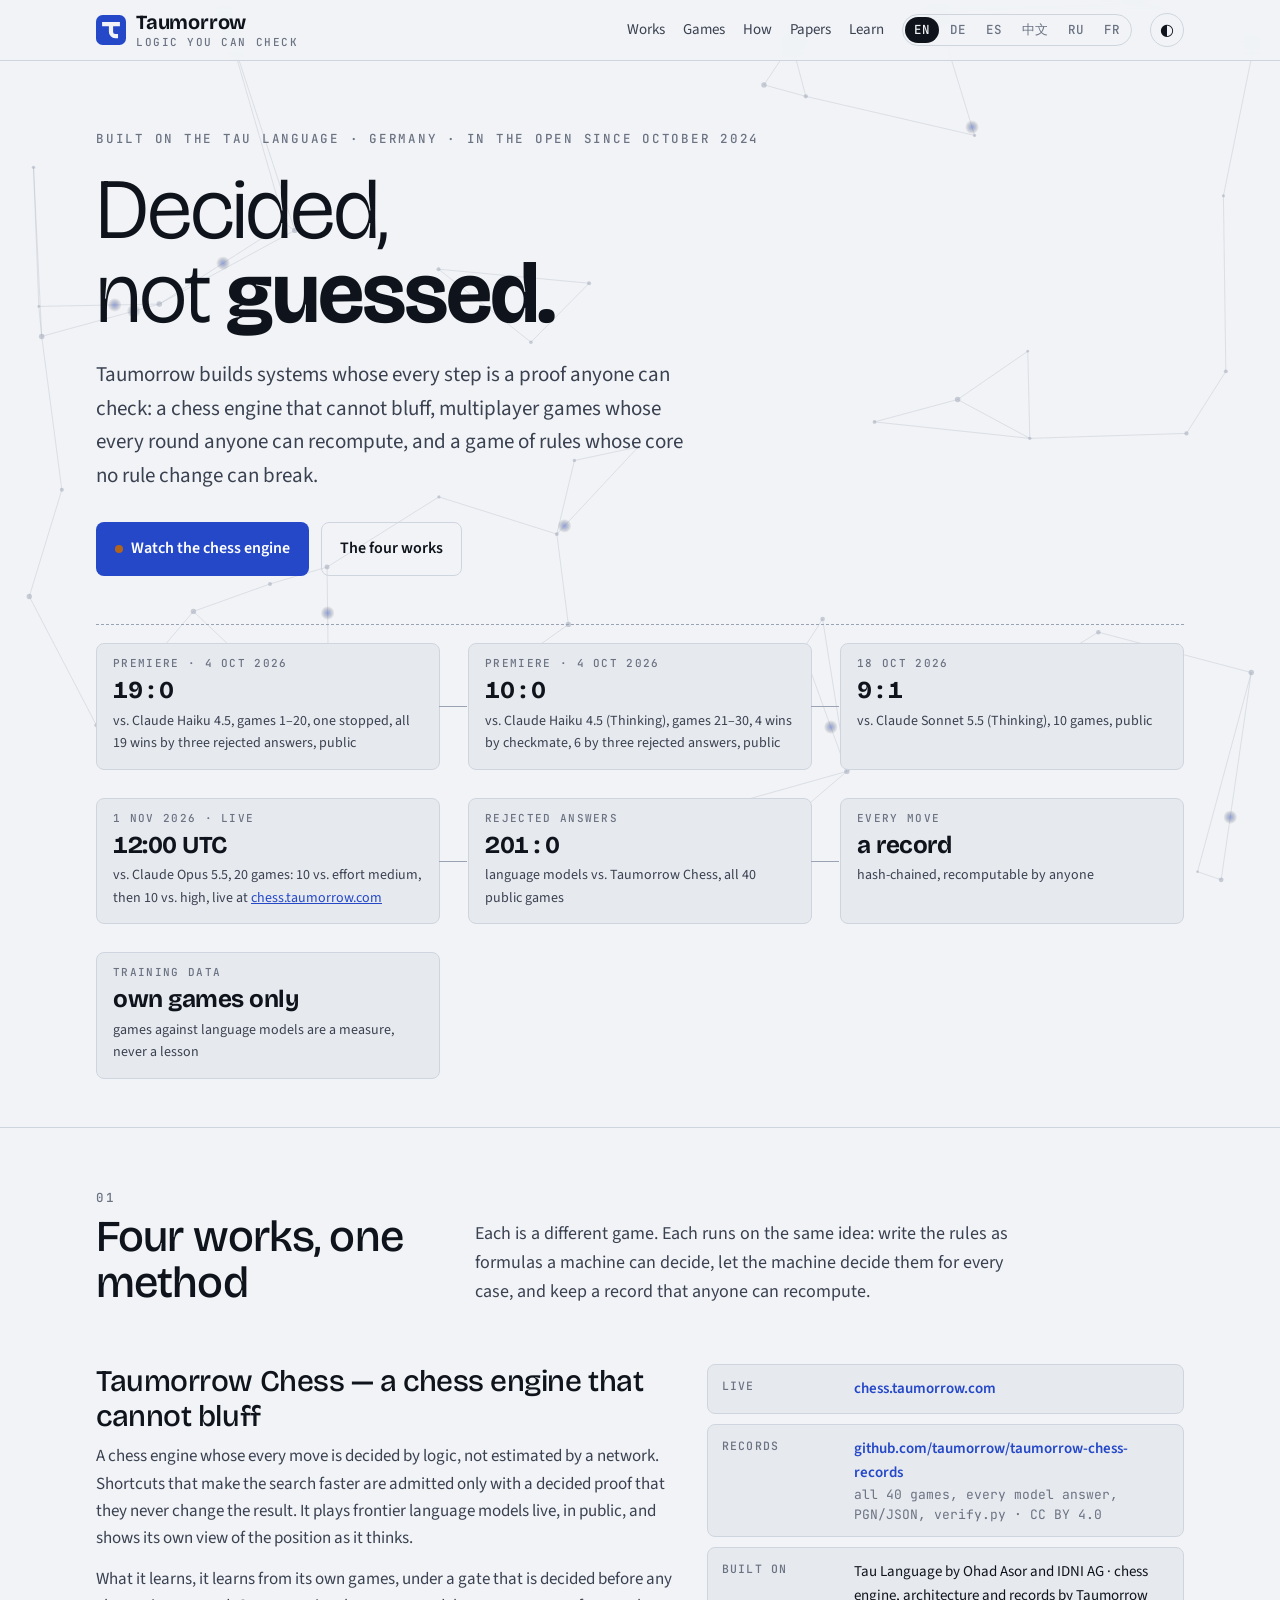
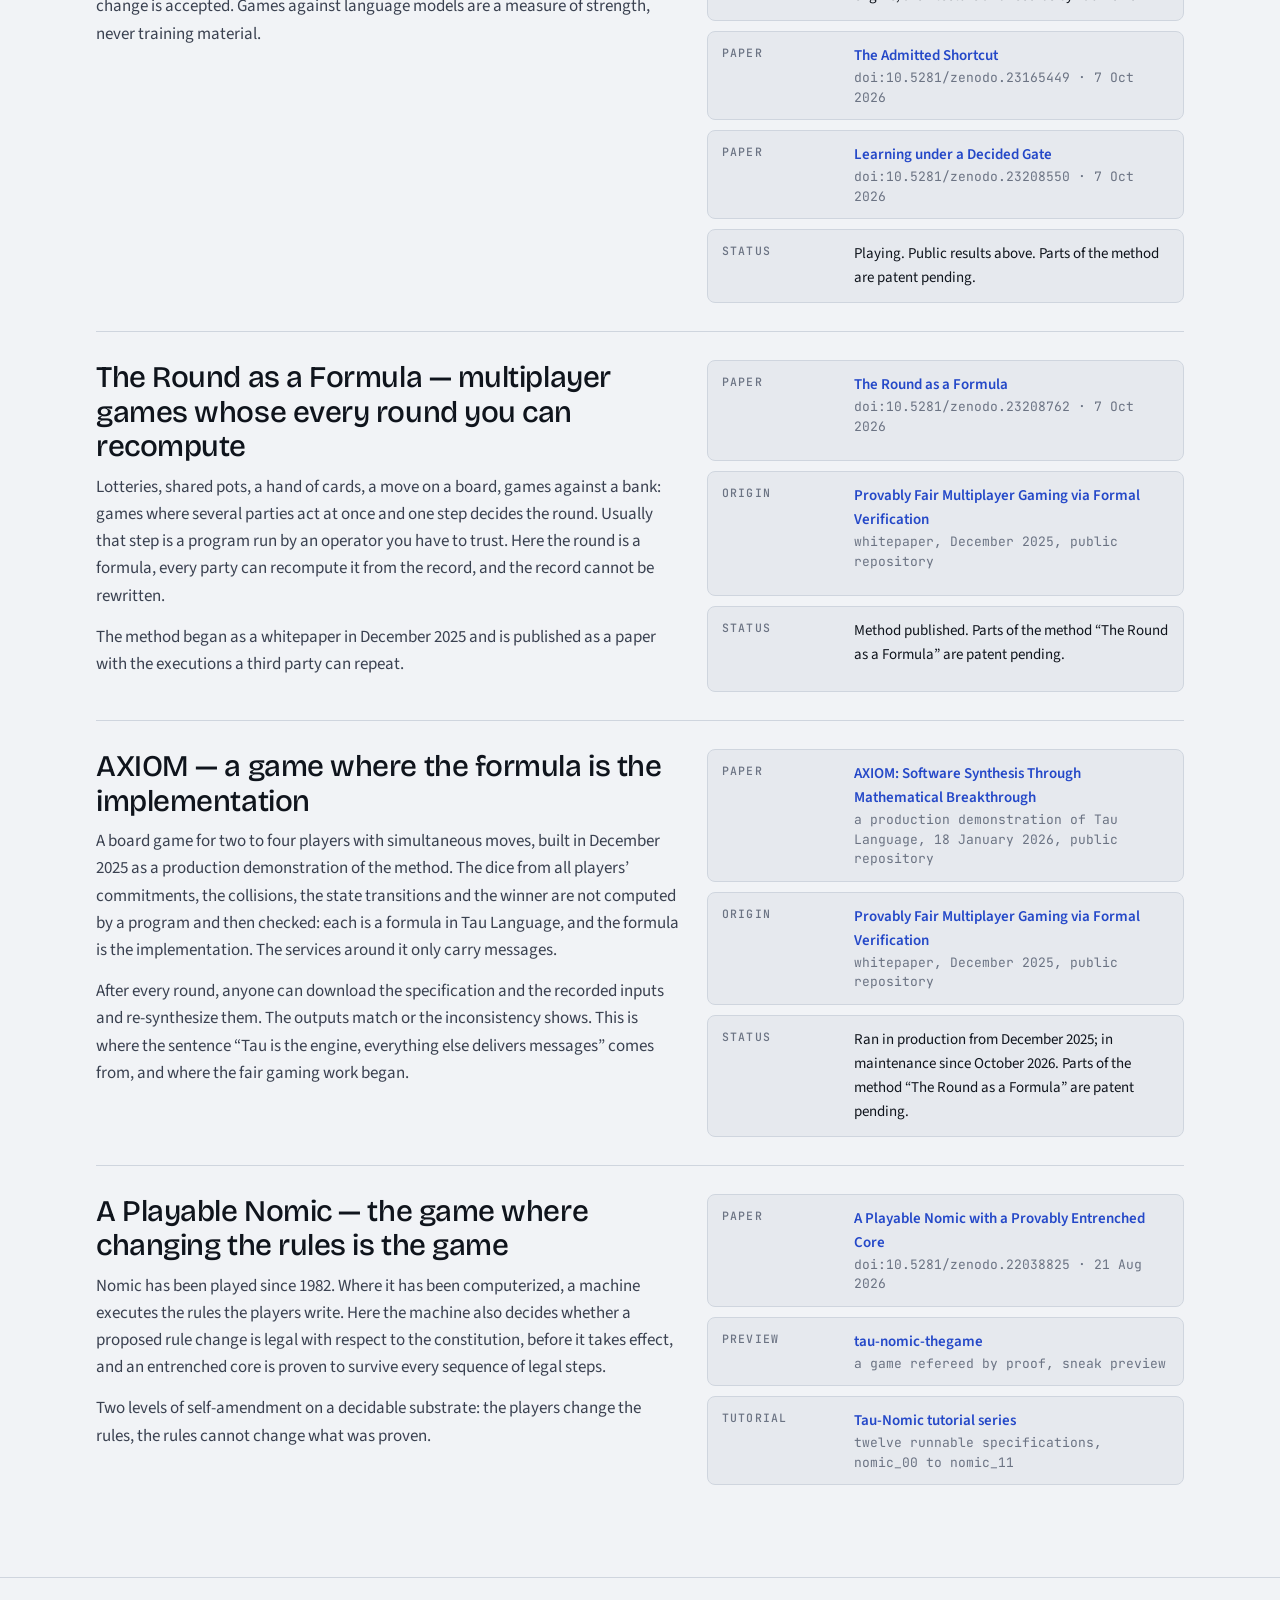
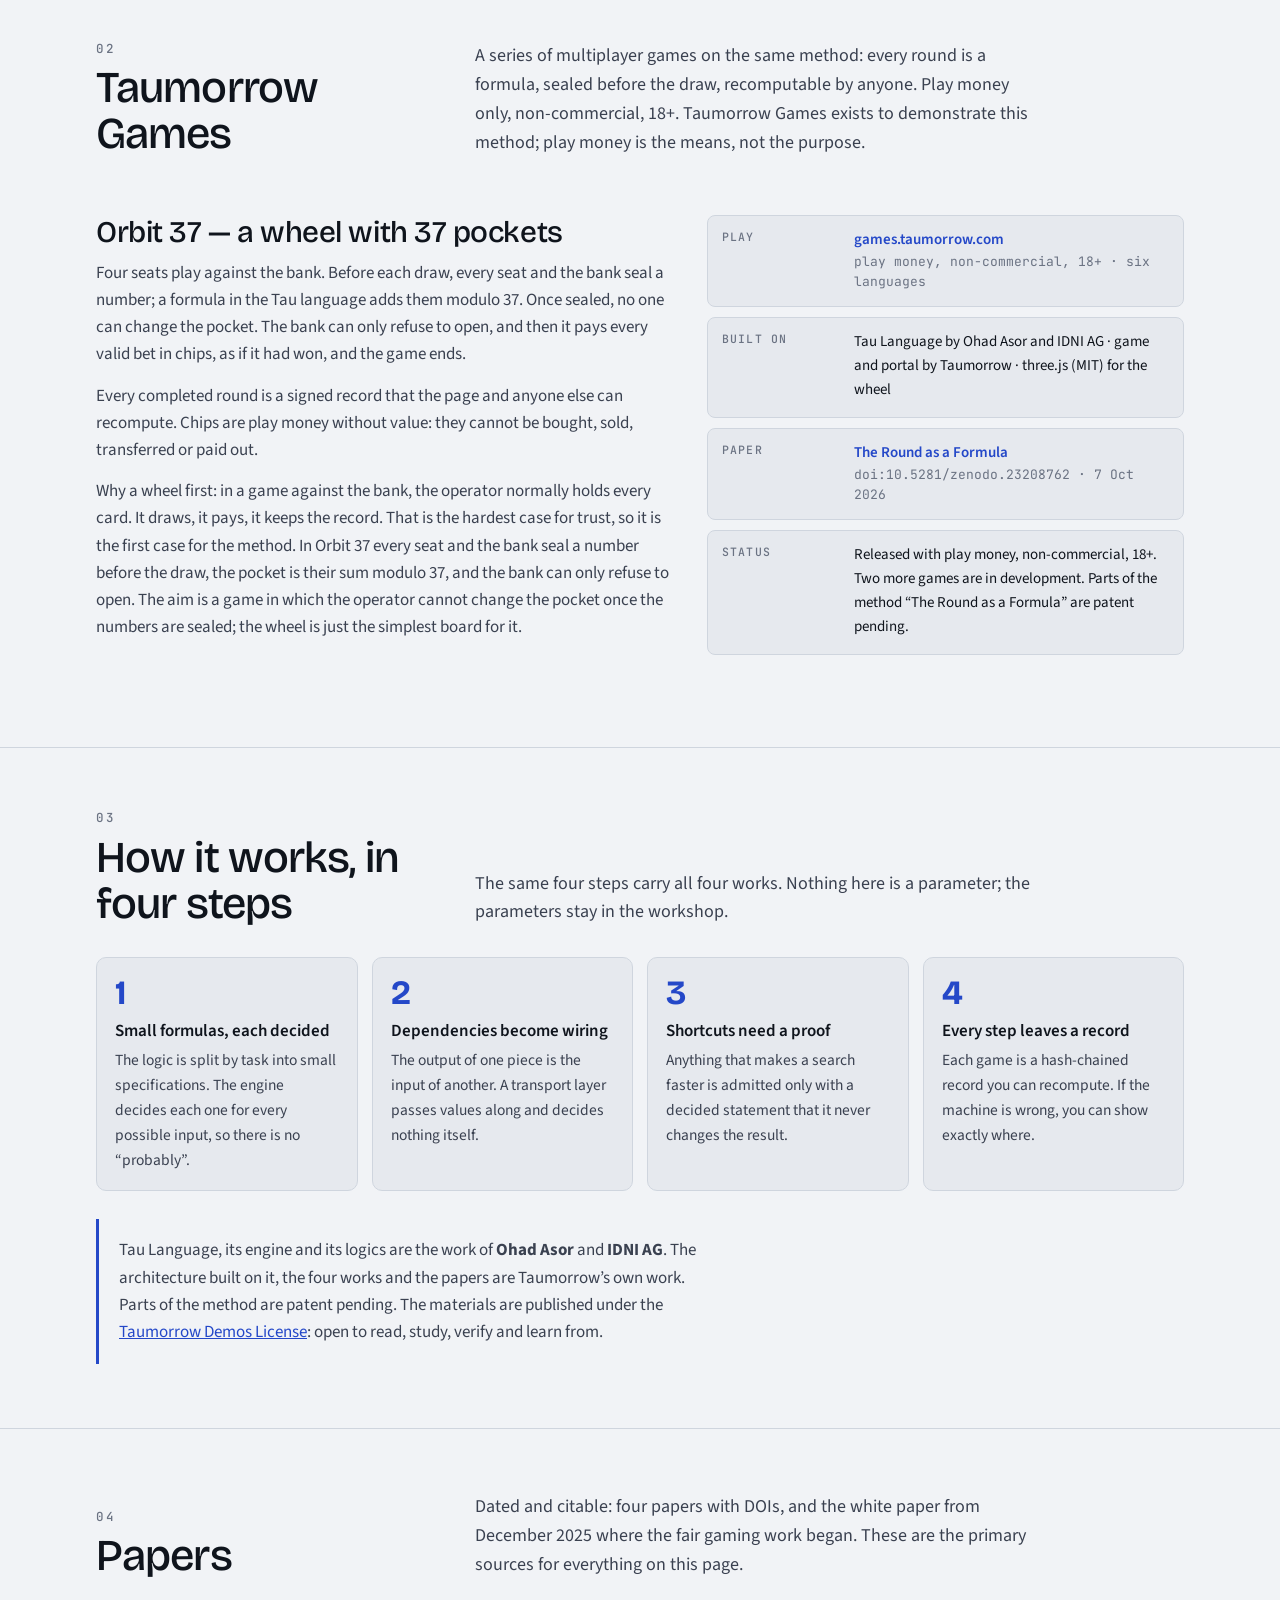
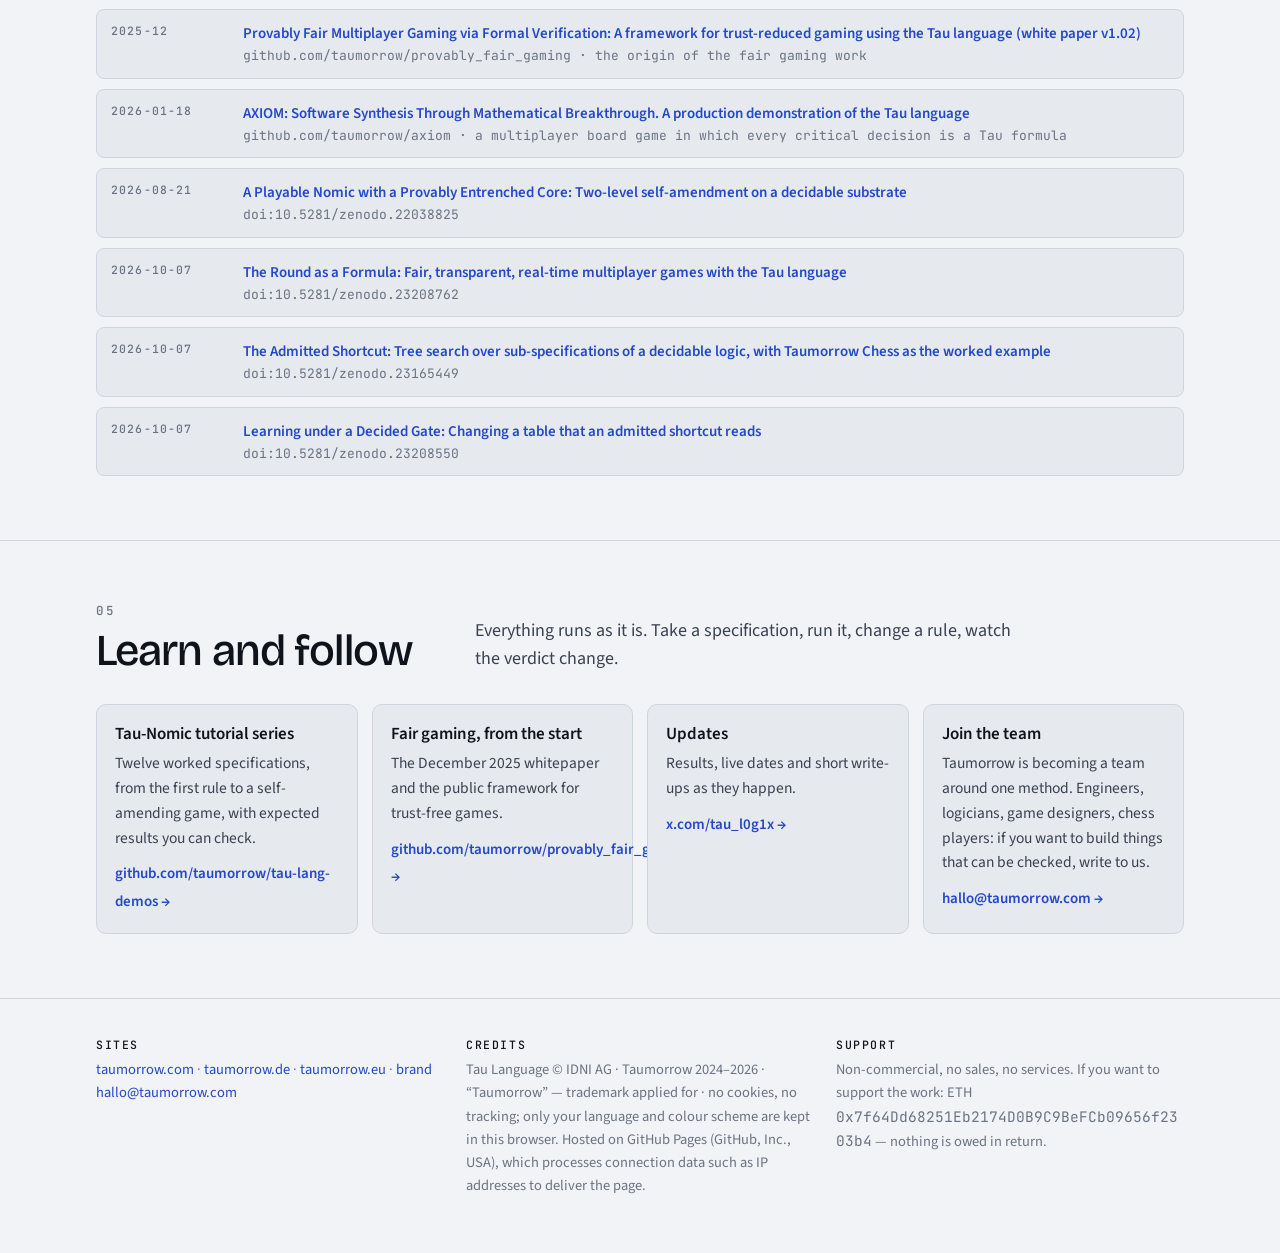
<file: src/index.src.html>
<!doctype html>
<html lang="en">
<head>
<meta charset="utf-8">
<meta name="viewport" content="width=device-width, initial-scale=1">
<title>Taumorrow</title>
<meta name="description" content="Logic you can check: a chess engine that cannot bluff, multiplayer games whose every round you can recompute, and a playable Nomic with an entrenched core, built on the Tau language.">
<script>try{const t=localStorage.getItem("taumorrow.theme");if(t==="dark"||t==="light")document.documentElement.dataset.theme=t;}catch(_){}</script>
<link rel="stylesheet" href="/fonts/fonts.css">
<style>
:root{
  --paper:#f1f3f6;--paper-2:#e6e9ee;--ink:#0f141c;--ink-2:#3a4150;--mute:#6b7383;--rule:#cfd5de;
  --cobalt:#2448c8;--cobalt-ink:#ffffff;--live:#b2651a;--chain:#9aa3b4;
  --sq:#dfe4ec;
}
@media (prefers-color-scheme: dark){:root:not([data-theme="light"]){
  --paper:#0d1117;--paper-2:#131923;--ink:#e9edf3;--ink-2:#c3cad6;--mute:#8a93a6;--rule:#273040;
  --cobalt:#6f8dff;--cobalt-ink:#0b1020;--live:#e39a4a;--chain:#4b5567;--sq:#161d2a;}}
:root[data-theme="dark"]{
  --paper:#0d1117;--paper-2:#131923;--ink:#e9edf3;--ink-2:#c3cad6;--mute:#8a93a6;--rule:#273040;
  --cobalt:#6f8dff;--cobalt-ink:#0b1020;--live:#e39a4a;--chain:#4b5567;--sq:#161d2a;}
*{box-sizing:border-box}
html{scroll-behavior:smooth}
html,body{overflow-x:hidden}
body{margin:0;background:var(--paper);color:var(--ink);font:400 clamp(15.5px,1.1vw + 11px,17px)/1.6 "Source Sans 3","Noto Sans SC",system-ui,sans-serif;-webkit-font-smoothing:antialiased}
:lang(zh) body,body:lang(zh){font-family:"Noto Sans SC","Source Sans 3",system-ui,sans-serif}
html:lang(th) body{font-family:"Noto Sans Thai","Source Sans 3",system-ui,sans-serif;line-height:1.75}
html:lang(th) h1,html:lang(th) h2,html:lang(th) h3,html:lang(th) .link .v,html:lang(th) .step .n{font-family:"Noto Sans Thai","Bricolage Grotesque",sans-serif;font-weight:700;letter-spacing:0}
html:lang(ru) h1,html:lang(ru) h2,html:lang(ru) h3,html:lang(ru) .link .v{font-family:"Bricolage Grotesque","Source Sans 3",system-ui,sans-serif;letter-spacing:-.01em}
a{color:var(--cobalt)}
a:focus-visible,button:focus-visible{outline:3px solid var(--cobalt);outline-offset:3px;border-radius:3px}
.wrap{max-width:1120px;margin:0 auto;padding:0 16px}
.mono{font-family:"JetBrains Mono",ui-monospace,monospace}
/* header */
header{position:sticky;top:0;z-index:5;background:color-mix(in srgb,var(--paper) 88%,transparent);backdrop-filter:blur(8px);border-bottom:1px solid var(--rule)}
header .wrap{display:flex;align-items:center;justify-content:space-between;gap:12px;min-height:60px;flex-wrap:wrap;padding-top:8px;padding-bottom:8px}
.brand{display:inline-flex;align-items:center;gap:10px;font:700 20px/1 "Bricolage Grotesque",sans-serif;letter-spacing:-.01em;color:var(--ink);text-decoration:none}
.brand .mark{flex:none}
.brand small{display:block;font:500 11px/1 "JetBrains Mono",monospace;color:var(--mute);letter-spacing:.14em;text-transform:uppercase;margin-top:5px}
nav{display:flex;gap:18px;align-items:center;flex-wrap:wrap}
nav a{color:var(--ink-2);text-decoration:none;font-size:15px}
nav a:hover{color:var(--ink)}
.lang{display:flex;gap:2px;border:1px solid var(--rule);border-radius:999px;padding:2px}
.lang button{border:0;background:transparent;color:var(--mute);font:500 12.5px/1 "JetBrains Mono",monospace;padding:7px 9px;border-radius:999px;cursor:pointer}
.lang button[aria-pressed="true"]{background:var(--ink);color:var(--paper)}
.theme{border:1px solid var(--rule);background:transparent;color:var(--ink);width:34px;height:34px;border-radius:50%;cursor:pointer;font-size:16px;line-height:1;display:inline-flex;align-items:center;justify-content:center}
.theme:hover{background:var(--paper-2)}
@media (max-width:720px){header .wrap{justify-content:flex-start}nav{width:100%;justify-content:space-between;gap:10px}nav a{font-size:14px}.lang button{padding:7px 7px;font-size:12px}}
@media (max-width:420px){nav a{font-size:13px}.brand{font-size:18px}}
/* hero with board grid */
.hero{position:relative;padding:72px 0 48px;overflow:hidden;border-bottom:1px solid var(--rule)}
@media (max-width:720px){.hero{padding:44px 0 36px}.btns .btn{flex:1 1 100%;justify-content:center}.chain{margin-top:32px}}
.hero::before{content:"";position:absolute;inset:0;background-image:linear-gradient(var(--sq) 1px,transparent 1px),linear-gradient(90deg,var(--sq) 1px,transparent 1px);background-size:64px 64px;mask-image:linear-gradient(180deg,rgba(0,0,0,.9),transparent 85%);pointer-events:none}
.hero .wrap{position:relative}
.kicker{font:500 12.5px/1 "JetBrains Mono",monospace;letter-spacing:.14em;text-transform:uppercase;color:var(--mute);margin:0 0 22px}
h1{font:300 clamp(40px,7vw,86px)/.98 "Bricolage Grotesque","Noto Sans SC",sans-serif;letter-spacing:-.025em;margin:0 0 22px;max-width:14ch;text-wrap:balance}
h1 b{font-weight:700}
.sub{font-size:clamp(18px,2vw,21px);color:var(--ink-2);max-width:60ch;margin:0 0 30px}
.btns{display:flex;gap:12px;flex-wrap:wrap}
.btn{display:inline-flex;align-items:center;gap:8px;padding:13px 18px;border-radius:8px;text-decoration:none;font-weight:600;font-size:16px;border:1px solid transparent}
.btn.primary{background:var(--cobalt);color:var(--cobalt-ink)}
.btn.ghost{border-color:var(--rule);color:var(--ink)}
.dot{width:8px;height:8px;border-radius:50%;background:var(--live);box-shadow:0 0 0 0 var(--live);animation:pulse 2.4s infinite}
@keyframes pulse{0%{box-shadow:0 0 0 0 color-mix(in srgb,var(--live) 55%,transparent)}70%{box-shadow:0 0 0 9px transparent}100%{box-shadow:0 0 0 0 transparent}}
@media (prefers-reduced-motion:reduce){.dot{animation:none}html{scroll-behavior:auto}}
/* chain strip */
.chain{margin:48px 0 0;padding:18px 0 0;border-top:1px dashed var(--chain)}
.chain .row{display:grid;grid-template-columns:repeat(3,minmax(0,1fr));gap:28px}
.link:nth-child(3n)::after{display:none}
@media (max-width:900px){.chain .row{grid-template-columns:repeat(2,minmax(0,1fr));gap:14px}.link::after{display:none}}
@media (max-width:560px){.chain .row{grid-template-columns:1fr}}
.link{min-width:0;padding:14px 16px;border:1px solid var(--rule);background:var(--paper-2);border-radius:8px;position:relative;overflow-wrap:anywhere}
.link::after{content:"";position:absolute;right:-28px;top:50%;width:28px;height:1px;background:var(--chain)}
.link:last-child::after{display:none}
.link .k{font:500 11px/1 "JetBrains Mono",monospace;letter-spacing:.12em;text-transform:uppercase;color:var(--mute);margin:0 0 8px}
.link .v{font:700 clamp(20px,1.9vw,26px)/1.1 "Bricolage Grotesque","Noto Sans SC",sans-serif;letter-spacing:-.02em;margin:0 0 6px;font-variant-numeric:tabular-nums}
.link .d{font-size:14px;color:var(--ink-2);margin:0}
.link .h{font:400 11.5px/1.4 "JetBrains Mono",monospace;color:var(--mute);margin:8px 0 0;word-break:break-all}
/* sections */
section{padding:64px 0;border-bottom:1px solid var(--rule)}
@media (max-width:720px){section{padding:44px 0}}
.sec-head{display:grid;grid-template-columns:1fr 2fr;gap:24px;align-items:end;margin-bottom:30px}
@media (max-width:860px){.sec-head{grid-template-columns:1fr}}
.num{font:500 12.5px/1 "JetBrains Mono",monospace;letter-spacing:.14em;text-transform:uppercase;color:var(--mute);margin:0 0 10px}
h2{font:500 clamp(28px,3.6vw,44px)/1.05 "Bricolage Grotesque","Noto Sans SC",sans-serif;letter-spacing:-.02em;margin:0}
.lead{color:var(--ink-2);font-size:18px;margin:0;max-width:62ch}
/* chapters */
.chapter{display:grid;grid-template-columns:1.1fr .9fr;gap:28px;padding:28px 0;border-top:1px solid var(--rule)}
.chapter:first-of-type{border-top:0}
@media (max-width:860px){.chapter{grid-template-columns:1fr}}
.chapter h3{font:500 clamp(22px,2.4vw,30px)/1.15 "Bricolage Grotesque","Noto Sans SC",sans-serif;letter-spacing:-.015em;margin:0 0 10px}
.chapter p{margin:0 0 14px;color:var(--ink-2)}
.facts{list-style:none;margin:0;padding:0;display:grid;gap:10px}
.facts li{display:grid;grid-template-columns:120px 1fr;gap:12px;padding:12px 14px;border:1px solid var(--rule);border-radius:8px;background:var(--paper-2)}
@media (max-width:560px){.facts li{grid-template-columns:1fr;gap:4px}}
.facts .v a{overflow-wrap:anywhere}
.facts .k{font:500 11.5px/1.5 "JetBrains Mono",monospace;letter-spacing:.1em;text-transform:uppercase;color:var(--mute)}
.facts .v{font-size:15px}
.facts a{text-decoration:none;font-weight:600}
.facts .doi{font:400 13px/1.5 "JetBrains Mono",monospace;color:var(--mute);display:block}
/* how */
.steps{display:grid;grid-template-columns:repeat(auto-fit,minmax(240px,1fr));gap:14px}
.step{padding:18px;border:1px solid var(--rule);border-radius:10px;background:var(--paper-2)}
.step .n{font:700 34px/1 "Bricolage Grotesque",sans-serif;color:var(--cobalt);margin:0 0 10px;letter-spacing:-.03em}
.step h4{margin:0 0 6px;font:600 17px/1.3 "Source Sans 3","Noto Sans SC",sans-serif}
.step p{margin:0;color:var(--ink-2);font-size:15.5px}
.credit{margin:28px 0 0;padding:18px 20px;border-left:3px solid var(--cobalt);color:var(--ink-2);max-width:78ch}
/* learn */
.cards{display:grid;grid-template-columns:repeat(auto-fit,minmax(260px,1fr));gap:14px}
.card{padding:18px;border:1px solid var(--rule);border-radius:10px;background:var(--paper-2)}
.card h4{margin:0 0 6px;font:600 17px/1.3 "Source Sans 3","Noto Sans SC",sans-serif}
.card p{margin:0 0 10px;color:var(--ink-2);font-size:15.5px}
.card a{text-decoration:none;font-weight:600;font-size:15px}
/* footer */
footer{padding:40px 0 56px;color:var(--mute);font-size:14.5px}
footer .cols{display:grid;grid-template-columns:repeat(auto-fit,minmax(220px,1fr));gap:22px;overflow-wrap:anywhere}
footer h5{margin:0 0 8px;font:500 11.5px/1 "JetBrains Mono",monospace;letter-spacing:.14em;text-transform:uppercase;color:var(--ink)}
footer a{text-decoration:none}
.todo{border:1px dashed var(--chain);border-radius:8px;padding:10px 12px;font-size:13.5px}
.sr{position:absolute;left:-9999px}
#net{position:fixed;inset:0;z-index:-1;width:100%;height:100%;pointer-events:none;opacity:.9}
main,header,footer{position:relative}
.hero::before{display:none}
</style>
</head>
<body>
<canvas id="net" aria-hidden="true"></canvas>
<header><div class="wrap">
  <a class="brand" href="#top"><svg class="mark" viewBox="0 0 64 64" width="30" height="30" aria-hidden="true" focusable="false"><rect width="64" height="64" rx="14" fill="var(--cobalt)"/><path d="M13 15H51V24H36.5V36A4.5 4.5 0 0 0 41 40.5H47V49.5H41A13.5 13.5 0 0 1 27.5 36V24H13Z" fill="var(--paper)"/></svg><span>Taumorrow<small data-i18n="brand.sub">Logic you can check</small></span></a>
  <nav aria-label="Sections">
    <a href="#works" data-i18n="nav.works">Works</a><a href="#games" data-i18n="nav.games">Games</a><a href="#how" data-i18n="nav.how">How</a><a href="#papers" data-i18n="nav.papers">Papers</a><a href="#learn" data-i18n="nav.learn">Learn</a>
    <div class="lang" role="group" aria-label="Language"><button data-lang="en" aria-pressed="true">EN</button><button data-lang="de">DE</button><button data-lang="es">ES</button><button data-lang="zh">中文</button><button data-lang="ru">RU</button><button data-lang="fr">FR</button></div>
    <button class="theme" id="theme" type="button" aria-label="Toggle colour scheme" title="Light / dark"><span aria-hidden="true">◐</span></button>
  </nav>
</div></header>

<main id="top">
<section class="hero"><div class="wrap">
  <p class="kicker" data-i18n="hero.kicker">Built on the Tau language · Germany · in the open since October 2024</p>
  <h1 data-i18n-html="hero.h1">Decided,<br>not <b>guessed.</b></h1>
  <p class="sub" data-i18n="hero.sub">Taumorrow builds systems whose every step is a proof anyone can check: a chess engine that cannot bluff, multiplayer games whose every round anyone can recompute, and a game of rules whose core no rule change can break.</p>
  <div class="btns">
    <a class="btn primary" href="https://chess.taumorrow.com/"><span class="dot" aria-hidden="true"></span><span data-i18n="hero.cta1">Watch the chess engine</span></a>
    <a class="btn ghost" href="#works" data-i18n="hero.cta2">The four works</a>
  </div>
  <div class="chain" aria-label="Record">
    <div class="row">
      <div class="link"><p class="k" data-i18n="chain.k1">Premiere · 4 Oct 2026</p><p class="v">19 : 0</p><p class="d" data-i18n="chain.d1">vs. Claude Haiku 4.5, games 1–20, one stopped, all 19 wins by three rejected answers, public</p></div>
      <div class="link"><p class="k" data-i18n="chain.k1b">Premiere · 4 Oct 2026</p><p class="v">10 : 0</p><p class="d" data-i18n="chain.d1b">vs. Claude Haiku 4.5 (Thinking), games 21–30, 4 wins by checkmate, 6 by three rejected answers, public</p></div>
      <div class="link"><p class="k" data-i18n="chain.k2">18 Oct 2026</p><p class="v">9 : 1</p><p class="d" data-i18n="chain.d2">vs. Claude Sonnet 5.5 (Thinking), 10 games, public</p></div>
      <div class="link"><p class="k" data-i18n="chain.k6">1 Nov 2026 · live</p><p class="v">12:00 UTC</p><p class="d" data-i18n-html="chain.d6">vs. Claude Opus 5.5, 20 games: 10 vs. effort medium, then 10 vs. high, live at <a href="https://chess.taumorrow.com/">chess.taumorrow.com</a></p></div>
      <div class="link"><p class="k" data-i18n="chain.k5">Rejected answers</p><p class="v">201 : 0</p><p class="d" data-i18n="chain.d5">language models vs. Taumorrow Chess, all 40 public games</p></div>
      <div class="link"><p class="k" data-i18n="chain.k3">Every move</p><p class="v" data-i18n="chain.v3">a record</p><p class="d" data-i18n="chain.d3">hash-chained, recomputable by anyone</p></div>
      <div class="link"><p class="k" data-i18n="chain.k4">Training data</p><p class="v" data-i18n="chain.v4">own games only</p><p class="d" data-i18n="chain.d4">games against language models are a measure, never a lesson</p></div>
    </div>
  </div>
</div></section>

<section id="works"><div class="wrap">
  <div class="sec-head"><div><p class="num">01</p><h2 data-i18n="works.h2">Four works, one method</h2></div><p class="lead" data-i18n="works.lead">Each is a different game. Each runs on the same idea: write the rules as formulas a machine can decide, let the machine decide them for every case, and keep a record that anyone can recompute.</p></div>

  <article class="chapter">
    <div><h3 data-i18n="w1.h3">Taumorrow Chess — a chess engine that cannot bluff</h3>
      <p data-i18n="w1.p1">A chess engine whose every move is decided by logic, not estimated by a network. Shortcuts that make the search faster are admitted only with a decided proof that they never change the result. It plays frontier language models live, in public, and shows its own view of the position as it thinks.</p>
      <p data-i18n="w1.p2">What it learns, it learns from its own games, under a gate that is decided before any change is accepted. Games against language models are a measure of strength, never training material.</p></div>
    <ul class="facts">
      <li><span class="k" data-i18n="f.live">Live</span><span class="v"><a href="https://chess.taumorrow.com/">chess.taumorrow.com</a></span></li>
      <li><span class="k" data-i18n="f.records">Records</span><span class="v"><a href="https://github.com/taumorrow/taumorrow-chess-records">github.com/taumorrow/taumorrow-chess-records</a><span class="doi" data-i18n="w1.records">all 40 games, every model answer, PGN/JSON, verify.py · CC BY 4.0</span></span></li>
      <li><span class="k" data-i18n="f.built">Built on</span><span class="v" data-i18n="w1.built">Tau Language by Ohad Asor and IDNI AG · chess engine, architecture and records by Taumorrow</span></li>
      <li><span class="k" data-i18n="f.paper">Paper</span><span class="v"><a href="https://doi.org/10.5281/zenodo.23165449">The Admitted Shortcut</a><span class="doi">doi:10.5281/zenodo.23165449 · 7 Oct 2026</span></span></li>
      <li><span class="k" data-i18n="f.paper">Paper</span><span class="v"><a href="https://doi.org/10.5281/zenodo.23208550">Learning under a Decided Gate</a><span class="doi">doi:10.5281/zenodo.23208550 · 7 Oct 2026</span></span></li>
      <li><span class="k" data-i18n="f.status">Status</span><span class="v" data-i18n="w1.status">Playing. Public results above. Parts of the method are patent pending.</span></li>
    </ul>
  </article>

  <article class="chapter">
    <div><h3 data-i18n="w2.h3">The Round as a Formula — multiplayer games whose every round you can recompute</h3>
      <p data-i18n="w2.p1">Lotteries, shared pots, a hand of cards, a move on a board, games against a bank: games where several parties act at once and one step decides the round. Usually that step is a program run by an operator you have to trust. Here the round is a formula, every party can recompute it from the record, and the record cannot be rewritten.</p>
      <p data-i18n="w2.p2">The method began as a whitepaper in December 2025 and is published as a paper with the executions a third party can repeat.</p></div>
    <ul class="facts">
      <li><span class="k" data-i18n="f.paper">Paper</span><span class="v"><a href="https://doi.org/10.5281/zenodo.23208762">The Round as a Formula</a><span class="doi">doi:10.5281/zenodo.23208762 · 7 Oct 2026</span></span></li>
      <li><span class="k" data-i18n="f.origin">Origin</span><span class="v"><a href="https://github.com/taumorrow/provably_fair_gaming">Provably Fair Multiplayer Gaming via Formal Verification</a><span class="doi" data-i18n="w2.origin">whitepaper, December 2025, public repository</span></span></li>
      <li><span class="k" data-i18n="f.status">Status</span><span class="v" data-i18n="w2.status">Method published. Parts of the method “The Round as a Formula” are patent pending.</span></li>
    </ul>
  </article>

  <article class="chapter">
    <div><h3 data-i18n="w4.h3">AXIOM — a game where the formula is the implementation</h3>
      <p data-i18n="w4.p1">A board game for two to four players with simultaneous moves, built in December 2025 as a production demonstration of the method. The dice from all players’ commitments, the collisions, the state transitions and the winner are not computed by a program and then checked: each is a formula in Tau Language, and the formula is the implementation. The services around it only carry messages.</p>
      <p data-i18n="w4.p2">After every round, anyone can download the specification and the recorded inputs and re-synthesize them. The outputs match or the inconsistency shows. This is where the sentence “Tau is the engine, everything else delivers messages” comes from, and where the fair gaming work began.</p></div>
    <ul class="facts">
      <li><span class="k" data-i18n="f.paper">Paper</span><span class="v"><a href="https://github.com/taumorrow/axiom/blob/master/AXIOM.md">AXIOM: Software Synthesis Through Mathematical Breakthrough</a><span class="doi" data-i18n="w4.paper">a production demonstration of Tau Language, 18 January 2026, public repository</span></span></li>
      <li><span class="k" data-i18n="f.origin">Origin</span><span class="v"><a href="https://github.com/taumorrow/provably_fair_gaming">Provably Fair Multiplayer Gaming via Formal Verification</a><span class="doi" data-i18n="w2.origin">whitepaper, December 2025, public repository</span></span></li>
      <li><span class="k" data-i18n="f.status">Status</span><span class="v" data-i18n="w4.status">Ran in production from December 2025; in maintenance since October 2026. Parts of the method “The Round as a Formula” are patent pending.</span></li>
    </ul>
  </article>

  <article class="chapter">
    <div><h3 data-i18n="w3.h3">A Playable Nomic — the game where changing the rules is the game</h3>
      <p data-i18n="w3.p1">Nomic has been played since 1982. Where it has been computerized, a machine executes the rules the players write. Here the machine also decides whether a proposed rule change is legal with respect to the constitution, before it takes effect, and an entrenched core is proven to survive every sequence of legal steps.</p>
      <p data-i18n="w3.p2">Two levels of self-amendment on a decidable substrate: the players change the rules, the rules cannot change what was proven.</p></div>
    <ul class="facts">
      <li><span class="k" data-i18n="f.paper">Paper</span><span class="v"><a href="https://doi.org/10.5281/zenodo.22038825">A Playable Nomic with a Provably Entrenched Core</a><span class="doi">doi:10.5281/zenodo.22038825 · 21 Aug 2026</span></span></li>
      <li><span class="k" data-i18n="f.code">Preview</span><span class="v"><a href="https://github.com/taumorrow/tau-nomic-thegame">tau-nomic-thegame</a><span class="doi" data-i18n="w3.code">a game refereed by proof, sneak preview</span></span></li>
      <li><span class="k" data-i18n="f.learn">Tutorial</span><span class="v"><a href="https://github.com/taumorrow/tau-lang-demos">Tau-Nomic tutorial series</a><span class="doi" data-i18n="w3.tut">twelve runnable specifications, nomic_00 to nomic_11</span></span></li>
    </ul>
  </article>
</div></section>

<section id="games"><div class="wrap">
  <div class="sec-head"><div><p class="num">02</p><h2 data-i18n="games.h2">Taumorrow Games</h2></div><p class="lead" data-i18n="games.lead">A series of multiplayer games on the same method: every round is a formula, sealed before the draw, recomputable by anyone. Play money only, non-commercial, 18+. Taumorrow Games exists to demonstrate this method; play money is the means, not the purpose.</p></div>

  <article class="chapter">
    <div><h3 data-i18n="g1.h3">Orbit 37 — a wheel with 37 pockets</h3>
      <p data-i18n="g1.p1">Four seats play against the bank. Before each draw, every seat and the bank seal a number; a formula in the Tau language adds them modulo 37. Once sealed, no one can change the pocket. The bank can only refuse to open, and then it pays every valid bet in chips, as if it had won, and the game ends.</p>
      <p data-i18n="g1.p2">Every completed round is a signed record that the page and anyone else can recompute. Chips are play money without value: they cannot be bought, sold, transferred or paid out.</p>
      <p data-i18n="g1.p3">Why a wheel first: in a game against the bank, the operator normally holds every card. It draws, it pays, it keeps the record. That is the hardest case for trust, so it is the first case for the method. In Orbit 37 every seat and the bank seal a number before the draw, the pocket is their sum modulo 37, and the bank can only refuse to open. The aim is a game in which the operator cannot change the pocket once the numbers are sealed; the wheel is just the simplest board for it.</p></div>
    <ul class="facts">
      <li><span class="k" data-i18n="f.play">Play</span><span class="v"><a href="https://games.taumorrow.com/">games.taumorrow.com</a><span class="doi" data-i18n="g1.play_d">play money, non-commercial, 18+ · six languages</span></span></li>
      <li><span class="k" data-i18n="f.built">Built on</span><span class="v" data-i18n="g1.built">Tau Language by Ohad Asor and IDNI AG · game and portal by Taumorrow · three.js (MIT) for the wheel</span></li>
      <li><span class="k" data-i18n="f.paper">Paper</span><span class="v"><a href="https://doi.org/10.5281/zenodo.23208762">The Round as a Formula</a><span class="doi">doi:10.5281/zenodo.23208762 · 7 Oct 2026</span></span></li>
      <li><span class="k" data-i18n="f.status">Status</span><span class="v" data-i18n="g1.status">Released with play money, non-commercial, 18+. Two more games are in development. Parts of the method “The Round as a Formula” are patent pending.</span></li>
    </ul>
  </article>
</div></section>

<section id="how"><div class="wrap">
  <div class="sec-head"><div><p class="num">03</p><h2 data-i18n="how.h2">How it works, in four steps</h2></div><p class="lead" data-i18n="how.lead">The same four steps carry all four works. Nothing here is a parameter; the parameters stay in the workshop.</p></div>
  <div class="steps">
    <div class="step"><p class="n">1</p><h4 data-i18n="s1.h">Small formulas, each decided</h4><p data-i18n="s1.p">The logic is split by task into small specifications. The engine decides each one for every possible input, so there is no “probably”.</p></div>
    <div class="step"><p class="n">2</p><h4 data-i18n="s2.h">Dependencies become wiring</h4><p data-i18n="s2.p">The output of one piece is the input of another. A transport layer passes values along and decides nothing itself.</p></div>
    <div class="step"><p class="n">3</p><h4 data-i18n="s3.h">Shortcuts need a proof</h4><p data-i18n="s3.p">Anything that makes a search faster is admitted only with a decided statement that it never changes the result.</p></div>
    <div class="step"><p class="n">4</p><h4 data-i18n="s4.h">Every step leaves a record</h4><p data-i18n="s4.p">Each game is a hash-chained record you can recompute. If the machine is wrong, you can show exactly where.</p></div>
  </div>
  <p class="credit" data-i18n-html="how.credit">Tau Language, its engine and its logics are the work of <b>Ohad Asor</b> and <b>IDNI AG</b>. The architecture built on it, the four works and the papers are Taumorrow’s own work. Parts of the method are patent pending. The materials are published under the <a href="https://github.com/taumorrow/tau-lang-demos/blob/main/LICENSE">Taumorrow Demos License</a>: open to read, study, verify and learn from.</p>
</div></section>

<section id="papers"><div class="wrap">
  <div class="sec-head"><div><p class="num">04</p><h2 data-i18n="papers.h2">Papers</h2></div><p class="lead" data-i18n="papers.lead">Dated and citable: four papers with DOIs, and the white paper from December 2025 where the fair gaming work began. These are the primary sources for everything on this page.</p></div>
  <ul class="facts">
    <li><span class="k mono">2025-12</span><span class="v"><a href="https://github.com/taumorrow/provably_fair_gaming/blob/master/PROVABLY_FAIR_GAMING_WHITEPAPER.MD">Provably Fair Multiplayer Gaming via Formal Verification: A framework for trust-reduced gaming using the Tau language (white paper v1.02)</a><span class="doi">github.com/taumorrow/provably_fair_gaming · the origin of the fair gaming work</span></span></li>
    <li><span class="k mono">2026-01-18</span><span class="v"><a href="https://github.com/taumorrow/axiom/blob/master/AXIOM.md">AXIOM: Software Synthesis Through Mathematical Breakthrough. A production demonstration of the Tau language</a><span class="doi">github.com/taumorrow/axiom · a multiplayer board game in which every critical decision is a Tau formula</span></span></li>
    <li><span class="k mono">2026-08-21</span><span class="v"><a href="https://doi.org/10.5281/zenodo.22038825">A Playable Nomic with a Provably Entrenched Core: Two-level self-amendment on a decidable substrate</a><span class="doi">doi:10.5281/zenodo.22038825</span></span></li>
    <li><span class="k mono">2026-10-07</span><span class="v"><a href="https://doi.org/10.5281/zenodo.23208762">The Round as a Formula: Fair, transparent, real-time multiplayer games with the Tau language</a><span class="doi">doi:10.5281/zenodo.23208762</span></span></li>
    <li><span class="k mono">2026-10-07</span><span class="v"><a href="https://doi.org/10.5281/zenodo.23165449">The Admitted Shortcut: Tree search over sub-specifications of a decidable logic, with Taumorrow Chess as the worked example</a><span class="doi">doi:10.5281/zenodo.23165449</span></span></li>
    <li><span class="k mono">2026-10-07</span><span class="v"><a href="https://doi.org/10.5281/zenodo.23208550">Learning under a Decided Gate: Changing a table that an admitted shortcut reads</a><span class="doi">doi:10.5281/zenodo.23208550</span></span></li>
  </ul>
</div></section>

<section id="learn"><div class="wrap">
  <div class="sec-head"><div><p class="num">05</p><h2 data-i18n="learn.h2">Learn and follow</h2></div><p class="lead" data-i18n="learn.lead">Everything runs as it is. Take a specification, run it, change a rule, watch the verdict change.</p></div>
  <div class="cards">
    <div class="card"><h4 data-i18n="l1.h">Tau-Nomic tutorial series</h4><p data-i18n="l1.p">Twelve worked specifications, from the first rule to a self-amending game, with expected results you can check.</p><a href="https://github.com/taumorrow/tau-lang-demos">github.com/taumorrow/tau-lang-demos →</a></div>
    <div class="card"><h4 data-i18n="l2.h">Fair gaming, from the start</h4><p data-i18n="l2.p">The December 2025 whitepaper and the public framework for trust-free games.</p><a href="https://github.com/taumorrow/provably_fair_gaming">github.com/taumorrow/provably_fair_gaming →</a></div>
    <div class="card"><h4 data-i18n="l3.h">Updates</h4><p data-i18n="l3.p">Results, live dates and short write-ups as they happen.</p><a href="https://x.com/tau_l0g1x">x.com/tau_l0g1x →</a></div>
    <div class="card"><h4 data-i18n="l4.h">Join the team</h4><p data-i18n="l4.p">Taumorrow is becoming a team around one method. Engineers, logicians, game designers, chess players: if you want to build things that can be checked, write to us.</p><a href="mailto:hallo@taumorrow.com">hallo@taumorrow.com →</a></div>
  </div>
</div></section>
</main>

<footer><div class="wrap">
  <div class="cols">
    <div><h5 data-i18n="ft.sites">Sites</h5><a href="https://taumorrow.com">taumorrow.com</a> · <a href="https://taumorrow.de">taumorrow.de</a> · <a href="https://taumorrow.eu">taumorrow.eu</a> · <a href="/brand/">brand</a><br><a href="mailto:hallo@taumorrow.com">hallo@taumorrow.com</a></div>
    <div><h5 data-i18n="ft.credits">Credits</h5><span data-i18n-html="ft.creditsText">Tau Language © IDNI AG · Taumorrow 2024–2026 · “Taumorrow” — trademark applied for · no cookies, no tracking; only your language and colour scheme are kept in this browser. Hosted on GitHub Pages (GitHub, Inc., USA), which processes connection data such as IP addresses to deliver the page.</span></div>
    <div><h5 data-i18n="ft.support">Support</h5><span data-i18n-html="ft.supportText">Non-commercial, no sales, no services. If you want to support the work: ETH <code class="mono">0x7f64Dd68251Eb2174D0B9C9BeFCb09656f2303b4</code> — nothing is owed in return.</span></div>
  </div>
</div></footer>

<script>
const I18N = {
en:{},
de:{
 "brand.sub":"Logik, die man prüfen kann","nav.works":"Arbeiten","nav.how":"Wie","nav.papers":"Schriften","nav.learn":"Lernen",
 "hero.kicker":"Gebaut auf der Tau-Sprache · Deutschland · öffentlich seit Oktober 2024",
 "hero.h1":"Entschieden,<br>nicht <b>geraten.</b>",
 "hero.sub":"Taumorrow baut Systeme, deren jeder Schritt ein Beweis ist, den jeder prüfen kann: eine Schach-Engine, die nicht bluffen kann, Mehrspieler-Spiele, deren Runden jeder nachrechnen kann, und ein Regelspiel, dessen Kern keine Regeländerung brechen kann.",
 "hero.cta1":"Die Schach-Engine ansehen","hero.cta2":"Die vier Arbeiten",
 "chain.k1":"Premiere · 4. Okt. 2026","chain.d1":"gegen Claude Haiku 4.5, Partien 1–20, eine abgebrochen, alle 19 Siege durch drei abgewiesene Antworten, öffentlich","chain.k1b":"Premiere · 4. Okt. 2026","chain.d1b":"gegen Claude Haiku 4.5 (Thinking), Partien 21–30, 4 Siege durch Matt, 6 durch drei abgewiesene Antworten, öffentlich","chain.k5":"Abgewiesene Antworten","chain.d5":"Sprachmodelle gegen Taumorrow Chess, alle 40 öffentlichen Partien","f.records":"Protokolle","w1.records":"alle 40 Partien, jede Modell-Antwort, PGN/JSON, verify.py · CC BY 4.0","chain.k2":"18. Okt. 2026","chain.d2":"gegen Claude Sonnet 5.5 (Thinking), 10 Partien, öffentlich","chain.k6":"1. Nov. 2026 · live","chain.d6":"gegen Claude Opus 5.5, 20 Partien: 10 gegen effort medium, dann 10 gegen high, live auf <a href=\"https://chess.taumorrow.com/\">chess.taumorrow.com</a>",
 "chain.k3":"Jeder Zug","chain.v3":"ein Datensatz","chain.d3":"als Hash-Kette, von jedem nachrechenbar","chain.k4":"Lernstoff","chain.v4":"nur eigene Partien","chain.d4":"Partien gegen Sprachmodelle sind Maß, nie Lektion",
 "works.h2":"Vier Arbeiten, eine Methode","works.lead":"Jede ist ein anderes Spiel. Alle laufen auf derselben Idee: die Regeln als Formeln schreiben, die eine Maschine entscheiden kann, sie für jeden Fall entscheiden lassen, und einen Datensatz führen, den jeder nachrechnen kann.","nav.games":"Spiele","games.h2":"Taumorrow Games","games.lead":"Eine Reihe von Mehrspieler-Spielen nach derselben Methode: Jede Runde ist eine Formel, vor der Ziehung versiegelt, für jeden nachrechenbar. Nur Spielgeld, nicht kommerziell, ab 18. Taumorrow Games gibt es, um diese Methode zu demonstrieren; Spielgeld ist das Mittel, nicht der Zweck.","g1.h3":"Orbit 37 — ein Rad mit 37 Fächern","g1.p1":"Vier Sitze spielen gegen die Bank. Vor jeder Ziehung versiegeln alle Sitze und die Bank eine Zahl; eine Formel in der Tau-Sprache addiert sie modulo 37. Nach dem Versiegeln kann niemand das Fach mehr ändern. Die Bank kann nur die Öffnung verweigern, und dann zahlt sie jede gültige Wette in Chips, als wäre sie gewonnen, und das Spiel endet.","g1.p2":"Jede abgeschlossene Runde ist ein unterschriebener Datensatz, den die Seite und jeder andere nachrechnen kann. Chips sind Spielgeld ohne Wert: sie können nicht gekauft, verkauft, übertragen oder ausgezahlt werden.","g1.p3":"Warum zuerst ein Rad: Im Spiel gegen die Bank hält der Betreiber normalerweise alle Karten. Er zieht, er zahlt, er führt den Datensatz. Das ist der härteste Fall für Vertrauen, darum ist es der erste Fall für die Methode. In Orbit 37 versiegeln alle Sitze und die Bank vor der Ziehung eine Zahl, das Fach ist ihre Summe modulo 37, und die Bank kann nur die Öffnung verweigern. Ziel ist ein Spiel, in dem der Betreiber das Fach nach dem Versiegeln nicht mehr ändern kann; das Rad ist nur das einfachste Brett dafür.","f.play":"Spielen","g1.play_d":"Spielgeld, nicht kommerziell, ab 18 · sechs Sprachen","g1.built":"Tau-Sprache von Ohad Asor und IDNI AG · Spiel und Portal von Taumorrow · three.js (MIT) für das Rad","g1.status":"Freigegeben mit Spielgeld, nicht kommerziell, ab 18. Zwei weitere Spiele sind in Entwicklung. Teile der Methode „The Round as a Formula“ sind zum Patent angemeldet.",
 "w1.h3":"Taumorrow Chess — eine Schach-Engine, die nicht bluffen kann",
 "w1.p1":"Eine Schach-Engine, deren jeder Zug durch Logik entschieden wird, nicht von einem Netz geschätzt. Abkürzungen, die die Suche schneller machen, werden nur mit einem entschiedenen Beweis zugelassen, dass sie das Ergebnis nie ändern. Sie spielt live und öffentlich gegen die großen Sprachmodelle und zeigt ihre eigene Sicht der Stellung, während sie denkt.",
 "w1.p2":"Was sie lernt, lernt sie aus eigenen Partien, unter einem Tor, das vor jeder Übernahme entschieden wird. Partien gegen Sprachmodelle sind Maß der Stärke, nie Lernstoff.",
 "f.live":"Live","f.paper":"Schrift","f.status":"Stand","f.origin":"Ursprung","f.code":"Vorschau","f.learn":"Tutorial",
 "w1.status":"Spielt. Öffentliche Ergebnisse oben. Teile der Methode sind zum Patent angemeldet.","f.built":"Gebaut auf","w1.built":"Tau Language von Ohad Asor und der IDNI AG · Schach-Engine, Architektur und Belege von Taumorrow",
 "w2.h3":"The Round as a Formula — Mehrspieler-Spiele, deren jede Runde man nachrechnen kann",
 "w2.p1":"Lotterien, geteilte Töpfe, ein Blatt Karten, ein Zug auf einem Brett, Spiele gegen eine Bank: Spiele, in denen mehrere zugleich handeln und ein Schritt die Runde entscheidet. Meist ist dieser Schritt ein Programm eines Betreibers, dem man vertrauen muss. Hier ist die Runde eine Formel, jede Partei kann sie aus dem Datensatz nachrechnen, und der Datensatz lässt sich nicht umschreiben.",
 "w2.p2":"Die Methode begann als Whitepaper im Dezember 2025 und ist als Schrift veröffentlicht, mit den Ausführungen, die ein Dritter wiederholen kann.",
 "w2.origin":"Whitepaper, Dezember 2025, öffentliches Repository","w2.status":"Methode veröffentlicht. Teile der Methode „The Round as a Formula“ sind zum Patent angemeldet.",
 "w4.h3":"AXIOM — ein Spiel, in dem die Formel die Implementierung ist","w4.p1":"Ein Brettspiel für zwei bis vier Spieler mit gleichzeitigen Zügen, gebaut im Dezember 2025 als Produktions-Demonstration der Methode. Die Würfel aus den Festlegungen aller Spieler, die Kollisionen, die Zustandsübergänge und der Gewinner werden nicht von einem Programm berechnet und dann geprüft: Jedes davon ist eine Formel in der Tau-Sprache, und die Formel ist die Implementierung. Die Dienste darum herum tragen nur Nachrichten.","w4.p2":"Nach jeder Runde kann jeder die Spezifikation und die aufgezeichneten Eingaben herunterladen und neu synthetisieren. Die Ausgaben stimmen überein, oder der Widerspruch zeigt sich. Hierher stammt der Satz „Tau is the engine, everything else delivers messages\", und hier begann die Arbeit an fairen Spielen.","w4.paper":"eine Produktions-Demonstration der Tau-Sprache, 18. Januar 2026, öffentliches Repository","w4.status":"Lief im Produktionsbetrieb seit Dezember 2025; seit Oktober 2026 in Wartung. Teile der Methode „The Round as a Formula“ sind zum Patent angemeldet.",
 "w3.h3":"A Playable Nomic — das Spiel, in dem Regeln ändern das Spiel ist",
 "w3.p1":"Nomic wird seit 1982 gespielt. Wo es auf Rechner kam, führt eine Maschine die Regeln aus, die die Spieler schreiben. Hier entscheidet die Maschine auch, ob eine vorgeschlagene Regeländerung gegenüber der Verfassung zulässig ist, bevor sie gilt, und ein verankerter Kern ist bewiesen gegen jede Folge zulässiger Schritte.",
 "w3.p2":"Zwei Ebenen der Selbständerung auf entscheidbarem Grund: die Spieler ändern die Regeln, die Regeln können nicht ändern, was bewiesen ist.",
 "w3.code":"ein Spiel, das ein Beweis schiedsrichtert, Vorschau","w3.tut":"zwölf lauffähige Spezifikationen, nomic_00 bis nomic_11",
 "how.h2":"So funktioniert es, in vier Schritten","how.lead":"Dieselben vier Schritte tragen alle vier Arbeiten. Nichts hier ist ein Parameter; die Parameter bleiben in der Werkstatt.",
 "s1.h":"Kleine Formeln, jede entschieden","s1.p":"Die Logik ist nach Aufgabe in kleine Spezifikationen zerlegt. Die Engine entscheidet jede für jede mögliche Eingabe, es gibt kein „wahrscheinlich“.",
 "s2.h":"Abhängigkeiten werden zur Verdrahtung","s2.p":"Der Ausgang eines Teils ist der Eingang eines anderen. Eine Transportschicht reicht Werte weiter und entscheidet selbst nichts.",
 "s3.h":"Abkürzungen brauchen einen Beweis","s3.p":"Was eine Suche schneller macht, wird nur mit einer entschiedenen Aussage zugelassen, dass es das Ergebnis nie ändert.",
 "s4.h":"Jeder Schritt hinterlässt einen Datensatz","s4.p":"Jede Partie ist eine Hash-Kette, die man nachrechnen kann. Irrt die Maschine, kann man zeigen, wo genau.",
 "how.credit":"Die Tau-Sprache, ihre Engine und ihre Logiken sind das Werk von <b>Ohad Asor</b> und der <b>IDNI AG</b>. Die darauf gebaute Architektur, die vier Arbeiten und die Schriften sind Taumorrows eigene Arbeit. Teile der Methode sind zum Patent angemeldet. Die Materialien stehen unter der <a href=\"https://github.com/taumorrow/tau-lang-demos/blob/main/LICENSE\">Taumorrow Demos License</a>: offen zum Lesen, Studieren, Prüfen und Lernen.",
 "papers.h2":"Schriften","papers.lead":"Datiert und zitierbar: vier Schriften mit DOI und das Whitepaper vom Dezember 2025, mit dem die Arbeit an fairen Spielen begann. Das sind die Primärquellen für alles auf dieser Seite.",
 "learn.h2":"Lernen und folgen","learn.lead":"Alles läuft, wie es ist. Nimm eine Spezifikation, führe sie aus, ändere eine Regel, sieh zu, wie sich das Verdikt ändert.",
 "l1.h":"Tau-Nomic-Tutorial-Reihe","l1.p":"Zwölf ausgearbeitete Spezifikationen, von der ersten Regel bis zum selbständernden Spiel, mit erwarteten Ergebnissen zum Prüfen.",
 "l2.h":"Faire Spiele, von Anfang an","l2.p":"Das Whitepaper vom Dezember 2025 und das öffentliche Gerüst für vertrauensfreie Spiele.",
 "l3.h":"Neuigkeiten","l3.p":"Ergebnisse, Live-Termine und kurze Berichte, sobald es sie gibt.",
 "l4.h":"Ins Team","l4.p":"Taumorrow wird ein Team um eine Methode. Ingenieure, Logiker, Spieleentwickler, Schachspieler: wer Dinge bauen will, die man prüfen kann, schreibt uns.",
 "ft.sites":"Seiten","ft.support":"Unterstützung","ft.supportText":"Nicht kommerziell, kein Verkauf, keine Dienste. Wer die Arbeit unterstützen möchte: ETH <code class=\"mono\">0x7f64Dd68251Eb2174D0B9C9BeFCb09656f2303b4</code> — es gibt keine Gegenleistung.","ft.credits":"Hinweise",
 "ft.creditsText":"Tau Language © IDNI AG · Taumorrow 2024–2026 · „Taumorrow“ ist als Marke angemeldet · keine Cookies, kein Tracking; nur Sprache und Farbschema bleiben in diesem Browser. Gehostet auf GitHub Pages (GitHub, Inc., USA); GitHub verarbeitet zur Auslieferung Verbindungsdaten wie IP-Adressen."
},
es:{
 "brand.sub":"Lógica que se puede comprobar","nav.works":"Trabajos","nav.how":"Cómo","nav.papers":"Artículos","nav.learn":"Aprender",
 "hero.kicker":"Construido sobre el lenguaje Tau · Alemania · en abierto desde octubre de 2024",
 "hero.h1":"Decidido,<br>no <b>adivinado.</b>",
 "hero.sub":"Taumorrow construye sistemas en los que cada paso es una prueba que cualquiera puede comprobar: un motor de ajedrez que no puede farolear, juegos multijugador en los que cualquiera puede recalcular cada ronda y un juego de reglas cuyo núcleo ningún cambio de regla puede romper.",
 "hero.cta1":"Ver el motor de ajedrez","hero.cta2":"Los cuatro trabajos",
 "chain.k1":"Estreno · 4 oct 2026","chain.d1":"contra Claude Haiku 4.5, partidas 1–20, una interrumpida, las 19 victorias por tres respuestas rechazadas, público","chain.k1b":"Estreno · 4 oct 2026","chain.d1b":"contra Claude Haiku 4.5 (Thinking), partidas 21–30, 4 victorias por jaque mate, 6 por tres respuestas rechazadas, público","chain.k5":"Respuestas rechazadas","chain.d5":"modelos de lenguaje contra Taumorrow Chess, las 40 partidas públicas","f.records":"Registros","w1.records":"las 40 partidas, cada respuesta del modelo, PGN/JSON, verify.py · CC BY 4.0","chain.k2":"18 oct 2026","chain.d2":"contra Claude Sonnet 5.5 (Thinking), 10 partidas, público","chain.k6":"1 nov 2026 · en vivo","chain.d6":"contra Claude Opus 5.5, 20 partidas: 10 contra effort medium, luego 10 contra high, en vivo en <a href=\"https://chess.taumorrow.com/\">chess.taumorrow.com</a>",
 "chain.k3":"Cada jugada","chain.v3":"un registro","chain.d3":"encadenado por hash, recalculable por cualquiera","chain.k4":"Datos de aprendizaje","chain.v4":"solo partidas propias","chain.d4":"las partidas contra modelos de lenguaje son medida, nunca lección",
 "works.h2":"Cuatro trabajos, un método","works.lead":"Cada uno es un juego distinto. Todos corren sobre la misma idea: escribir las reglas como fórmulas que una máquina puede decidir, dejar que las decida para cada caso y guardar un registro que cualquiera puede recalcular.","nav.games":"Juegos","games.h2":"Taumorrow Games","games.lead":"Una serie de juegos multijugador con el mismo método: cada ronda es una fórmula, sellada antes del sorteo y recalculable por cualquiera. Solo dinero de juego, sin fines comerciales, mayores de 18. Taumorrow Games existe para demostrar este método; el dinero de juego es el medio, no el fin.","g1.h3":"Orbit 37 — una rueda con 37 casillas","g1.p1":"Cuatro asientos juegan contra la banca. Antes de cada sorteo, cada asiento y la banca sellan un número; una fórmula en el lenguaje Tau los suma módulo 37. Tras el sellado nadie puede cambiar la casilla. La banca solo puede negarse a abrir, y entonces paga en fichas todas las apuestas válidas como si hubieran ganado, y la partida termina.","g1.p2":"Cada ronda completada es un registro firmado que la página y cualquier otra persona pueden recalcular. Las fichas son dinero de juego sin valor: no se pueden comprar, vender, transferir ni canjear por dinero.","g1.p3":"Por qué primero una rueda: en un juego contra la banca, el operador normalmente tiene todas las cartas. Saca el número, paga y lleva el registro. Es el caso más difícil para la confianza, por eso es el primer caso para el método. En Orbit 37, cada asiento y la banca sellan un número antes del sorteo, la casilla es su suma módulo 37 y la banca solo puede negarse a abrir. El objetivo es un juego en el que el operador no pueda cambiar la casilla una vez selladas las cifras; la rueda es solo el tablero más sencillo para ello.","f.play":"Jugar","g1.play_d":"dinero de juego, sin fines comerciales, 18+ · seis idiomas","g1.built":"Tau Language de Ohad Asor e IDNI AG · juego y portal de Taumorrow · three.js (MIT) para la rueda","g1.status":"Publicado con dinero de juego, sin fines comerciales, 18+. Dos juegos más están en desarrollo. Partes del método «The Round as a Formula» tienen patente pendiente.",
 "w1.h3":"Taumorrow Chess — un motor de ajedrez que no puede farolear",
 "w1.p1":"Un motor de ajedrez cuya cada jugada se decide por lógica, no la estima una red. Los atajos que aceleran la búsqueda solo se admiten con una prueba decidida de que nunca cambian el resultado. Juega en vivo y en público contra los grandes modelos de lenguaje y muestra su propia visión de la posición mientras piensa.",
 "w1.p2":"Lo que aprende, lo aprende de sus propias partidas, bajo una puerta que se decide antes de aceptar cualquier cambio. Las partidas contra modelos de lenguaje miden la fuerza, nunca son material de entrenamiento.",
 "f.live":"En vivo","f.paper":"Artículo","f.status":"Estado","f.origin":"Origen","f.code":"Avance","f.learn":"Tutorial",
 "w1.status":"Jugando. Resultados públicos arriba. Partes del método tienen patente pendiente.","f.built":"Construido sobre","w1.built":"Tau Language de Ohad Asor e IDNI AG · motor de ajedrez, arquitectura y registros de Taumorrow",
 "w2.h3":"The Round as a Formula — juegos multijugador en los que cada ronda se puede recalcular",
 "w2.p1":"Loterías, botes compartidos, una mano de cartas, un movimiento en un tablero, juegos contra una banca: juegos en los que varios actúan a la vez y un paso decide la ronda. Normalmente ese paso es un programa de un operador en el que hay que confiar. Aquí la ronda es una fórmula, cada parte puede recalcularla desde el registro, y el registro no se puede reescribir.",
 "w2.p2":"El método empezó como libro blanco en diciembre de 2025 y está publicado como artículo con las ejecuciones que un tercero puede repetir.",
 "w2.origin":"libro blanco, diciembre de 2025, repositorio público","w2.status":"Método publicado. Partes del método «The Round as a Formula» tienen patente pendiente.",
 "w4.h3":"AXIOM — un juego en que la fórmula es la implementación","w4.p1":"Un juego de tablero para dos a cuatro jugadores con movimientos simultáneos, construido en diciembre de 2025 como demostración en producción del método. Los dados a partir de los compromisos de todos los jugadores, las colisiones, las transiciones de estado y el ganador no los calcula un programa que luego se comprueba: cada uno es una fórmula en Tau Language, y la fórmula es la implementación. Los servicios de alrededor solo transportan mensajes.","w4.p2":"Tras cada ronda, cualquiera puede descargar la especificación y las entradas registradas y volver a sintetizarlas. Las salidas coinciden o la inconsistencia se muestra. De aquí viene la frase «Tau is the engine, everything else delivers messages», y aquí empezó el trabajo sobre juegos justos.","w4.paper":"una demostración en producción de Tau Language, 18 de enero de 2026, repositorio público","w4.status":"En producción desde diciembre de 2025; en mantenimiento desde octubre de 2026. Partes del método «The Round as a Formula» tienen patente pendiente.",
 "w3.h3":"A Playable Nomic — el juego en que cambiar las reglas es el juego",
 "w3.p1":"Nomic se juega desde 1982. Donde se ha informatizado, una máquina ejecuta las reglas que escriben los jugadores. Aquí la máquina también decide si un cambio de regla propuesto es legal respecto a la constitución, antes de que entre en vigor, y un núcleo atrincherado está probado contra toda secuencia de pasos legales.",
 "w3.p2":"Dos niveles de autoenmienda sobre un sustrato decidible: los jugadores cambian las reglas, las reglas no pueden cambiar lo que está probado.",
 "w3.code":"un juego arbitrado por una prueba, avance","w3.tut":"doce especificaciones ejecutables, nomic_00 a nomic_11",
 "how.h2":"Cómo funciona, en cuatro pasos","how.lead":"Los mismos cuatro pasos sostienen los cuatro trabajos. Nada aquí es un parámetro; los parámetros se quedan en el taller.",
 "s1.h":"Fórmulas pequeñas, cada una decidida","s1.p":"La lógica se divide por tarea en especificaciones pequeñas. El motor decide cada una para toda entrada posible; no hay “probablemente”.",
 "s2.h":"Las dependencias se vuelven cableado","s2.p":"La salida de una pieza es la entrada de otra. Una capa de transporte pasa valores y no decide nada por sí misma.",
 "s3.h":"Los atajos necesitan una prueba","s3.p":"Todo lo que acelera una búsqueda se admite solo con una afirmación decidida de que nunca cambia el resultado.",
 "s4.h":"Cada paso deja un registro","s4.p":"Cada partida es una cadena de hashes que se puede recalcular. Si la máquina se equivoca, se puede mostrar exactamente dónde.",
 "how.credit":"El lenguaje Tau, su motor y sus lógicas son obra de <b>Ohad Asor</b> e <b>IDNI AG</b>. La arquitectura construida sobre él, los cuatro trabajos y los artículos son obra propia de Taumorrow. Partes del método tienen patente pendiente. Los materiales se publican bajo la <a href=\"https://github.com/taumorrow/tau-lang-demos/blob/main/LICENSE\">Taumorrow Demos License</a>: abiertos para leer, estudiar, verificar y aprender.",
 "papers.h2":"Artículos","papers.lead":"Fechados y citables: cuatro artículos con DOI y el libro blanco de diciembre de 2025 con el que empezó el trabajo sobre juegos justos. Son las fuentes primarias de todo lo que hay en esta página.",
 "learn.h2":"Aprender y seguir","learn.lead":"Todo corre tal cual. Toma una especificación, ejecútala, cambia una regla y mira cómo cambia el veredicto.",
 "l1.h":"Serie de tutoriales Tau-Nomic","l1.p":"Doce especificaciones trabajadas, desde la primera regla hasta un juego que se enmienda a sí mismo, con resultados esperados que puedes comprobar.",
 "l2.h":"Juegos justos, desde el principio","l2.p":"El libro blanco de diciembre de 2025 y el marco público para juegos sin confianza.",
 "l3.h":"Novedades","l3.p":"Resultados, fechas en vivo y notas breves según ocurren.",
 "l4.h":"Únete al equipo","l4.p":"Taumorrow se está convirtiendo en un equipo en torno a un método. Ingenieros, lógicos, diseñadores de juegos, ajedrecistas: si quieres construir cosas que se puedan comprobar, escríbenos.",
 "ft.sites":"Sitios","ft.support":"Apoyo","ft.supportText":"Sin fines comerciales, sin ventas, sin servicios. Si quieres apoyar el trabajo: ETH <code class=\"mono\">0x7f64Dd68251Eb2174D0B9C9BeFCb09656f2303b4</code> — no hay contraprestación.","ft.credits":"Créditos",
 "ft.creditsText":"Tau Language © IDNI AG · Taumorrow 2024–2026 · “Taumorrow” — marca solicitada · sin cookies ni rastreo; solo el idioma y el esquema de color se guardan en este navegador. Alojado en GitHub Pages (GitHub, Inc., EE. UU.), que procesa datos de conexión como direcciones IP para servir la página."
},
zh:{
 "brand.sub":"可以验证的逻辑","nav.works":"作品","nav.how":"原理","nav.papers":"论文","nav.learn":"学习",
 "hero.kicker":"基于 Tau 语言构建 · 德国 · 自 2024 年 10 月公开",
 "hero.h1":"是判定，<br>不是<b>猜测。</b>",
 "hero.sub":"Taumorrow 构建的系统，每一步都是任何人都可以验证的证明：一个不会虚张声势的国际象棋引擎、每一轮都可由任何人复算的多人游戏，以及一个任何规则修改都无法破坏其核心的规则游戏。",
 "hero.cta1":"观看国际象棋引擎","hero.cta2":"四项作品",
 "chain.k1":"首演 · 2026 年 10 月 4 日","chain.d1":"对阵 Claude Haiku 4.5，第 1–20 局，其中一局中止，19 胜均因三次回答被拒，公开","chain.k1b":"首演 · 2026 年 10 月 4 日","chain.d1b":"对阵 Claude Haiku 4.5（Thinking），第 21–30 局，4 胜为将死，6 胜因三次回答被拒，公开","chain.k5":"被拒绝的回答","chain.d5":"语言模型对阵 Taumorrow Chess，全部 40 局公开对局","f.records":"对局记录","w1.records":"全部 40 局，模型的每一条回答，PGN/JSON，verify.py · CC BY 4.0","chain.k2":"2026 年 10 月 18 日","chain.d2":"对阵 Claude Sonnet 5.5（Thinking），10 局，公开","chain.k6":"2026 年 11 月 1 日 · 直播","chain.d6":"对阵 Claude Opus 5.5，20 局：先 10 局对 effort medium，再 10 局对 high，直播于 <a href=\"https://chess.taumorrow.com/\">chess.taumorrow.com</a>",
 "chain.k3":"每一步","chain.v3":"一条记录","chain.d3":"哈希链接，任何人都可重新计算","chain.k4":"训练数据","chain.v4":"仅限自己的对局","chain.d4":"与语言模型的对局只是度量，从不是教材",
 "works.h2":"四项作品，一种方法","works.lead":"每一项都是不同的游戏，却基于同一个思想：把规则写成机器可以判定的公式，让机器对每一种情况做出判定，并保留任何人都能重新计算的记录。","nav.games":"游戏","games.h2":"Taumorrow Games","games.lead":"一系列采用同一方法的多人游戏：每一轮都是一条公式，在开出前封存，任何人都可以复算。仅使用游戏币，非商业，18 岁以上。Taumorrow Games 的存在就是为了演示这一方法；游戏币是手段，不是目的。","g1.h3":"Orbit 37 —— 37 格的轮盘","g1.p1":"四个座位对阵庄家。每次开出前，每个座位和庄家各封存一个数字；一条 Tau 语言的公式把它们按模 37 相加。封存之后，没有人能更改号码格。庄家只能拒绝揭示，而一旦拒绝，就要以筹码支付所有有效投注，视同中奖，对局随即结束。","g1.p2":"每一轮完成的对局都是一条签名记录，页面和任何人都可以复算。筹码是没有价值的游戏币：不能购买、出售、转让或兑现。","g1.p3":"为什么先做轮盘：在与庄家对战的游戏里，通常所有牌都在运营方手中。它开出结果，它支付，它记账。这是最难建立信任的情形，所以它是这一方法的第一个案例。在 Orbit 37 中，每个座位和庄家都在开出前封存一个数字，号码格是这些数字按模 37 相加的和，庄家只能拒绝揭示。目标是一个运营方在封存之后无法更改号码格的游戏；轮盘只是演示这一方法最简单的载体。","f.play":"开始游戏","g1.play_d":"游戏币，非商业，18+ · 六种语言","g1.built":"Tau Language，由 Ohad Asor 与 IDNI AG 创造 · 游戏与门户由 Taumorrow 构建 · 轮盘使用 three.js（MIT）","g1.status":"已发布，使用游戏币，非商业，18+。另有两款游戏开发中。方法“The Round as a Formula”的部分内容已申请专利。",
 "w1.h3":"Taumorrow Chess —— 不会虚张声势的国际象棋引擎",
 "w1.p1":"这个引擎的每一步都由逻辑判定，而不是由网络估计。让搜索更快的捷径，只有在有判定证明表明它们绝不改变结果时才被采纳。它公开地与前沿语言模型实时对弈，并在思考时展示自己对局面的判断。",
 "w1.p2":"它所学的一切都来自自己的对局，并经过在任何改动被接受之前就已判定的闸门。与语言模型的对局是实力的度量，从不是训练材料。",
 "f.live":"直播","f.paper":"论文","f.status":"状态","f.origin":"起源","f.code":"预览","f.learn":"教程",
 "w1.status":"持续对弈中。公开战绩见上方。方法的部分内容已申请专利。","f.built":"构建基础","w1.built":"Tau Language，由 Ohad Asor 与 IDNI AG 创造 · 国际象棋引擎、架构与记录由 Taumorrow 完成",
 "w2.h3":"The Round as a Formula —— 每一轮都可复算的多人游戏",
 "w2.p1":"彩票、共享奖池、一手牌、棋盘上的一步、与庄家对局：多方同时行动、由一步决定整轮的游戏。通常这一步是运营方运行的程序，你只能信任它。在这里，这一轮是一个公式，每一方都能从记录中重新计算它，而记录无法被改写。",
 "w2.p2":"该方法始于 2025 年 12 月的白皮书，现已作为论文发表，附有第三方可以重复的执行过程。",
 "w2.origin":"白皮书，2025 年 12 月，公开仓库","w2.status":"方法已发表。方法“The Round as a Formula”的部分内容已申请专利。",
 "w4.h3":"AXIOM —— 一个“公式即实现”的游戏","w4.p1":"一款二至四人、同时行动的桌面游戏，于 2025 年 12 月建成，是该方法的一次生产环境演示。由全体玩家的承诺生成的骰子、碰撞、状态转移和胜者，都不是先由程序计算再加以检查：每一项都是一条 Tau 语言公式，公式本身就是实现。周围的服务只负责传递消息。","w4.p2":"每一轮结束后，任何人都可以下载规范和记录下来的输入并重新综合。输出要么一致，要么暴露出不一致。“Tau is the engine, everything else delivers messages”这句话由此而来，公平游戏的工作也从这里开始。","w4.paper":"Tau 语言的生产环境演示，2026 年 1 月 18 日，公开仓库","w4.status":"自 2025 年 12 月起在生产环境运行；自 2026 年 10 月起维护中。方法“The Round as a Formula”的部分内容已申请专利。",
 "w3.h3":"A Playable Nomic —— 改规则本身就是游戏的游戏",
 "w3.p1":"Nomic 自 1982 年起就有人在玩。在它被计算机化的地方，机器执行玩家编写的规则。在这里，机器还会在规则修改生效之前，判定它相对于宪章是否合法；并且一个被固化的核心已被证明能经受住任何合法步骤序列。",
 "w3.p2":"在可判定基底上的两级自我修订：玩家修改规则，规则无法改变已被证明的东西。",
 "w3.code":"由证明裁判的游戏，抢先预览","w3.tut":"十二个可运行的规范，nomic_00 至 nomic_11",
 "how.h2":"原理：四个步骤","how.lead":"同样的四个步骤支撑着全部四项作品。这里没有任何参数；参数留在工坊里。",
 "s1.h":"小公式，各自判定","s1.p":"逻辑按任务拆分成小规范。引擎对每一种可能输入判定每一个规范，没有“大概”。",
 "s2.h":"依赖关系成为接线","s2.p":"一个部件的输出是另一个部件的输入。传输层只传递数值，自己不做任何判定。",
 "s3.h":"捷径需要证明","s3.p":"任何让搜索更快的东西，只有在有判定陈述表明它绝不改变结果时才被采纳。",
 "s4.h":"每一步都留下记录","s4.p":"每一局都是可以重新计算的哈希链。如果机器出错，你可以指出错在哪里。",
 "how.credit":"Tau 语言及其引擎与逻辑是 <b>Ohad Asor</b> 和 <b>IDNI AG</b> 的成果。建于其上的架构、四项作品和论文是 Taumorrow 自己的工作。方法的部分内容已申请专利。材料以 <a href=\"https://github.com/taumorrow/tau-lang-demos/blob/main/LICENSE\">Taumorrow Demos License</a> 发布：开放阅读、研究、验证和学习。",
 "papers.h2":"论文","papers.lead":"有日期、可引用：四篇带 DOI 的论文，以及 2025 年 12 月的白皮书，公平游戏的工作由此开始。它们是本页一切内容的原始来源。",
 "learn.h2":"学习与关注","learn.lead":"一切都可直接运行。取一个规范，运行它，改一条规则，看裁决如何改变。",
 "l1.h":"Tau-Nomic 教程系列","l1.p":"十二个完整示例，从第一条规则到自我修订的游戏，附有可核对的预期结果。",
 "l2.h":"公平游戏，从一开始","l2.p":"2025 年 12 月的白皮书以及面向无需信任的游戏的公开框架。",
 "l3.h":"动态","l3.p":"战绩、直播日期和简短记述，随时更新。",
 "l4.h":"加入团队","l4.p":"Taumorrow 正在围绕一种方法组建团队。工程师、逻辑学家、游戏设计师、棋手：如果你想构建可以被验证的东西，请写信给我们。",
 "ft.sites":"站点","ft.support":"支持","ft.supportText":"非商业，不售卖，不提供服务。如果你想支持这项工作：ETH <code class=\"mono\">0x7f64Dd68251Eb2174D0B9C9BeFCb09656f2303b4</code> — 没有任何回报。","ft.credits":"致谢",
 "ft.creditsText":"Tau Language © IDNI AG · Taumorrow 2024–2026 · “Taumorrow” 已申请商标 · 无 Cookie、无跟踪；本浏览器只保存语言与配色。托管于 GitHub Pages（GitHub, Inc.，美国），GitHub 为提供页面会处理 IP 地址等连接数据。"
},
ru:{
 "brand.sub":"Логика, которую можно проверить","nav.works":"Работы","nav.how":"Как","nav.papers":"Статьи","nav.learn":"Учиться",
 "hero.kicker":"Построено на языке Tau · Германия · открыто с октября 2024",
 "hero.h1":"Решено,<br>а не <b>угадано.</b>",
 "hero.sub":"Taumorrow строит системы, в которых каждый шаг — доказательство, которое может проверить любой: шахматный движок, который не умеет блефовать, многопользовательские игры, каждый раунд которых может пересчитать любой, и игра правил, ядро которой не сломает ни одно изменение правил.",
 "hero.cta1":"Смотреть шахматный движок","hero.cta2":"Четыре работы",
 "chain.k1":"Премьера · 4 окт. 2026","chain.d1":"против Claude Haiku 4.5, партии 1–20, одна прервана, все 19 побед — после трёх отклонённых ответов, публично","chain.k1b":"Премьера · 4 окт. 2026","chain.d1b":"против Claude Haiku 4.5 (Thinking), партии 21–30, 4 победы матом, 6 — после трёх отклонённых ответов, публично","chain.k5":"Отклонённые ответы","chain.d5":"языковые модели против Taumorrow Chess, все 40 публичных партий","f.records":"Записи партий","w1.records":"все 40 партий, каждый ответ модели, PGN/JSON, verify.py · CC BY 4.0","chain.k2":"18 окт. 2026","chain.d2":"против Claude Sonnet 5.5 (Thinking), 10 партий, публично","chain.k6":"1 нояб. 2026 · вживую","chain.d6":"против Claude Opus 5.5, 20 партий: 10 против effort medium, затем 10 против high, вживую на <a href=\"https://chess.taumorrow.com/\">chess.taumorrow.com</a>",
 "chain.k3":"Каждый ход","chain.v3":"запись","chain.d3":"в хеш-цепочке, пересчитать может любой","chain.k4":"Данные для обучения","chain.v4":"только свои партии","chain.d4":"партии против языковых моделей — мера, а не урок",
 "works.h2":"Четыре работы, один метод","works.lead":"Каждая — другая игра. Все держатся на одной идее: записать правила формулами, которые машина способна решить, дать ей решить их для каждого случая и вести запись, которую любой может пересчитать.","nav.games":"Игры","games.h2":"Taumorrow Games","games.lead":"Серия многопользовательских игр по одному методу: каждый раунд — формула, запечатанная до розыгрыша и доступная для пересчёта любому. Только игровые деньги, некоммерчески, 18+. Taumorrow Games существует, чтобы продемонстрировать этот метод; игровые деньги — средство, а не цель.","g1.h3":"Orbit 37 — колесо с 37 ячейками","g1.p1":"Четыре места играют против банка. Перед каждым розыгрышем каждое место и банк запечатывают число; формула на языке Tau складывает их по модулю 37. После запечатывания никто не может изменить ячейку. Банк может лишь отказаться от раскрытия — и тогда оплачивает фишками все действительные ставки, как выигравшие, и партия заканчивается.","g1.p2":"Каждый завершённый раунд — подписанная запись, которую страница и любой желающий могут пересчитать. Фишки — игровые деньги без стоимости: их нельзя купить, продать, передать или вывести.","g1.p3":"Почему сначала колесо: в игре против банка обычно все карты у оператора. Он разыгрывает, он платит, он ведёт записи. Это самый трудный случай для доверия, поэтому он первый для метода. В Orbit 37 каждое место и банк запечатывают число до розыгрыша, ячейка — сумма этих чисел по модулю 37, а банк может лишь отказаться от раскрытия. Цель — игра, в которой оператор не может изменить ячейку после запечатывания; колесо — лишь самая простая площадка для этого.","f.play":"Играть","g1.play_d":"игровые деньги, некоммерчески, 18+ · шесть языков","g1.built":"Tau Language — работа Ohad Asor и IDNI AG · игра и портал — Taumorrow · three.js (MIT) для колеса","g1.status":"Запущено с игровыми деньгами, некоммерчески, 18+. Ещё две игры в разработке. Части метода «The Round as a Formula» — в процессе патентования.",
 "w1.h3":"Taumorrow Chess — шахматный движок, который не умеет блефовать",
 "w1.p1":"Шахматный движок, каждый ход которого решает логика, а не оценивает сеть. Сокращения, ускоряющие поиск, допускаются только с решённым доказательством того, что они никогда не меняют результат. Он играет вживую и публично против передовых языковых моделей и показывает собственный взгляд на позицию, пока думает.",
 "w1.p2":"Чему он учится, он учится на собственных партиях, через затвор, который решается до принятия любого изменения. Партии против языковых моделей — мера силы, а не учебный материал.",
 "f.live":"Вживую","f.paper":"Статья","f.status":"Статус","f.origin":"Истоки","f.code":"Превью","f.learn":"Учебник",
 "w1.status":"Играет. Публичные результаты выше. Части метода — в процессе патентования.","f.built":"Построено на","w1.built":"Tau Language — работа Ohad Asor и IDNI AG · шахматный движок, архитектура и записи — Taumorrow",
 "w2.h3":"The Round as a Formula — многопользовательские игры, каждый раунд которых можно пересчитать",
 "w2.p1":"Лотереи, общие банки, рука карт, ход на доске, игры против банка: игры, где несколько сторон действуют одновременно и один шаг решает раунд. Обычно этот шаг — программа оператора, которому приходится доверять. Здесь раунд — формула, каждая сторона может пересчитать её по записи, а запись нельзя переписать.",
 "w2.p2":"Метод начался как белая книга в декабре 2025 года и опубликован как статья с исполнениями, которые третья сторона может повторить.",
 "w2.origin":"белая книга, декабрь 2025, открытый репозиторий","w2.status":"Метод опубликован. Части метода «The Round as a Formula» — в процессе патентования.",
 "w4.h3":"AXIOM — игра, в которой формула и есть реализация","w4.p1":"Настольная игра для двух–четырёх игроков с одновременными ходами, построенная в декабре 2025 года как демонстрация метода в продакшене. Кости из обязательств всех игроков, столкновения, переходы состояний и победитель не вычисляются программой с последующей проверкой: каждое из этого — формула на языке Tau, и формула и есть реализация. Сервисы вокруг лишь передают сообщения.","w4.p2":"После каждого раунда любой может скачать спецификацию и записанные входы и синтезировать их заново. Выходы совпадают — или проявляется несоответствие. Отсюда фраза «Tau is the engine, everything else delivers messages», и отсюда началась работа над честными играми.","w4.paper":"демонстрация языка Tau в продакшене, 18 января 2026, открытый репозиторий","w4.status":"Работала в продакшене с декабря 2025 года; с октября 2026 года на обслуживании. Части метода «The Round as a Formula» — в процессе патентования.",
 "w3.h3":"A Playable Nomic — игра, в которой менять правила и есть игра",
 "w3.p1":"В Nomic играют с 1982 года. Там, где его переносили на компьютер, машина исполняет правила, написанные игроками. Здесь машина также решает, законно ли предложенное изменение правил относительно конституции, прежде чем оно вступит в силу, а закреплённое ядро доказанно переживает любую последовательность законных шагов.",
 "w3.p2":"Два уровня самоизменения на разрешимом основании: игроки меняют правила, правила не могут изменить доказанное.",
 "w3.code":"игра, которую судит доказательство, превью","w3.tut":"двенадцать запускаемых спецификаций, nomic_00 — nomic_11",
 "how.h2":"Как это работает: четыре шага","how.lead":"Одни и те же четыре шага несут все четыре работы. Здесь нет ни одного параметра; параметры остаются в мастерской.",
 "s1.h":"Маленькие формулы, каждая решена","s1.p":"Логика разбита по задачам на маленькие спецификации. Движок решает каждую для любого возможного входа, никакого «вероятно».",
 "s2.h":"Зависимости становятся проводкой","s2.p":"Выход одной части — вход другой. Транспортный слой передаёт значения и сам ничего не решает.",
 "s3.h":"Сокращениям нужно доказательство","s3.p":"Всё, что ускоряет поиск, допускается только с решённым утверждением, что это никогда не меняет результат.",
 "s4.h":"Каждый шаг оставляет запись","s4.p":"Каждая партия — хеш-цепочка, которую можно пересчитать. Если машина ошиблась, можно показать, где именно.",
 "how.credit":"Язык Tau, его движок и его логики — работа <b>Ohad Asor</b> и <b>IDNI AG</b>. Построенная на нём архитектура, четыре работы и статьи — собственная работа Taumorrow. Части метода находятся в процессе патентования. Материалы опубликованы под <a href=\"https://github.com/taumorrow/tau-lang-demos/blob/main/LICENSE\">Taumorrow Demos License</a>: открыты для чтения, изучения, проверки и обучения.",
 "papers.h2":"Статьи","papers.lead":"Датированы и цитируемы: четыре статьи с DOI и белая книга декабря 2025 года, с которой началась работа над честными играми. Это первоисточники всего, что есть на этой странице.",
 "learn.h2":"Учиться и следить","learn.lead":"Всё работает как есть. Возьмите спецификацию, запустите её, измените правило и смотрите, как меняется вердикт.",
 "l1.h":"Серия учебников Tau-Nomic","l1.p":"Двенадцать разобранных спецификаций — от первого правила до самоизменяющейся игры, с ожидаемыми результатами для проверки.",
 "l2.h":"Честные игры, с самого начала","l2.p":"Белая книга декабря 2025 года и открытый каркас для игр без доверия.",
 "l3.h":"Новости","l3.p":"Результаты, даты трансляций и короткие заметки по мере появления.",
 "l4.h":"В команду","l4.p":"Taumorrow становится командой вокруг одного метода. Инженеры, логики, геймдизайнеры, шахматисты: если вы хотите строить то, что можно проверить, напишите нам.",
 "ft.sites":"Сайты","ft.support":"Поддержка","ft.supportText":"Некоммерческий проект, без продаж, без услуг. Если хотите поддержать работу: ETH <code class=\"mono\">0x7f64Dd68251Eb2174D0B9C9BeFCb09656f2303b4</code> — ничего не причитается взамен.","ft.credits":"Благодарности",
 "ft.creditsText":"Tau Language © IDNI AG · Taumorrow 2024–2026 · «Taumorrow» — заявка на товарный знак подана · без cookies и слежки; в этом браузере сохраняются только язык и цветовая схема. Размещено на GitHub Pages (GitHub, Inc., США); для выдачи страницы GitHub обрабатывает данные соединения, например IP-адреса."
},
th:{
 "brand.sub":"ตรรกะที่ตรวจสอบได้","nav.works":"ผลงาน","nav.how":"วิธีการ","nav.papers":"บทความ","nav.learn":"เรียนรู้",
 "hero.kicker":"สร้างบนภาษา Tau · เยอรมนี · เปิดเผยสู่สาธารณะตั้งแต่ตุลาคม 2024",
 "hero.h1":"ตัดสินแล้ว<br>ไม่ใช่<b>การเดา</b>",
 "hero.sub":"Taumorrow สร้างระบบที่ทุกขั้นตอนคือข้อพิสูจน์ที่ใครก็ตรวจสอบได้: เอนจินหมากรุกที่ไม่อาจบลัฟ เกมหลายผู้เล่นที่ใครก็คำนวณซ้ำได้ทุกรอบ และเกมแห่งกฎที่ไม่มีการแก้กฎใดทำลายแกนกลางได้",
 "hero.cta1":"ชมเอนจินหมากรุก","hero.cta2":"ผลงานทั้งสี่",
 "chain.k1":"รอบปฐมทัศน์ · 4 ต.ค. 2026","chain.d1":"พบ Claude Haiku 4.5 กระดานที่ 1–20 หนึ่งกระดานถูกยุติ ชนะทั้ง 19 กระดานเพราะคำตอบถูกปฏิเสธสามครั้ง สาธารณะ","chain.k1b":"รอบปฐมทัศน์ · 4 ต.ค. 2026","chain.d1b":"พบ Claude Haiku 4.5 (Thinking) กระดานที่ 21–30 ชนะด้วยการรุกจน 4 กระดาน ชนะเพราะคำตอบถูกปฏิเสธสามครั้ง 6 กระดาน สาธารณะ","chain.k5":"คำตอบที่ถูกปฏิเสธ","chain.d5":"โมเดลภาษา พบ Taumorrow Chess ทั้ง 40 กระดานสาธารณะ","f.records":"บันทึกเกม","w1.records":"ทั้ง 40 กระดาน ทุกคำตอบของโมเดล PGN/JSON, verify.py · CC BY 4.0","chain.k2":"18 ต.ค. 2026","chain.d2":"พบ Claude Sonnet 5.5 (Thinking), 10 กระดาน, สาธารณะ","chain.k6":"1 พ.ย. 2026 · สด","chain.d6":"พบ Claude Opus 5.5, 20 กระดาน: 10 กระดานกับ effort medium จากนั้น 10 กระดานกับ high, ถ่ายทอดสดที่ <a href=\"https://chess.taumorrow.com/\">chess.taumorrow.com</a>",
 "chain.k3":"ทุกการเดิน","chain.v3":"หนึ่งบันทึก","chain.d3":"เชื่อมด้วยแฮช ใครก็คำนวณซ้ำได้","chain.k4":"ข้อมูลฝึก","chain.v4":"เฉพาะเกมของตัวเอง","chain.d4":"เกมกับโมเดลภาษาคือมาตรวัด ไม่ใช่บทเรียน",
 "works.h2":"สี่ผลงาน หนึ่งวิธีการ","works.lead":"แต่ละชิ้นเป็นเกมที่ต่างกัน แต่ทั้งหมดอยู่บนแนวคิดเดียว: เขียนกฎเป็นสูตรที่เครื่องตัดสินได้ ให้เครื่องตัดสินทุกกรณี และเก็บบันทึกที่ใครก็คำนวณซ้ำได้","nav.games":"เกม","games.h2":"Taumorrow Games","games.lead":"ชุดเกมหลายผู้เล่นที่ใช้วิธีเดียวกัน: ทุกรอบคือสูตร ผนึกไว้ก่อนการออกผล และใครก็คำนวณซ้ำได้ ใช้เงินในเกมเท่านั้น ไม่ใช่เชิงพาณิชย์ อายุ 18 ปีขึ้นไป Taumorrow Games มีไว้เพื่อสาธิตวิธีการนี้ เงินในเกมเป็นเครื่องมือ ไม่ใช่จุดประสงค์","g1.h3":"Orbit 37 — วงล้อ 37 ช่อง","g1.p1":"สี่ที่นั่งเล่นกับเจ้ามือ ก่อนการออกผลทุกครั้ง แต่ละที่นั่งและเจ้ามือผนึกตัวเลขหนึ่งตัว สูตรในภาษา Tau บวกตัวเลขเหล่านั้นแบบมอดุโล 37 หลังผนึกแล้วไม่มีใครเปลี่ยนช่องได้ เจ้ามือทำได้เพียงปฏิเสธการเปิด และเมื่อปฏิเสธก็ต้องจ่ายทุกการเดิมพันที่ถูกต้องเป็นชิปเสมือนชนะ และเกมจบลง","g1.p2":"ทุกรอบที่เสร็จสมบูรณ์คือบันทึกที่ลงลายมือชื่อ ซึ่งหน้าเว็บและใครก็ตามคำนวณซ้ำได้ ชิปคือเงินในเกมที่ไม่มีมูลค่า: ซื้อ ขาย โอน หรือถอนเป็นเงินไม่ได้","g1.p3":"ทำไมจึงเริ่มด้วยวงล้อ: ในเกมที่เล่นกับเจ้ามือ ปกติแล้วผู้ดำเนินการถือไพ่ทุกใบ ผู้ดำเนินการเป็นผู้ออกผล จ่ายเงิน และบันทึก นี่คือกรณีที่สร้างความไว้วางใจได้ยากที่สุด จึงเป็นกรณีแรกของวิธีการนี้ ใน Orbit 37 ทุกที่นั่งและเจ้ามือผนึกตัวเลขก่อนการออกผล ช่องคือผลรวมของตัวเลขเหล่านั้นแบบมอดุโล 37 และเจ้ามือทำได้เพียงปฏิเสธการเปิด เป้าหมายคือเกมที่ผู้ดำเนินการเปลี่ยนช่องไม่ได้หลังการผนึก วงล้อเป็นเพียงกระดานที่ง่ายที่สุดสำหรับสิ่งนี้","f.play":"เล่น","g1.play_d":"เงินในเกม ไม่ใช่เชิงพาณิชย์ 18+ · หกภาษา","g1.built":"Tau Language โดย Ohad Asor และ IDNI AG · เกมและพอร์ทัลโดย Taumorrow · three.js (MIT) สำหรับวงล้อ","g1.status":"เปิดให้เล่นด้วยเงินในเกม ไม่ใช่เชิงพาณิชย์ 18+ อีกสองเกมกำลังพัฒนา บางส่วนของวิธีการ “The Round as a Formula” อยู่ระหว่างการขอสิทธิบัตร",
 "w1.h3":"Taumorrow Chess — เอนจินหมากรุกที่ไม่อาจบลัฟ",
 "w1.p1":"เอนจินหมากรุกที่ทุกการเดินถูกตัดสินด้วยตรรกะ ไม่ใช่การประมาณจากโครงข่าย ทางลัดที่ทำให้การค้นหาเร็วขึ้นจะได้รับอนุญาตก็ต่อเมื่อมีข้อพิสูจน์ที่ตัดสินแล้วว่าไม่เคยเปลี่ยนผลลัพธ์ มันเล่นสดและเปิดเผยกับโมเดลภาษาชั้นนำ และแสดงมุมมองของตัวเองต่อตำแหน่งขณะคิด",
 "w1.p2":"สิ่งที่มันเรียนรู้ มาจากเกมของตัวเองเท่านั้น ผ่านประตูที่ตัดสินก่อนรับการเปลี่ยนแปลงใด ๆ เกมกับโมเดลภาษาคือมาตรวัดความแข็งแกร่ง ไม่ใช่ข้อมูลฝึก",
 "f.live":"ถ่ายทอดสด","f.paper":"บทความ","f.status":"สถานะ","f.origin":"จุดเริ่มต้น","f.code":"ตัวอย่าง","f.learn":"บทเรียน",
 "w1.status":"กำลังเล่น ผลลัพธ์สาธารณะอยู่ด้านบน บางส่วนของวิธีการอยู่ระหว่างการขอสิทธิบัตร","f.built":"สร้างบน","w1.built":"Tau Language โดย Ohad Asor และ IDNI AG · เอนจินหมากรุก สถาปัตยกรรม และบันทึก โดย Taumorrow",
 "w2.h3":"The Round as a Formula — เกมหลายผู้เล่นที่คำนวณซ้ำได้ทุกรอบ",
 "w2.p1":"ลอตเตอรี กองกลางที่แบ่งกัน ไพ่หนึ่งมือ การเดินบนกระดาน เกมที่เล่นกับเจ้ามือ: เกมที่หลายฝ่ายกระทำพร้อมกันและหนึ่งขั้นตอนตัดสินทั้งรอบ โดยปกติขั้นตอนนั้นคือโปรแกรมของผู้ดำเนินการที่คุณต้องเชื่อใจ ที่นี่รอบคือสูตร ทุกฝ่ายคำนวณซ้ำได้จากบันทึก และบันทึกไม่อาจถูกเขียนใหม่",
 "w2.p2":"วิธีการนี้เริ่มจากสมุดปกขาวในเดือนธันวาคม 2025 และตีพิมพ์เป็นบทความพร้อมการดำเนินการที่บุคคลที่สามทำซ้ำได้",
 "w2.origin":"สมุดปกขาว ธันวาคม 2025 คลังสาธารณะ","w2.status":"ตีพิมพ์วิธีการแล้ว บางส่วนของวิธีการ “The Round as a Formula” อยู่ระหว่างการขอสิทธิบัตร",
 "w4.h3":"AXIOM — เกมที่สูตรคือการอิมพลีเมนต์","w4.p1":"เกมกระดานสำหรับผู้เล่นสองถึงสี่คน เดินพร้อมกัน สร้างขึ้นในเดือนธันวาคม 2025 เป็นการสาธิตวิธีการนี้ในระบบจริง ลูกเต๋าที่ได้จากคำมั่นของผู้เล่นทุกคน การชนกัน การเปลี่ยนสถานะ และผู้ชนะ ไม่ได้ถูกคำนวณโดยโปรแกรมแล้วค่อยตรวจสอบ: แต่ละอย่างคือสูตรในภาษา Tau และสูตรนั้นเองคือการอิมพลีเมนต์ บริการรอบข้างทำหน้าที่เพียงส่งข้อความ","w4.p2":"หลังจบแต่ละรอบ ใครก็สามารถดาวน์โหลดข้อกำหนดและอินพุตที่บันทึกไว้ แล้วสังเคราะห์ใหม่ได้ ผลลัพธ์จะตรงกัน หรือไม่เช่นนั้นความไม่สอดคล้องก็จะปรากฏ ประโยค “Tau is the engine, everything else delivers messages” มีที่มาจากตรงนี้ และงานเรื่องเกมที่ยุติธรรมก็เริ่มต้นจากตรงนี้","w4.paper":"การสาธิตภาษา Tau ในระบบจริง 18 มกราคม 2026 คลังสาธารณะ","w4.status":"ทำงานในระบบจริงตั้งแต่ธันวาคม 2025 อยู่ระหว่างการบำรุงรักษาตั้งแต่ตุลาคม 2026 บางส่วนของวิธีการ “The Round as a Formula” อยู่ระหว่างการขอสิทธิบัตร",
 "w3.h3":"A Playable Nomic — เกมที่การแก้กฎคือตัวเกม",
 "w3.p1":"Nomic ถูกเล่นมาตั้งแต่ปี 1982 เมื่อถูกนำขึ้นคอมพิวเตอร์ เครื่องจะดำเนินกฎที่ผู้เล่นเขียน ที่นี่เครื่องยังตัดสินด้วยว่าการแก้กฎที่เสนอชอบด้วยรัฐธรรมนูญหรือไม่ ก่อนที่จะมีผล และแกนกลางที่ตรึงไว้ได้รับการพิสูจน์ว่ารอดจากทุกลำดับขั้นตอนที่ชอบด้วยกฎ",
 "w3.p2":"การแก้ไขตนเองสองระดับบนฐานที่ตัดสินได้: ผู้เล่นเปลี่ยนกฎ แต่กฎไม่อาจเปลี่ยนสิ่งที่พิสูจน์แล้ว",
 "w3.code":"เกมที่ตัดสินโดยข้อพิสูจน์ ตัวอย่างล่วงหน้า","w3.tut":"ข้อกำหนดที่รันได้สิบสองชุด nomic_00 ถึง nomic_11",
 "how.h2":"วิธีการทำงาน ในสี่ขั้นตอน","how.lead":"สี่ขั้นตอนเดียวกันรองรับผลงานทั้งสี่ ไม่มีสิ่งใดในที่นี้เป็นพารามิเตอร์ พารามิเตอร์อยู่ในโรงงาน",
 "s1.h":"สูตรเล็ก ๆ แต่ละสูตรตัดสินแล้ว","s1.p":"ตรรกะถูกแบ่งตามงานเป็นข้อกำหนดเล็ก ๆ เอนจินตัดสินแต่ละข้อสำหรับทุกอินพุตที่เป็นไปได้ ไม่มีคำว่า “น่าจะ”",
 "s2.h":"การพึ่งพากลายเป็นสายเชื่อม","s2.p":"เอาต์พุตของชิ้นหนึ่งคืออินพุตของอีกชิ้น ชั้นขนส่งส่งต่อค่าและไม่ตัดสินสิ่งใดเอง",
 "s3.h":"ทางลัดต้องมีข้อพิสูจน์","s3.p":"สิ่งใดที่ทำให้การค้นหาเร็วขึ้นจะได้รับอนุญาตก็ต่อเมื่อมีข้อความที่ตัดสินแล้วว่าไม่เคยเปลี่ยนผลลัพธ์",
 "s4.h":"ทุกขั้นตอนทิ้งบันทึกไว้","s4.p":"แต่ละเกมคือสายโซ่แฮชที่คำนวณซ้ำได้ หากเครื่องผิด คุณชี้ได้ว่าผิดตรงไหน",
 "how.credit":"ภาษา Tau เอนจินและตรรกะของมันเป็นผลงานของ <b>Ohad Asor</b> และ <b>IDNI AG</b> สถาปัตยกรรมที่สร้างบนนั้น ผลงานทั้งสี่และบทความเป็นผลงานของ Taumorrow เอง บางส่วนของวิธีการอยู่ระหว่างการขอสิทธิบัตร เอกสารเผยแพร่ภายใต้ <a href=\"https://github.com/taumorrow/tau-lang-demos/blob/main/LICENSE\">Taumorrow Demos License</a>: เปิดให้อ่าน ศึกษา ตรวจสอบ และเรียนรู้",
 "papers.h2":"บทความ","papers.lead":"ระบุวันที่และอ้างอิงได้: บทความสี่ฉบับพร้อม DOI และสมุดปกขาวเดือนธันวาคม 2025 ซึ่งเป็นจุดเริ่มต้นของงานเกมที่ยุติธรรม นี่คือแหล่งข้อมูลปฐมภูมิของทุกสิ่งในหน้านี้",
 "learn.h2":"เรียนรู้และติดตาม","learn.lead":"ทุกอย่างทำงานได้ทันที หยิบข้อกำหนดหนึ่งชุด รันมัน แก้กฎหนึ่งข้อ แล้วดูคำตัดสินเปลี่ยนไป",
 "l1.h":"ชุดบทเรียน Tau-Nomic","l1.p":"ข้อกำหนดที่อธิบายละเอียดสิบสองชุด จากกฎข้อแรกจนถึงเกมที่แก้ไขตนเอง พร้อมผลลัพธ์ที่คาดไว้ให้ตรวจสอบ",
 "l2.h":"เกมที่ยุติธรรม ตั้งแต่ต้น","l2.p":"สมุดปกขาวเดือนธันวาคม 2025 และกรอบงานสาธารณะสำหรับเกมที่ไม่ต้องอาศัยความเชื่อใจ",
 "l3.h":"ข่าวสาร","l3.p":"ผลลัพธ์ วันถ่ายทอดสด และบันทึกสั้น ๆ เมื่อเกิดขึ้น",
 "l4.h":"ร่วมทีม","l4.p":"Taumorrow กำลังกลายเป็นทีมรอบวิธีการเดียว วิศวกร นักตรรกะ นักออกแบบเกม นักหมากรุก: หากคุณอยากสร้างสิ่งที่ตรวจสอบได้ เขียนถึงเรา",
 "ft.sites":"เว็บไซต์","ft.support":"การสนับสนุน","ft.supportText":"ไม่ใช่เชิงพาณิชย์ ไม่มีการขาย ไม่มีบริการ หากต้องการสนับสนุนงานนี้: ETH <code class=\"mono\">0x7f64Dd68251Eb2174D0B9C9BeFCb09656f2303b4</code> — ไม่มีสิ่งตอบแทนใด ๆ","ft.credits":"เครดิต",
 "ft.creditsText":"Tau Language © IDNI AG · Taumorrow 2024–2026 · “Taumorrow” ยื่นคำขอจดทะเบียนเครื่องหมายการค้าแล้ว · ไม่มีคุกกี้ ไม่มีการติดตาม เบราว์เซอร์นี้เก็บเพียงภาษาและโทนสี โฮสต์บน GitHub Pages (GitHub, Inc., สหรัฐอเมริกา) ซึ่งประมวลผลข้อมูลการเชื่อมต่อ เช่น ที่อยู่ IP เพื่อส่งมอบหน้าเว็บ"
},
fr:{
 "brand.sub":"Une logique que l’on peut vérifier","nav.works":"Travaux","nav.how":"Comment",
 "nav.papers":"Articles","nav.learn":"Apprendre","hero.kicker":"Construit sur le langage Tau · Allemagne · en accès ouvert depuis octobre 2024",
 "hero.h1":"Décidé,<br>pas <b>deviné.</b>","hero.sub":"Taumorrow construit des systèmes dont chaque étape est une preuve que chacun peut vérifier : un moteur d’échecs qui ne peut pas bluffer, des jeux multijoueurs dont chaque tour peut être recalculé par n’importe qui et un jeu dont on change les règles et dont aucune modification ne peut briser le noyau.","hero.cta1":"Voir jouer le moteur d’échecs",
 "hero.cta2":"Les quatre travaux","chain.k1":"Première · 4 oct. 2026","chain.d1":"contre Claude Haiku 4.5, parties 1–20, une arrêtée, les 19 victoires après trois réponses refusées, en public",
 "chain.k1b":"Première · 4 oct. 2026","chain.d1b":"contre Claude Haiku 4.5 (Thinking), parties 21–30, 4 victoires par mat, 6 après trois réponses refusées, en public","chain.k5":"Réponses refusées",
 "chain.d5":"modèles de langage contre Taumorrow Chess, les 40 parties publiques","f.records":"Relevés","w1.records":"les 40 parties, chaque réponse des modèles, PGN/JSON, verify.py · CC BY 4.0",
 "chain.k2":"18 oct. 2026","chain.d2":"contre Claude Sonnet 5.5 (Thinking), 10 parties, en public","chain.k6":"1 nov. 2026 · en direct","chain.d6":"contre Claude Opus 5.5, 20 parties : 10 contre effort medium, puis 10 contre high, en direct sur <a href=\"https://chess.taumorrow.com/\">chess.taumorrow.com</a>","chain.k3":"Chaque coup",
 "chain.v3":"un relevé","chain.d3":"chaîné par hash, recalculable par chacun","chain.k4":"Données d’apprentissage",
 "chain.v4":"uniquement ses propres parties","chain.d4":"les parties contre des modèles de langage sont une mesure, jamais une leçon","works.h2":"Quatre travaux, une méthode",
 "works.lead":"Chacun est un jeu différent. Tous reposent sur la même idée : écrire les règles sous forme de formules qu’une machine peut décider, la laisser les décider pour chaque cas et tenir un relevé que chacun peut recalculer.","nav.games":"Jeux","games.h2":"Taumorrow Games",
 "games.lead":"Une série de jeux multijoueurs fondés sur la même méthode : chaque tour est une formule, scellée avant le tirage, recalculable par chacun. Uniquement de l’argent fictif, non commercial, 18+. Taumorrow Games existe pour démontrer cette méthode ; l’argent fictif est le moyen, pas le but.","g1.h3":"Orbit 37 — une roue à 37 cases","g1.p1":"Quatre sièges jouent contre la banque. Avant chaque tirage, chaque siège et la banque scellent un nombre ; une formule dans le langage Tau les additionne modulo 37. Une fois les nombres scellés, personne ne peut plus changer la case. La banque peut seulement refuser d’ouvrir ; elle paie alors en jetons chaque mise valable comme si cette mise avait gagné, et la partie se termine.",
 "g1.p2":"Chaque tour terminé est un relevé signé que la page et n’importe qui d’autre peuvent recalculer. Les jetons sont de l’argent fictif sans valeur : ils ne peuvent être ni achetés, ni vendus, ni transférés, ni convertis en argent.","g1.p3":"Pourquoi une roue d’abord : dans un jeu contre la banque, l’opérateur tient d’ordinaire toutes les cartes. Il tire, il paie, il tient le relevé. C’est le cas le plus difficile pour la confiance, donc le premier cas pour la méthode. Dans Orbit 37, chaque siège et la banque scellent un nombre avant le tirage, la case est leur somme modulo 37, et la banque ne peut que refuser d’ouvrir. Le but est un jeu où l’opérateur ne peut plus changer la case une fois les nombres scellés ; la roue n’est que le plateau le plus simple pour cela.","f.play":"Jouer","g1.play_d":"argent fictif, non commercial, 18+ · six langues",
 "g1.built":"Tau Language d’Ohad Asor et d’IDNI AG · jeu et portail de Taumorrow · three.js (MIT) pour la roue","g1.status":"Publié avec de l’argent fictif, non commercial, 18+. Deux autres jeux sont en développement. Certains éléments de la méthode « The Round as a Formula » font l’objet d’une demande de brevet.","w1.h3":"Taumorrow Chess — un moteur d’échecs qui ne peut pas bluffer",
 "w1.p1":"Un moteur d’échecs dont chaque coup est décidé par la logique, et non estimé par un réseau. Les raccourcis qui accélèrent la recherche ne sont admis qu’avec une preuve décidée qu’ils ne changent jamais le résultat. Il joue en direct et en public contre les modèles de langage de pointe et montre sa propre vision de la position pendant qu’il réfléchit.","w1.p2":"Ce qu’il apprend, il l’apprend de ses propres parties, sous un critère d’admission décidé avant que tout changement ne soit accepté. Les parties contre des modèles de langage mesurent la force ; elles ne servent jamais de données d’apprentissage.","f.live":"En direct",
 "f.paper":"Article","f.status":"État","f.origin":"Origine",
 "f.code":"Aperçu","f.learn":"Tutoriel","w1.status":"En jeu. Résultats publics ci-dessus. Certains éléments de la méthode font l’objet d’une demande de brevet.",
 "f.built":"Construit sur","w1.built":"Tau Language d’Ohad Asor et d’IDNI AG · moteur d’échecs, architecture et relevés de Taumorrow","w2.h3":"The Round as a Formula — des jeux multijoueurs dont chaque tour peut être recalculé",
 "w2.p1":"Loteries, cagnottes partagées, une main de cartes, un coup sur un plateau, des jeux contre une banque : des jeux où plusieurs participants agissent en même temps et où une seule étape décide du tour. D’ordinaire, cette étape est un programme exécuté par un opérateur auquel il faut faire confiance. Ici, le tour est une formule, chaque participant peut la recalculer à partir du relevé, et le relevé ne peut pas être réécrit.","w2.p2":"La méthode a commencé comme livre blanc en décembre 2025 et est publiée sous forme d’article, avec les exécutions qu’un tiers peut répéter.","w2.origin":"livre blanc, décembre 2025, dépôt public",
 "w2.status":"Méthode publiée. Certains éléments de la méthode « The Round as a Formula » font l’objet d’une demande de brevet.","w4.h3":"AXIOM — un jeu où la formule est l’implémentation","w4.p1":"Un jeu de plateau pour deux à quatre joueurs aux coups simultanés, construit en décembre 2025 comme démonstration en production de la méthode. Les dés issus des engagements de tous les joueurs, les collisions, les transitions d’état et le gagnant ne sont pas calculés par un programme puis vérifiés : chacun est une formule en Tau Language, et la formule est l’implémentation. Les services autour ne font que transporter des messages.",
 "w4.p2":"Après chaque tour, chacun peut télécharger la spécification et les entrées enregistrées et les synthétiser à nouveau. Les sorties concordent, ou l’incohérence apparaît. C’est de là que vient la phrase « Tau is the engine, everything else delivers messages », et c’est là qu’a commencé le travail sur les jeux équitables.","w4.paper":"une démonstration en production de Tau Language, 18 janvier 2026, dépôt public","w4.status":"A tourné en production à partir de décembre 2025 ; en maintenance depuis octobre 2026. Certains éléments de la méthode « The Round as a Formula » font l’objet d’une demande de brevet.",
 "w3.h3":"A Playable Nomic — le jeu où changer les règles est le jeu","w3.p1":"Nomic se joue depuis 1982. Là où il a été informatisé, une machine exécute les règles que les joueurs écrivent. Ici, la machine décide aussi si une modification de règle proposée est conforme à la constitution, avant qu’elle ne prenne effet, et il est prouvé qu’un noyau protégé survit à toute suite d’étapes conformes.","w3.p2":"Deux niveaux d’auto-amendement sur un substrat décidable : les joueurs changent les règles, les règles ne peuvent pas changer ce qui a été prouvé.",
 "w3.code":"un jeu arbitré par la preuve, avant-première","w3.tut":"douze spécifications exécutables, de nomic_00 à nomic_11","how.h2":"Comment ça marche, en quatre étapes",
 "how.lead":"Les mêmes quatre étapes portent les quatre travaux. Rien ici n’est un paramètre ; les paramètres restent à l’atelier.","s1.h":"De petites formules, chacune décidée","s1.p":"La logique est découpée par tâche en petites spécifications. Le moteur décide chacune pour toute entrée possible ; il n’y a pas de « probablement ».",
 "s2.h":"Les dépendances deviennent du câblage","s2.p":"La sortie d’un composant est l’entrée d’un autre. Une couche de transport fait passer les valeurs et ne décide rien elle-même.","s3.h":"Les raccourcis exigent une preuve",
 "s3.p":"Tout ce qui accélère une recherche n’est admis qu’avec un énoncé décidé selon lequel cela ne change jamais le résultat.","s4.h":"Chaque étape laisse un relevé","s4.p":"Chaque partie est un relevé chaîné par hash que l’on peut recalculer. Si la machine se trompe, on peut montrer exactement où.",
 "how.credit":"Le langage Tau, son moteur et ses logiques sont l’œuvre d’<b>Ohad Asor</b> et d’<b>IDNI AG</b>. L’architecture construite dessus, les quatre travaux et les articles sont le travail propre de Taumorrow. Certains éléments de la méthode font l’objet d’une demande de brevet. Les documents sont publiés sous la <a href=\"https://github.com/taumorrow/tau-lang-demos/blob/main/LICENSE\">Taumorrow Demos License</a> : ouverts à la lecture, à l’étude, à la vérification et à l’apprentissage.","papers.h2":"Articles","papers.lead":"Datés et citables : quatre articles avec DOI, et le livre blanc de décembre 2025 où a commencé le travail sur les jeux équitables. Ce sont les sources primaires de tout ce qui figure sur cette page.",
 "learn.h2":"Apprendre et suivre","learn.lead":"Tout fonctionne tel quel. Prenez une spécification, exécutez-la, changez une règle, regardez le verdict changer.","l1.h":"Série de tutoriels Tau-Nomic",
 "l1.p":"Douze spécifications commentées, de la première règle à un jeu qui s’amende lui-même, avec des résultats attendus que vous pouvez vérifier.","l2.h":"Des jeux équitables, depuis le début","l2.p":"Le livre blanc de décembre 2025 et le cadre public pour des jeux qui ne demandent pas de faire confiance.",
 "l3.h":"Actualités","l3.p":"Résultats, dates des parties en direct et brefs comptes rendus, au fil de l’eau.","l4.h":"Rejoindre l’équipe",
 "l4.p":"Taumorrow devient une équipe autour d’une méthode. Ingénieurs, logiciens, concepteurs de jeux, joueurs d’échecs : si vous voulez construire des choses que l’on peut vérifier, écrivez-nous.","ft.sites":"Sites",
 "ft.support":"Soutien","ft.supportText":"Non commercial, pas de vente, pas de service. Si vous souhaitez soutenir le travail : ETH <code class=\"mono\">0x7f64Dd68251Eb2174D0B9C9BeFCb09656f2303b4</code> — rien n’est dû en retour.","ft.credits":"Crédits","ft.creditsText":"Tau Language © IDNI AG · Taumorrow 2024–2026 · « Taumorrow » — demande d’enregistrement de marque en cours · pas de cookies, pas de pistage ; seuls votre langue et votre thème de couleurs sont conservés dans ce navigateur. Hébergé sur GitHub Pages (GitHub, Inc., États-Unis), qui traite des données de connexion telles que les adresses IP pour fournir la page."
}};
// English strings are the document defaults; capture them once for switching back.
(function(){
  const en={};
  document.querySelectorAll('[data-i18n]').forEach(e=>en[e.dataset.i18n]=e.textContent);
  document.querySelectorAll('[data-i18n-html]').forEach(e=>en[e.dataset.i18nHtml]=e.innerHTML);
  I18N.en=en;
  function apply(l){
    const d=I18N[l]||I18N.en;
    document.querySelectorAll('[data-i18n]').forEach(e=>{const k=e.dataset.i18n;if(d[k]!=null)e.textContent=d[k];});
    document.querySelectorAll('[data-i18n-html]').forEach(e=>{const k=e.dataset.i18nHtml;if(d[k]!=null)e.innerHTML=d[k];});
    document.documentElement.lang=l;
    document.querySelectorAll('.lang button').forEach(b=>b.setAttribute('aria-pressed',String(b.dataset.lang===l)));
    try{localStorage.setItem('taumorrow.lang',l);}catch(_){}
  }
  let l='en';
  try{l=localStorage.getItem('taumorrow.lang')||((navigator.language||'en').slice(0,2));}catch(_){}
  if(!I18N[l])l='en';
  apply(l);
  document.querySelectorAll('.lang button').forEach(b=>b.addEventListener('click',()=>apply(b.dataset.lang)));
})();
</script>
<script>
// Background: a wiring lattice. Nodes are small formulas, edges are dependencies, pulses are values travelling along the wiring.
(function(){
  const c=document.getElementById('net'); if(!c) return;
  const reduce=matchMedia('(prefers-reduced-motion: reduce)').matches;
  const ctx=c.getContext('2d'); let W=0,H=0,DPR=1,nodes=[],edges=[],pulses=[],raf=0,last=0;
  function css(v){return getComputedStyle(document.documentElement).getPropertyValue(v).trim();}
  function col(){return {ink:css('--ink'),cobalt:css('--cobalt'),chain:css('--chain'),live:css('--live')};}
  function resize(){
    DPR=Math.min(1.5,devicePixelRatio||1); W=innerWidth; H=innerHeight;
    c.width=W*DPR; c.height=H*DPR; c.style.width=W+'px'; c.style.height=H+'px'; ctx.setTransform(DPR,0,0,DPR,0,0);
    build();
  }
  function build(){
    const n=Math.round(Math.min(90,Math.max(36,(W*H)/22000)));
    nodes=[]; for(let i=0;i<n;i++) nodes.push({x:Math.random()*W,y:Math.random()*H,vx:(Math.random()-.5)*.08,vy:(Math.random()-.5)*.08,r:1.2+Math.random()*1.6});
    edges=[]; for(let i=0;i<n;i++){const d=[];for(let j=0;j<n;j++) if(i!==j) d.push([Math.hypot(nodes[i].x-nodes[j].x,nodes[i].y-nodes[j].y),j]); d.sort((a,b)=>a[0]-b[0]); for(let k=0;k<2;k++){const j=d[k][1]; if(!edges.some(e=>(e[0]===j&&e[1]===i))) edges.push([i,j]);}}
    pulses=[]; for(let k=0;k<Math.max(4,edges.length/9);k++) pulses.push({e:Math.floor(Math.random()*edges.length),t:Math.random(),s:.0005+Math.random()*.0008});
  }
  function draw(ts){
    const k=col(); const dt=Math.min(40,ts-last||16); last=ts;
    ctx.clearRect(0,0,W,H);
    if(!reduce){ for(const p of nodes){ p.x+=p.vx*dt; p.y+=p.vy*dt; if(p.x<-20)p.x=W+20; if(p.x>W+20)p.x=-20; if(p.y<-20)p.y=H+20; if(p.y>H+20)p.y=-20; } }
    ctx.lineWidth=1; ctx.strokeStyle=k.chain; ctx.globalAlpha=.28;
    ctx.beginPath(); for(const [i,j] of edges){ const a=nodes[i],b=nodes[j]; if(Math.hypot(a.x-b.x,a.y-b.y)>Math.min(W,H)*.45) continue; ctx.moveTo(a.x,a.y); ctx.lineTo(b.x,b.y);} ctx.stroke();
    ctx.globalAlpha=.55; ctx.fillStyle=k.chain; for(const p of nodes){ ctx.beginPath(); ctx.arc(p.x,p.y,p.r,0,6.283); ctx.fill(); }
    const dark=(document.documentElement.dataset.theme||(matchMedia('(prefers-color-scheme: dark)').matches?'dark':'light'))==='dark';
    ctx.globalAlpha=dark?.9:.5;
    for(const q of pulses){ const [i,j]=edges[q.e]; const a=nodes[i],b=nodes[j]; if(!reduce){ q.t+=q.s*dt; if(q.t>1){q.t=0;q.e=Math.floor(Math.random()*edges.length);} }
      const x=a.x+(b.x-a.x)*q.t, y=a.y+(b.y-a.y)*q.t; const r=dark?9:7; const g=ctx.createRadialGradient(x,y,0,x,y,r); g.addColorStop(0,k.cobalt); g.addColorStop(1,'rgba(0,0,0,0)'); ctx.fillStyle=g; ctx.beginPath(); ctx.arc(x,y,r,0,6.283); ctx.fill(); }
    ctx.globalAlpha=1;
    if(!reduce && !document.hidden) raf=requestAnimationFrame(draw);
  }
  addEventListener('resize',()=>{cancelAnimationFrame(raf);resize();raf=requestAnimationFrame(draw);});
  document.addEventListener('visibilitychange',()=>{ if(!document.hidden && !reduce){cancelAnimationFrame(raf);raf=requestAnimationFrame(draw);} });
  resize(); raf=requestAnimationFrame(draw);
  // colour scheme toggle: system → explicit light/dark, remembered in this browser
  const root=document.documentElement, btn=document.getElementById('theme');
  function cur(){return root.dataset.theme||(matchMedia('(prefers-color-scheme: dark)').matches?'dark':'light');}
  function setTheme(t){root.dataset.theme=t;try{localStorage.setItem('taumorrow.theme',t);}catch(_){}}
  try{const t=localStorage.getItem('taumorrow.theme'); if(t==="dark"||t==="light") root.dataset.theme=t;}catch(_){}
  if(btn) btn.addEventListener('click',()=>setTheme(cur()==='dark'?'light':'dark'));
})();
</script>
</body>
</html>
</file>
<file: fonts/fonts.css>
/* Fonts served with the page (SIL Open Font License); sources and hashes in SOURCES.md, licences in LICENSES.md. Bricolage Grotesque is the variable font (weights 200-800, optical size 12-96) in three script slices; Noto Sans SC comes in the unicode-range slices that the Chinese texts of this site, the portal and Orbit 37 use. */
@font-face { font-family: "Bricolage Grotesque"; src: url("./bricolage-grotesque-vietnamese.woff2") format("woff2"); font-weight: 200 800; font-style: normal; font-display: swap; unicode-range: U+0102-0103, U+0110-0111, U+0128-0129, U+0168-0169, U+01A0-01A1, U+01AF-01B0, U+0300-0301, U+0303-0304, U+0308-0309, U+0323, U+0329, U+1EA0-1EF9, U+20AB; }
@font-face { font-family: "Bricolage Grotesque"; src: url("./bricolage-grotesque-latin-ext.woff2") format("woff2"); font-weight: 200 800; font-style: normal; font-display: swap; unicode-range: U+0100-02BA, U+02BD-02C5, U+02C7-02CC, U+02CE-02D7, U+02DD-02FF, U+0304, U+0308, U+0329, U+1D00-1DBF, U+1E00-1E9F, U+1EF2-1EFF, U+2020, U+20A0-20AB, U+20AD-20C4, U+2113, U+2C60-2C7F, U+A720-A7FF; }
@font-face { font-family: "Bricolage Grotesque"; src: url("./bricolage-grotesque-latin.woff2") format("woff2"); font-weight: 200 800; font-style: normal; font-display: swap; unicode-range: U+0000-00FF, U+0131, U+0152-0153, U+02BB-02BC, U+02C6, U+02DA, U+02DC, U+0304, U+0308, U+0329, U+2000-206F, U+20AC, U+2122, U+2191, U+2193, U+2212, U+2215, U+FEFF, U+FFFD; }
@font-face { font-family: "Source Sans 3"; src: url("./source-sans-3.woff2") format("woff2"); font-weight: 200 900; font-style: normal; font-display: swap; }
@font-face { font-family: "JetBrains Mono"; src: url("./jetbrains-mono-latin-cyrillic.woff2") format("woff2"); font-weight: 400 700; font-style: normal; font-display: swap; unicode-range: U+0000-00FF, U+0100-017F, U+0131, U+0152-0153, U+02BB-02BC, U+02C6, U+02DA, U+02DC, U+2000-206F, U+20AC, U+2122, U+2190-2193, U+2212, U+2215, U+2260, U+2264-2265, U+25CF, U+2713, U+2715, U+0400-045F, U+0490-0491, U+04B0-04B1, U+2116; }
@font-face { font-family: "Noto Sans Thai"; src: url("./noto-sans-thai.woff2") format("woff2"); font-weight: 400 700; font-style: normal; font-display: swap; unicode-range: U+0E01-0E5B, U+200C-200D, U+25CC; }
@font-face { font-family: "Noto Sans SC"; src: url("./noto-sans-sc-cjk24.woff2") format("woff2"); font-weight: 400 700; font-style: normal; font-display: swap; unicode-range: U+9a80, U+9a83, U+9a85, U+9a88-9a8a, U+9a8d-9a8e, U+9a90, U+9a92-9a93, U+9a95-9a96, U+9a98-9a99, U+9a9b-9aa2, U+9aa5, U+9aa7, U+9aaf-9ab1, U+9ab5-9ab6, U+9ab9-9aba, U+9ac0-9ac4, U+9ac8, U+9acb-9acc, U+9ace-9acf, U+9ad1-9ad2, U+9ad9, U+9adf, U+9ae1, U+9ae3, U+9aea-9aeb, U+9aed-9aef, U+9af4, U+9af9, U+9afb, U+9b03-9b04, U+9b06, U+9b08, U+9b0d, U+9b0f-9b10, U+9b13, U+9b18, U+9b1a, U+9b1f, U+9b22-9b23, U+9b25, U+9b27-9b28, U+9b2a, U+9b2f, U+9b31-9b32, U+9b3b, U+9b43, U+9b46-9b49, U+9b4d-9b4e, U+9b51, U+9b56, U+9b58, U+9b5a, U+9b5c, U+9b5f, U+9b61-9b62, U+9b6f, U+9b77, U+9b80, U+9b88, U+9b8b, U+9b8e, U+9b91, U+9b9f-9ba0, U+9ba8, U+9baa-9bab, U+9bad-9bae, U+9bb0-9bb1, U+9bb8, U+9bc9-9bca, U+9bd3, U+9bd6, U+9bdb, U+9be8, U+9bf0-9bf1, U+9c02, U+9c10, U+9c15, U+9c24, U+9c2d, U+9c32, U+9c39, U+9c3b, U+9c40, U+9c47-9c49, U+9c53, U+9c57, U+9c64, U+9c72, U+9c77-9c78, U+9c7b, U+9c7f-9c80; }
@font-face { font-family: "Noto Sans SC"; src: url("./noto-sans-sc-cjk101.woff2") format("woff2"); font-weight: 400 700; font-style: normal; font-display: swap; unicode-range: U+161, U+926, U+928, U+939, U+93f-940, U+94d, U+e17, U+e22, U+e44, U+25c7, U+25ce, U+2764, U+3009, U+3016-3017, U+4e4d, U+4e53, U+4f5a, U+4f70, U+4fae, U+4fd8, U+4ffa, U+5011, U+501a, U+51c4, U+5225, U+547b, U+5495, U+54e8, U+54ee, U+5594, U+55d3, U+55dc, U+55fd, U+560e, U+565c, U+5662, U+5669, U+566c, U+56bc, U+5742, U+5824, U+5834, U+598a, U+5992, U+59a9, U+5a04, U+5ac9, U+5b75, U+5b7d, U+5bc5, U+5c49, U+5c90, U+5e1c, U+5e27, U+5e2b, U+5e37, U+5e90, U+618b, U+61f5, U+620a, U+620c, U+6273, U+62c7, U+62f7, U+6320, U+6342, U+6401-6402, U+6413, U+6512, U+655b, U+65a7, U+65f1, U+65f7, U+665f, U+6687, U+66a7, U+673d, U+67b8, U+6854, U+68d8, U+68fa, U+696d, U+6a02, U+6a0a, U+6a80, U+6b7c, U+6bd9, U+6c2e, U+6c76, U+6cf8, U+6d4a, U+6d85, U+6e24, U+6e32, U+6ec7, U+6f88, U+700f, U+701a, U+7078, U+707c, U+70ac, U+70c1, U+72e9, U+7409, U+7422, U+745a, U+7480, U+74a8, U+752b, U+7574, U+7656, U+7699, U+7737, U+785d, U+78be, U+79b9, U+7a3d, U+7a91, U+7a9f, U+7ae3, U+7b77, U+7c3f, U+7d1a, U+7d50, U+7d93, U+8042, U+808b, U+8236, U+82b8-82b9, U+82ef, U+8309, U+836b, U+83ef, U+8431, U+85c9, U+865e, U+868c, U+8759, U+8760, U+8845, U+89ba, U+8a2a, U+8aaa, U+8c41, U+8d2c, U+8d4e, U+8e66, U+8e6d, U+8eaf, U+902e, U+914b, U+916e, U+919b, U+949b, U+94a0, U+94b0, U+9541-9542, U+9556, U+95eb, U+95f5, U+964b, U+968b, U+96cc-96cd, U+96cf, U+9713, U+9890, U+98a8, U+9985, U+9992, U+9a6d, U+9a81, U+9a86, U+9ab8, U+9ca4, U+e606-e607, U+e60a, U+e60c, U+e60e, U+fe0f, U+ff02, U+ff1e; }
@font-face { font-family: "Noto Sans SC"; src: url("./noto-sans-sc-cjk102.woff2") format("woff2"); font-weight: 400 700; font-style: normal; font-display: swap; unicode-range: U+10c, U+627-629, U+639, U+644, U+64a, U+203b, U+2265, U+2463, U+2573, U+25b2, U+3448-3449, U+4e1e, U+4e5e, U+4f3a, U+4f5f, U+4fea, U+5026, U+508d, U+516e, U+5189, U+5254, U+5288, U+52d8, U+52fa, U+5306, U+5308, U+5364, U+5384, U+53ed, U+543c, U+5450, U+5455, U+5466, U+54c4, U+5578, U+55a7, U+561f, U+5631, U+572d, U+575f, U+57ae, U+57e0, U+5830, U+594e, U+5984, U+5993, U+5bdd, U+5c0d, U+5c7f, U+5c82, U+5e62, U+5ed3, U+5f08, U+607a, U+60bc, U+625b, U+6292, U+62e2, U+6363, U+6467, U+6714, U+675e, U+6771, U+67a2, U+67ff, U+6805, U+68a7, U+68e0, U+6930, U+6986, U+69a8, U+69df, U+6a44, U+6a5f, U+6c13, U+6c1f, U+6c22, U+6c2f, U+6c40, U+6c81, U+6c9b, U+6ca5, U+6da4, U+6df3, U+6e85, U+6eba, U+6ed5, U+6f13, U+6f33, U+6f62, U+715e, U+72c4, U+73d1, U+7405, U+7487, U+7578, U+75a4, U+75eb, U+7693, U+7738, U+7741, U+776b, U+7792, U+77a7, U+77a9, U+77b3, U+788c, U+7984, U+79a7, U+79e4, U+7a1a, U+7a57, U+7aa6, U+7b0b, U+7b5d, U+7c27, U+7c7d, U+7caa, U+7cd9, U+7cef, U+7eda, U+7ede, U+7f24, U+803f, U+8046, U+80fa, U+81fb, U+8207, U+8258, U+8335, U+8339, U+8354, U+840e, U+85b0, U+85fb, U+8695, U+86aa, U+8717, U+8749, U+874c, U+8996, U+89bd, U+89c5, U+8bdb, U+8bf5, U+8c5a, U+8cec, U+8d3f, U+8d9f, U+8e44, U+8fed, U+9005, U+9019, U+9082, U+90af, U+90dd, U+90e1, U+90f8, U+916f, U+9176, U+949e, U+94a7, U+94c2, U+9525, U+9580, U+95dc, U+96e2, U+96fb, U+9704, U+9a7c, U+9a7f, U+9b41, U+9ca8, U+9cc4, U+9cde, U+9e92, U+9ede, U+9f9a, U+e60b, U+e610, U+ff10, U+ff13, U+ff3b, U+ff3d, U+f012b; }
@font-face { font-family: "Noto Sans SC"; src: url("./noto-sans-sc-cjk103.woff2") format("woff2"); font-weight: 400 700; font-style: normal; font-display: swap; unicode-range: U+60, U+631, U+2606, U+3014-3015, U+309c, U+33a1, U+4e52, U+4ec6, U+4f86, U+4f8d, U+4fde, U+4fef, U+500b, U+502a, U+515c, U+518a, U+51a5, U+51f3, U+5243, U+52c9, U+52d5, U+53a2, U+53ee, U+54ce, U+54fa, U+54fc, U+5580, U+5587, U+563f, U+56da, U+5792, U+5815, U+5960, U+59d7, U+5b78, U+5b9b, U+5be1, U+5c4e, U+5c51, U+5c6f, U+5c9a, U+5cfb, U+5d16, U+5ed6, U+5f27, U+5f6a, U+609a, U+60df, U+6168, U+61c8, U+6236, U+62f1, U+62fd, U+631a, U+6328, U+632b, U+6346, U+638f, U+63a0, U+63c9, U+655e, U+6590, U+6615, U+6627, U+66ae, U+66e6, U+66f0, U+67da, U+67ec, U+6813, U+6816, U+6869, U+6893, U+68ad, U+68f5, U+6977, U+6984, U+69db, U+6b72, U+6bb7, U+6ce3, U+6cfb, U+6d47, U+6da1, U+6dc4, U+6e43, U+6eaf, U+6eff, U+6f8e, U+7011, U+7063, U+7076, U+7096, U+70ba, U+70db, U+70ef, U+7119-711a, U+7172, U+718f, U+7194, U+727a, U+72d9, U+72ed, U+7325, U+73ae, U+73ba, U+73c0, U+73fe, U+7410, U+7426, U+7455, U+7554, U+7576, U+75ae, U+75b9, U+762b, U+766b, U+7682, U+7750, U+7779, U+7784, U+77eb, U+77ee, U+78f7, U+79e9, U+7a79, U+7b1b, U+7b28, U+7bf7, U+7db2, U+7ec5, U+7eee, U+7f14, U+7f1a, U+7fe1, U+8087, U+809b, U+81b3, U+8231, U+830e, U+835f, U+83e9, U+849c, U+851a, U+868a, U+8718, U+874e, U+8822, U+8910, U+8944, U+8a3b, U+8bb6, U+8bbc, U+8e72, U+8f9c, U+900d, U+904b, U+904e, U+9063, U+90a2, U+90b9, U+9119, U+94f2, U+952f, U+9576-9577, U+9593, U+95f8, U+961c, U+969b, U+96a7, U+96c1, U+9716, U+9761, U+97ad, U+97e7, U+98a4, U+997a, U+9a73, U+9b44, U+9e3d, U+9ecf, U+9ed4, U+ff11-ff12, U+fffd; }
@font-face { font-family: "Noto Sans SC"; src: url("./noto-sans-sc-cjk104.woff2") format("woff2"); font-weight: 400 700; font-style: normal; font-display: swap; unicode-range: U+2003, U+2193, U+2462, U+4e19, U+4e2b, U+4e36, U+4ea8, U+4ed1, U+4ed7, U+4f51, U+4f63, U+4f83, U+50e7, U+5112, U+5167, U+51a4, U+51b6, U+5239, U+5265, U+532a, U+5351, U+537f, U+5401, U+548f, U+5492, U+54af, U+54b3, U+54bd, U+54d1, U+54df, U+554f, U+5564, U+5598, U+5632, U+56a3, U+56e7, U+574e, U+575d-575e, U+57d4, U+584c, U+58e4, U+5937, U+5955, U+5a05, U+5a1f, U+5a49, U+5ac2, U+5c39, U+5c61, U+5d0e, U+5de9, U+5e9a, U+5eb8, U+5f0a, U+5f13, U+5f6c, U+5f8c, U+603c, U+608d, U+611b, U+6127, U+62a0, U+62d0, U+634f, U+635e, U+63fd, U+6577, U+658b, U+65bc, U+660a, U+6643, U+6656, U+6703, U+6760, U+67af, U+67c4, U+67e0, U+6817, U+68cd, U+690e, U+6960, U+69b4, U+6a71, U+6aac, U+6b67, U+6bb4, U+6c55, U+6c70, U+6c82, U+6ca6, U+6cb8, U+6cbe, U+6ede, U+6ee5, U+6f4d, U+6f84, U+6f9c, U+7115, U+7121, U+722a, U+7261, U+7272, U+7280, U+72f8, U+7504, U+754f, U+75d8, U+767c, U+76ef, U+778e, U+77bb, U+77f6, U+786b, U+78b1, U+7948, U+7985, U+79be, U+7a83, U+7a8d, U+7eac, U+7eef, U+7ef8, U+7efd, U+7f00, U+803d, U+8086, U+810a, U+8165, U+819d, U+81a8, U+8214, U+829c, U+831c, U+832b, U+8367, U+83e0, U+83f1, U+8403, U+846b, U+8475, U+84b2, U+8513, U+8574, U+85af, U+86d9, U+86db, U+8acb, U+8bbd, U+8be0-8be1, U+8c0e, U+8d29, U+8d50, U+8d63, U+8f7f, U+9032, U+9042, U+90b1, U+90b5, U+9165, U+9175, U+94a6, U+94c5, U+950c, U+9610, U+9631, U+9699, U+973e, U+978d, U+97ec, U+97f6, U+984c, U+987d, U+9882, U+9965, U+996a, U+9972, U+9a8f, U+9ad3, U+9ae6, U+9cb8, U+9edb, U+e600, U+e60f, U+e611, U+ff05, U+ff0b; }
@font-face { font-family: "Noto Sans SC"; src: url("./noto-sans-sc-cjk105.woff2") format("woff2"); font-weight: 400 700; font-style: normal; font-display: swap; unicode-range: U+5e, U+2190, U+250a, U+25bc, U+25cf, U+4e56, U+4ea9, U+4f3d, U+4f6c, U+4f88, U+4fa8, U+4fcf, U+5029, U+5188, U+51f9, U+5203, U+524a, U+5256, U+529d, U+5375, U+53db, U+541f, U+5435, U+5457, U+548b, U+54c7, U+54d4, U+54e9, U+556a, U+5589, U+55bb, U+55e8, U+55ef, U+563b, U+566a, U+576a, U+58f9, U+598d, U+599e, U+59a8, U+5a9b, U+5ae3, U+5bb0, U+5bde, U+5c4c, U+5c60, U+5d1b, U+5deb, U+5df7, U+5e18, U+5f26, U+5f64, U+601c, U+6084, U+60e9, U+614c, U+6208, U+621a, U+6233, U+6254, U+62d8, U+62e6, U+62ef, U+6323, U+632a, U+633d, U+6361, U+6405, U+640f, U+6614, U+6642, U+6657, U+67a3, U+6808, U+683d, U+6850, U+6897, U+68b3, U+68b5, U+68d5, U+6a58, U+6b47, U+6b6a, U+6c28, U+6c90, U+6ca7, U+6cf5, U+6d51, U+6da9, U+6dc7, U+6dd1, U+6e0a, U+6e5b, U+6e9c, U+6f47, U+6f6d, U+70ad, U+70f9, U+710a, U+7130, U+71ac, U+745f, U+7476, U+7490, U+7529, U+7538, U+75d2, U+7696, U+76b1, U+76fc, U+777f, U+77dc, U+789f, U+795b, U+79bd, U+79c9, U+7a3b, U+7a46, U+7aa5, U+7ad6, U+7ca5, U+7cb9, U+7cdf, U+7d6e, U+7f06, U+7f38, U+7fa1, U+7fc1, U+8015, U+803b, U+80a2, U+80aa, U+8116, U+813e, U+82bd, U+8305, U+8328, U+8346, U+846c, U+8549, U+859b, U+8611, U+8680, U+87f9, U+884d, U+8877, U+888d, U+88d4, U+898b, U+8a79, U+8a93, U+8c05, U+8c0d, U+8c26, U+8d1e, U+8d31, U+8d81, U+8e22, U+8e81, U+8f90, U+8f96, U+90ca, U+916c, U+917f, U+9187, U+918b, U+9499, U+94a9, U+9524, U+9540, U+958b, U+9600, U+9640, U+96b6, U+96c7, U+96ef, U+98d9, U+9976, U+997f, U+9a74, U+9a84, U+9c8d, U+9e26, U+9e9f, U+ad6d, U+c5b4, U+d55c, U+ff0f; }
@font-face { font-family: "Noto Sans SC"; src: url("./noto-sans-sc-cjk106.woff2") format("woff2"); font-weight: 400 700; font-style: normal; font-display: swap; unicode-range: U+b0, U+2191, U+2460-2461, U+25c6, U+300e-300f, U+4e1b, U+4e7e, U+4ed5, U+4ef2, U+4f10, U+4f1e, U+4f50, U+4fa6, U+4faf, U+5021, U+50f5, U+5179, U+5180, U+51d1, U+522e, U+52a3, U+52c3, U+52cb, U+5300, U+5319, U+5320, U+5349, U+5395, U+53d9, U+541e, U+5428, U+543e, U+54b1, U+54c0, U+54d2, U+570b, U+5858, U+58f6, U+5974, U+59a5, U+59e8, U+59ec, U+5a36, U+5a9a, U+5ab3, U+5b99, U+5baa, U+5ce1, U+5d14, U+5d4c, U+5dc5, U+5de2, U+5e99, U+5e9e, U+5f18, U+5f66, U+5f70, U+6070, U+60d5, U+60e7, U+6101, U+611a, U+61be, U+6241, U+6252, U+626f, U+6296, U+62bc, U+62cc, U+6380, U+63a9, U+644a, U+6454, U+64a9, U+64b8, U+6500, U+6572, U+65a5, U+65a9, U+65ec, U+660f, U+6749, U+6795, U+67ab, U+68da, U+6912, U+6bbf, U+6bef, U+6cab, U+6cca, U+6ccc, U+6cfc, U+6d3d, U+6d78, U+6dee, U+6e17, U+6e34, U+6e83, U+6ea2, U+6eb6, U+6f20, U+6fa1, U+707f, U+70d8, U+70eb, U+714c, U+714e, U+7235, U+7239, U+73ca, U+743c, U+745c, U+7624, U+763e, U+76f2, U+77db, U+77e9, U+780d, U+7838, U+7845, U+78ca, U+796d, U+7a84, U+7aed, U+7b3c, U+7eb2, U+7f05, U+7f20, U+7f34, U+7f62, U+7fc5, U+7fd8, U+7ff0, U+800d, U+8036, U+80ba, U+80be, U+80c0-80c1, U+8155, U+817a, U+8180, U+81e3, U+8206, U+8247, U+8270, U+8299, U+82ad, U+8304, U+8393, U+83b9, U+840d, U+8427, U+8469, U+8471, U+84c4, U+84ec, U+853d, U+8681-8682, U+8721, U+8854, U+88d5, U+88f9, U+8bc0, U+8c0a, U+8c29, U+8c2d, U+8d41, U+8dea, U+8eb2, U+8f9f, U+903b, U+903e, U+9102, U+9493, U+94a5, U+94f8, U+95f7, U+9706, U+9709, U+9774, U+98a0, U+9e64, U+9f9f, U+e603; }
@font-face { font-family: "Noto Sans SC"; src: url("./noto-sans-sc-cjk107.woff2") format("woff2"); font-weight: 400 700; font-style: normal; font-display: swap; unicode-range: U+200b, U+2103, U+4e18, U+4e27-4e28, U+4e38, U+4e59, U+4e8f, U+4ead, U+4ec7, U+4fe9, U+503a, U+5085, U+5146, U+51af, U+51f8, U+52ab, U+5339, U+535c, U+5378, U+538c, U+5398, U+53f9, U+5415, U+5475, U+54aa, U+54ac, U+54b8, U+5582, U+5760, U+5764, U+57cb, U+5835, U+5885, U+5951, U+5983, U+59da, U+5a77, U+5b5d, U+5b5f, U+5bb5, U+5bc2, U+5be8, U+5bfa, U+5c2c, U+5c34, U+5c41, U+5c48, U+5c65, U+5cad, U+5e06, U+5e42, U+5ef7, U+5f17, U+5f25, U+5f6d, U+5f79, U+6028, U+6064, U+6068, U+606d, U+607c, U+6094, U+6109, U+6124, U+6247, U+626d, U+6291, U+629a, U+62ac, U+62b9, U+62fe, U+6324, U+6349, U+6367, U+6398, U+6495, U+64a4, U+64b0, U+64bc, U+64ce, U+658c, U+65ed, U+6602, U+6674, U+6691, U+66a8, U+674f, U+679a, U+67ef, U+67f4, U+680b, U+6876, U+68a8, U+6a59, U+6a61, U+6b20, U+6bc5, U+6d12, U+6d46, U+6d8c, U+6dc0, U+6e14, U+6e23, U+6f06, U+7164, U+716e, U+7199, U+71e5, U+72ac, U+742a, U+755c, U+75ab, U+75b2, U+75f4, U+7897, U+78b3, U+78c5, U+7978, U+79fd, U+7a74, U+7b4b, U+7b5b, U+7ece, U+7ed2, U+7ee3, U+7ef3, U+7f50, U+7f55, U+7f9e, U+7fe0, U+809d, U+8106, U+814a, U+8154, U+817b, U+818f, U+81c2, U+81ed, U+821f, U+82a6, U+82d1, U+8302, U+83c7, U+83ca, U+845b, U+848b, U+84c9, U+85e4, U+86ee, U+8700, U+8774, U+8881, U+8c1c, U+8c79, U+8d2a, U+8d3c, U+8eba, U+8f70, U+8fa9, U+8fb1, U+900a, U+9017, U+901d, U+9022, U+906e, U+946b, U+94dd, U+94ed, U+953b, U+95ef, U+95fa, U+95fd, U+96c0, U+971e, U+9753, U+9756, U+97e6, U+9881, U+9887, U+9b4f, U+9e2d, U+9f0e, U+e601-e602, U+e604-e605, U+ff5c; }
@font-face { font-family: "Noto Sans SC"; src: url("./noto-sans-sc-cjk108.woff2") format("woff2"); font-weight: 400 700; font-style: normal; font-display: swap; unicode-range: U+24, U+4e08, U+4e43, U+4e4f, U+4ef0, U+4f2a, U+507f, U+50ac, U+50bb, U+5151, U+51bb, U+51f6, U+51fd, U+5272, U+52fe, U+5362, U+53c9, U+53d4, U+53e0, U+543b, U+54f2, U+5507, U+5524, U+558a, U+55b5, U+561b, U+56ca, U+5782, U+57c3, U+5893, U+5915, U+5949, U+5962, U+59ae, U+59dc, U+59fb, U+5bd3, U+5c38, U+5cb3, U+5d07, U+5d29, U+5de1, U+5dfe, U+5e15, U+5eca, U+5f2f, U+5f7c, U+5fcc, U+6021, U+609f, U+60f9, U+6108, U+6148, U+6155, U+6170, U+61d2, U+6251, U+629b, U+62ab, U+62e8, U+62f3, U+6321, U+6350, U+6566, U+659c, U+65e8, U+6635, U+6655, U+6670, U+66f9, U+6734, U+679d, U+6851, U+6905, U+6b49, U+6b96, U+6c1b, U+6c41, U+6c6a, U+6c83, U+6cf3, U+6d9b, U+6dcb, U+6e1d, U+6e20-6e21, U+6eaa, U+6ee4, U+6ee9, U+6f58, U+70e4, U+722c, U+7262, U+7267, U+72b9, U+72e0, U+72ee, U+72f1, U+7334, U+73ab, U+7433, U+7470, U+758f, U+75d5, U+764c, U+7686, U+76c6, U+76fe, U+7720, U+77e2, U+7802, U+7816, U+788d, U+7891, U+7a00, U+7a9d, U+7b52, U+7bad, U+7c98, U+7cca, U+7eba, U+7eea, U+7ef5, U+7f1d, U+7f69, U+806a, U+809a, U+80bf, U+80c3, U+81c0, U+820c, U+82ac, U+82af, U+82cd, U+82d7, U+838e, U+839e, U+8404, U+84b8, U+852c, U+8587, U+8650, U+8679, U+86c7, U+8702, U+87ba, U+886b-886c, U+8870, U+8c10, U+8c23, U+8c6b, U+8d3e, U+8d4b-8d4c, U+8d64, U+8d6b, U+8d74, U+8e29, U+8f69, U+8f74, U+8fb0, U+8fdf, U+901b, U+9038, U+9093, U+9171, U+9489, U+94ae, U+94c3, U+9508, U+9510, U+9601, U+9614, U+964c, U+9675, U+971c, U+97f5, U+9888, U+98d8, U+9971, U+9aa4, U+9e3f, U+9e45, U+9e4f, U+9e70, U+9f7f, U+e715; }
@font-face { font-family: "Noto Sans SC"; src: url("./noto-sans-sc-cjk109.woff2") format("woff2"); font-weight: 400 700; font-style: normal; font-display: swap; unicode-range: U+a5, U+2192, U+2605, U+4e11, U+4e22, U+4e32, U+4f0d, U+4f0f, U+4f69, U+4ff1, U+50b2, U+5154, U+51dd, U+51f0, U+5211, U+5269, U+533f, U+5366-5367, U+5389, U+5413, U+5440, U+5446, U+5561, U+574a, U+5751, U+57ab, U+5806, U+5821, U+582a, U+58f3, U+5938, U+5948, U+5978, U+59d1, U+5a03, U+5a07, U+5ac1, U+5acc, U+5ae9, U+5bb4, U+5bc4, U+5c3f, U+5e3d, U+5e7d, U+5f92, U+5faa, U+5fe0, U+5ffd, U+6016, U+60a0, U+60dc, U+60e8, U+614e, U+6212, U+6284, U+62c6, U+62d3-62d4, U+63f4, U+642c, U+6478, U+6491-6492, U+64e6, U+6591, U+65a4, U+664b, U+6735, U+6746, U+67f1, U+67f3, U+6842, U+68af, U+68c9, U+68cb, U+6a31, U+6b3a, U+6bc1, U+6c0f, U+6c27, U+6c57, U+6cc4, U+6ce5, U+6d2a, U+6d66, U+6d69, U+6daf, U+6e58, U+6ecb, U+6ef4, U+707e, U+7092, U+70ab, U+71d5, U+7275, U+7384, U+73b2, U+7434, U+74e6, U+74f7, U+75bc, U+76c8, U+76d0, U+7709, U+77ac, U+7855, U+78a7, U+78c1, U+7a77, U+7b79, U+7c92, U+7cae, U+7cd5, U+7ea4, U+7eb5, U+7ebd, U+7f5a, U+7fd4, U+7ffc, U+8083, U+8096, U+80a0, U+80d6, U+80de, U+8102, U+8109, U+810f, U+8179, U+8292, U+82b3, U+8352, U+8361, U+83cc, U+841d, U+8461, U+8482, U+8521, U+857e, U+85aa, U+866b, U+8776, U+8896, U+889c, U+88f8, U+8a9e, U+8bc8, U+8bf8, U+8c0b, U+8c28, U+8d2b, U+8d2f, U+8d37, U+8d3a, U+8d54, U+8dc3, U+8dcc, U+8df5, U+8e0f, U+8e48, U+8f86, U+8f88, U+8f9e, U+8fc1, U+8fc8, U+8feb, U+9065, U+90a6, U+90aa, U+90bb, U+90c1, U+94dc, U+9521, U+9676, U+96d5, U+970d, U+9897, U+997c, U+9a70, U+9a76, U+9a9a, U+9ad4, U+9e23, U+9e7f, U+9f3b, U+e675, U+e6b9, U+ffe5; }
@font-face { font-family: "Noto Sans SC"; src: url("./noto-sans-sc-cjk110.woff2") format("woff2"); font-weight: 400 700; font-style: normal; font-display: swap; unicode-range: U+300c-300d, U+4e54, U+4e58, U+4e95, U+4ec1, U+4f2f, U+4f38, U+4fa3, U+4fca, U+503e, U+5141, U+5144, U+517c, U+51cc, U+51ed, U+5242, U+52b2, U+52d2, U+52e4, U+540a, U+5439, U+5448, U+5496, U+54ed, U+5565, U+5761, U+5766, U+58ee, U+593a, U+594b, U+594f, U+5954, U+5996, U+59c6, U+59ff, U+5b64, U+5bff, U+5c18, U+5c1d, U+5c97, U+5ca9, U+5cb8, U+5e9f, U+5ec9, U+5f04, U+5f7b, U+5fa1, U+5fcd, U+6012, U+60a6, U+60ac, U+60b2, U+60ef, U+626e, U+6270, U+6276, U+62d6, U+62dc, U+6316, U+632f, U+633a, U+6355, U+63aa, U+6447, U+649e, U+64c5, U+654c, U+65c1, U+65cb, U+65e6, U+6606, U+6731, U+675c, U+67cf, U+67dc, U+6846, U+6b8b, U+6beb, U+6c61, U+6c88, U+6cbf, U+6cdb, U+6cea, U+6d45, U+6d53, U+6d74, U+6d82, U+6da8, U+6db5, U+6deb, U+6eda, U+6ee8, U+6f0f, U+706d, U+708e, U+70ae, U+70bc, U+70c2, U+70e6, U+7237-7238, U+72fc, U+730e, U+731b, U+739b, U+73bb, U+7483, U+74dc, U+74f6, U+7586, U+7626, U+775b, U+77ff, U+788e, U+78b0, U+7956, U+7965, U+79e6, U+7af9, U+7bee, U+7c97, U+7eb1, U+7eb7, U+7ed1, U+7ed5, U+7f6a, U+7f72, U+7fbd, U+8017, U+808c, U+80a9, U+80c6, U+80ce, U+8150, U+8170, U+819c, U+820d, U+8230, U+8239, U+827e, U+8377, U+8389, U+83b2, U+8428, U+8463, U+867e, U+88c2, U+88d9, U+8986, U+8bca, U+8bde, U+8c13, U+8c8c, U+8d21, U+8d24, U+8d56, U+8d60, U+8d8b, U+8db4, U+8e2a, U+8f68, U+8f89, U+8f9b, U+8fa8, U+8fbd, U+9003, U+90ce, U+90ed, U+9189, U+94bb, U+9505, U+95f9, U+963b, U+9655, U+966a, U+9677, U+96fe, U+9896, U+99a8, U+9a71, U+9a82, U+9a91, U+9b45, U+9ece, U+9f20, U+feff, U+ff0d; }
@font-face { font-family: "Noto Sans SC"; src: url("./noto-sans-sc-cjk111.woff2") format("woff2"); font-weight: 400 700; font-style: normal; font-display: swap; unicode-range: U+4e4c, U+4e88, U+4ea1, U+4ea6, U+4ed3-4ed4, U+4eff, U+4f30, U+4fa7, U+4fc4, U+4fd7, U+500d, U+504f, U+5076-5077, U+517d, U+5192, U+51c9, U+51ef, U+5238, U+5251, U+526a, U+52c7, U+52df, U+52ff, U+53a6, U+53a8, U+53ec, U+5410, U+559d, U+55b7, U+5634, U+573e, U+5783, U+585e, U+586b, U+58a8, U+5999, U+59d3, U+5a1c, U+5a46, U+5b54-5b55, U+5b85, U+5b8b, U+5b8f, U+5bbf, U+5bd2, U+5c16, U+5c24, U+5e05, U+5e45, U+5e7c, U+5e84, U+5f03, U+5f1f, U+5f31, U+5f84, U+5f90, U+5fbd, U+5fc6, U+5fd9, U+5fe7, U+6052, U+6062, U+6089, U+60a3, U+60d1, U+6167, U+622a, U+6234, U+624e, U+6269, U+626c, U+62b5, U+62d2, U+6325, U+63e1, U+643a, U+6446, U+6562, U+656c, U+65e2, U+65fa, U+660c, U+6628, U+6652, U+6668, U+6676, U+66fc, U+66ff, U+6717, U+676d, U+67aa, U+67d4, U+6843, U+6881, U+68d2, U+695a, U+69fd, U+6a2a, U+6b8a, U+6c60, U+6c64, U+6c9f, U+6caa, U+6cc9, U+6ce1, U+6cfd, U+6d1b, U+6d1e, U+6d6e, U+6de1, U+6e10, U+6e7f, U+6f5c, U+704c, U+7070, U+7089, U+70b8, U+718a, U+71c3, U+723d, U+732a, U+73cd, U+7518, U+756a, U+75af, U+75be, U+75c7, U+76d2, U+76d7, U+7763, U+78e8, U+795d, U+79df, U+7c4d, U+7d2f, U+7ee9, U+7f13, U+7f8a, U+8000, U+8010, U+80af, U+80f6, U+80f8, U+8212, U+8273, U+82f9, U+83ab, U+83b1, U+83f2, U+8584, U+871c, U+8861, U+888b, U+88c1, U+88e4, U+8bd1, U+8bf1, U+8c31, U+8d5a, U+8d75-8d76, U+8de8, U+8f85, U+8fa3, U+8fc5, U+9006, U+903c, U+904d, U+9075, U+9178, U+9274, U+950b, U+9526, U+95ea, U+9636, U+9686, U+978b, U+987f, U+9a7e, U+9b42, U+9e1f, U+9ea6, U+9f13, U+9f84, U+ff5e; }
@font-face { font-family: "Noto Sans SC"; src: url("./noto-sans-sc-cjk112.woff2") format("woff2"); font-weight: 400 700; font-style: normal; font-display: swap; unicode-range: U+23, U+3d, U+4e01, U+4e39, U+4e73, U+4ecd, U+4ed9, U+4eea, U+4f0a, U+4f1f, U+4f5b, U+4fa0, U+4fc3, U+501f, U+50a8, U+515a, U+5175, U+51a0, U+51c0, U+51e1, U+51e4, U+5200, U+520a, U+5224, U+523a, U+52aa, U+52b1, U+52b3, U+5348, U+5353, U+5360, U+5371, U+5377, U+539a, U+541b, U+5434, U+547c, U+54e6, U+5510, U+5531, U+5609, U+56f0, U+56fa, U+5733, U+574f, U+5851, U+5854, U+5899, U+58c1, U+592e, U+5939, U+5976, U+5986, U+59bb, U+5a18, U+5a74, U+5b59, U+5b87, U+5b97, U+5ba0, U+5bab, U+5bbd-5bbe, U+5bf8, U+5c0a, U+5c3a, U+5c4a, U+5e16, U+5e1d, U+5e2d, U+5e8a, U+6015, U+602a, U+6050, U+6069, U+6162, U+61c2, U+6293, U+6297, U+62b1, U+62bd, U+62df, U+62fc, U+6302, U+635f, U+638c, U+63ed, U+6458, U+6469, U+6563, U+6620, U+6653, U+6696-6697, U+66dd, U+675f, U+676f-6770, U+67d0, U+67d3, U+684c, U+6865, U+6885, U+68b0, U+68ee, U+690d, U+6b23, U+6b32, U+6bd5, U+6c89, U+6d01, U+6d25, U+6d89, U+6da6, U+6db2, U+6df7, U+6ed1, U+6f02, U+70c8, U+70df, U+70e7, U+7126, U+7236, U+7259, U+731c, U+745e, U+74e3, U+751a, U+751c, U+7532, U+7545, U+75db, U+7761, U+7a0d, U+7b51, U+7ca4, U+7cd6, U+7d2b, U+7ea0, U+7eb9, U+7ed8, U+7f18, U+7f29, U+8033, U+804a, U+80a4-80a5, U+80e1, U+817f, U+829d, U+82e6, U+8336, U+840c, U+8499, U+864e, U+8651, U+865a, U+88ad, U+89e6, U+8bd7, U+8bfa, U+8c37, U+8d25, U+8d38, U+8ddd, U+8fea, U+9010, U+9012, U+906d, U+907f-9080, U+90d1, U+9177, U+91ca, U+94fa, U+9501, U+9634-9635, U+9694, U+9707, U+9738, U+9769, U+9a7b, U+9a97, U+9aa8, U+9b3c, U+9c81, U+9ed8; }
@font-face { font-family: "Noto Sans SC"; src: url("./noto-sans-sc-cjk113.woff2") format("woff2"); font-weight: 400 700; font-style: normal; font-display: swap; unicode-range: U+26, U+3c, U+d7, U+4e4e, U+4e61, U+4e71, U+4ebf, U+4f26, U+5012, U+51ac, U+51b0, U+51b2, U+51b7, U+5218, U+521a, U+5220, U+5237, U+523b, U+526f, U+5385, U+53bf, U+53e5, U+53eb, U+53f3, U+53f6, U+5409, U+5438, U+54c8, U+54e5, U+552f, U+5584, U+5706, U+5723, U+5750, U+575a, U+5987-5988, U+59b9, U+59d0, U+59d4, U+5b88, U+5b9c, U+5bdf, U+5bfb, U+5c01, U+5c04, U+5c3e, U+5c4b, U+5c4f, U+5c9b, U+5cf0, U+5ddd, U+5de6, U+5de8, U+5e01, U+5e78, U+5e7b, U+5e9c, U+5ead, U+5ef6, U+5f39, U+5fd8, U+6000, U+6025, U+604b, U+6076, U+613f, U+6258, U+6263, U+6267, U+6298, U+62a2, U+62e5, U+62ec, U+6311, U+6377, U+6388-6389, U+63a2, U+63d2, U+641e, U+642d, U+654f, U+6551, U+6597, U+65cf, U+65d7, U+65e7, U+6682, U+66f2, U+671d, U+672b, U+6740, U+6751, U+6768, U+6811, U+6863, U+6982, U+6bd2, U+6cf0, U+6d0b, U+6d17, U+6d59, U+6dd8, U+6dfb, U+6e7e, U+6f6e, U+6fb3, U+706f, U+719f, U+72af, U+72d0, U+72d7, U+732b, U+732e, U+7389, U+73e0, U+7530, U+7687, U+76d6, U+76db, U+7840, U+786c, U+79cb, U+79d2, U+7a0e, U+7a33, U+7a3f, U+7a97, U+7ade-7adf, U+7b26, U+7e41, U+7ec3, U+7f3a, U+8089, U+80dc, U+811a, U+8131, U+8138, U+821e, U+8349, U+83dc, U+8457, U+867d, U+86cb, U+8a89, U+8ba8, U+8bad, U+8bef, U+8bfe, U+8c6a, U+8d1d, U+8d4f, U+8d62, U+8dd1, U+8df3, U+8f6e, U+8ff9, U+900f, U+9014, U+9057, U+9192, U+91ce, U+9488, U+94a2, U+9547, U+955c, U+95f2, U+9644, U+964d, U+96c4-96c5, U+96e8, U+96f6-96f7, U+9732, U+9759, U+9760, U+987a, U+989c, U+9910, U+996d-996e, U+9b54, U+9e21, U+9ebb, U+9f50; }
@font-face { font-family: "Noto Sans SC"; src: url("./noto-sans-sc-cjk114.woff2") format("woff2"); font-weight: 400 700; font-style: normal; font-display: swap; unicode-range: U+7e, U+2026, U+4e03, U+4e25, U+4e30, U+4e34, U+4e45, U+4e5d, U+4e89, U+4eae, U+4ed8, U+4f11, U+4f19, U+4f24, U+4f34, U+4f59, U+4f73, U+4f9d, U+4fb5, U+5047, U+505c, U+5170, U+519c, U+51cf, U+5267, U+5356, U+5374, U+5382, U+538b, U+53e6, U+5426, U+542b, U+542f, U+5462, U+5473, U+554a, U+5566, U+5708, U+571f, U+5757, U+57df, U+57f9, U+5802, U+590f, U+591c, U+591f, U+592b, U+5965, U+5979, U+5a01, U+5a5a, U+5b63, U+5b69, U+5b81, U+5ba1, U+5ba3, U+5c3c, U+5c42, U+5c81, U+5de7, U+5dee, U+5e0c, U+5e10, U+5e55, U+5e86, U+5e8f, U+5ea7, U+5f02, U+5f52, U+5f81, U+5ff5, U+60ca, U+60e0, U+6279, U+62c5, U+62ff, U+63cf, U+6444, U+64cd, U+653b, U+65bd, U+65e9, U+665a, U+66b4, U+66fe, U+6728, U+6742, U+677e, U+67b6, U+680f, U+68a6, U+68c0, U+699c, U+6b4c, U+6b66, U+6b7b, U+6bcd, U+6bdb, U+6c38, U+6c47, U+6c49, U+6cb3, U+6cb9, U+6ce2, U+6d32, U+6d3e, U+6d4f, U+6e56, U+6fc0, U+7075, U+7206, U+725b, U+72c2, U+73ed, U+7565, U+7591, U+7597, U+75c5, U+76ae, U+76d1, U+76df, U+7834, U+7968, U+7981, U+79c0, U+7a7f, U+7a81, U+7ae5, U+7b14, U+7c89, U+7d27, U+7eaf, U+7eb3, U+7eb8, U+7ec7, U+7ee7, U+7eff, U+7f57, U+7ffb, U+805a, U+80a1, U+822c, U+82cf, U+82e5, U+8363, U+836f, U+84dd, U+878d, U+8840, U+8857, U+8863, U+8865, U+8b66, U+8bb2, U+8bda, U+8c01, U+8c08, U+8c46, U+8d1f, U+8d35, U+8d5b, U+8d5e, U+8da3, U+8ddf, U+8f93, U+8fdd, U+8ff0, U+8ff7, U+8ffd, U+9000, U+9047, U+9152, U+949f, U+94c1, U+94f6, U+9646, U+9648, U+9669, U+969c, U+96ea, U+97e9, U+987b, U+987e, U+989d, U+9970, U+9986, U+9c7c, U+9c9c; }
@font-face { font-family: "Noto Sans SC"; src: url("./noto-sans-sc-cjk115.woff2") format("woff2"); font-weight: 400 700; font-style: normal; font-display: swap; unicode-range: U+25, U+4e14, U+4e1d, U+4e3d, U+4e49, U+4e60, U+4e9a, U+4eb2, U+4ec5, U+4efd, U+4f3c, U+4f4f, U+4f8b, U+4fbf, U+5019, U+5145, U+514b, U+516b, U+516d, U+5174, U+5178, U+517b, U+5199, U+519b, U+51b3, U+51b5, U+5207, U+5212, U+5219, U+521d, U+52bf, U+533b, U+5343, U+5347, U+534a, U+536b, U+5370, U+53e4, U+53f2, U+5403, U+542c, U+547d, U+54a8, U+54cd, U+54ea, U+552e, U+56f4, U+5747, U+575b, U+5883, U+589e, U+5931, U+5947, U+5956-5957, U+5a92, U+5b83, U+5ba4, U+5bb3, U+5bcc, U+5c14, U+5c1a, U+5c3d, U+5c40, U+5c45, U+5c5e, U+5df4, U+5e72, U+5e95, U+5f80, U+5f85, U+5fb7, U+5fd7, U+601d, U+626b, U+627f, U+62c9, U+62cd, U+6309, U+63a7, U+6545, U+65ad, U+65af, U+65c5, U+666e, U+667a, U+670b, U+671b, U+674e, U+677f, U+6781, U+6790, U+6797, U+6821, U+6838-6839, U+697c, U+6b27, U+6b62, U+6bb5, U+6c7d, U+6c99, U+6d4b, U+6d4e, U+6d6a, U+6e29, U+6e2f, U+6ee1, U+6f14, U+6f2b, U+72b6, U+72ec, U+7387, U+7533, U+753b, U+76ca, U+76d8, U+7701, U+773c, U+77ed, U+77f3, U+7814, U+793c, U+79bb, U+79c1, U+79d8, U+79ef, U+79fb, U+7a76, U+7b11, U+7b54, U+7b56, U+7b97, U+7bc7, U+7c73, U+7d20, U+7eaa, U+7ec8, U+7edd, U+7eed, U+7efc, U+7fa4, U+804c, U+8058, U+80cc, U+8111, U+817e, U+826f, U+8303, U+843d, U+89c9, U+89d2, U+8ba2, U+8bbf, U+8bc9, U+8bcd, U+8be6, U+8c22, U+8c61, U+8d22, U+8d26-8d27, U+8d8a, U+8f6f, U+8f7b, U+8f83, U+8f91, U+8fb9, U+8fd4, U+8fdc, U+9002, U+94b1, U+9519, U+95ed, U+961f, U+9632-9633, U+963f, U+968f-9690, U+96be, U+9876, U+9884, U+98de, U+9988, U+9999, U+9ec4, U+ff1b; }
@font-face { font-family: "Noto Sans SC"; src: url("./noto-sans-sc-cjk116.woff2") format("woff2"); font-weight: 400 700; font-style: normal; font-display: swap; unicode-range: U+2b, U+40, U+3000, U+300a-300b, U+4e16, U+4e66, U+4e70, U+4e91-4e92, U+4e94, U+4e9b, U+4ec0, U+4eca, U+4f01, U+4f17-4f18, U+4f46, U+4f4e, U+4f9b, U+4fee, U+503c, U+5065, U+50cf, U+513f, U+5148, U+518d, U+51c6, U+51e0, U+5217, U+529e-529f, U+5341, U+534f, U+5361, U+5386, U+53c2, U+53c8, U+53cc, U+53d7-53d8, U+53ea, U+5404, U+5411, U+5417, U+5427, U+5468, U+559c, U+5668, U+56e0, U+56e2, U+56ed, U+5740, U+57fa, U+58eb, U+5904, U+592a, U+59cb, U+5a31, U+5b58, U+5b9d, U+5bc6, U+5c71, U+5dde, U+5df1, U+5e08, U+5e26, U+5e2e, U+5e93, U+5e97, U+5eb7, U+5f15, U+5f20, U+5f3a, U+5f62, U+5f69, U+5f88, U+5f8b, U+5fc5, U+600e, U+620f, U+6218, U+623f, U+627e, U+628a, U+62a4, U+62db, U+62e9, U+6307, U+6362, U+636e, U+64ad, U+6539, U+653f, U+6548, U+6574, U+6613, U+6625, U+663e, U+666f, U+672a, U+6750, U+6784, U+6a21, U+6b3e, U+6b65, U+6bcf, U+6c11, U+6c5f, U+6df1, U+706b, U+7167, U+724c, U+738b, U+73a9, U+73af, U+7403, U+7537, U+754c, U+7559, U+767d, U+7740, U+786e, U+795e, U+798f, U+79f0, U+7aef, U+7b7e, U+7bb1, U+7ea2, U+7ea6, U+7ec4, U+7ec6, U+7ecd, U+7edc, U+7ef4, U+8003, U+80b2, U+81f3-81f4, U+822a, U+827a, U+82f1, U+83b7, U+8425, U+89c2, U+89c8, U+8ba9, U+8bb8, U+8bc6, U+8bd5, U+8be2, U+8be5, U+8bed, U+8c03, U+8d23, U+8d2d, U+8d34, U+8d70, U+8db3, U+8fbe, U+8fce, U+8fd1, U+8fde, U+9001, U+901f-9020, U+90a3, U+914d, U+91c7, U+94fe, U+9500, U+952e, U+9605, U+9645, U+9662, U+9664, U+9700, U+9752, U+975e, U+97f3, U+9879, U+9886, U+98df, U+9a6c, U+9a8c, U+9ed1, U+9f99; }
@font-face { font-family: "Noto Sans SC"; src: url("./noto-sans-sc-cjk117.woff2") format("woff2"); font-weight: 400 700; font-style: normal; font-display: swap; unicode-range: U+4e, U+201c-201d, U+3010-3011, U+4e07, U+4e1c, U+4e24, U+4e3e, U+4e48, U+4e50, U+4e5f, U+4e8b-4e8c, U+4ea4, U+4eab-4eac, U+4ecb, U+4ece, U+4ed6, U+4ee3, U+4ef6-4ef7, U+4efb, U+4f20, U+4f55, U+4f7f, U+4fdd, U+505a, U+5143, U+5149, U+514d, U+5171, U+5177, U+518c, U+51fb, U+521b, U+5229, U+522b, U+52a9, U+5305, U+5317, U+534e, U+5355, U+5357, U+535a, U+5373, U+539f, U+53bb, U+53ca, U+53cd, U+53d6, U+53e3, U+53f0, U+5458, U+5546, U+56db, U+573a, U+578b, U+57ce, U+58f0, U+590d, U+5934, U+5973, U+5b57, U+5b8c, U+5b98, U+5bb9, U+5bfc, U+5c06, U+5c11, U+5c31, U+5c55, U+5df2, U+5e03, U+5e38, U+5e76, U+5e94, U+5efa, U+5f71, U+5f97, U+5feb, U+6001, U+603b, U+60f3, U+611f, U+6216, U+624d, U+6253, U+6295, U+6301, U+6392, U+641c, U+652f, U+653e, U+6559, U+6599, U+661f, U+671f, U+672f, U+6761, U+67e5, U+6807, U+6837, U+683c, U+6848, U+6b22, U+6b64, U+6bd4, U+6c14, U+6c34, U+6c42, U+6ca1, U+6d41, U+6d77, U+6d88, U+6e05, U+6e38, U+6e90, U+7136, U+7231, U+7531, U+767e, U+76ee, U+76f4, U+771f, U+7801, U+793a, U+79cd, U+7a0b, U+7a7a, U+7acb, U+7ae0, U+7b2c, U+7b80, U+7ba1, U+7cbe, U+7d22, U+7ea7, U+7ed3, U+7ed9, U+7edf, U+7f16, U+7f6e, U+8001, U+800c, U+8272, U+8282, U+82b1, U+8350, U+88ab, U+88c5, U+897f, U+89c1, U+89c4, U+89e3, U+8a00, U+8ba1, U+8ba4, U+8bae-8bb0, U+8bbe, U+8bc1, U+8bc4, U+8bfb, U+8d28, U+8d39, U+8d77, U+8d85, U+8def, U+8eab, U+8f66, U+8f6c, U+8f7d, U+8fd0, U+9009, U+90ae, U+90fd, U+91cc-91cd, U+91cf, U+95fb, U+9650, U+96c6, U+9891, U+98ce, U+ff1f; }
@font-face { font-family: "Noto Sans SC"; src: url("./noto-sans-sc-cjk118.woff2") format("woff2"); font-weight: 400 700; font-style: normal; font-display: swap; unicode-range: U+d, U+3e, U+5f, U+7c, U+a0, U+a9, U+4e09-4e0b, U+4e0d-4e0e, U+4e13, U+4e1a, U+4e2a, U+4e3a-4e3b, U+4e4b, U+4e86, U+4e8e, U+4ea7, U+4eba, U+4ee4-4ee5, U+4eec, U+4f1a, U+4f4d, U+4f53, U+4f5c, U+4f60, U+4fe1, U+5165, U+5168, U+516c, U+5173, U+5176, U+5185, U+51fa, U+5206, U+5230, U+5236, U+524d, U+529b, U+52a0-52a1, U+52a8, U+5316, U+533a, U+53cb, U+53d1, U+53ef, U+53f7-53f8, U+5408, U+540c-540e, U+544a, U+548c, U+54c1, U+56de, U+56fd-56fe, U+5728, U+5730, U+5907, U+5916, U+591a, U+5927, U+5929, U+597d, U+5982, U+5b50, U+5b66, U+5b89, U+5b9a, U+5b9e, U+5ba2, U+5bb6, U+5bf9, U+5c0f, U+5de5, U+5e02, U+5e73-5e74, U+5e7f, U+5ea6, U+5f00, U+5f0f, U+5f53, U+5f55, U+5fae, U+5fc3, U+6027, U+606f, U+60a8, U+60c5, U+610f, U+6210-6211, U+6237, U+6240, U+624b, U+6280, U+62a5, U+63a5, U+63a8, U+63d0, U+6536, U+6570, U+6587, U+65b9, U+65e0, U+65f6, U+660e, U+662d, U+662f, U+66f4, U+6700, U+670d, U+672c, U+673a, U+6743, U+6765, U+679c, U+682a, U+6b21, U+6b63, U+6cbb, U+6cd5, U+6ce8, U+6d3b, U+70ed, U+7247-7248, U+7269, U+7279, U+73b0, U+7406, U+751f, U+7528, U+7535, U+767b, U+76f8, U+770b, U+77e5, U+793e, U+79d1, U+7ad9, U+7b49, U+7c7b, U+7cfb, U+7ebf, U+7ecf, U+7f8e, U+8005, U+8054, U+80fd, U+81ea, U+85cf, U+884c, U+8868, U+8981, U+89c6, U+8bba, U+8bdd, U+8bf4, U+8bf7, U+8d44, U+8fc7, U+8fd8-8fd9, U+8fdb, U+901a, U+9053, U+90e8, U+91d1, U+957f, U+95e8, U+95ee, U+95f4, U+9762, U+9875, U+9898, U+9996, U+9ad8, U+ff01, U+ff08-ff09; }
@font-face { font-family: "Noto Sans SC"; src: url("./noto-sans-sc-cjk119.woff2") format("woff2"); font-weight: 400 700; font-style: normal; font-display: swap; unicode-range: U+20-22, U+27-2a, U+2c-3b, U+3f, U+41-4d, U+4f-5d, U+61-7b, U+7d, U+ab, U+ae, U+b2, U+b7, U+bb, U+df-e5, U+e7-ea, U+ec-ed, U+f1-f4, U+f6, U+f9-fa, U+fc, U+101, U+103, U+113, U+12b, U+148, U+14d, U+16b, U+1ce, U+1d0, U+300-301, U+1ebf, U+1ec7, U+2013-2014, U+2022, U+2027, U+2039-203a, U+2122, U+3001-3002, U+3042, U+3044, U+3046, U+3048, U+304a-3055, U+3057, U+3059-305b, U+305d, U+305f-3061, U+3063-306b, U+306d-3073, U+3075-3076, U+3078-3079, U+307b, U+307e-307f, U+3081-308d, U+308f, U+3092-3093, U+30a1-30a4, U+30a6-30bb, U+30bd, U+30bf-30c1, U+30c3-30c4, U+30c6-30cb, U+30cd-30d7, U+30d9-30e1, U+30e3-30e7, U+30e9-30ed, U+30ef, U+30f3, U+30fb-30fc, U+3127, U+4e00, U+4e2d, U+65b0, U+65e5, U+6708-6709, U+70b9, U+7684, U+7f51, U+ff0c, U+ff0e, U+ff1a; }
@font-face { font-family: "Noto Sans SC"; src: url("./noto-sans-sc-cjk100.woff2") format("woff2"); font-weight: 400 700; font-style: normal; font-display: swap; unicode-range: U+221a, U+2264, U+2464, U+25a0, U+3008, U+4e10, U+512a, U+5152, U+5201, U+5241, U+5340, U+5352, U+549a, U+54b2, U+54c6, U+54d7, U+54e1, U+5509, U+55c5, U+5618, U+5716, U+576f, U+5784, U+57a2, U+589f, U+5a20, U+5a25, U+5a29, U+5a34, U+5a7f, U+5ad6, U+5b09, U+5b5c, U+5bc7, U+5be6, U+5c27, U+5d2d, U+5dcd, U+5f1b, U+5f37, U+604d, U+6055, U+6073, U+60eb, U+61ff, U+62ce, U+62ed, U+6345, U+6390, U+63b0, U+63b7, U+64ae, U+64c2, U+64d2, U+6556, U+663c, U+667e, U+66d9, U+66f8, U+6756, U+6789, U+689d, U+68f1, U+695e, U+6975, U+6a1f, U+6b0a, U+6b61, U+6b87, U+6c5d, U+6c7e, U+6c92, U+6d31, U+6df9, U+6e0d, U+6e2d, U+6f31, U+6f3e, U+70b3, U+70bd, U+70ca, U+70e8, U+725f, U+733f, U+7396, U+739f, U+7459, U+74a7, U+75a1, U+75f0, U+76cf, U+76d4, U+7729, U+77aa, U+77b0, U+77e3, U+780c, U+78d5, U+7941, U+7977, U+797a, U+79c3, U+7a20, U+7a92, U+7b71, U+7bf1, U+7c9f, U+7eb6, U+7eca, U+7ef7, U+7f07, U+7f09, U+7f15, U+7f81, U+7fb9, U+8038, U+8098, U+80b4, U+8110, U+814b-814c, U+816e, U+818a, U+8205, U+8235, U+828b, U+82a5, U+82b7, U+82d4, U+82db, U+82df, U+8317, U+8338, U+8385-8386, U+83c1, U+83cf, U+8537, U+853b, U+854a, U+8715, U+8783, U+892a, U+8a71, U+8bb3, U+8d2e, U+8d58, U+8dbe, U+8f67, U+8fab, U+8fc4, U+8fe6, U+9023, U+9084, U+9091, U+916a, U+91c9, U+91dc, U+94b3, U+9502, U+9523, U+9551, U+956f, U+960e, U+962a, U+962e, U+9647, U+96f3, U+9739, U+97a0, U+97ed, U+983b, U+985e, U+988a, U+99ac, U+9a6f, U+9a87, U+9a8b, U+9ab7, U+9abc, U+9ac5, U+9e25, U+e608, U+e621, U+ff06, U+ff14-ff16; }
</file>
